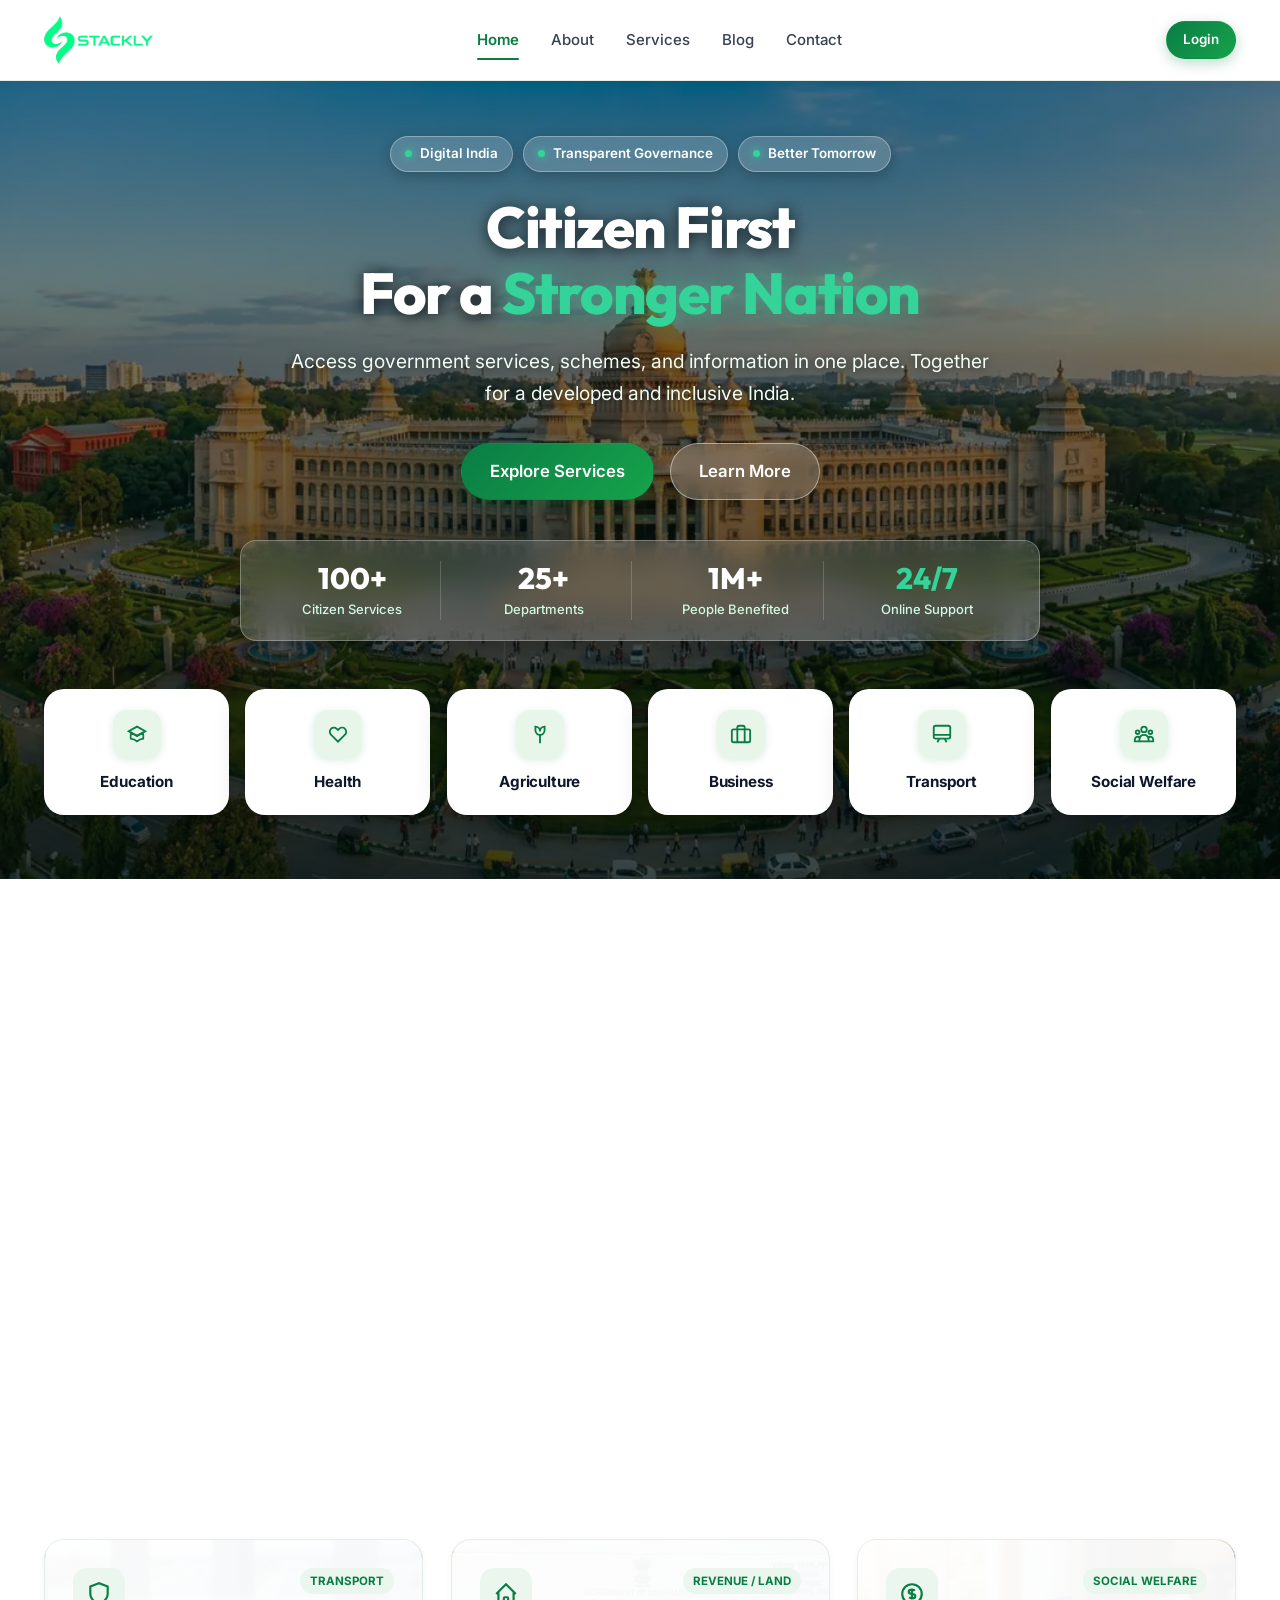
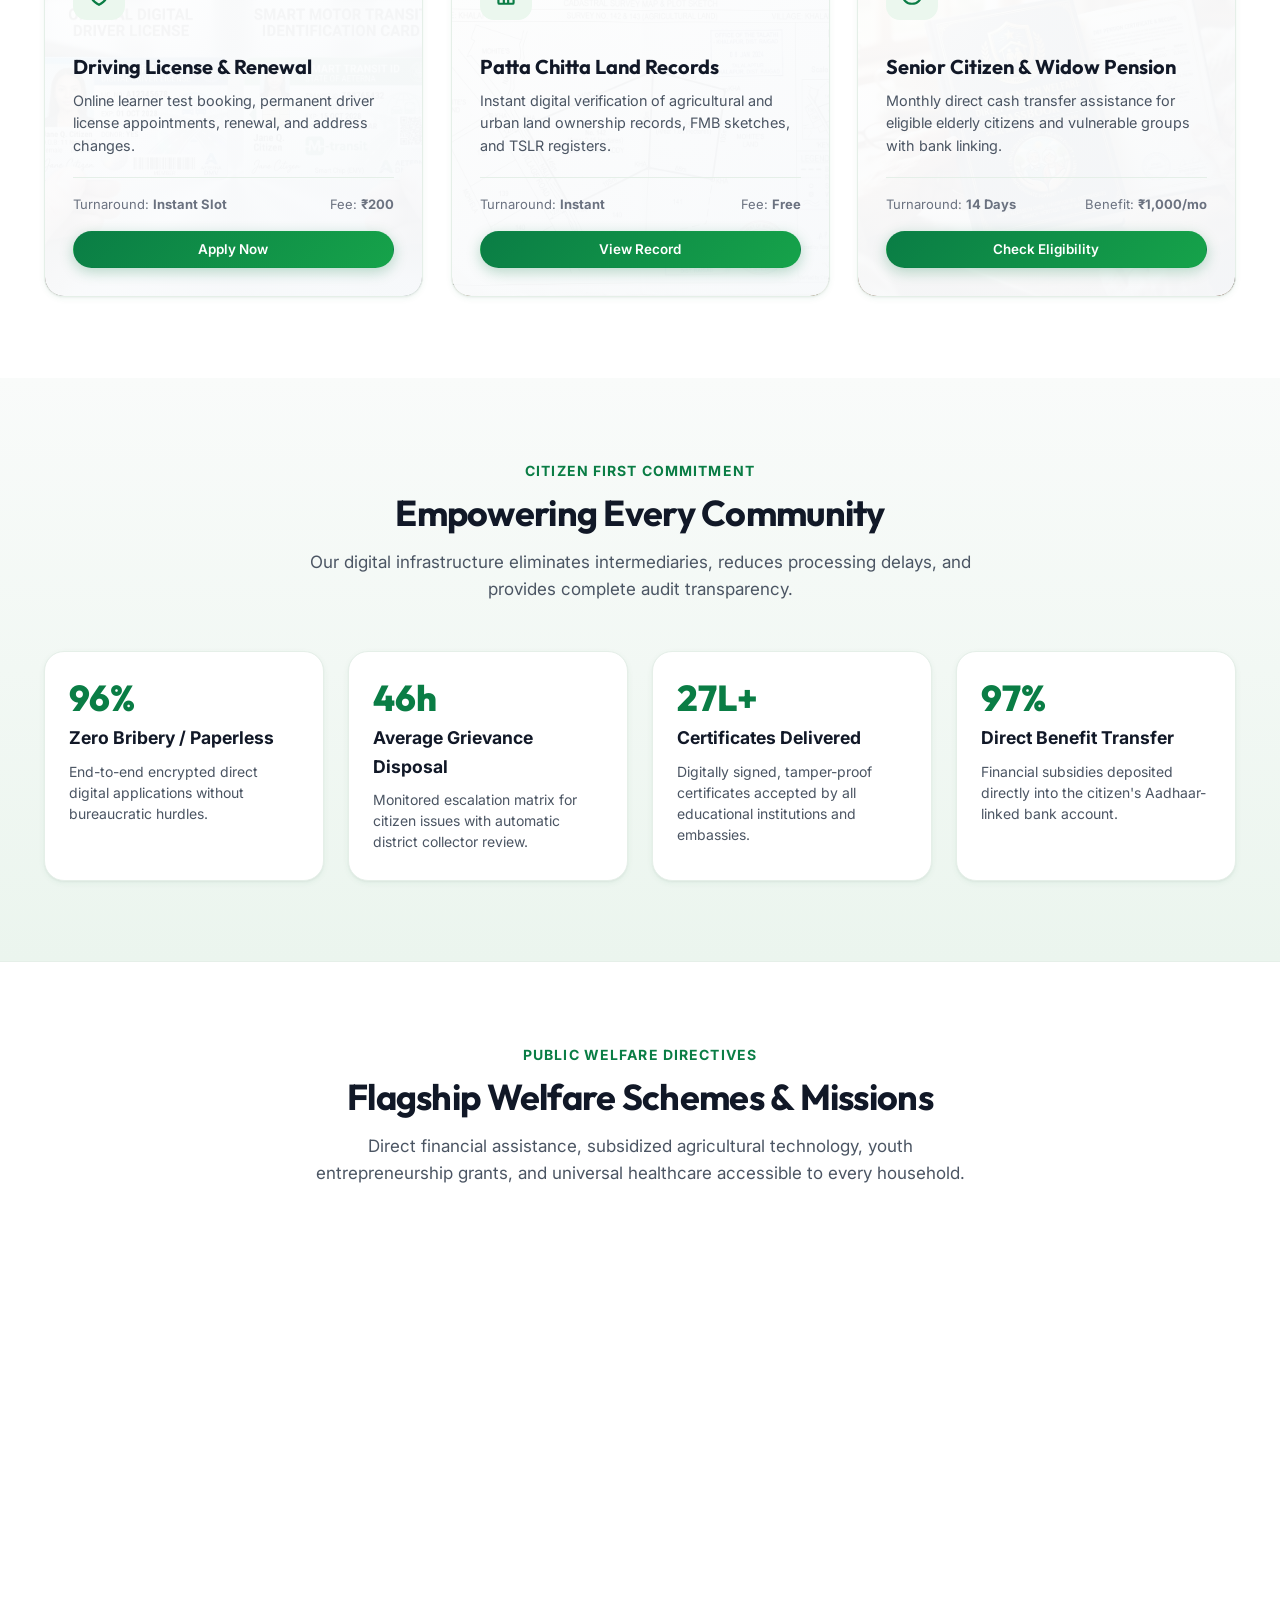
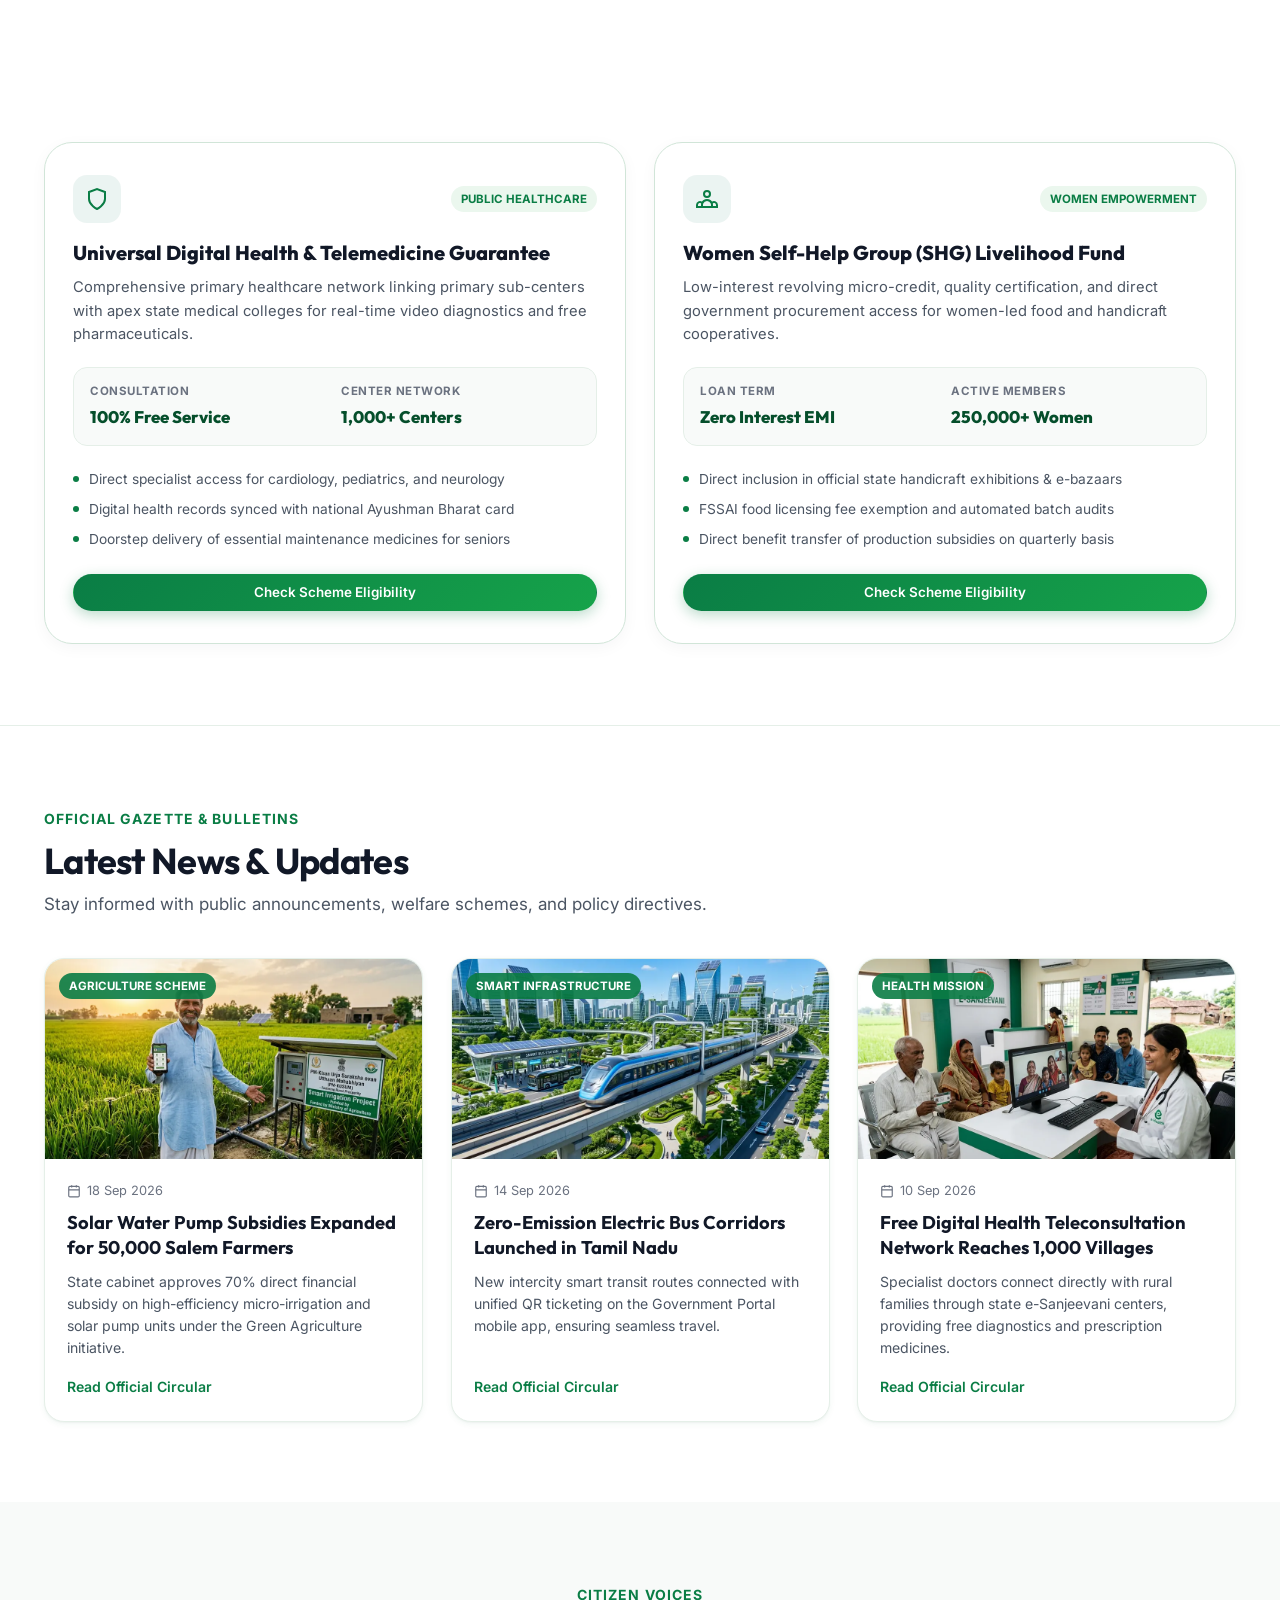
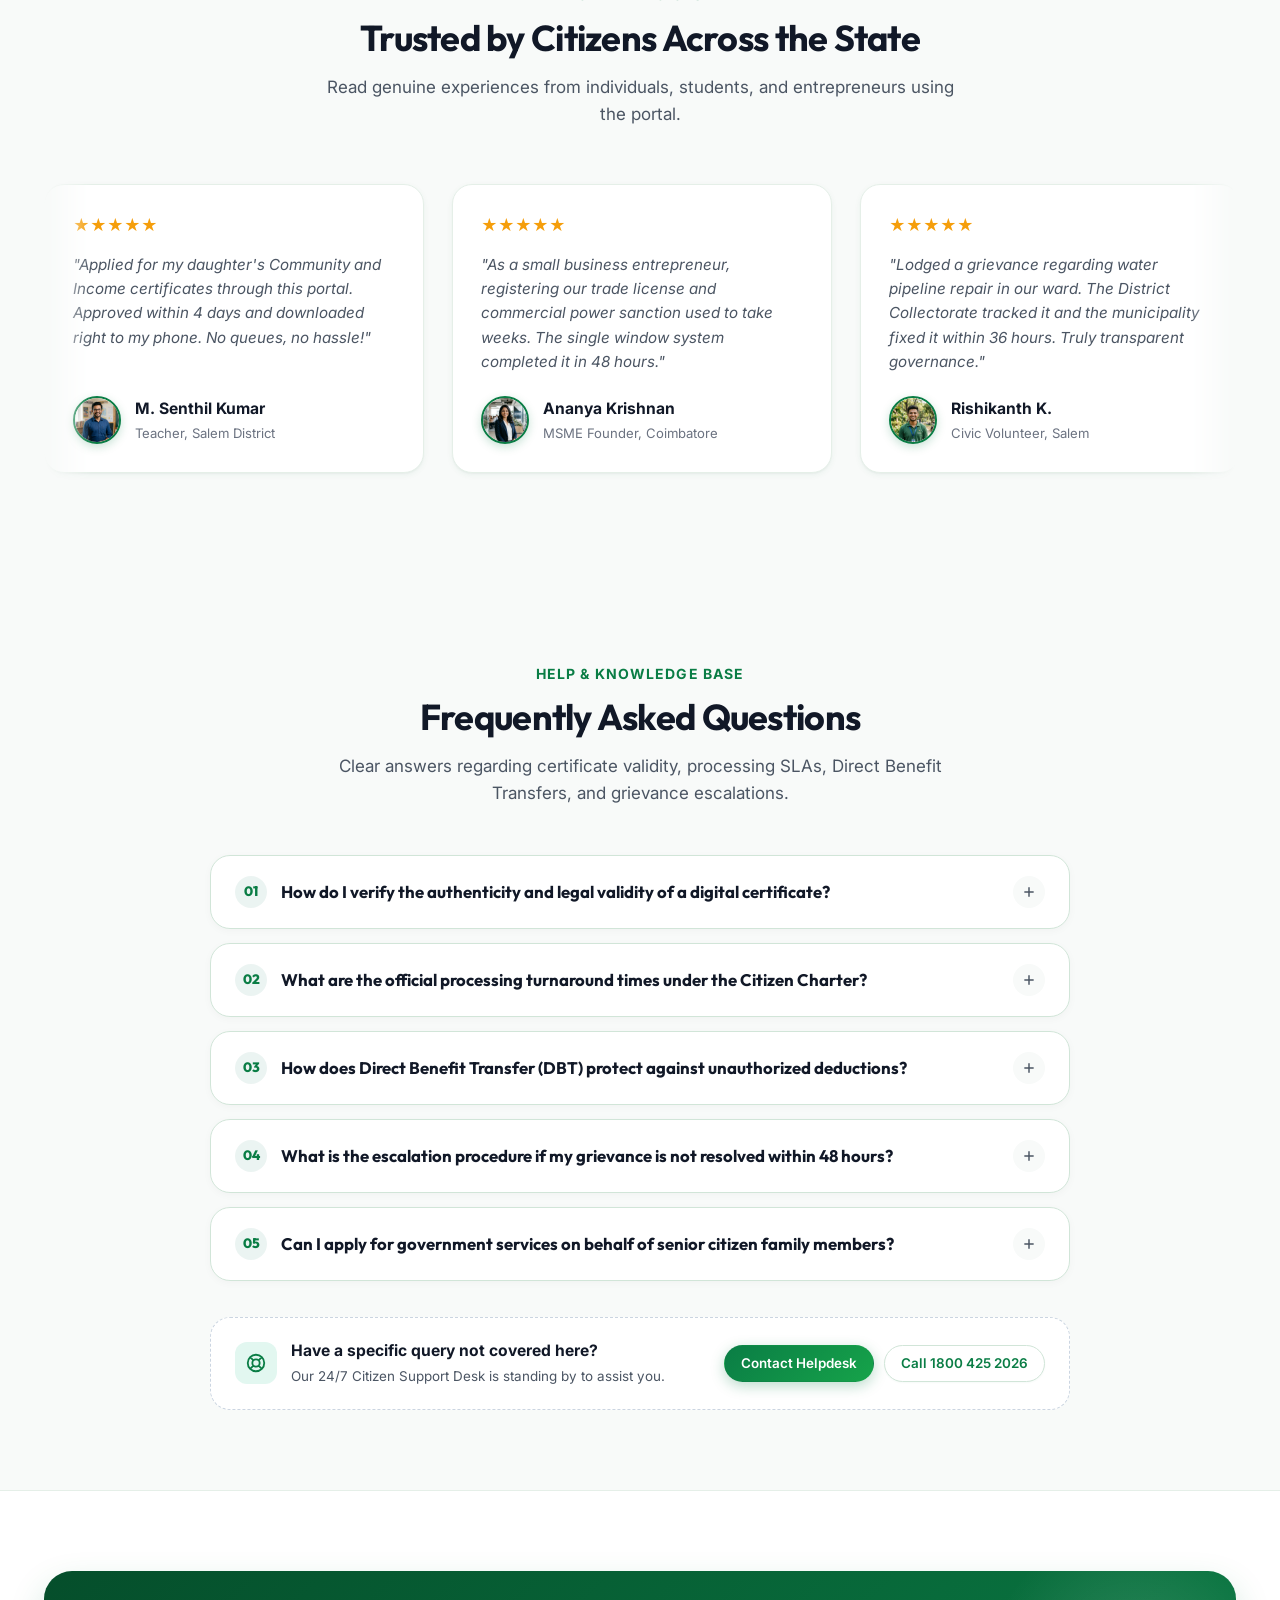
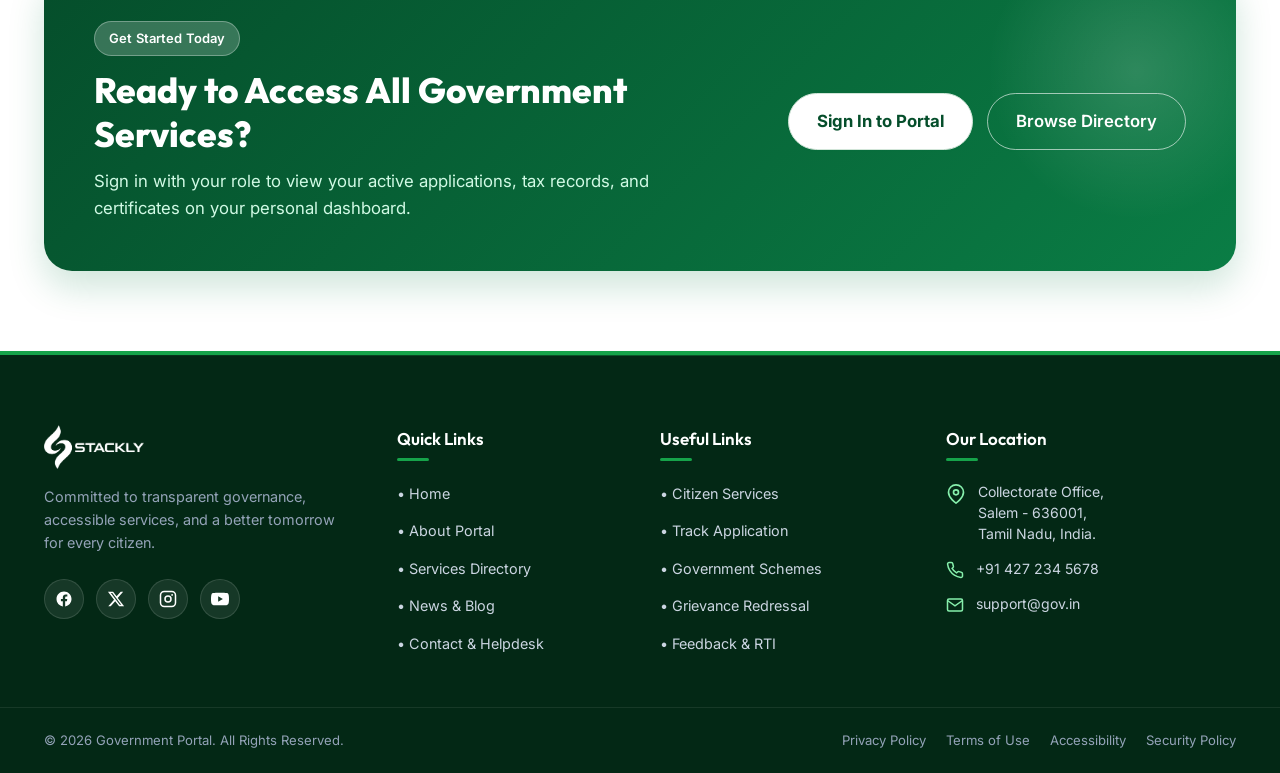
<file: index.html>
<!DOCTYPE html>
<html lang="en">
<head>
  <meta charset="UTF-8">
  <meta name="viewport" content="width=device-width, initial-scale=1.0">
  <title>Government Portal | Citizen First For a Stronger Nation</title>
  <meta name="description" content="Access government services, schemes, certificates, and information in one secure digital portal. Empowering citizens through transparent, accessible e-governance.">
  <link rel="stylesheet" href="css/main.css">
  <link rel="stylesheet" href="css/pages.css">
</head>
<body class="has-fixed-header">

  <!-- Government Portal Premium Split Preloader -->
  <div class="gov-preloader" id="gov-preloader" aria-hidden="true">
    <!-- Two Equal Halves (Split Screen Shutter) -->
    <div class="preloader-half preloader-half-left"></div>
    <div class="preloader-half preloader-half-right"></div>

    <!-- Centered Stackly Logo & Slogan Content -->
    <div class="preloader-center">
      <div class="preloader-logo-box">
        <img src="Assets/stackly_logo_clean.webp" alt="Stackly Government Portal" class="preloader-logo">
      </div>
      <p class="preloader-slogan">Citizen First For a Stronger Nation</p>
      <div class="preloader-progress-track">
        <div class="preloader-progress-fill"></div>
      </div>
    </div>
  </div>

  <!-- Main Fixed Header -->
  <header class="gov-header">
    <div class="container gov-nav-wrapper">
      <a href="index.html" class="gov-brand" aria-label="Government Portal Home">
        <div class="gov-logo-container">
          <img src="Assets/stackly_logo_clean.webp" alt="Stackly Government Portal" class="gov-logo-img">
        </div>
      </a>

      <!-- Desktop Navigation Menu -->
      <nav class="gov-nav-menu" aria-label="Primary Navigation">
        <a href="index.html" class="gov-nav-link active">Home</a>
        <a href="about.html" class="gov-nav-link">About</a>
        <a href="services.html" class="gov-nav-link">Services</a>
        <a href="blog.html" class="gov-nav-link">Blog</a>
        <a href="contact.html" class="gov-nav-link">Contact</a>
      </nav>

      <!-- Nav Actions -->
      <div class="gov-nav-actions">
        <a href="login.html" class="btn-gov-primary btn-gov-sm" id="header-login-btn">
          <span>Login</span>
        </a>
        <button type="button" class="gov-mobile-toggle" aria-label="Toggle Mobile Menu" aria-expanded="false">
          <span></span>
          <span></span>
          <span></span>
        </button>
      </div>
    </div>
  </header>

  <!-- Mobile Drawer Menu -->
  <div class="gov-mobile-drawer" id="mobile-drawer">
    <a href="index.html" class="mobile-nav-link active">Home</a>
    <a href="about.html" class="mobile-nav-link">About</a>
    <a href="services.html" class="mobile-nav-link">Services</a>
    <a href="blog.html" class="mobile-nav-link">Blog</a>
    <a href="contact.html" class="mobile-nav-link">Contact</a>
    <div class="mobile-drawer-footer">
      <a href="login.html" class="btn-gov-primary btn-mobile-login">Login</a>
    </div>
  </div>

  <main id="main-content">
    <!-- Hero Section -->
    <section class="hero-section">
      <!-- 5 Continuous Background Images Layer (2s Rotation) -->
      <div class="hero-bg-carousel">
        <div class="hero-bg-slide active" style="background-image: url('Assets/hero-parliament.webp');"></div>
        <div class="hero-bg-slide" style="background-image: url('Assets/hero-vidhana.webp');"></div>
        <div class="hero-bg-slide" style="background-image: url('Assets/hero-command.webp');"></div>
        <div class="hero-bg-slide" style="background-image: url('Assets/about-building.webp');"></div>
        <div class="hero-bg-slide" style="background-image: url('Assets/citizen-service.webp');"></div>
        <div class="hero-bg-overlay"></div>
      </div>

      <div class="container">
        <!-- Centered Hero Content -->
        <div class="hero-content hero-content-center fade-in-up">
          <div class="hero-badges-row">
            <span class="hero-pill"><span class="hero-pill-dot"></span> Digital India</span>
            <span class="hero-pill"><span class="hero-pill-dot"></span> Transparent Governance</span>
            <span class="hero-pill"><span class="hero-pill-dot"></span> Better Tomorrow</span>
          </div>

          <h1 class="hero-title">
            <span class="anim-hero-left">Citizen First</span><br>
            <span class="anim-hero-right">For a <span class="highlight-green">Stronger Nation</span></span>
          </h1>

          <p class="hero-subtitle anim-hero-up">
            Access government services, schemes, and information in one place. Together for a developed and inclusive India.
          </p>

          <div class="hero-cta-group">
            <a href="404.html" class="btn-gov-primary btn-gov-lg anim-hero-btn-left">
              <span>Explore Services</span>
            </a>
            <a href="404.html" class="btn-gov-secondary btn-gov-lg anim-hero-btn-right">
              <span>Learn More</span>
            </a>
          </div>

          <!-- Stats Row -->
          <div class="hero-stats-row">
            <div class="hero-stat-item">
              <span class="hero-stat-number counter-val" data-target="100" data-suffix="+">100+</span>
              <span class="hero-stat-label">Citizen Services</span>
            </div>
            <div class="hero-stat-item">
              <span class="hero-stat-number counter-val" data-target="25" data-suffix="+">25+</span>
              <span class="hero-stat-label">Departments</span>
            </div>
            <div class="hero-stat-item">
              <span class="hero-stat-number counter-val" data-target="1" data-suffix="M+">1M+</span>
              <span class="hero-stat-label">People Benefited</span>
            </div>
            <div class="hero-stat-item">
              <span class="hero-stat-number" style="color: #34D399;">24/7</span>
              <span class="hero-stat-label">Online Support</span>
            </div>
          </div>
        </div>

        <!-- Hero Quick Categories Strip (Sequential Arrange Animation & Hover Background Images) -->
        <div class="hero-categories-bar" id="hero-categories-bar">
          <!-- 1. Education -->
          <div class="hero-cat-card hero-cat-1" data-cat="education">
            <div class="hero-cat-bg" style="background-image: url('Assets/cat-education.webp');"></div>
            <div class="hero-cat-bg-overlay"></div>
            <div class="hero-cat-content">
              <div class="hero-cat-icon">
                <svg width="22" height="22" fill="none" stroke="currentColor" stroke-width="2" viewBox="0 0 24 24"><path d="M12 14l9-5-9-5-9 5 9 5z"/><path d="M12 14l6.16-3.422a12.083 12.083 0 01.665 6.479A11.952 11.952 0 0012 20.055a11.952 11.952 0 00-6.824-2.998 12.078 12.078 0 01.665-6.479L12 14z"/></svg>
              </div>
              <span class="hero-cat-label">Education</span>
            </div>
          </div>

          <!-- 2. Health -->
          <div class="hero-cat-card hero-cat-2" data-cat="health">
            <div class="hero-cat-bg" style="background-image: url('Assets/news-health.webp');"></div>
            <div class="hero-cat-bg-overlay"></div>
            <div class="hero-cat-content">
              <div class="hero-cat-icon">
                <svg width="22" height="22" fill="none" stroke="currentColor" stroke-width="2" viewBox="0 0 24 24"><path d="M4.318 6.318a4.5 4.5 0 000 6.364L12 20.364l7.682-7.682a4.5 4.5 0 00-6.364-6.364L12 7.636l-1.318-1.318a4.5 4.5 0 00-6.364 0z"/></svg>
              </div>
              <span class="hero-cat-label">Health</span>
            </div>
          </div>

          <!-- 3. Agriculture -->
          <div class="hero-cat-card hero-cat-3" data-cat="agriculture">
            <div class="hero-cat-bg" style="background-image: url('Assets/news-agriculture.webp');"></div>
            <div class="hero-cat-bg-overlay"></div>
            <div class="hero-cat-content">
              <div class="hero-cat-icon">
                <svg width="22" height="22" fill="none" stroke="currentColor" stroke-width="2" viewBox="0 0 24 24"><path d="M12 22v-9"/><path d="M12 13a5 5 0 0 0 5-5V4a5 5 0 0 0-5 5"/><path d="M12 13a5 5 0 0 1-5-5V4a5 5 0 0 1 5 5"/></svg>
              </div>
              <span class="hero-cat-label">Agriculture</span>
            </div>
          </div>

          <!-- 4. Business -->
          <div class="hero-cat-card hero-cat-4" data-cat="business">
            <div class="hero-cat-bg" style="background-image: url('Assets/card-bg-trade.webp');"></div>
            <div class="hero-cat-bg-overlay"></div>
            <div class="hero-cat-content">
              <div class="hero-cat-icon">
                <svg width="22" height="22" fill="none" stroke="currentColor" stroke-width="2" viewBox="0 0 24 24"><rect x="2" y="7" width="20" height="14" rx="2" ry="2"/><path d="M16 21V5a2 2 0 00-2-2h-4a2 2 0 00-2 2v16"/></svg>
              </div>
              <span class="hero-cat-label">Business</span>
            </div>
          </div>

          <!-- 5. Transport -->
          <div class="hero-cat-card hero-cat-5" data-cat="transport">
            <div class="hero-cat-bg" style="background-image: url('Assets/news-transport.webp');"></div>
            <div class="hero-cat-bg-overlay"></div>
            <div class="hero-cat-content">
              <div class="hero-cat-icon">
                <svg width="22" height="22" fill="none" stroke="currentColor" stroke-width="2" viewBox="0 0 24 24"><rect x="3" y="3" width="18" height="14" rx="2"/><path d="M3 13h18M7 21l2-4M17 21l-2-4"/></svg>
              </div>
              <span class="hero-cat-label">Transport</span>
            </div>
          </div>

          <!-- 6. Social Welfare -->
          <div class="hero-cat-card hero-cat-6" data-cat="social-welfare">
            <div class="hero-cat-bg" style="background-image: url('Assets/card-bg-community.webp');"></div>
            <div class="hero-cat-bg-overlay"></div>
            <div class="hero-cat-content">
              <div class="hero-cat-icon">
                <svg width="22" height="22" fill="none" stroke="currentColor" stroke-width="2" viewBox="0 0 24 24"><path d="M17 20h5v-2a3 3 0 00-5.356-1.857M17 20H7m10 0v-2c0-.656-.126-1.283-.356-1.857M7 20H2v-2a3 3 0 015.356-1.857M7 20v-2c0-.656.126-1.283.356-1.857m0 0a5.002 5.002 0 019.288 0M15 7a3 3 0 11-6 0 3 3 0 016 0zm6 3a2 2 0 11-4 0 2 2 0 014 0zM7 10a2 2 0 11-4 0 2 2 0 014 0z"/></svg>
              </div>
              <span class="hero-cat-label">Social Welfare</span>
            </div>
          </div>
        </div>
      </div>
    </section>

    <!-- Popular Government Services Section -->
    <section class="section-padding" style="background: #FFFFFF; overflow: hidden;">
      <div class="container">
        <div style="text-align: center; max-width: 640px; margin: 0 auto 48px;" class="fade-in-up">
          <span class="section-tag">Direct Public Access</span>
          <h2 class="section-title">Popular Citizen Services</h2>
          <p class="section-subtitle" style="margin: 0 auto;">
            Apply, track, and download digitally signed government certificates and approvals without visiting local counters.
          </p>
        </div>

        <div class="services-grid">
          <!-- Card 1: Comes from Left -->
          <div class="service-card card-bg-1 anim-card-left delay-1">
            <div>
              <div class="service-card-top">
                <div class="gov-card-icon">
                  <svg width="26" height="26" fill="none" stroke="currentColor" stroke-width="2" viewBox="0 0 24 24"><path d="M9 12h6m-6 4h6m2 5H7a2 2 0 01-2-2V5a2 2 0 012-2h5.586a1 1 0 01.707.293l5.414 5.414a1 1 0 01.293.707V19a2 2 0 01-2 2z"/></svg>
                </div>
                <span class="service-tag">Certificates</span>
              </div>
              <h3 class="service-card-title">Birth & Death Registration</h3>
              <p class="service-card-desc">
                Official digital registration and certified copy issuance with QR-code cryptographic verification.
              </p>
            </div>
            <div>
              <div class="service-card-meta">
                <span>Turnaround: <strong>3-5 Days</strong></span>
                <span>Fee: <strong>₹50</strong></span>
              </div>
              <div style="margin-top: 16px;">
                <a href="404.html" class="btn-gov-primary btn-gov-sm" style="width: 100%;">Apply Now</a>
              </div>
            </div>
          </div>

          <!-- Card 2: Comes from Down -->
          <div class="service-card card-bg-2 anim-card-down delay-2">
            <div>
              <div class="service-card-top">
                <div class="gov-card-icon">
                  <svg width="26" height="26" fill="none" stroke="currentColor" stroke-width="2" viewBox="0 0 24 24"><path d="M16 7a4 4 0 11-8 0 4 4 0 018 0zM12 14a7 7 0 00-7 7h14a7 7 0 00-7-7z"/></svg>
                </div>
                <span class="service-tag">Revenue</span>
              </div>
              <h3 class="service-card-title">Community & Caste Certificate</h3>
              <p class="service-card-desc">
                Revenue department verification for education reservations, scholarships, and public welfare schemes.
              </p>
            </div>
            <div>
              <div class="service-card-meta">
                <span>Turnaround: <strong>7 Days</strong></span>
                <span>Fee: <strong>₹60</strong></span>
              </div>
              <div style="margin-top: 16px;">
                <a href="404.html" class="btn-gov-primary btn-gov-sm" style="width: 100%;">Apply Now</a>
              </div>
            </div>
          </div>

          <!-- Card 3: Comes from Right -->
          <div class="service-card card-bg-3 anim-card-right delay-3">
            <div>
              <div class="service-card-top">
                <div class="gov-card-icon">
                  <svg width="26" height="26" fill="none" stroke="currentColor" stroke-width="2" viewBox="0 0 24 24"><rect x="3" y="4" width="18" height="16" rx="3"/><path d="M7 8h10M7 12h6M7 16h4"/></svg>
                </div>
                <span class="service-tag">Civil Supplies</span>
              </div>
              <h3 class="service-card-title">Smart Ration Card Services</h3>
              <p class="service-card-desc">
                Apply for new electronic family ration card, member additions, address corrections, and fair-price grain allocations.
              </p>
            </div>
            <div>
              <div class="service-card-meta">
                <span>Turnaround: <strong>10 Days</strong></span>
                <span>Fee: <strong>Free</strong></span>
              </div>
              <div style="margin-top: 16px;">
                <a href="404.html" class="btn-gov-primary btn-gov-sm" style="width: 100%;">Apply Now</a>
              </div>
            </div>
          </div>

          <!-- Card 4: Comes from Left -->
          <div class="service-card card-bg-4 anim-card-left delay-2">
            <div>
              <div class="service-card-top">
                <div class="gov-card-icon">
                  <svg width="26" height="26" fill="none" stroke="currentColor" stroke-width="2" viewBox="0 0 24 24"><path d="M12 22s8-4 8-10V5l-8-3-8 3v7c0 6 8 10 8 10z"/></svg>
                </div>
                <span class="service-tag">Transport</span>
              </div>
              <h3 class="service-card-title">Driving License & Renewal</h3>
              <p class="service-card-desc">
                Online learner test booking, permanent driver license appointments, renewal, and address changes.
              </p>
            </div>
            <div>
              <div class="service-card-meta">
                <span>Turnaround: <strong>Instant Slot</strong></span>
                <span>Fee: <strong>₹200</strong></span>
              </div>
              <div style="margin-top: 16px;">
                <a href="404.html" class="btn-gov-primary btn-gov-sm" style="width: 100%;">Apply Now</a>
              </div>
            </div>
          </div>

          <!-- Card 5: Comes from Down -->
          <div class="service-card card-bg-5 anim-card-down delay-3">
            <div>
              <div class="service-card-top">
                <div class="gov-card-icon">
                  <svg width="26" height="26" fill="none" stroke="currentColor" stroke-width="2" viewBox="0 0 24 24"><path d="M3 12l2-2m0 0l7-7 7 7M5 10v10a1 1 0 001 1h3m10-11l2 2m-2-2v10a1 1 0 01-1 1h-3m-6 0a1 1 0 001-1v-4a1 1 0 011-1h2a1 1 0 011 1v4a1 1 0 001 1m-6 0h6"/></svg>
                </div>
                <span class="service-tag">Revenue / Land</span>
              </div>
              <h3 class="service-card-title">Patta Chitta Land Records</h3>
              <p class="service-card-desc">
                Instant digital verification of agricultural and urban land ownership records, FMB sketches, and TSLR registers.
              </p>
            </div>
            <div>
              <div class="service-card-meta">
                <span>Turnaround: <strong>Instant</strong></span>
                <span>Fee: <strong>Free</strong></span>
              </div>
              <div style="margin-top: 16px;">
                <a href="404.html" class="btn-gov-primary btn-gov-sm" style="width: 100%;">View Record</a>
              </div>
            </div>
          </div>

          <!-- Card 6: Comes from Right -->
          <div class="service-card card-bg-6 anim-card-right delay-4">
            <div>
              <div class="service-card-top">
                <div class="gov-card-icon">
                  <svg width="26" height="26" fill="none" stroke="currentColor" stroke-width="2" viewBox="0 0 24 24"><path d="M12 8c-1.657 0-3 .895-3 2s1.343 2 3 2 3 .895 3 2-1.343 2-3 2m0-8c1.11 0 2.08.402 2.599 1M12 8V7m0 1v8m0 0v1m0-1c-1.11 0-2.08-.402-2.599-1M21 12a9 9 0 11-18 0 9 9 0 0118 0z"/></svg>
                </div>
                <span class="service-tag">Social Welfare</span>
              </div>
              <h3 class="service-card-title">Senior Citizen & Widow Pension</h3>
              <p class="service-card-desc">
                Monthly direct cash transfer assistance for eligible elderly citizens and vulnerable groups with bank linking.
              </p>
            </div>
            <div>
              <div class="service-card-meta">
                <span>Turnaround: <strong>14 Days</strong></span>
                <span>Benefit: <strong>₹1,000/mo</strong></span>
              </div>
              <div style="margin-top: 16px;">
                <a href="404.html" class="btn-gov-primary btn-gov-sm" style="width: 100%;">Check Eligibility</a>
              </div>
            </div>
          </div>
        </div>
      </div>
    </section>

    <!-- Citizen Benefits & Governance Metrics -->
    <section class="section-padding benefits-section" style="overflow: hidden;">
      <div class="container">
        <div style="text-align: center; max-width: 680px; margin: 0 auto 48px; overflow: hidden;">
          <span class="section-tag fade-in-up">Citizen First Commitment</span>
          <h2 class="section-title">Empowering Every Community</h2>
          <p class="section-subtitle" style="margin: 0 auto;">
            Our digital infrastructure eliminates intermediaries, reduces processing delays, and provides complete audit transparency.
          </p>
        </div>

        <div class="benefits-grid">
          <div class="benefit-card benefit-bg-1 fade-in-up delay-1">
            <span class="benefit-number counter-val" data-target="99" data-suffix="%">0%</span>
            <h4>Zero Bribery / Paperless</h4>
            <p>End-to-end encrypted direct digital applications without bureaucratic hurdles.</p>
          </div>

          <div class="benefit-card benefit-bg-2 fade-in-up delay-2">
            <span class="benefit-number counter-val" data-target="48" data-suffix="h">0h</span>
            <h4>Average Grievance Disposal</h4>
            <p>Monitored escalation matrix for citizen issues with automatic district collector review.</p>
          </div>

          <div class="benefit-card benefit-bg-3 fade-in-up delay-3">
            <span class="benefit-number counter-val" data-target="28" data-suffix="L+">0L+</span>
            <h4>Certificates Delivered</h4>
            <p>Digitally signed, tamper-proof certificates accepted by all educational institutions and embassies.</p>
          </div>

          <div class="benefit-card benefit-bg-4 fade-in-up delay-4">
            <span class="benefit-number counter-val" data-target="100" data-suffix="%">0%</span>
            <h4>Direct Benefit Transfer</h4>
            <p>Financial subsidies deposited directly into the citizen's Aadhaar-linked bank account.</p>
          </div>
        </div>
      </div>
    </section>

    <!-- Flagship Welfare Schemes & National Missions Section -->
    <section class="section-padding schemes-section" id="section-flagship-schemes">
      <div class="container">
        <div style="text-align: center; max-width: 680px; margin: 0 auto 48px;" class="fade-in-up">
          <span class="section-tag">Public Welfare Directives</span>
          <h2 class="section-title">Flagship Welfare Schemes & Missions</h2>
          <p class="section-subtitle" style="margin: 0 auto;">
            Direct financial assistance, subsidized agricultural technology, youth entrepreneurship grants, and universal healthcare accessible to every household.
          </p>
        </div>

        <div class="schemes-grid">
          <!-- Scheme 1: Solar Agriculture -->
          <div class="scheme-card anim-card-left delay-1">
            <div>
              <div class="scheme-card-top">
                <div class="scheme-icon-box">
                  <svg width="24" height="24" fill="none" stroke="currentColor" stroke-width="2" viewBox="0 0 24 24"><path d="M12 2a9 9 0 019 9c0 4.97-4.03 9-9 9s-9-4.03-9-9a9 9 0 019-9z"/><path d="M12 6v10M9 10l3-3 3 3"/></svg>
                </div>
                <span class="service-tag">Agriculture & Solar</span>
              </div>
              <h3 class="scheme-title">Solar Micro-Irrigation & Farmer Pump Subsidy</h3>
              <p class="scheme-desc">
                High-efficiency autonomous solar water pump installations for marginal and smallholders, replacing fossil diesel sets with zero grid dependency.
              </p>
              <div class="scheme-metrics-bar">
                <div class="scheme-metric-item">
                  <span class="scheme-metric-label">Direct Subsidy</span>
                  <span class="scheme-metric-value">70% Financial Aid</span>
                </div>
                <div class="scheme-metric-item">
                  <span class="scheme-metric-label">Allocated Fund</span>
                  <span class="scheme-metric-value">₹4,500 Crore</span>
                </div>
              </div>
              <ul class="scheme-features-list">
                <li class="scheme-feature-item">
                  <span class="scheme-feature-dot"></span>
                  <span>Direct benefit transfer into Aadhaar-linked farmer accounts</span>
                </li>
                <li class="scheme-feature-item">
                  <span class="scheme-feature-dot"></span>
                  <span>5-year comprehensive maintenance & telemetry warranty</span>
                </li>
                <li class="scheme-feature-item">
                  <span class="scheme-feature-dot"></span>
                  <span>Priority allocation for drought-prone agricultural taluks</span>
                </li>
              </ul>
            </div>
            <div>
              <a href="404.html" class="btn-gov-primary btn-gov-sm" style="width: 100%;">Check Scheme Eligibility</a>
            </div>
          </div>

          <!-- Scheme 2: Youth Skill & Startup -->
          <div class="scheme-card anim-card-right delay-2">
            <div>
              <div class="scheme-card-top">
                <div class="scheme-icon-box">
                  <svg width="24" height="24" fill="none" stroke="currentColor" stroke-width="2" viewBox="0 0 24 24"><rect x="2" y="7" width="20" height="14" rx="2" ry="2"/><path d="M16 21V5a2 2 0 00-2-2h-4a2 2 0 00-2 2v16"/></svg>
                </div>
                <span class="service-tag">Youth & Enterprise</span>
              </div>
              <h3 class="scheme-title">Chief Minister Youth Skill & Startup Grant</h3>
              <p class="scheme-desc">
                Collateral-free seed capital, specialized technical incubations, and digital marketing subsidies for innovative rural and urban youth enterprises.
              </p>
              <div class="scheme-metrics-bar">
                <div class="scheme-metric-item">
                  <span class="scheme-metric-label">Seed Capital</span>
                  <span class="scheme-metric-value">Up to ₹5 Lakh</span>
                </div>
                <div class="scheme-metric-item">
                  <span class="scheme-metric-label">Target Cohort</span>
                  <span class="scheme-metric-value">50,000 Grads</span>
                </div>
              </div>
              <ul class="scheme-features-list">
                <li class="scheme-feature-item">
                  <span class="scheme-feature-dot"></span>
                  <span>Zero-collateral bank linkage with government credit guarantee</span>
                </li>
                <li class="scheme-feature-item">
                  <span class="scheme-feature-dot"></span>
                  <span>Integrated cloud tools, GST registration, and trade mentor desk</span>
                </li>
                <li class="scheme-feature-item">
                  <span class="scheme-feature-dot"></span>
                  <span>Special 25% grant rebate for green technology solutions</span>
                </li>
              </ul>
            </div>
            <div>
              <a href="404.html" class="btn-gov-primary btn-gov-sm" style="width: 100%;">Check Scheme Eligibility</a>
            </div>
          </div>

          <!-- Scheme 3: Health Mission -->
          <div class="scheme-card anim-card-left delay-3">
            <div>
              <div class="scheme-card-top">
                <div class="scheme-icon-box">
                  <svg width="24" height="24" fill="none" stroke="currentColor" stroke-width="2" viewBox="0 0 24 24"><path d="M12 22s8-4 8-10V5l-8-3-8 3v7c0 6 8 10 8 10z"/></svg>
                </div>
                <span class="service-tag">Public Healthcare</span>
              </div>
              <h3 class="scheme-title">Universal Digital Health & Telemedicine Guarantee</h3>
              <p class="scheme-desc">
                Comprehensive primary healthcare network linking primary sub-centers with apex state medical colleges for real-time video diagnostics and free pharmaceuticals.
              </p>
              <div class="scheme-metrics-bar">
                <div class="scheme-metric-item">
                  <span class="scheme-metric-label">Consultation</span>
                  <span class="scheme-metric-value">100% Free Service</span>
                </div>
                <div class="scheme-metric-item">
                  <span class="scheme-metric-label">Center Network</span>
                  <span class="scheme-metric-value">1,000+ Centers</span>
                </div>
              </div>
              <ul class="scheme-features-list">
                <li class="scheme-feature-item">
                  <span class="scheme-feature-dot"></span>
                  <span>Direct specialist access for cardiology, pediatrics, and neurology</span>
                </li>
                <li class="scheme-feature-item">
                  <span class="scheme-feature-dot"></span>
                  <span>Digital health records synced with national Ayushman Bharat card</span>
                </li>
                <li class="scheme-feature-item">
                  <span class="scheme-feature-dot"></span>
                  <span>Doorstep delivery of essential maintenance medicines for seniors</span>
                </li>
              </ul>
            </div>
            <div>
              <a href="404.html" class="btn-gov-primary btn-gov-sm" style="width: 100%;">Check Scheme Eligibility</a>
            </div>
          </div>

          <!-- Scheme 4: Women SHG -->
          <div class="scheme-card anim-card-right delay-4">
            <div>
              <div class="scheme-card-top">
                <div class="scheme-icon-box">
                  <svg width="24" height="24" fill="none" stroke="currentColor" stroke-width="2" viewBox="0 0 24 24"><path d="M17 20h5v-2a3 3 0 00-5.356-1.857M17 20H7m10 0v-2c0-.656-.126-1.283-.356-1.857M7 20H2v-2a3 3 0 015.356-1.857M7 20v-2c0-.656.126-1.283.356-1.857m0 0a5.002 5.002 0 019.288 0M15 7a3 3 0 11-6 0 3 3 0 016 0z"/></svg>
                </div>
                <span class="service-tag">Women Empowerment</span>
              </div>
              <h3 class="scheme-title">Women Self-Help Group (SHG) Livelihood Fund</h3>
              <p class="scheme-desc">
                Low-interest revolving micro-credit, quality certification, and direct government procurement access for women-led food and handicraft cooperatives.
              </p>
              <div class="scheme-metrics-bar">
                <div class="scheme-metric-item">
                  <span class="scheme-metric-label">Loan Term</span>
                  <span class="scheme-metric-value">Zero Interest EMI</span>
                </div>
                <div class="scheme-metric-item">
                  <span class="scheme-metric-label">Active Members</span>
                  <span class="scheme-metric-value">250,000+ Women</span>
                </div>
              </div>
              <ul class="scheme-features-list">
                <li class="scheme-feature-item">
                  <span class="scheme-feature-dot"></span>
                  <span>Direct inclusion in official state handicraft exhibitions & e-bazaars</span>
                </li>
                <li class="scheme-feature-item">
                  <span class="scheme-feature-dot"></span>
                  <span>FSSAI food licensing fee exemption and automated batch audits</span>
                </li>
                <li class="scheme-feature-item">
                  <span class="scheme-feature-dot"></span>
                  <span>Direct benefit transfer of production subsidies on quarterly basis</span>
                </li>
              </ul>
            </div>
            <div>
              <a href="404.html" class="btn-gov-primary btn-gov-sm" style="width: 100%;">Check Scheme Eligibility</a>
            </div>
          </div>
        </div>
      </div>
    </section>

    <!-- Latest News & Government Announcements -->
    <section class="section-padding" style="background: #FFFFFF; overflow: hidden;">
      <div class="container">
        <div style="margin-bottom: 40px;">
          <span class="section-tag fade-in-up">Official Gazette & Bulletins</span>
          <h2 class="section-title" style="margin-bottom: 8px;">Latest News & Updates</h2>
          <p class="section-subtitle" style="margin-bottom: 0;">Stay informed with public announcements, welfare schemes, and policy directives.</p>
        </div>

        <div class="news-grid news-shuffle-grid" id="news-shuffle-grid">
          <!-- News Card 1 (Shuffles from 3rd to 1st) -->
          <article class="news-card news-card-1">
            <div class="news-card-img-wrap">
              <img src="Assets/news-agriculture.webp" alt="Farmer benefiting from solar irrigation scheme">
              <span class="news-category-badge">Agriculture Scheme</span>
            </div>
            <div class="news-card-body">
              <div class="news-card-date">
                <svg width="14" height="14" fill="none" stroke="currentColor" stroke-width="2" viewBox="0 0 24 24"><rect x="3" y="4" width="18" height="18" rx="2" ry="2"/><path d="M16 2v4M8 2v4M3 10h18"/></svg>
                <span>18 Sep 2026</span>
              </div>
              <h3 class="news-card-title">Solar Water Pump Subsidies Expanded for 50,000 Salem Farmers</h3>
              <p class="news-card-excerpt">
                State cabinet approves 70% direct financial subsidy on high-efficiency micro-irrigation and solar pump units under the Green Agriculture initiative.
              </p>
              <a href="404.html" class="news-read-btn">
                <span>Read Official Circular</span>
              </a>
            </div>
          </article>

          <!-- News Card 2 (Presents in Center) -->
          <article class="news-card news-card-2">
            <div class="news-card-img-wrap">
              <img src="Assets/news-transport.webp" alt="Electric rapid transit train and smart bus station">
              <span class="news-category-badge">Smart Infrastructure</span>
            </div>
            <div class="news-card-body">
              <div class="news-card-date">
                <svg width="14" height="14" fill="none" stroke="currentColor" stroke-width="2" viewBox="0 0 24 24"><rect x="3" y="4" width="18" height="18" rx="2" ry="2"/><path d="M16 2v4M8 2v4M3 10h18"/></svg>
                <span>14 Sep 2026</span>
              </div>
              <h3 class="news-card-title">Zero-Emission Electric Bus Corridors Launched in Tamil Nadu</h3>
              <p class="news-card-excerpt">
                New intercity smart transit routes connected with unified QR ticketing on the Government Portal mobile app, ensuring seamless travel.
              </p>
              <a href="404.html" class="news-read-btn">
                <span>Read Official Circular</span>
              </a>
            </div>
          </article>

          <!-- News Card 3 (Shuffles from 1st to 3rd) -->
          <article class="news-card news-card-3">
            <div class="news-card-img-wrap">
              <img src="Assets/news-health.webp" alt="Telemedicine healthcare center in rural district">
              <span class="news-category-badge">Health Mission</span>
            </div>
            <div class="news-card-body">
              <div class="news-card-date">
                <svg width="14" height="14" fill="none" stroke="currentColor" stroke-width="2" viewBox="0 0 24 24"><rect x="3" y="4" width="18" height="18" rx="2" ry="2"/><path d="M16 2v4M8 2v4M3 10h18"/></svg>
                <span>10 Sep 2026</span>
              </div>
              <h3 class="news-card-title">Free Digital Health Teleconsultation Network Reaches 1,000 Villages</h3>
              <p class="news-card-excerpt">
                Specialist doctors connect directly with rural families through state e-Sanjeevani centers, providing free diagnostics and prescription medicines.
              </p>
              <a href="404.html" class="news-read-btn">
                <span>Read Official Circular</span>
              </a>
            </div>
          </article>
        </div>
      </div>
    </section>

    <!-- Citizen Testimonials / Feedback -->
    <section class="section-padding" style="background: var(--bg-surface);">
      <div class="container">
        <div style="text-align: center; max-width: 640px; margin: 0 auto 44px;" class="fade-in-up">
          <span class="section-tag">Citizen Voices</span>
          <h2 class="section-title">Trusted by Citizens Across the State</h2>
          <p class="section-subtitle" style="margin: 0 auto;">Read genuine experiences from individuals, students, and entrepreneurs using the portal.</p>
        </div>

        <div class="testimonials-marquee-wrapper" id="testimonials-marquee">
          <div class="testimonials-marquee-track">
            <!-- Card 1: M. Senthil Kumar -->
            <div class="testimonial-card">
              <div>
                <div class="testimonial-stars">&#9733;&#9733;&#9733;&#9733;&#9733;</div>
                <p class="testimonial-quote">
                  "Applied for my daughter's Community and Income certificates through this portal. Approved within 4 days and downloaded right to my phone. No queues, no hassle!"
                </p>
              </div>
              <div class="testimonial-author">
                <img src="Assets/citizen-senthil.webp" alt="M. Senthil Kumar" class="author-avatar-img">
                <div class="author-info">
                  <h5>M. Senthil Kumar</h5>
                  <p>Teacher, Salem District</p>
                </div>
              </div>
            </div>

            <!-- Card 2: Ananya Krishnan -->
            <div class="testimonial-card">
              <div>
                <div class="testimonial-stars">&#9733;&#9733;&#9733;&#9733;&#9733;</div>
                <p class="testimonial-quote">
                  "As a small business entrepreneur, registering our trade license and commercial power sanction used to take weeks. The single window system completed it in 48 hours."
                </p>
              </div>
              <div class="testimonial-author">
                <img src="Assets/citizen-ananya.webp" alt="Ananya Krishnan" class="author-avatar-img">
                <div class="author-info">
                  <h5>Ananya Krishnan</h5>
                  <p>MSME Founder, Coimbatore</p>
                </div>
              </div>
            </div>

            <!-- Card 3: Rishikanth K. -->
            <div class="testimonial-card">
              <div>
                <div class="testimonial-stars">&#9733;&#9733;&#9733;&#9733;&#9733;</div>
                <p class="testimonial-quote">
                  "Lodged a grievance regarding water pipeline repair in our ward. The District Collectorate tracked it and the municipality fixed it within 36 hours. Truly transparent governance."
                </p>
              </div>
              <div class="testimonial-author">
                <img src="Assets/citizen-rishikanth.webp" alt="Rishikanth K." class="author-avatar-img">
                <div class="author-info">
                  <h5>Rishikanth K.</h5>
                  <p>Civic Volunteer, Salem</p>
                </div>
              </div>
            </div>

            <!-- Card 4: Priyadarshini S. (New 4th Card) -->
            <div class="testimonial-card">
              <div>
                <div class="testimonial-stars">&#9733;&#9733;&#9733;&#9733;&#9733;</div>
                <p class="testimonial-quote">
                  "Enrolled our women's self-help group for MSME credit subsidy and food safety FSSAI license through the digital single-window. Zero paperwork, direct DBT credit to our bank, and completed in 3 days!"
                </p>
              </div>
              <div class="testimonial-author">
                <img src="Assets/citizen-priya.webp" alt="Priyadarshini S." class="author-avatar-img">
                <div class="author-info">
                  <h5>Priyadarshini S.</h5>
                  <p>SHG Leader, Madurai</p>
                </div>
              </div>
            </div>

            <!-- Duplicate Set for Seamless Infinite Horizontal Loop -->
            <div class="testimonial-card" aria-hidden="true">
              <div>
                <div class="testimonial-stars">&#9733;&#9733;&#9733;&#9733;&#9733;</div>
                <p class="testimonial-quote">
                  "Applied for my daughter's Community and Income certificates through this portal. Approved within 4 days and downloaded right to my phone. No queues, no hassle!"
                </p>
              </div>
              <div class="testimonial-author">
                <img src="Assets/citizen-senthil.webp" alt="M. Senthil Kumar" class="author-avatar-img">
                <div class="author-info">
                  <h5>M. Senthil Kumar</h5>
                  <p>Teacher, Salem District</p>
                </div>
              </div>
            </div>

            <div class="testimonial-card" aria-hidden="true">
              <div>
                <div class="testimonial-stars">&#9733;&#9733;&#9733;&#9733;&#9733;</div>
                <p class="testimonial-quote">
                  "As a small business entrepreneur, registering our trade license and commercial power sanction used to take weeks. The single window system completed it in 48 hours."
                </p>
              </div>
              <div class="testimonial-author">
                <img src="Assets/citizen-ananya.webp" alt="Ananya Krishnan" class="author-avatar-img">
                <div class="author-info">
                  <h5>Ananya Krishnan</h5>
                  <p>MSME Founder, Coimbatore</p>
                </div>
              </div>
            </div>

            <div class="testimonial-card" aria-hidden="true">
              <div>
                <div class="testimonial-stars">&#9733;&#9733;&#9733;&#9733;&#9733;</div>
                <p class="testimonial-quote">
                  "Lodged a grievance regarding water pipeline repair in our ward. The District Collectorate tracked it and the municipality fixed it within 36 hours. Truly transparent governance."
                </p>
              </div>
              <div class="testimonial-author">
                <img src="Assets/citizen-rishikanth.webp" alt="Rishikanth K." class="author-avatar-img">
                <div class="author-info">
                  <h5>Rishikanth K.</h5>
                  <p>Civic Volunteer, Salem</p>
                </div>
              </div>
            </div>

            <div class="testimonial-card" aria-hidden="true">
              <div>
                <div class="testimonial-stars">&#9733;&#9733;&#9733;&#9733;&#9733;</div>
                <p class="testimonial-quote">
                  "Enrolled our women's self-help group for MSME credit subsidy and food safety FSSAI license through the digital single-window. Zero paperwork, direct DBT credit to our bank, and completed in 3 days!"
                </p>
              </div>
              <div class="testimonial-author">
                <img src="Assets/citizen-priya.webp" alt="Priyadarshini S." class="author-avatar-img">
                <div class="author-info">
                  <h5>Priyadarshini S.</h5>
                  <p>SHG Leader, Madurai</p>
                </div>
              </div>
            </div>
          </div>
        </div>
      </div>
    </section>

    <!-- Frequently Asked Questions & Citizen Helpdesk Section -->
    <section class="section-padding faq-section" id="section-citizen-faq">
      <div class="container">
        <div style="text-align: center; max-width: 680px; margin: 0 auto 48px;" class="fade-in-up">
          <span class="section-tag">Help & Knowledge Base</span>
          <h2 class="section-title">Frequently Asked Questions</h2>
          <p class="section-subtitle" style="margin: 0 auto;">
            Clear answers regarding certificate validity, processing SLAs, Direct Benefit Transfers, and grievance escalations.
          </p>
        </div>

        <div class="faq-container">
          <div class="faq-accordion-group">
            <!-- FAQ 1 -->
            <div class="faq-accordion-item anim-card-left delay-1">
              <button type="button" class="faq-accordion-header" aria-expanded="false">
                <div class="faq-header-left">
                  <span class="faq-q-num">01</span>
                  <h3 class="faq-question-text">How do I verify the authenticity and legal validity of a digital certificate?</h3>
                </div>
                <div class="faq-accordion-toggle">
                  <svg width="16" height="16" fill="none" stroke="currentColor" stroke-width="2.2" viewBox="0 0 24 24"><line x1="12" y1="5" x2="12" y2="19"/><line x1="5" y1="12" x2="19" y2="12"/></svg>
                </div>
              </button>
              <div class="faq-accordion-body">
                <div class="faq-answer-inner">
                  Every certificate generated through the Government Portal is embedded with a high-density 2D QR code and an official 256-bit cryptographic signature. You can verify any document instantly using the DigiCert Verification tool under the Services directory or by scanning the barcode using any camera. Certificates issued under the Information Technology Act carry equal legal standing to physical stamped documents across courts, universities, passport offices, and embassies.
                </div>
              </div>
            </div>

            <!-- FAQ 2 -->
            <div class="faq-accordion-item anim-card-right delay-2">
              <button type="button" class="faq-accordion-header" aria-expanded="false">
                <div class="faq-header-left">
                  <span class="faq-q-num">02</span>
                  <h3 class="faq-question-text">What are the official processing turnaround times under the Citizen Charter?</h3>
                </div>
                <div class="faq-accordion-toggle">
                  <svg width="16" height="16" fill="none" stroke="currentColor" stroke-width="2.2" viewBox="0 0 24 24"><line x1="12" y1="5" x2="12" y2="19"/><line x1="5" y1="12" x2="19" y2="12"/></svg>
                </div>
              </button>
              <div class="faq-accordion-body">
                <div class="faq-answer-inner">
                  Under the Right to Public Services Act, designated turnaround limits are statutory: Birth and Death Registrations require 3 to 5 business days, Community and Income Certificates require 7 business days, Smart Ration Card modifications require 10 business days, and Patta Land Record extractions are instantaneous. If any application exceeds the SLA threshold, the portal triggers an automated alert to the District Revenue Officer (DRO).
                </div>
              </div>
            </div>

            <!-- FAQ 3 -->
            <div class="faq-accordion-item anim-card-left delay-3">
              <button type="button" class="faq-accordion-header" aria-expanded="false">
                <div class="faq-header-left">
                  <span class="faq-q-num">03</span>
                  <h3 class="faq-question-text">How does Direct Benefit Transfer (DBT) protect against unauthorized deductions?</h3>
                </div>
                <div class="faq-accordion-toggle">
                  <svg width="16" height="16" fill="none" stroke="currentColor" stroke-width="2.2" viewBox="0 0 24 24"><line x1="12" y1="5" x2="12" y2="19"/><line x1="5" y1="12" x2="19" y2="12"/></svg>
                </div>
              </button>
              <div class="faq-accordion-body">
                <div class="faq-answer-inner">
                  All welfare financial assistance, pensions, scholarship allowances, and input subsidies are credited directly from the state treasury into the beneficiary's Aadhaar-seeded bank account through the Public Financial Management System (PFMS). No physical cash handling, intermediary agents, or processing deductions are permissible at any administrative level.
                </div>
              </div>
            </div>

            <!-- FAQ 4 -->
            <div class="faq-accordion-item anim-card-right delay-4">
              <button type="button" class="faq-accordion-header" aria-expanded="false">
                <div class="faq-header-left">
                  <span class="faq-q-num">04</span>
                  <h3 class="faq-question-text">What is the escalation procedure if my grievance is not resolved within 48 hours?</h3>
                </div>
                <div class="faq-accordion-toggle">
                  <svg width="16" height="16" fill="none" stroke="currentColor" stroke-width="2.2" viewBox="0 0 24 24"><line x1="12" y1="5" x2="12" y2="19"/><line x1="5" y1="12" x2="19" y2="12"/></svg>
                </div>
              </button>
              <div class="faq-accordion-body">
                <div class="faq-answer-inner">
                  If an inquiry or civic complaint is not addressed within 48 hours by the respective taluk officer, the portal automatically escalates the ticket to the District Collectorate Camp Office. You will receive an automated SMS update with the designated appellate officer's direct contact details and case review docket number.
                </div>
              </div>
            </div>

            <!-- FAQ 5 -->
            <div class="faq-accordion-item anim-card-left delay-5">
              <button type="button" class="faq-accordion-header" aria-expanded="false">
                <div class="faq-header-left">
                  <span class="faq-q-num">05</span>
                  <h3 class="faq-question-text">Can I apply for government services on behalf of senior citizen family members?</h3>
                </div>
                <div class="faq-accordion-toggle">
                  <svg width="16" height="16" fill="none" stroke="currentColor" stroke-width="2.2" viewBox="0 0 24 24"><line x1="12" y1="5" x2="12" y2="19"/><line x1="5" y1="12" x2="19" y2="12"/></svg>
                </div>
              </button>
              <div class="faq-accordion-body">
                <div class="faq-answer-inner">
                  Yes. A registered citizen user account allows you to create family member beneficiary profiles. By providing their demographic details and Aadhaar consent, you can submit pension enrollments, healthcare cards, or revenue petitions on behalf of parents, dependents, or elderly relatives without requiring them to visit local administrative counters.
                </div>
              </div>
            </div>
          </div>

          <!-- Direct Helpdesk Bottom Strip -->
          <div class="faq-helpdesk-strip fade-in-up">
            <div class="faq-helpdesk-info">
              <div class="faq-helpdesk-icon">
                <svg width="22" height="22" fill="none" stroke="currentColor" stroke-width="2" viewBox="0 0 24 24"><path d="M18.364 5.636l-3.536 3.536m0 5.656l3.536 3.536M9.172 9.172L5.636 5.636m3.536 9.192l-3.536 3.536M21 12a9 9 0 11-18 0 9 9 0 0118 0zm-5 0a4 4 0 11-8 0 4 4 0 018 0z"/></svg>
              </div>
              <div>
                <strong style="font-size: 0.98rem; color: var(--text-main); display: block;">Have a specific query not covered here?</strong>
                <span style="font-size: 0.84rem; color: var(--text-soft);">Our 24/7 Citizen Support Desk is standing by to assist you.</span>
              </div>
            </div>
            <div style="display: flex; gap: 10px; align-items: center;">
              <a href="404.html" class="btn-gov-primary btn-gov-sm">Contact Helpdesk</a>
              <a href="404.html" class="btn-gov-secondary btn-gov-sm">Call 1800 425 2026</a>
            </div>
          </div>
        </div>
      </div>
    </section>

    <!-- Call to Action Banner -->
    <section class="section-padding" style="background: #FFFFFF;">
      <div class="container">
        <div class="gov-cta-banner fade-in-up">
          <div class="cta-banner-content">
            <div>
              <span class="pill-badge" style="background: rgba(255, 255, 255, 0.2); color: #FFFFFF; border-color: rgba(255, 255, 255, 0.3); margin-bottom: 12px;">Get Started Today</span>
              <h2 style="font-family: var(--font-display); font-size: 2.2rem; font-weight: 800; line-height: 1.25; margin-bottom: 12px;">
                Ready to Access All Government Services?
              </h2>
              <p style="color: #D1FAE5; font-size: 1.05rem; max-width: 580px;">
                Sign in with your role to view your active applications, tax records, and certificates on your personal dashboard.
              </p>
            </div>
            <div style="display: flex; gap: 14px; flex-shrink: 0; flex-wrap: wrap;">
              <a href="404.html" class="btn-gov-secondary btn-gov-lg" style="background: #FFFFFF; color: var(--primary-dark); font-weight: 700;">
                <span>Sign In to Portal</span>
              </a>
              <a href="404.html" class="btn-gov-secondary btn-gov-lg" style="background: transparent; border-color: rgba(255, 255, 255, 0.6); color: #FFFFFF;">
                Browse Directory
              </a>
            </div>
          </div>
        </div>
      </div>
    </section>
  </main>

  <!-- Global Footer -->
  <footer class="gov-footer">
    <div class="container footer-top">
      <div class="footer-grid">
        <!-- Col 1: Brand & Mission -->
        <div class="footer-brand">
          <div class="footer-logo-row">
            <a href="index.html" class="footer-logo-container" aria-label="Stackly Home">
              <img src="Assets/stackly_logo_white.webp" alt="Stackly Logo" style="height: 44px; width: auto; max-width: 170px; object-fit: contain;">
            </a>
          </div>
          <p class="footer-desc">
            Committed to transparent governance, accessible services, and a better tomorrow for every citizen.
          </p>
          <!-- 4 Social Media Icons (Directing to 404.html per instructions) -->
          <div class="footer-social-links">
            <a href="404.html" class="social-icon-btn" aria-label="Facebook (Demo: 404)" title="Facebook">
              <svg width="18" height="18" fill="currentColor" viewBox="0 0 24 24"><path d="M22 12c0-5.523-4.477-10-10-10S2 6.477 2 12c0 4.991 3.657 9.128 8.438 9.878v-6.987h-2.54V12h2.54V9.797c0-2.506 1.492-3.89 3.777-3.89 1.094 0 2.238.195 2.238.195v2.46h-1.26c-1.243 0-1.63.771-1.63 1.562V12h2.773l-.443 2.89h-2.33v6.988C18.343 21.128 22 16.991 22 12z"/></svg>
            </a>
            <a href="404.html" class="social-icon-btn" aria-label="X / Twitter (Demo: 404)" title="X">
              <svg width="18" height="18" fill="currentColor" viewBox="0 0 24 24"><path d="M18.244 2.25h3.308l-7.227 8.26 8.502 11.24H16.17l-5.214-6.817L4.99 21.75H1.68l7.73-8.835L1.254 2.25H8.08l4.713 6.231zm-1.161 17.52h1.833L7.084 4.126H5.117z"/></svg>
            </a>
            <a href="404.html" class="social-icon-btn" aria-label="Instagram" title="Instagram">
              <svg width="18" height="18" viewBox="0 0 24 24" fill="none" stroke="currentColor" stroke-width="2" stroke-linecap="round" stroke-linejoin="round">
                <rect x="2" y="2" width="20" height="20" rx="5" ry="5"></rect>
                <circle cx="12" cy="12" r="4"></circle>
                <circle cx="17.5" cy="6.5" r="1.2" fill="currentColor" stroke="none"></circle>
              </svg>
            </a>
            <a href="404.html" class="social-icon-btn" aria-label="YouTube (Demo: 404)" title="YouTube">
              <svg width="18" height="18" fill="currentColor" viewBox="0 0 24 24"><path d="M23.498 6.186a3.016 3.016 0 0 0-2.122-2.136C19.505 3.545 12 3.545 12 3.545s-7.505 0-9.377.505A3.017 3.017 0 0 0 .502 6.186C0 8.07 0 12 0 12s0 3.93.502 5.814a3.016 3.016 0 0 0 2.122 2.136c1.871.505 9.376.505 9.376.505s7.505 0 9.377-.505a3.015 3.015 0 0 0 2.122-2.136C24 15.93 24 12 24 12s0-3.93-.502-5.814zM9.545 15.568V8.432L15.818 12l-6.273 3.568z"/></svg>
            </a>
          </div>
        </div>

        <!-- Col 2: Quick Links -->
        <div>
          <h4 class="footer-col-title">Quick Links</h4>
          <ul class="footer-links-list">
            <li><a href="index.html">&bull; Home</a></li>
            <li><a href="about.html">&bull; About Portal</a></li>
            <li><a href="services.html">&bull; Services Directory</a></li>
            <li><a href="blog.html">&bull; News & Blog</a></li>
            <li><a href="contact.html">&bull; Contact & Helpdesk</a></li>
          </ul>
        </div>

        <!-- Col 3: Useful Links -->
        <div>
          <h4 class="footer-col-title">Useful Links</h4>
          <ul class="footer-links-list">
            <li><a href="404.html">&bull; Citizen Services</a></li>
            <li><a href="404.html">&bull; Track Application</a></li>
            <li><a href="404.html">&bull; Government Schemes</a></li>
            <li><a href="404.html">&bull; Grievance Redressal</a></li>
            <li><a href="404.html">&bull; Feedback & RTI</a></li>
          </ul>
        </div>

        <!-- Col 4: Our Location (Salem, Tamil Nadu) -->
        <div>
          <h4 class="footer-col-title">Our Location</h4>
          <div class="footer-contact-info">
            <div class="footer-contact-item">
              <svg width="20" height="20" fill="none" stroke="currentColor" stroke-width="2" viewBox="0 0 24 24"><path d="M21 10c0 7-9 13-9 13s-9-6-9-13a9 9 0 0 1 18 0z"/><circle cx="12" cy="10" r="3"/></svg>
              <span>Collectorate Office,<br>Salem - 636001,<br>Tamil Nadu, India.</span>
            </div>
            <div class="footer-contact-item">
              <svg width="18" height="18" fill="none" stroke="currentColor" stroke-width="2" viewBox="0 0 24 24"><path d="M22 16.92v3a2 2 0 0 1-2.18 2 19.79 19.79 0 0 1-8.63-3.07 19.5 19.5 0 0 1-6-6 19.79 19.79 0 0 1-3.07-8.67A2 2 0 0 1 4.11 2h3a2 2 0 0 1 2 1.72 12.84 12.84 0 0 0 .7 2.81 2 2 0 0 1-.45 2.11L8.09 9.91a16 16 0 0 0 6 6l1.27-1.27a2 2 0 0 1 2.11-.45 12.84 12.84 0 0 0 2.81.7A2 2 0 0 1 22 16.92z"/></svg>
              <a href="404.html">+91 427 234 5678</a>
            </div>
            <div class="footer-contact-item">
              <svg width="18" height="18" fill="none" stroke="currentColor" stroke-width="2" viewBox="0 0 24 24"><path d="M4 4h16c1.1 0 2 .9 2 2v12c0 1.1-.9 2-2 2H4c-1.1 0-2-.9-2-2V6c0-1.1.9-2 2-2z"/><polyline points="22,6 12,13 2,6"/></svg>
              <a href="404.html">support@gov.in</a>
            </div>
          </div>
        </div>
      </div>
    </div>

    <!-- Copyright Bar -->
    <div class="footer-bottom">
      <div class="container footer-bottom-inner">
        <div>&copy; 2026 Government Portal. All Rights Reserved.</div>
        <div class="footer-bottom-links">
          <a href="404.html">Privacy Policy</a>
          <a href="404.html">Terms of Use</a>
          <a href="404.html">Accessibility</a>
          <a href="404.html">Security Policy</a>
        </div>
      </div>
    </div>
  </footer>

  <!-- Search Modal -->
  <div class="search-modal-backdrop" id="gov-search-modal" role="dialog" aria-modal="true" aria-label="Search Government Services">
    <div class="search-modal-card">
      <div class="search-modal-header">
        <svg width="20" height="20" fill="none" stroke="#16A34A" stroke-width="2" viewBox="0 0 24 24"><circle cx="11" cy="11" r="8"/><path d="M21 21l-4.35-4.35"/></svg>
        <input type="text" class="search-modal-input" id="gov-search-input" placeholder="Search certificates, schemes, licenses, or departments...">
        <button type="button" class="search-modal-close" aria-label="Close search">
          <svg width="20" height="20" fill="none" stroke="currentColor" stroke-width="2" viewBox="0 0 24 24"><path d="M18 6L6 18M6 6l12 12"/></svg>
        </button>
      </div>
      <div class="search-results-list" id="search-modal-results">
        <!-- Injected via JavaScript -->
      </div>
    </div>
  </div>

  <script src="js/main.js"></script>
</body>
</html>
</file>
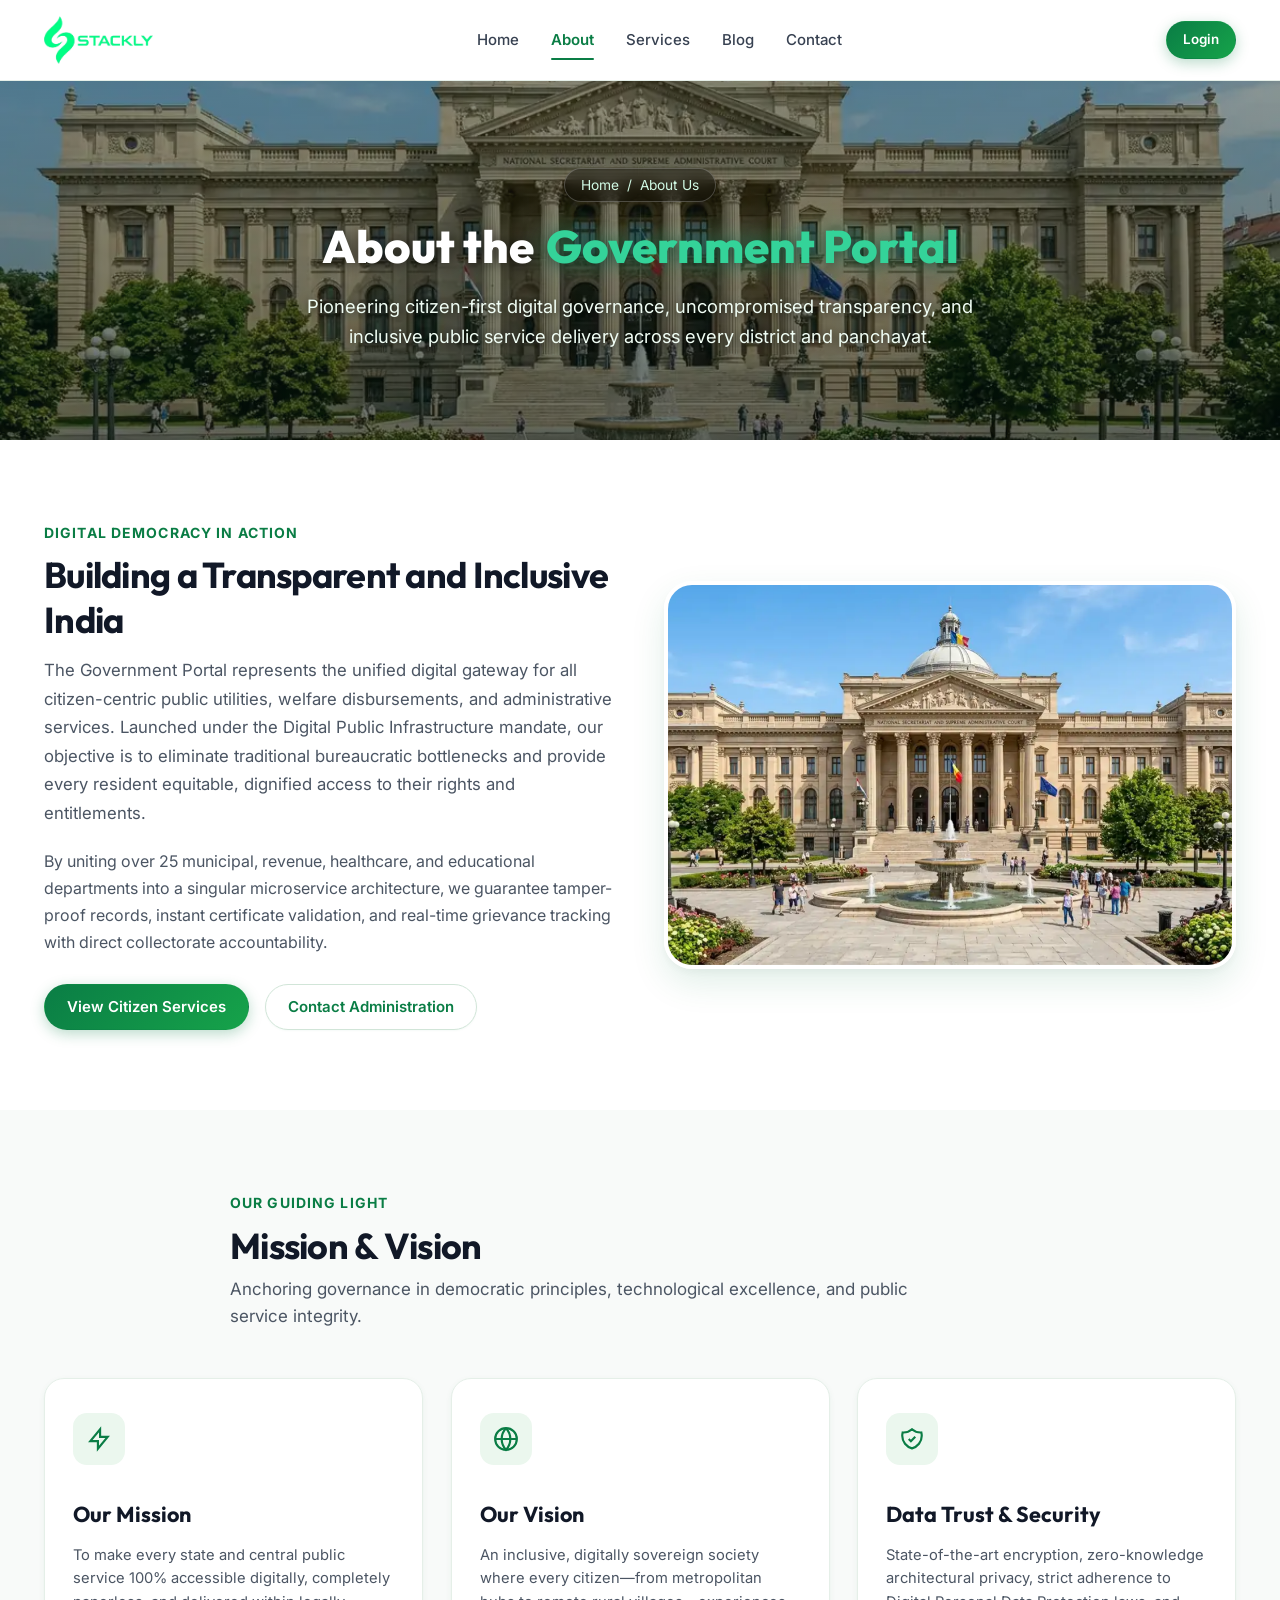
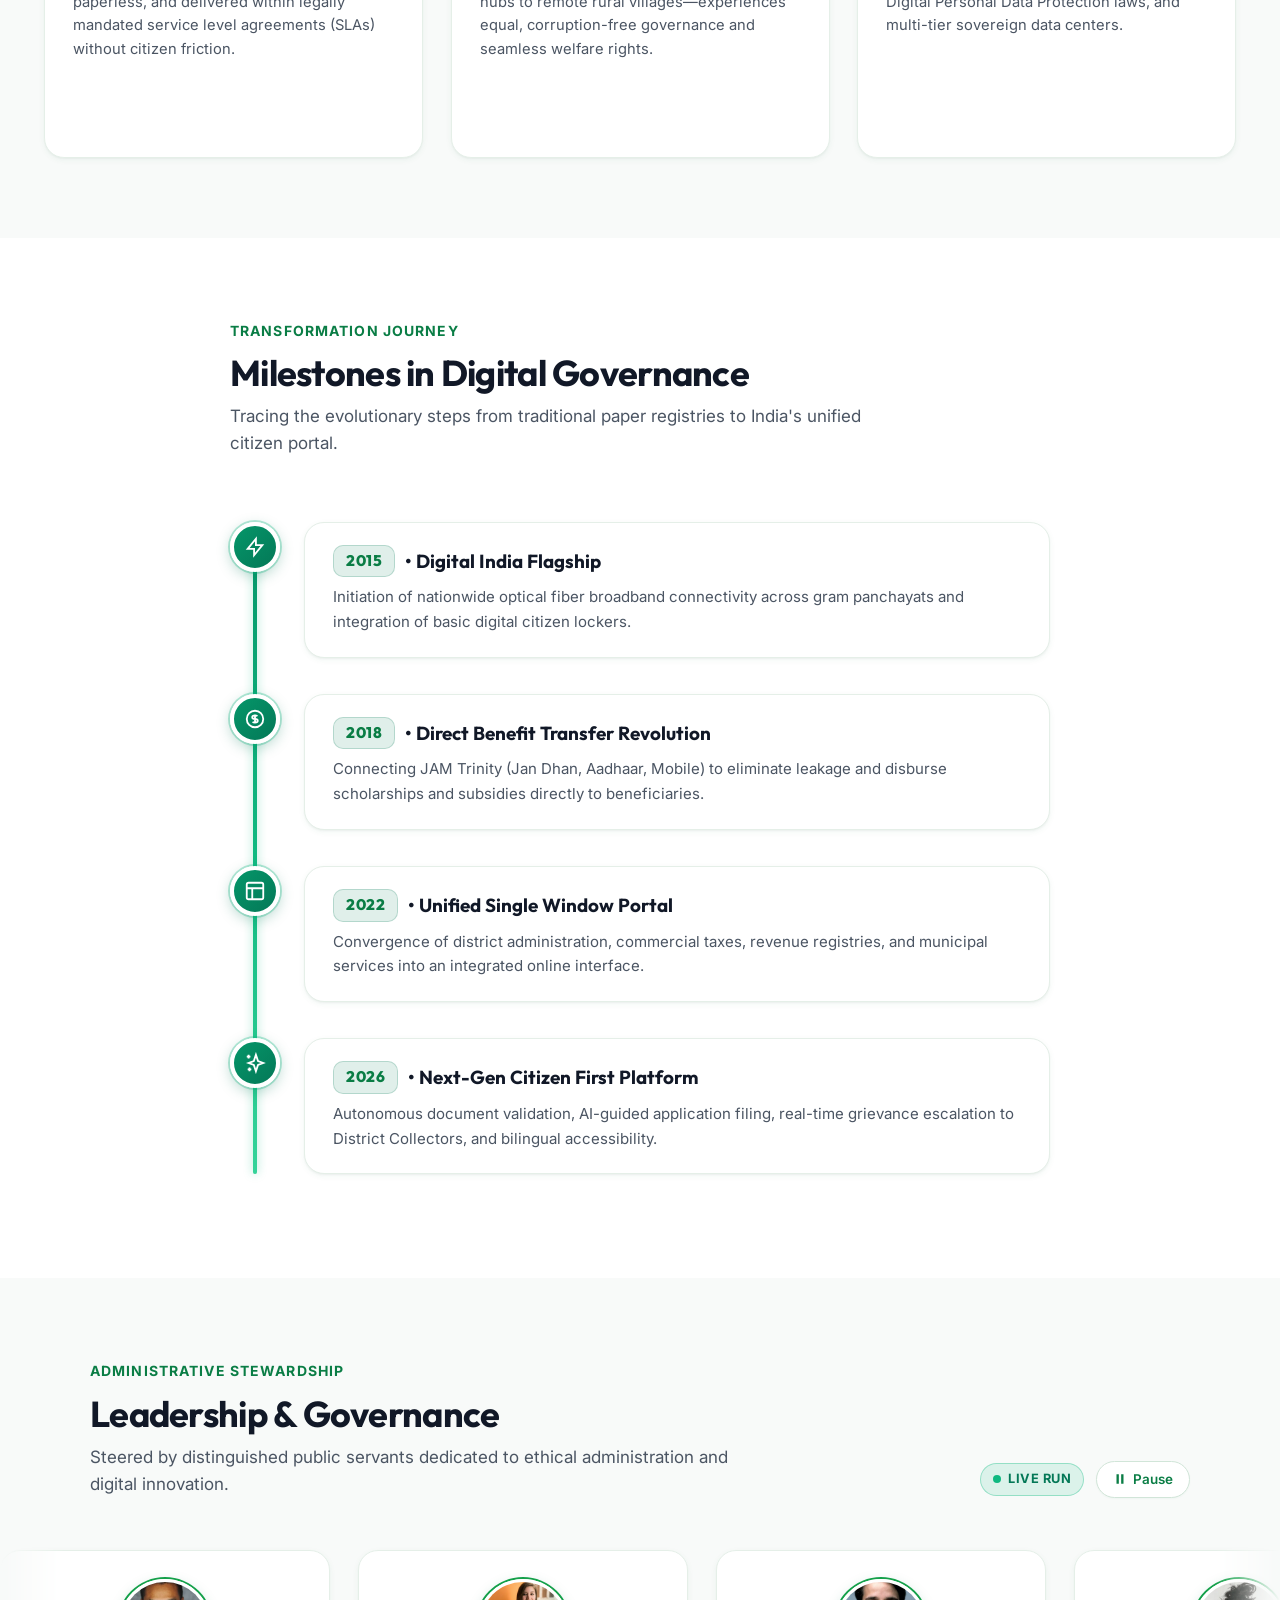
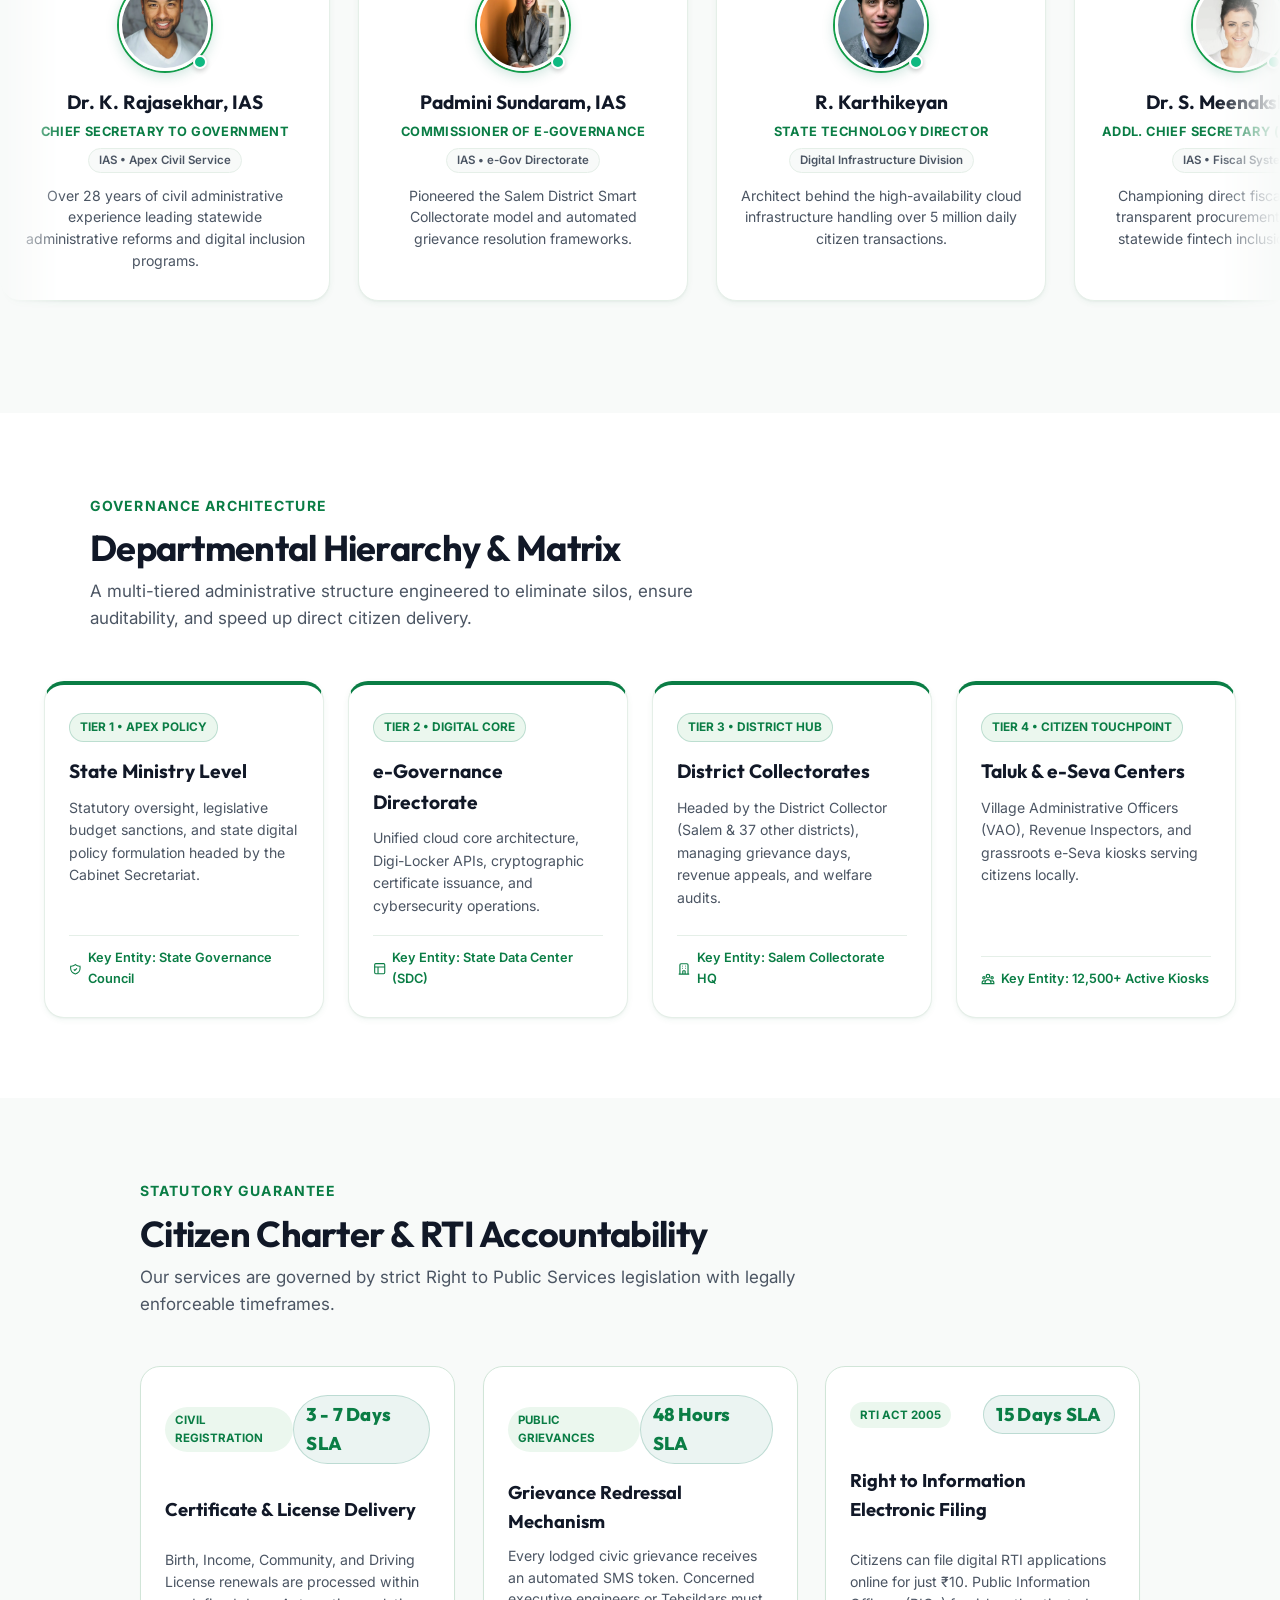
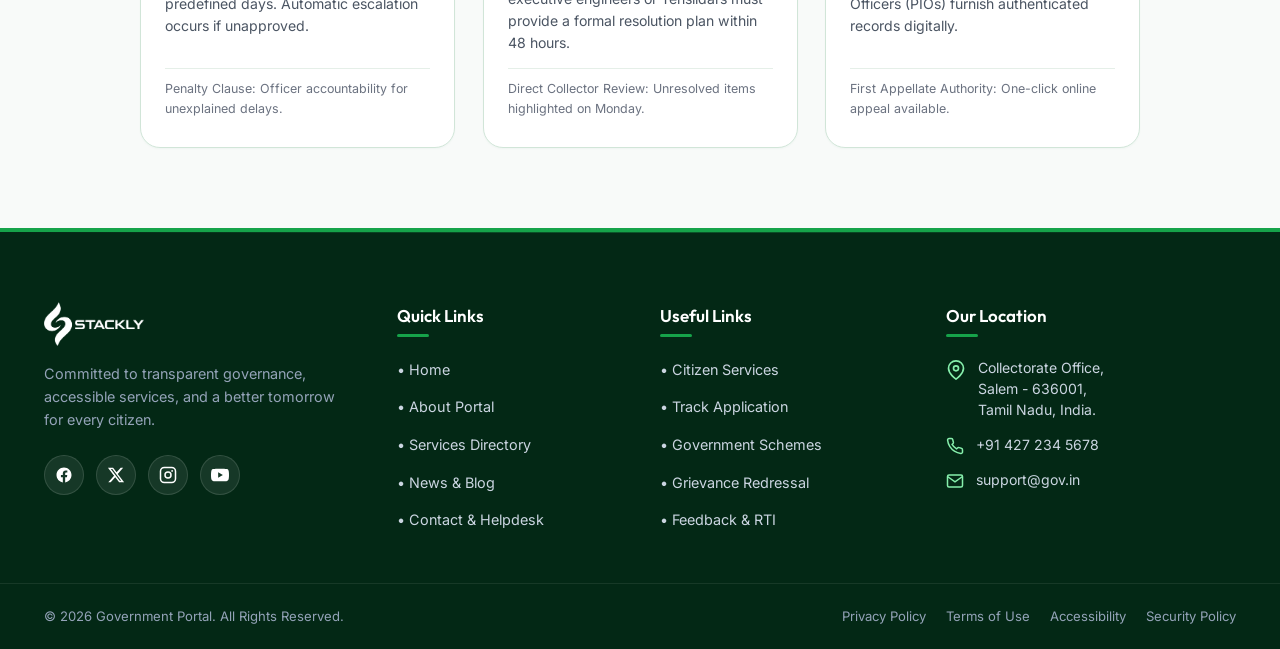
<file: about.html>
<!DOCTYPE html>
<html lang="en">
<head>
  <meta charset="UTF-8">
  <meta name="viewport" content="width=device-width, initial-scale=1.0">
  <title>About Us | Government Portal</title>
  <meta name="description" content="Learn about our mission, vision, governance values, leadership, and our citizen-first commitment toward transparent digital public infrastructure.">
  <link rel="stylesheet" href="css/main.css">
  <link rel="stylesheet" href="css/pages.css">
</head>
<body class="has-fixed-header">

  <!-- Government Portal Premium Split Preloader -->
  <div class="gov-preloader" id="gov-preloader" aria-hidden="true">
    <!-- Two Equal Halves (Split Screen Shutter) -->
    <div class="preloader-half preloader-half-left"></div>
    <div class="preloader-half preloader-half-right"></div>

    <!-- Centered Stackly Logo & Slogan Content -->
    <div class="preloader-center">
      <div class="preloader-logo-box">
        <img src="Assets/stackly_logo_clean.webp" alt="Stackly Government Portal" class="preloader-logo">
      </div>
      <p class="preloader-slogan">Citizen First For a Stronger Nation</p>
      <div class="preloader-progress-track">
        <div class="preloader-progress-fill"></div>
      </div>
    </div>
  </div>

  <!-- Fixed Header -->
  <header class="gov-header">
    <div class="container gov-nav-wrapper">
      <a href="index.html" class="gov-brand" aria-label="Government Portal Home">
        <div class="gov-logo-container">
          <img src="Assets/stackly_logo_clean.webp" alt="Stackly Government Portal" class="gov-logo-img">
        </div>
      </a>

      <nav class="gov-nav-menu">
        <a href="index.html" class="gov-nav-link">Home</a>
        <a href="about.html" class="gov-nav-link active">About</a>
        <a href="services.html" class="gov-nav-link">Services</a>
        <a href="blog.html" class="gov-nav-link">Blog</a>
        <a href="contact.html" class="gov-nav-link">Contact</a>
      </nav>

      <div class="gov-nav-actions">
        <a href="login.html" class="btn-gov-primary btn-gov-sm">
          <span>Login</span>
        </a>
        <button type="button" class="gov-mobile-toggle" aria-label="Toggle Navigation">
          <span></span><span></span><span></span>
        </button>
      </div>
    </div>
  </header>

  <!-- Mobile Drawer Menu -->
  <div class="gov-mobile-drawer" id="mobile-drawer">
    <a href="index.html" class="mobile-nav-link">Home</a>
    <a href="about.html" class="mobile-nav-link active">About</a>
    <a href="services.html" class="mobile-nav-link">Services</a>
    <a href="blog.html" class="mobile-nav-link">Blog</a>
    <a href="contact.html" class="mobile-nav-link">Contact</a>
    <div class="mobile-drawer-footer">
      <a href="login.html" class="btn-gov-primary btn-mobile-login">Login</a>
    </div>
  </div>

  <main>
    <!-- Page Hero Banner with Background Image -->
    <section class="page-hero page-hero-about">
      <div class="container">
        <div class="page-breadcrumb">
          <a href="index.html">Home</a>
          <span>/</span>
          <span>About Us</span>
        </div>
        <h1 class="page-hero-title">
          <span class="anim-hero-left">About the</span>
          <span class="anim-hero-right highlight-green">Government Portal</span>
        </h1>
        <p class="page-hero-desc anim-hero-up">
          Pioneering citizen-first digital governance, uncompromised transparency, and inclusive public service delivery across every district and panchayat.
        </p>
      </div>
    </section>

    <!-- Overview Section (Image + Content Split) -->
    <section class="section-padding" style="background: #FFFFFF; overflow: hidden;">
      <div class="container">
        <div class="about-split-grid">
          <div class="about-content-left anim-about-left">
            <span class="section-tag">Digital Democracy in Action</span>
            <h2 class="section-title">Building a Transparent and Inclusive India</h2>
            <p style="color: var(--text-soft); font-size: 1.05rem; line-height: 1.7; margin-bottom: 20px;">
              The Government Portal represents the unified digital gateway for all citizen-centric public utilities, welfare disbursements, and administrative services. Launched under the Digital Public Infrastructure mandate, our objective is to eliminate traditional bureaucratic bottlenecks and provide every resident equitable, dignified access to their rights and entitlements.
            </p>
            <p style="color: var(--text-soft); font-size: 1rem; line-height: 1.7; margin-bottom: 28px;">
              By uniting over 25 municipal, revenue, healthcare, and educational departments into a singular microservice architecture, we guarantee tamper-proof records, instant certificate validation, and real-time grievance tracking with direct collectorate accountability.
            </p>
            <div style="display: flex; gap: 16px; flex-wrap: wrap;">
              <a href="404.html" class="btn-gov-primary">View Citizen Services</a>
              <a href="404.html" class="btn-gov-secondary">Contact Administration</a>
            </div>
          </div>

          <div class="about-image-wrap anim-about-image" id="about-building-wrap">
            <div class="split-shutter shutter-left"></div>
            <div class="split-shutter shutter-right"></div>
            <div class="split-center-line"></div>
            <img src="Assets/about-building.webp" alt="National Secretariat and Supreme Administrative Court Building with fountains and citizens">
          </div>
        </div>
      </div>
    </section>

    <!-- Mission & Vision Cards -->
    <section class="section-padding" style="background: var(--bg-surface); overflow: hidden;">
      <div class="container">
        <div style="max-width: 820px; margin: 0 auto 48px;">
          <span class="section-tag fade-in-up">Our Guiding Light</span>
          <h2 class="section-title" style="margin-bottom: 8px;">Mission & Vision</h2>
          <p class="section-subtitle" style="margin-bottom: 0;">Anchoring governance in democratic principles, technological excellence, and public service integrity.</p>
        </div>

        <div class="values-grid values-shuffle-grid" id="values-shuffle-grid">
          <!-- Card 1: Our Mission (Shuffles from 3rd to 1st, Flips on Hover) -->
          <div class="flip-card values-card values-card-1" tabindex="0" role="region" aria-label="Our Mission card. Hover to view photo.">
            <div class="flip-card-inner">
              <!-- Front Face -->
              <div class="flip-card-front">
                <div class="gov-card-icon">
                  <svg width="26" height="26" fill="none" stroke="currentColor" stroke-width="2" viewBox="0 0 24 24"><path d="M13 10V3L4 14h7v7l9-11h-7z"/></svg>
                </div>
                <h3 class="values-card-title">Our Mission</h3>
                <p class="values-card-desc">
                  To make every state and central public service 100% accessible digitally, completely paperless, and delivered within legally mandated service level agreements (SLAs) without citizen friction.
                </p>
              </div>

              <!-- Back Face (Image Display) -->
              <div class="flip-card-back">
                <img src="Assets/citizen-service.webp" alt="Citizen Service Delivery Center" class="flip-back-img">
                <div class="flip-back-overlay">
                  <span class="flip-back-badge">Our Mission</span>
                  <h4>100% Digital Public Delivery</h4>
                  <p>Unified citizen service centers ensuring zero queues and end-to-end paperless access.</p>
                </div>
              </div>
            </div>
          </div>

          <!-- Card 2: Our Vision (Presents in Center, Flips on Hover) -->
          <div class="flip-card values-card values-card-2" tabindex="0" role="region" aria-label="Our Vision card. Hover to view photo.">
            <div class="flip-card-inner">
              <!-- Front Face -->
              <div class="flip-card-front">
                <div class="gov-card-icon">
                  <svg width="26" height="26" fill="none" stroke="currentColor" stroke-width="2" viewBox="0 0 24 24"><circle cx="12" cy="12" r="10"/><path d="M12 2a14.5 14.5 0 0 0 0 20 14.5 14.5 0 0 0 0-20M2 12h20"/></svg>
                </div>
                <h3 class="values-card-title">Our Vision</h3>
                <p class="values-card-desc">
                  An inclusive, digitally sovereign society where every citizen—from metropolitan hubs to remote rural villages—experiences equal, corruption-free governance and seamless welfare rights.
                </p>
              </div>

              <!-- Back Face (Image Display) -->
              <div class="flip-card-back">
                <img src="Assets/hero-command.webp" alt="Digital Infrastructure Command Hub" class="flip-back-img">
                <div class="flip-back-overlay">
                  <span class="flip-back-badge">Our Vision</span>
                  <h4>Digital Sovereign Society</h4>
                  <p>Next-generation smart governance bridging remote villages with real-time administration.</p>
                </div>
              </div>
            </div>
          </div>

          <!-- Card 3: Data Trust & Security (Shuffles from 1st to 3rd, Flips on Hover) -->
          <div class="flip-card values-card values-card-3" tabindex="0" role="region" aria-label="Data Trust & Security card. Hover to view photo.">
            <div class="flip-card-inner">
              <!-- Front Face -->
              <div class="flip-card-front">
                <div class="gov-card-icon">
                  <svg width="26" height="26" fill="none" stroke="currentColor" stroke-width="2" viewBox="0 0 24 24"><path d="M9 12l2 2 4-4m5.618-4.016A11.955 11.955 0 0112 2.944a11.955 11.955 0 01-8.618 3.04A12.02 12.02 0 003 9c0 5.591 3.824 10.29 9 11.622 5.176-1.332 9-6.03 9-11.622 0-1.042-.133-2.052-.382-3.016z"/></svg>
                </div>
                <h3 class="values-card-title">Data Trust & Security</h3>
                <p class="values-card-desc">
                  State-of-the-art encryption, zero-knowledge architectural privacy, strict adherence to Digital Personal Data Protection laws, and multi-tier sovereign data centers.
                </p>
              </div>

              <!-- Back Face (Image Display) -->
              <div class="flip-card-back">
                <img src="Assets/benefit-bg-paperless.webp" alt="Cryptographic Data Encryption Security" class="flip-back-img">
                <div class="flip-back-overlay">
                  <span class="flip-back-badge">Security Shield</span>
                  <h4>Encrypted Sovereign Trust</h4>
                  <p>Zero-knowledge cryptographic security, DPDP compliance, and state data sovereignty.</p>
                </div>
              </div>
            </div>
          </div>
        </div>
      </div>
    </section>

    <!-- Governance Milestones Timeline -->
    <section class="section-padding" style="background: #FFFFFF; overflow: hidden;" id="section-milestones">
      <div class="container">
        <div style="max-width: 820px; margin: 0 auto 48px;">
          <span class="section-tag fade-in-up">Transformation Journey</span>
          <h2 class="section-title" style="margin-bottom: 8px;">Milestones in Digital Governance</h2>
          <p class="section-subtitle" style="margin-bottom: 0;">Tracing the evolutionary steps from traditional paper registries to India's unified citizen portal.</p>
        </div>

        <div class="timeline-container" id="timeline-milestones-container" style="max-width: 820px; margin: 0 auto;">
          <div class="timeline-track-line"></div>
          <div class="timeline-progress-line" id="timeline-progress-line"></div>

          <!-- Milestone 1: 2015 -->
          <div class="timeline-item timeline-item-1" data-step="1">
            <div class="timeline-circle" title="2015 - Digital India Flagship" tabindex="0" role="button" aria-label="Milestone 2015 Digital India Flagship">
              <svg width="22" height="22" fill="none" stroke="currentColor" stroke-width="2" viewBox="0 0 24 24"><path d="M13 10V3L4 14h7v7l9-11h-7z"/></svg>
            </div>
            <div class="timeline-content-card">
              <div class="timeline-year">
                <span class="milestone-badge">2015</span>
                <span class="milestone-title-text">&bull; Digital India Flagship</span>
              </div>
              <p class="timeline-sentence">
                Initiation of nationwide optical fiber broadband connectivity across gram panchayats and integration of basic digital citizen lockers.
              </p>
            </div>
          </div>

          <!-- Milestone 2: 2018 -->
          <div class="timeline-item timeline-item-2" data-step="2">
            <div class="timeline-circle" title="2018 - Direct Benefit Transfer Revolution" tabindex="0" role="button" aria-label="Milestone 2018 Direct Benefit Transfer Revolution">
              <svg width="22" height="22" fill="none" stroke="currentColor" stroke-width="2" viewBox="0 0 24 24"><path d="M12 8c-1.657 0-3 .895-3 2s1.343 2 3 2 3 .895 3 2-1.343 2-3 2m0-8c1.11 0 2.08.402 2.599 1M12 8V7m0 1v8m0 0v1m0-1c-1.11 0-2.08-.402-2.599-1M21 12a9 9 0 11-18 0 9 9 0 0118 0z"/></svg>
            </div>
            <div class="timeline-content-card">
              <div class="timeline-year">
                <span class="milestone-badge">2018</span>
                <span class="milestone-title-text">&bull; Direct Benefit Transfer Revolution</span>
              </div>
              <p class="timeline-sentence">
                Connecting JAM Trinity (Jan Dhan, Aadhaar, Mobile) to eliminate leakage and disburse scholarships and subsidies directly to beneficiaries.
              </p>
            </div>
          </div>

          <!-- Milestone 3: 2022 -->
          <div class="timeline-item timeline-item-3" data-step="3">
            <div class="timeline-circle" title="2022 - Unified Single Window Portal" tabindex="0" role="button" aria-label="Milestone 2022 Unified Single Window Portal">
              <svg width="22" height="22" fill="none" stroke="currentColor" stroke-width="2" viewBox="0 0 24 24"><rect x="3" y="3" width="18" height="18" rx="2"/><path d="M3 9h18M9 21V9"/></svg>
            </div>
            <div class="timeline-content-card">
              <div class="timeline-year">
                <span class="milestone-badge">2022</span>
                <span class="milestone-title-text">&bull; Unified Single Window Portal</span>
              </div>
              <p class="timeline-sentence">
                Convergence of district administration, commercial taxes, revenue registries, and municipal services into an integrated online interface.
              </p>
            </div>
          </div>

          <!-- Milestone 4: 2026 -->
          <div class="timeline-item timeline-item-4" data-step="4">
            <div class="timeline-circle" title="2026 - Next-Gen Citizen First Platform" tabindex="0" role="button" aria-label="Milestone 2026 Next-Gen Citizen First Platform">
              <svg width="22" height="22" fill="none" stroke="currentColor" stroke-width="2" viewBox="0 0 24 24"><path d="M5 3v4M3 5h4M6 17v4m-2-2h4m5-16l2.286 6.857L21 12l-5.714 2.143L13 21l-2.286-6.857L5 12l5.714-2.143L13 3z"/></svg>
            </div>
            <div class="timeline-content-card">
              <div class="timeline-year">
                <span class="milestone-badge">2026</span>
                <span class="milestone-title-text">&bull; Next-Gen Citizen First Platform</span>
              </div>
              <p class="timeline-sentence">
                Autonomous document validation, AI-guided application filing, real-time grievance escalation to District Collectors, and bilingual accessibility.
              </p>
            </div>
          </div>
        </div>
      </div>
    </section>

    <!-- Leadership Council: Continuous Horizontal Live Run -->
    <section class="section-padding" style="background: var(--bg-surface); overflow: hidden;" id="section-leadership">
      <div class="container">
        <div style="display: flex; align-items: flex-end; justify-content: space-between; max-width: 1100px; margin: 0 auto 36px; flex-wrap: wrap; gap: 16px;">
          <div>
            <span class="section-tag fade-in-up">Administrative Stewardship</span>
            <h2 class="section-title" style="margin-bottom: 8px;">Leadership & Governance</h2>
            <p class="section-subtitle" style="margin-bottom: 0;">Steered by distinguished public servants dedicated to ethical administration and digital innovation.</p>
          </div>
          <div style="display: flex; align-items: center; gap: 12px; height: fit-content;">
            <span class="leadership-live-badge" title="Live Continuous Stream Active">
              <span class="leadership-live-dot"></span>
              <span>Live Run</span>
            </span>
            <button type="button" class="btn-gov-secondary btn-gov-sm" id="btn-toggle-leadership-scroll" title="Pause or Resume Live Stream" style="display: inline-flex; align-items: center; gap: 6px; cursor: pointer;">
              <svg width="14" height="14" fill="currentColor" viewBox="0 0 24 24" id="icon-leadership-pause"><path d="M6 4h4v16H6V4zm8 0h4v16h-4V4z"/></svg>
              <svg width="14" height="14" fill="currentColor" viewBox="0 0 24 24" id="icon-leadership-play" style="display: none;"><path d="M8 5v14l11-7z"/></svg>
              <span id="text-leadership-toggle">Pause</span>
            </button>
          </div>
        </div>
      </div>

      <!-- Marquee Full-Width Strip with Horizontal Continuous Live Run -->
      <div class="leadership-marquee-container" id="leadership-marquee-container">
        <div class="leadership-marquee-track" id="leadership-marquee-track">
          <!-- Leader 1: Dr. K. Rajasekhar, IAS -->
          <div class="leader-card">
            <div class="leader-avatar-wrap">
              <img src="Assets/leader-rajasekhar.webp" alt="Dr. K. Rajasekhar, IAS" class="leader-avatar-img">
              <span class="leader-status-indicator" title="Active in Service"></span>
            </div>
            <h4 class="leader-name">Dr. K. Rajasekhar, IAS</h4>
            <p class="leader-role">Chief Secretary to Government</p>
            <span class="leader-batch-tag">IAS &bull; Apex Civil Service</span>
            <p class="leader-desc">
              Over 28 years of civil administrative experience leading statewide administrative reforms and digital inclusion programs.
            </p>
          </div>

          <!-- Leader 2: Padmini Sundaram, IAS -->
          <div class="leader-card">
            <div class="leader-avatar-wrap">
              <img src="Assets/leader-padmini.webp" alt="Padmini Sundaram, IAS" class="leader-avatar-img">
              <span class="leader-status-indicator" title="Active in Service"></span>
            </div>
            <h4 class="leader-name">Padmini Sundaram, IAS</h4>
            <p class="leader-role">Commissioner of e-Governance</p>
            <span class="leader-batch-tag">IAS &bull; e-Gov Directorate</span>
            <p class="leader-desc">
              Pioneered the Salem District Smart Collectorate model and automated grievance resolution frameworks.
            </p>
          </div>

          <!-- Leader 3: R. Karthikeyan -->
          <div class="leader-card">
            <div class="leader-avatar-wrap">
              <img src="Assets/leader-karthikeyan.webp" alt="R. Karthikeyan" class="leader-avatar-img">
              <span class="leader-status-indicator" title="Active in Service"></span>
            </div>
            <h4 class="leader-name">R. Karthikeyan</h4>
            <p class="leader-role">State Technology Director</p>
            <span class="leader-batch-tag">Digital Infrastructure Division</span>
            <p class="leader-desc">
              Architect behind the high-availability cloud infrastructure handling over 5 million daily citizen transactions.
            </p>
          </div>

          <!-- Leader 4: Dr. S. Meenakshi, IAS -->
          <div class="leader-card">
            <div class="leader-avatar-wrap">
              <img src="Assets/leader-meenakshi.webp" alt="Dr. S. Meenakshi, IAS" class="leader-avatar-img">
              <span class="leader-status-indicator" title="Active in Service"></span>
            </div>
            <h4 class="leader-name">Dr. S. Meenakshi, IAS</h4>
            <p class="leader-role">Addl. Chief Secretary (Finance & IT)</p>
            <span class="leader-batch-tag">IAS &bull; Fiscal Systems</span>
            <p class="leader-desc">
              Championing direct fiscal allocations, transparent procurement portals, and statewide fintech inclusion initiatives.
            </p>
          </div>

          <!-- Leader 5: V. Sundaram, IPS -->
          <div class="leader-card">
            <div class="leader-avatar-wrap">
              <img src="Assets/leader-sundaram.webp" alt="V. Sundaram, IPS" class="leader-avatar-img">
              <span class="leader-status-indicator" title="Active in Service"></span>
            </div>
            <h4 class="leader-name">V. Sundaram, IPS</h4>
            <p class="leader-role">Director General (Cyber & Security)</p>
            <span class="leader-batch-tag">IPS &bull; Cyber Command</span>
            <p class="leader-desc">
              Directing state-level cyber crisis response, zero-trust infrastructure, and critical citizen identity safeguarding.
            </p>
          </div>

          <!-- SEAMLESS CONTINUOUS LOOP DUPLICATE SET -->
          <!-- Duplicate 1 -->
          <div class="leader-card" aria-hidden="true">
            <div class="leader-avatar-wrap">
              <img src="Assets/leader-rajasekhar.webp" alt="" class="leader-avatar-img">
              <span class="leader-status-indicator"></span>
            </div>
            <h4 class="leader-name">Dr. K. Rajasekhar, IAS</h4>
            <p class="leader-role">Chief Secretary to Government</p>
            <span class="leader-batch-tag">IAS &bull; Apex Civil Service</span>
            <p class="leader-desc">
              Over 28 years of civil administrative experience leading statewide administrative reforms and digital inclusion programs.
            </p>
          </div>

          <!-- Duplicate 2 -->
          <div class="leader-card" aria-hidden="true">
            <div class="leader-avatar-wrap">
              <img src="Assets/leader-padmini.webp" alt="" class="leader-avatar-img">
              <span class="leader-status-indicator"></span>
            </div>
            <h4 class="leader-name">Padmini Sundaram, IAS</h4>
            <p class="leader-role">Commissioner of e-Governance</p>
            <span class="leader-batch-tag">IAS &bull; e-Gov Directorate</span>
            <p class="leader-desc">
              Pioneered the Salem District Smart Collectorate model and automated grievance resolution frameworks.
            </p>
          </div>

          <!-- Duplicate 3 -->
          <div class="leader-card" aria-hidden="true">
            <div class="leader-avatar-wrap">
              <img src="Assets/leader-karthikeyan.webp" alt="" class="leader-avatar-img">
              <span class="leader-status-indicator"></span>
            </div>
            <h4 class="leader-name">R. Karthikeyan</h4>
            <p class="leader-role">State Technology Director</p>
            <span class="leader-batch-tag">Digital Infrastructure Division</span>
            <p class="leader-desc">
              Architect behind the high-availability cloud infrastructure handling over 5 million daily citizen transactions.
            </p>
          </div>

          <!-- Duplicate 4 -->
          <div class="leader-card" aria-hidden="true">
            <div class="leader-avatar-wrap">
              <img src="Assets/leader-meenakshi.webp" alt="" class="leader-avatar-img">
              <span class="leader-status-indicator"></span>
            </div>
            <h4 class="leader-name">Dr. S. Meenakshi, IAS</h4>
            <p class="leader-role">Addl. Chief Secretary (Finance & IT)</p>
            <span class="leader-batch-tag">IAS &bull; Fiscal Systems</span>
            <p class="leader-desc">
              Championing direct fiscal allocations, transparent procurement portals, and statewide fintech inclusion initiatives.
            </p>
          </div>

          <!-- Duplicate 5 -->
          <div class="leader-card" aria-hidden="true">
            <div class="leader-avatar-wrap">
              <img src="Assets/leader-sundaram.webp" alt="" class="leader-avatar-img">
              <span class="leader-status-indicator"></span>
            </div>
            <h4 class="leader-name">V. Sundaram, IPS</h4>
            <p class="leader-role">Director General (Cyber & Security)</p>
            <span class="leader-batch-tag">IPS &bull; Cyber Command</span>
            <p class="leader-desc">
              Directing state-level cyber crisis response, zero-trust infrastructure, and critical citizen identity safeguarding.
            </p>
          </div>
        </div>
      </div>
    </section>

    <!-- NEW SECTION 1: Departmental Hierarchy & Administrative Matrix -->
    <section class="section-padding" style="background: #FFFFFF; overflow: hidden;" id="section-hierarchy">
      <div class="container">
        <div style="max-width: 1100px; margin: 0 auto 48px;">
          <span class="section-tag fade-in-up">Governance Architecture</span>
          <h2 class="section-title" style="margin-bottom: 8px;">Departmental Hierarchy & Matrix</h2>
          <p class="section-subtitle" style="margin-bottom: 0;">
            A multi-tiered administrative structure engineered to eliminate silos, ensure auditability, and speed up direct citizen delivery.
          </p>
        </div>

        <div class="org-hierarchy-grid" id="org-hierarchy-grid">
          <!-- Tier 1: Apex Policy -->
          <div class="org-tier-card org-tier-1" data-tier="1" tabindex="0">
            <div class="org-tier-bg" style="background-image: url('Assets/hero-parliament.webp');"></div>
            <div class="org-tier-bg-overlay"></div>
            <div class="org-tier-content">
              <span class="org-tier-badge">Tier 1 &bull; Apex Policy</span>
              <h4 class="org-tier-title">State Ministry Level</h4>
              <p class="org-tier-desc">
                Statutory oversight, legislative budget sanctions, and state digital policy formulation headed by the Cabinet Secretariat.
              </p>
              <div class="org-tier-key">
                <svg width="14" height="14" fill="none" stroke="currentColor" stroke-width="2" viewBox="0 0 24 24"><path d="M9 12l2 2 4-4m5.618-4.016A11.955 11.955 0 0112 2.944a11.955 11.955 0 01-8.618 3.04A12.02 12.02 0 003 9c0 5.591 3.824 10.29 9 11.622 5.176-1.332 9-6.03 9-11.622 0-1.042-.133-2.052-.382-3.016z"/></svg>
                <span>Key Entity: State Governance Council</span>
              </div>
            </div>
          </div>

          <!-- Tier 2: Digital Core -->
          <div class="org-tier-card org-tier-2" data-tier="2" tabindex="0">
            <div class="org-tier-bg" style="background-image: url('Assets/hero-command.webp');"></div>
            <div class="org-tier-bg-overlay"></div>
            <div class="org-tier-content">
              <span class="org-tier-badge">Tier 2 &bull; Digital Core</span>
              <h4 class="org-tier-title">e-Governance Directorate</h4>
              <p class="org-tier-desc">
                Unified cloud core architecture, Digi-Locker APIs, cryptographic certificate issuance, and cybersecurity operations.
              </p>
              <div class="org-tier-key">
                <svg width="14" height="14" fill="none" stroke="currentColor" stroke-width="2" viewBox="0 0 24 24"><rect x="3" y="3" width="18" height="18" rx="2"/><path d="M3 9h18M9 21V9"/></svg>
                <span>Key Entity: State Data Center (SDC)</span>
              </div>
            </div>
          </div>

          <!-- Tier 3: District Hub -->
          <div class="org-tier-card org-tier-3" data-tier="3" tabindex="0">
            <div class="org-tier-bg" style="background-image: url('Assets/about-building.webp');"></div>
            <div class="org-tier-bg-overlay"></div>
            <div class="org-tier-content">
              <span class="org-tier-badge">Tier 3 &bull; District Hub</span>
              <h4 class="org-tier-title">District Collectorates</h4>
              <p class="org-tier-desc">
                Headed by the District Collector (Salem & 37 other districts), managing grievance days, revenue appeals, and welfare audits.
              </p>
              <div class="org-tier-key">
                <svg width="14" height="14" fill="none" stroke="currentColor" stroke-width="2" viewBox="0 0 24 24"><path d="M19 21V5a2 2 0 00-2-2H7a2 2 0 00-2 2v16m14 0h2m-2 0h-5m-9 0H3m2 0h5M9 7h1m-1 4h1m4-4h1m-1 4h1m-5 10v-5a1 1 0 011-1h2a1 1 0 011 1v5m-4 0h4"/></svg>
                <span>Key Entity: Salem Collectorate HQ</span>
              </div>
            </div>
          </div>

          <!-- Tier 4: Citizen Touchpoint -->
          <div class="org-tier-card org-tier-4" data-tier="4" tabindex="0">
            <div class="org-tier-bg" style="background-image: url('Assets/citizen-service.webp');"></div>
            <div class="org-tier-bg-overlay"></div>
            <div class="org-tier-content">
              <span class="org-tier-badge">Tier 4 &bull; Citizen Touchpoint</span>
              <h4 class="org-tier-title">Taluk & e-Seva Centers</h4>
              <p class="org-tier-desc">
                Village Administrative Officers (VAO), Revenue Inspectors, and grassroots e-Seva kiosks serving citizens locally.
              </p>
              <div class="org-tier-key">
                <svg width="14" height="14" fill="none" stroke="currentColor" stroke-width="2" viewBox="0 0 24 24"><path d="M17 20h5v-2a3 3 0 00-5.356-1.857M17 20H7m10 0v-2c0-.656-.126-1.283-.356-1.857M7 20H2v-2a3 3 0 015.356-1.857M7 20v-2c0-.656.126-1.283.356-1.857m0 0a5.002 5.002 0 019.288 0M15 7a3 3 0 11-6 0 3 3 0 016 0zm6 3a2 2 0 11-4 0 2 2 0 014 0zM7 10a2 2 0 11-4 0 2 2 0 014 0z"/></svg>
                <span>Key Entity: 12,500+ Active Kiosks</span>
              </div>
            </div>
          </div>
        </div>
      </div>
    </section>

    <!-- NEW SECTION 2: Citizen Charter & RTI Transparency Guarantee -->
    <section class="section-padding" style="background: var(--bg-surface); overflow: hidden;" id="section-charter">
      <div class="container">
        <div style="max-width: 1000px; margin: 0 auto 48px;">
          <span class="section-tag fade-in-up">Statutory Guarantee</span>
          <h2 class="section-title" style="margin-bottom: 8px;">Citizen Charter & RTI Accountability</h2>
          <p class="section-subtitle" style="margin-bottom: 0;">
            Our services are governed by strict Right to Public Services legislation with legally enforceable timeframes.
          </p>
        </div>

        <div class="charter-grid charter-shuffle-grid" id="charter-shuffle-grid" style="max-width: 1000px; margin: 0 auto;">
          <!-- Card 1: Civil Registration (Shuffles from 3rd to 1st) -->
          <div class="charter-sla-card charter-card-1" tabindex="0">
            <div style="display: flex; justify-content: space-between; align-items: center; margin-bottom: 14px;">
              <span class="service-tag">Civil Registration</span>
              <span class="charter-sla-highlight">3 - 7 Days SLA</span>
            </div>
            <h4 style="font-family: var(--font-display); font-size: 1.15rem; font-weight: 700; color: var(--text-main); margin-bottom: 8px;">Certificate & License Delivery</h4>
            <p style="color: var(--text-soft); font-size: 0.88rem; line-height: 1.55; margin-bottom: 14px;">
              Birth, Income, Community, and Driving License renewals are processed within predefined days. Automatic escalation occurs if unapproved.
            </p>
            <div style="font-size: 0.78rem; color: var(--text-light); border-top: 1px solid var(--border-light); padding-top: 10px;">
              Penalty Clause: Officer accountability for unexplained delays.
            </div>
          </div>

          <!-- Card 2: Public Grievances (Presents in Center) -->
          <div class="charter-sla-card charter-card-2" tabindex="0">
            <div style="display: flex; justify-content: space-between; align-items: center; margin-bottom: 14px;">
              <span class="service-tag">Public Grievances</span>
              <span class="charter-sla-highlight">48 Hours SLA</span>
            </div>
            <h4 style="font-family: var(--font-display); font-size: 1.15rem; font-weight: 700; color: var(--text-main); margin-bottom: 8px;">Grievance Redressal Mechanism</h4>
            <p style="color: var(--text-soft); font-size: 0.88rem; line-height: 1.55; margin-bottom: 14px;">
              Every lodged civic grievance receives an automated SMS token. Concerned executive engineers or Tehsildars must provide a formal resolution plan within 48 hours.
            </p>
            <div style="font-size: 0.78rem; color: var(--text-light); border-top: 1px solid var(--border-light); padding-top: 10px;">
              Direct Collector Review: Unresolved items highlighted on Monday.
            </div>
          </div>

          <!-- Card 3: RTI Act 2005 (Shuffles from 1st to 3rd) -->
          <div class="charter-sla-card charter-card-3" tabindex="0">
            <div style="display: flex; justify-content: space-between; align-items: center; margin-bottom: 14px;">
              <span class="service-tag">RTI Act 2005</span>
              <span class="charter-sla-highlight">15 Days SLA</span>
            </div>
            <h4 style="font-family: var(--font-display); font-size: 1.15rem; font-weight: 700; color: var(--text-main); margin-bottom: 8px;">Right to Information Electronic Filing</h4>
            <p style="color: var(--text-soft); font-size: 0.88rem; line-height: 1.55; margin-bottom: 14px;">
              Citizens can file digital RTI applications online for just ₹10. Public Information Officers (PIOs) furnish authenticated records digitally.
            </p>
            <div style="font-size: 0.78rem; color: var(--text-light); border-top: 1px solid var(--border-light); padding-top: 10px;">
              First Appellate Authority: One-click online appeal available.
            </div>
          </div>
        </div>
      </div>
    </section>
  </main>

  <!-- Global Footer -->
  <footer class="gov-footer">
    <div class="container footer-top">
      <div class="footer-grid">
        <div class="footer-brand">
          <div class="footer-logo-row">
            <a href="index.html" class="footer-logo-container" aria-label="Stackly Home">
              <img src="Assets/stackly_logo_white.webp" alt="Stackly Logo" style="height: 44px; width: auto; max-width: 170px; object-fit: contain;">
            </a>
          </div>
          <p class="footer-desc">
            Committed to transparent governance, accessible services, and a better tomorrow for every citizen.
          </p>
          <div class="footer-social-links">
            <a href="404.html" class="social-icon-btn"><svg width="18" height="18" fill="currentColor" viewBox="0 0 24 24"><path d="M22 12c0-5.523-4.477-10-10-10S2 6.477 2 12c0 4.991 3.657 9.128 8.438 9.878v-6.987h-2.54V12h2.54V9.797c0-2.506 1.492-3.89 3.777-3.89 1.094 0 2.238.195 2.238.195v2.46h-1.26c-1.243 0-1.63.771-1.63 1.562V12h2.773l-.443 2.89h-2.33v6.988C18.343 21.128 22 16.991 22 12z"/></svg></a>
            <a href="404.html" class="social-icon-btn"><svg width="18" height="18" fill="currentColor" viewBox="0 0 24 24"><path d="M18.244 2.25h3.308l-7.227 8.26 8.502 11.24H16.17l-5.214-6.817L4.99 21.75H1.68l7.73-8.835L1.254 2.25H8.08l4.713 6.231zm-1.161 17.52h1.833L7.084 4.126H5.117z"/></svg></a>
            <a href="404.html" class="social-icon-btn" aria-label="Instagram" title="Instagram"><svg width="18" height="18" viewBox="0 0 24 24" fill="none" stroke="currentColor" stroke-width="2" stroke-linecap="round" stroke-linejoin="round"><rect x="2" y="2" width="20" height="20" rx="5" ry="5"></rect><circle cx="12" cy="12" r="4"></circle><circle cx="17.5" cy="6.5" r="1.2" fill="currentColor" stroke="none"></circle></svg></a>
            <a href="404.html" class="social-icon-btn"><svg width="18" height="18" fill="currentColor" viewBox="0 0 24 24"><path d="M23.498 6.186a3.016 3.016 0 0 0-2.122-2.136C19.505 3.545 12 3.545 12 3.545s-7.505 0-9.377.505A3.017 3.017 0 0 0 .502 6.186C0 8.07 0 12 0 12s0 3.93.502 5.814a3.016 3.016 0 0 0 2.122 2.136c1.871.505 9.376.505 9.376.505s7.505 0 9.377-.505a3.015 3.015 0 0 0 2.122-2.136C24 15.93 24 12 24 12s0-3.93-.502-5.814zM9.545 15.568V8.432L15.818 12l-6.273 3.568z"/></svg></a>
          </div>
        </div>

        <div>
          <h4 class="footer-col-title">Quick Links</h4>
          <ul class="footer-links-list">
            <li><a href="index.html">&bull; Home</a></li>
            <li><a href="about.html">&bull; About Portal</a></li>
            <li><a href="services.html">&bull; Services Directory</a></li>
            <li><a href="blog.html">&bull; News & Blog</a></li>
            <li><a href="contact.html">&bull; Contact & Helpdesk</a></li>
          </ul>
        </div>

        <div>
          <h4 class="footer-col-title">Useful Links</h4>
          <ul class="footer-links-list">
            <li><a href="404.html">&bull; Citizen Services</a></li>
            <li><a href="404.html">&bull; Track Application</a></li>
            <li><a href="404.html">&bull; Government Schemes</a></li>
            <li><a href="404.html">&bull; Grievance Redressal</a></li>
            <li><a href="404.html">&bull; Feedback & RTI</a></li>
          </ul>
        </div>

        <div>
          <h4 class="footer-col-title">Our Location</h4>
          <div class="footer-contact-info">
            <div class="footer-contact-item">
              <svg width="20" height="20" fill="none" stroke="currentColor" stroke-width="2" viewBox="0 0 24 24"><path d="M21 10c0 7-9 13-9 13s-9-6-9-13a9 9 0 0 1 18 0z"/><circle cx="12" cy="10" r="3"/></svg>
              <span>Collectorate Office,<br>Salem - 636001,<br>Tamil Nadu, India.</span>
            </div>
            <div class="footer-contact-item">
              <svg width="18" height="18" fill="none" stroke="currentColor" stroke-width="2" viewBox="0 0 24 24"><path d="M22 16.92v3a2 2 0 0 1-2.18 2 19.79 19.79 0 0 1-8.63-3.07 19.5 19.5 0 0 1-6-6 19.79 19.79 0 0 1-3.07-8.67A2 2 0 0 1 4.11 2h3a2 2 0 0 1 2 1.72 12.84 12.84 0 0 0 .7 2.81 2 2 0 0 1-.45 2.11L8.09 9.91a16 16 0 0 0 6 6l1.27-1.27a2 2 0 0 1 2.11-.45 12.84 12.84 0 0 0 2.81.7A2 2 0 0 1 22 16.92z"/></svg>
              <a href="404.html">+91 427 234 5678</a>
            </div>
            <div class="footer-contact-item">
              <svg width="18" height="18" fill="none" stroke="currentColor" stroke-width="2" viewBox="0 0 24 24"><path d="M4 4h16c1.1 0 2 .9 2 2v12c0 1.1-.9 2-2 2H4c-1.1 0-2-.9-2-2V6c0-1.1.9-2 2-2z"/><polyline points="22,6 12,13 2,6"/></svg>
              <a href="404.html">support@gov.in</a>
            </div>
          </div>
        </div>
      </div>
    </div>

    <div class="footer-bottom">
      <div class="container footer-bottom-inner">
        <div>&copy; 2026 Government Portal. All Rights Reserved.</div>
        <div class="footer-bottom-links">
          <a href="404.html">Privacy Policy</a>
          <a href="404.html">Terms of Use</a>
          <a href="404.html">Accessibility</a>
          <a href="404.html">Security Policy</a>
        </div>
      </div>
    </div>
  </footer>

  <script src="js/main.js"></script>
</body>
</html>
</file>
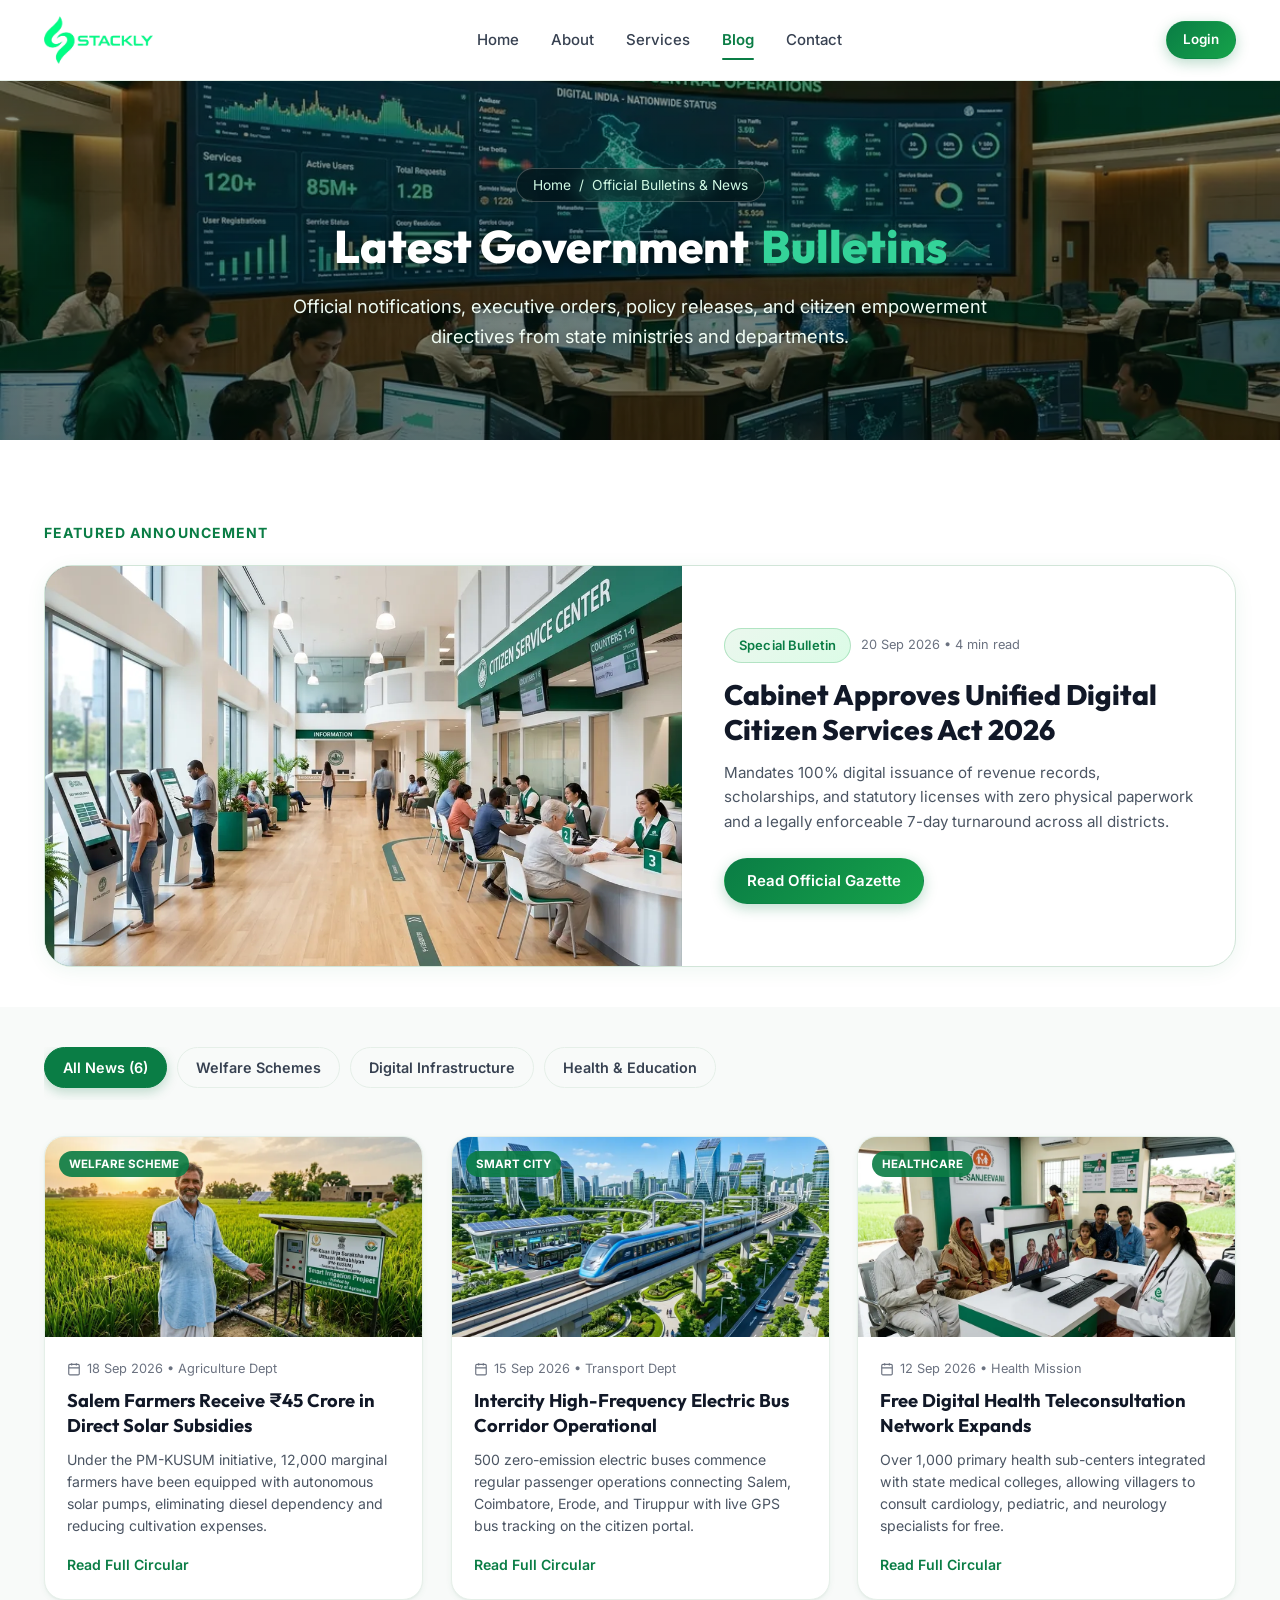
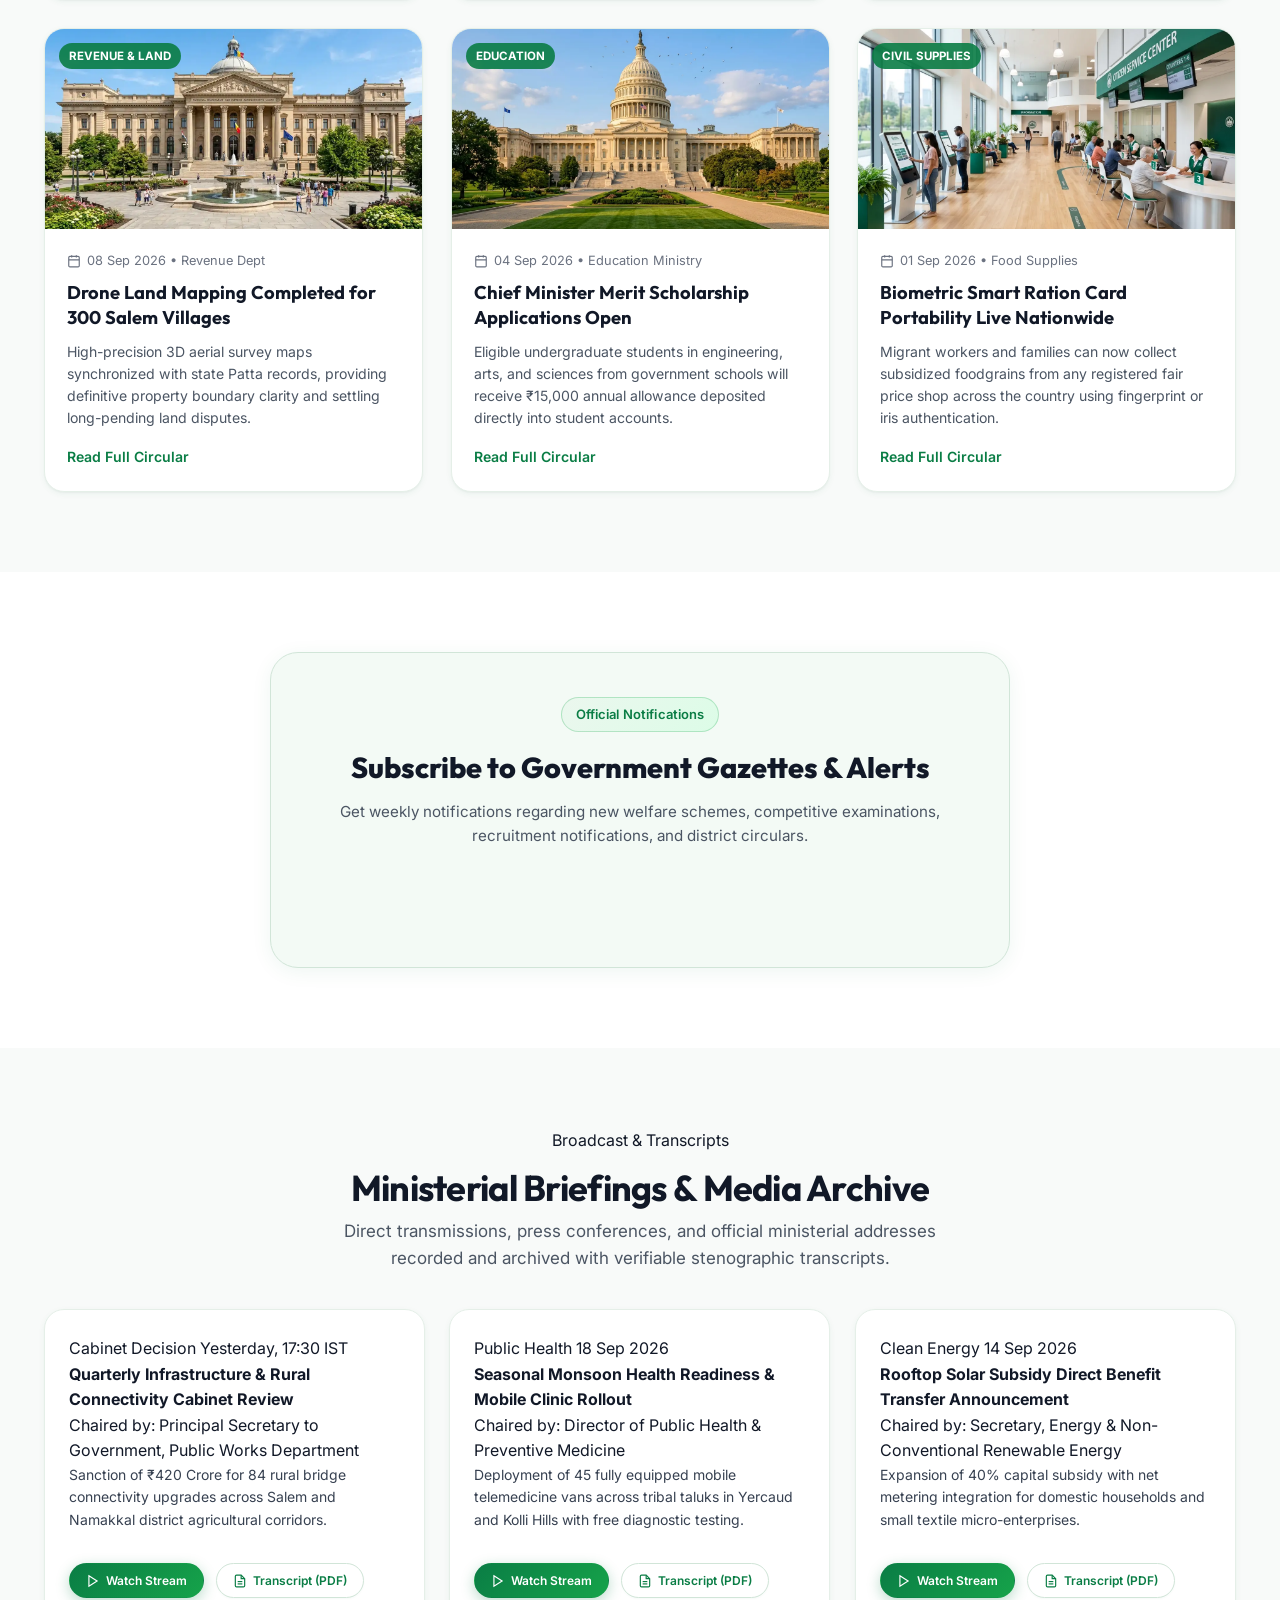
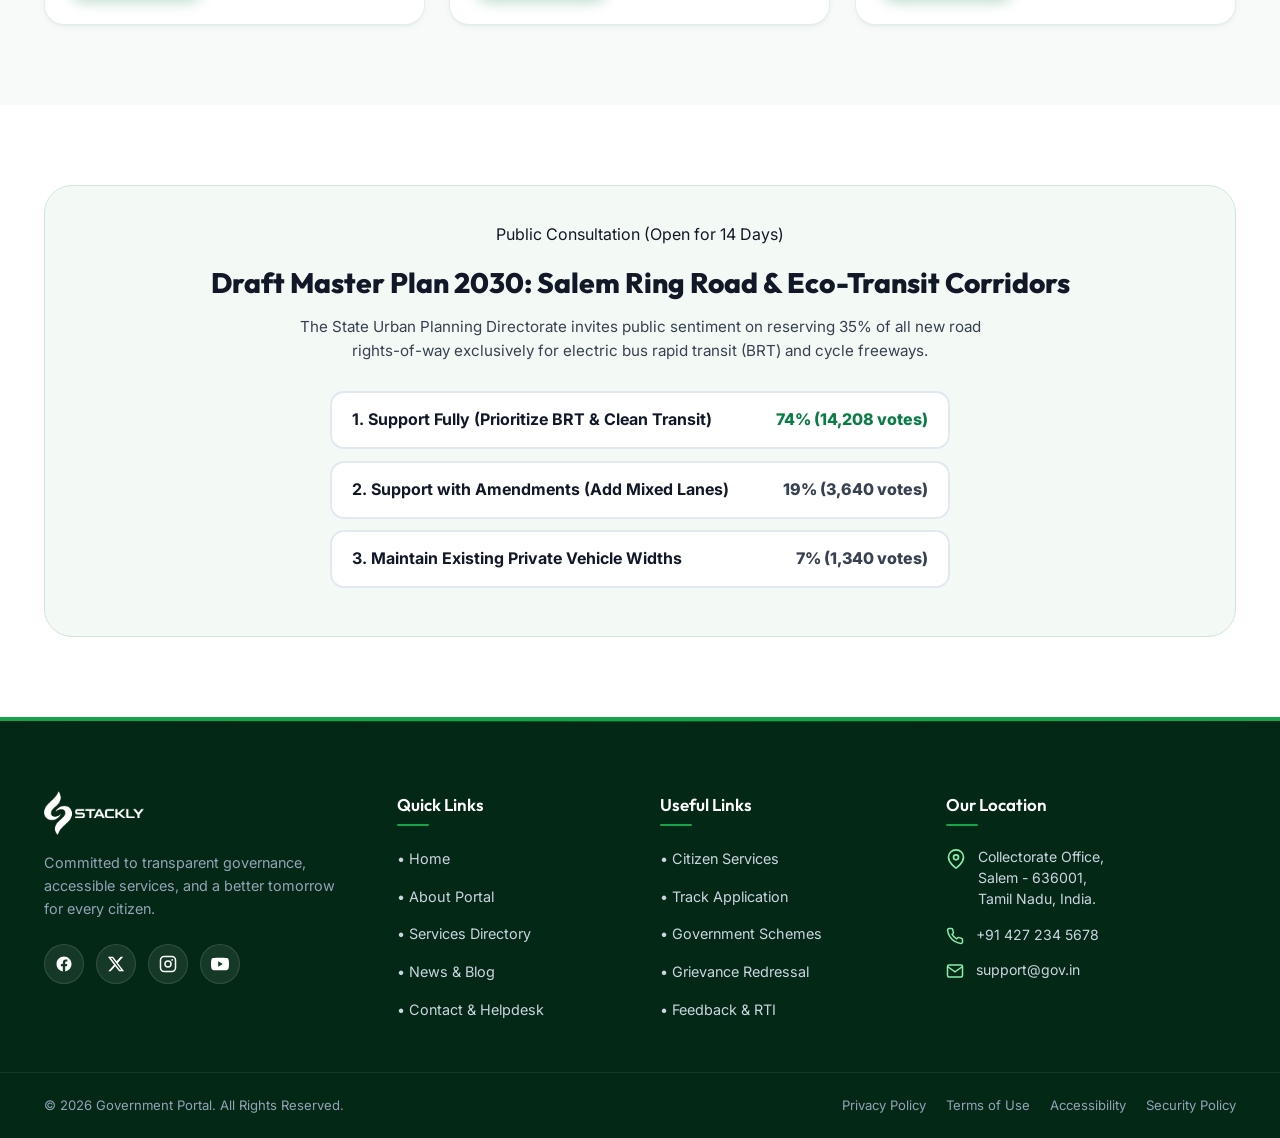
<file: blog.html>
<!DOCTYPE html>
<html lang="en">
<head>
  <meta charset="UTF-8">
  <meta name="viewport" content="width=device-width, initial-scale=1.0">
  <title>News & Official Bulletins | Government Portal</title>
  <meta name="description" content="Official government press releases, policy circulars, gazette announcements, and citizen welfare scheme updates.">
  <link rel="stylesheet" href="css/main.css">
  <link rel="stylesheet" href="css/pages.css">
</head>
<body class="has-fixed-header">

  <!-- Government Portal Premium Split Preloader -->
  <div class="gov-preloader" id="gov-preloader" aria-hidden="true">
    <!-- Two Equal Halves (Split Screen Shutter) -->
    <div class="preloader-half preloader-half-left"></div>
    <div class="preloader-half preloader-half-right"></div>

    <!-- Centered Stackly Logo & Slogan Content -->
    <div class="preloader-center">
      <div class="preloader-logo-box">
        <img src="Assets/stackly_logo_clean.webp" alt="Stackly Government Portal" class="preloader-logo">
      </div>
      <p class="preloader-slogan">Citizen First For a Stronger Nation</p>
      <div class="preloader-progress-track">
        <div class="preloader-progress-fill"></div>
      </div>
    </div>
  </div>

  <!-- Fixed Header -->
  <header class="gov-header">
    <div class="container gov-nav-wrapper">
      <a href="index.html" class="gov-brand" aria-label="Government Portal Home">
        <div class="gov-logo-container">
          <img src="Assets/stackly_logo_clean.webp" alt="Stackly Government Portal" class="gov-logo-img">
        </div>
      </a>

      <nav class="gov-nav-menu">
        <a href="index.html" class="gov-nav-link">Home</a>
        <a href="about.html" class="gov-nav-link">About</a>
        <a href="services.html" class="gov-nav-link">Services</a>
        <a href="blog.html" class="gov-nav-link active">Blog</a>
        <a href="contact.html" class="gov-nav-link">Contact</a>
      </nav>

      <div class="gov-nav-actions">
        <a href="login.html" class="btn-gov-primary btn-gov-sm">
          <span>Login</span>
        </a>
        <button type="button" class="gov-mobile-toggle" aria-label="Toggle Navigation">
          <span></span><span></span><span></span>
        </button>
      </div>
    </div>
  </header>

  <!-- Mobile Drawer Menu -->
  <div class="gov-mobile-drawer" id="mobile-drawer">
    <a href="index.html" class="mobile-nav-link">Home</a>
    <a href="about.html" class="mobile-nav-link">About</a>
    <a href="services.html" class="mobile-nav-link">Services</a>
    <a href="blog.html" class="mobile-nav-link active">Blog</a>
    <a href="contact.html" class="mobile-nav-link">Contact</a>
    <div class="mobile-drawer-footer">
      <a href="login.html" class="btn-gov-primary btn-mobile-login">Login</a>
    </div>
  </div>

  <main>
    <!-- Page Hero Banner with Background Image -->
    <section class="page-hero page-hero-blog">
      <div class="container">
        <div class="page-breadcrumb">
          <a href="index.html">Home</a>
          <span>/</span>
          <span>Official Bulletins & News</span>
        </div>
        <h1 class="page-hero-title">
          <span class="anim-hero-left">Latest Government</span>
          <span class="anim-hero-right highlight-green">Bulletins</span>
        </h1>
        <p class="page-hero-desc anim-hero-up">
          Official notifications, executive orders, policy releases, and citizen empowerment directives from state ministries and departments.
        </p>
      </div>
    </section>

    <!-- Featured News Banner -->
    <section class="section-padding" style="background: #FFFFFF; padding-bottom: 40px; overflow: hidden;" id="section-featured-banner">
      <div class="container">
        <div style="margin-bottom: 20px;">
          <span class="section-tag" style="margin-bottom: 0;">Featured Announcement</span>
        </div>

        <div class="gov-card featured-news-banner" id="featured-news-banner" style="padding: 0; overflow: hidden; border: 1.5px solid var(--border-medium); border-radius: var(--radius-xl); box-shadow: var(--shadow-card);">
          <div class="featured-banner-grid">
            <div class="featured-banner-img-col">
              <!-- Base Full Image (rendered seamlessly once arrange completes) -->
              <img src="Assets/citizen-service.webp" alt="Citizen Service Center Hall" class="featured-banner-base-img">

              <!-- Diagonal Slice 1: Top-Left Triangle -->
              <div class="featured-slice slice-diagonal-top">
                <img src="Assets/citizen-service.webp" alt="Citizen Service Center Hall">
              </div>

              <!-- Diagonal Slice 2: Bottom-Right Triangle -->
              <div class="featured-slice slice-diagonal-bottom">
                <img src="Assets/citizen-service.webp" alt="Citizen Service Center Hall">
              </div>

              <!-- Radiant Diagonal Seam Line -->
              <div class="featured-diagonal-seam"></div>
            </div>

            <!-- Right-Side Content Column (slides in from right) -->
            <div class="featured-banner-content-col" id="featured-banner-content">
              <div style="display: flex; align-items: center; gap: 10px; margin-bottom: 14px;">
                <span class="pill-badge">Special Bulletin</span>
                <span style="font-size: 0.8rem; color: var(--text-light);">20 Sep 2026 &bull; 4 min read</span>
              </div>
              <h2 style="font-family: var(--font-display); font-size: clamp(1.4rem, 2.2vw, 1.85rem); font-weight: 800; color: var(--text-main); line-height: 1.25; margin-bottom: 14px;">
                Cabinet Approves Unified Digital Citizen Services Act 2026
              </h2>
              <p style="color: var(--text-soft); font-size: 0.95rem; line-height: 1.6; margin-bottom: 24px;">
                Mandates 100% digital issuance of revenue records, scholarships, and statutory licenses with zero physical paperwork and a legally enforceable 7-day turnaround across all districts.
              </p>
              <div>
                <a href="404.html" class="btn-gov-primary">
                  <span>Read Official Gazette</span>
                </a>
              </div>
            </div>
          </div>
        </div>
      </div>
    </section>

    <!-- News Grid & Filter -->
    <section class="section-padding" style="background: var(--bg-surface); padding-top: 40px;">
      <div class="container">
        <!-- Filter Tabs Navigation -->
        <div style="display: flex; justify-content: space-between; align-items: center; margin-bottom: 36px; flex-wrap: wrap; gap: 16px;">
          <div class="filter-tabs-nav" style="margin-bottom: 0;">
            <button class="tab-btn active" data-category="all">All News (6)</button>
            <button class="tab-btn" data-category="schemes">Welfare Schemes</button>
            <button class="tab-btn" data-category="digital">Digital Infrastructure</button>
            <button class="tab-btn" data-category="health">Health & Education</button>
          </div>
        </div>

        <div class="news-grid blog-news-grid" id="blog-news-grid">
          <!-- Article 1: Left Column Top -> comes from LEFT -->
          <article class="news-card filterable-card blog-card-1" data-category="schemes" tabindex="0">
            <div class="news-card-img-wrap">
              <img src="Assets/news-agriculture.webp" alt="Farmers using solar irrigation systems">
              <span class="news-category-badge">Welfare Scheme</span>
            </div>
            <div class="news-card-body">
              <div class="news-card-date">
                <svg width="14" height="14" fill="none" stroke="currentColor" stroke-width="2" viewBox="0 0 24 24"><rect x="3" y="4" width="18" height="18" rx="2" ry="2"/><path d="M16 2v4M8 2v4M3 10h18"/></svg>
                <span>18 Sep 2026 &bull; Agriculture Dept</span>
              </div>
              <h3 class="news-card-title">Salem Farmers Receive ₹45 Crore in Direct Solar Subsidies</h3>
              <p class="news-card-excerpt">
                Under the PM-KUSUM initiative, 12,000 marginal farmers have been equipped with autonomous solar pumps, eliminating diesel dependency and reducing cultivation expenses.
              </p>
              <a href="404.html" class="news-read-btn">
                <span>Read Full Circular</span>
              </a>
            </div>
          </article>

          <!-- Article 2: Center Column Top -> comes from TOP -->
          <article class="news-card filterable-card blog-card-2" data-category="digital" tabindex="0">
            <div class="news-card-img-wrap">
              <img src="Assets/news-transport.webp" alt="Electric city transport network">
              <span class="news-category-badge">Smart City</span>
            </div>
            <div class="news-card-body">
              <div class="news-card-date">
                <svg width="14" height="14" fill="none" stroke="currentColor" stroke-width="2" viewBox="0 0 24 24"><rect x="3" y="4" width="18" height="18" rx="2" ry="2"/><path d="M16 2v4M8 2v4M3 10h18"/></svg>
                <span>15 Sep 2026 &bull; Transport Dept</span>
              </div>
              <h3 class="news-card-title">Intercity High-Frequency Electric Bus Corridor Operational</h3>
              <p class="news-card-excerpt">
                500 zero-emission electric buses commence regular passenger operations connecting Salem, Coimbatore, Erode, and Tiruppur with live GPS bus tracking on the citizen portal.
              </p>
              <a href="404.html" class="news-read-btn">
                <span>Read Full Circular</span>
              </a>
            </div>
          </article>

          <!-- Article 3: Right Column Top -> comes from RIGHT -->
          <article class="news-card filterable-card blog-card-3" data-category="health" tabindex="0">
            <div class="news-card-img-wrap">
              <img src="Assets/news-health.webp" alt="Rural telemedicine center">
              <span class="news-category-badge">Healthcare</span>
            </div>
            <div class="news-card-body">
              <div class="news-card-date">
                <svg width="14" height="14" fill="none" stroke="currentColor" stroke-width="2" viewBox="0 0 24 24"><rect x="3" y="4" width="18" height="18" rx="2" ry="2"/><path d="M16 2v4M8 2v4M3 10h18"/></svg>
                <span>12 Sep 2026 &bull; Health Mission</span>
              </div>
              <h3 class="news-card-title">Free Digital Health Teleconsultation Network Expands</h3>
              <p class="news-card-excerpt">
                Over 1,000 primary health sub-centers integrated with state medical colleges, allowing villagers to consult cardiology, pediatric, and neurology specialists for free.
              </p>
              <a href="404.html" class="news-read-btn">
                <span>Read Full Circular</span>
              </a>
            </div>
          </article>

          <!-- Article 4: Left Column Bottom -> comes from LEFT -->
          <article class="news-card filterable-card blog-card-4" data-category="digital" tabindex="0">
            <div class="news-card-img-wrap">
              <img src="Assets/about-building.webp" alt="Court and administration building">
              <span class="news-category-badge">Revenue & Land</span>
            </div>
            <div class="news-card-body">
              <div class="news-card-date">
                <svg width="14" height="14" fill="none" stroke="currentColor" stroke-width="2" viewBox="0 0 24 24"><rect x="3" y="4" width="18" height="18" rx="2" ry="2"/><path d="M16 2v4M8 2v4M3 10h18"/></svg>
                <span>08 Sep 2026 &bull; Revenue Dept</span>
              </div>
              <h3 class="news-card-title">Drone Land Mapping Completed for 300 Salem Villages</h3>
              <p class="news-card-excerpt">
                High-precision 3D aerial survey maps synchronized with state Patta records, providing definitive property boundary clarity and settling long-pending land disputes.
              </p>
              <a href="404.html" class="news-read-btn">
                <span>Read Full Circular</span>
              </a>
            </div>
          </article>

          <!-- Article 5: Center Column Bottom -> comes from DOWN -->
          <article class="news-card filterable-card blog-card-5" data-category="health" tabindex="0">
            <div class="news-card-img-wrap">
              <img src="Assets/hero-parliament.webp" alt="Assembly building session">
              <span class="news-category-badge">Education</span>
            </div>
            <div class="news-card-body">
              <div class="news-card-date">
                <svg width="14" height="14" fill="none" stroke="currentColor" stroke-width="2" viewBox="0 0 24 24"><rect x="3" y="4" width="18" height="18" rx="2" ry="2"/><path d="M16 2v4M8 2v4M3 10h18"/></svg>
                <span>04 Sep 2026 &bull; Education Ministry</span>
              </div>
              <h3 class="news-card-title">Chief Minister Merit Scholarship Applications Open</h3>
              <p class="news-card-excerpt">
                Eligible undergraduate students in engineering, arts, and sciences from government schools will receive ₹15,000 annual allowance deposited directly into student accounts.
              </p>
              <a href="404.html" class="news-read-btn">
                <span>Read Full Circular</span>
              </a>
            </div>
          </article>

          <!-- Article 6: Right Column Bottom -> comes from RIGHT -->
          <article class="news-card filterable-card blog-card-6" data-category="schemes" tabindex="0">
            <div class="news-card-img-wrap">
              <img src="Assets/citizen-service.webp" alt="Citizen service counters">
              <span class="news-category-badge">Civil Supplies</span>
            </div>
            <div class="news-card-body">
              <div class="news-card-date">
                <svg width="14" height="14" fill="none" stroke="currentColor" stroke-width="2" viewBox="0 0 24 24"><rect x="3" y="4" width="18" height="18" rx="2" ry="2"/><path d="M16 2v4M8 2v4M3 10h18"/></svg>
                <span>01 Sep 2026 &bull; Food Supplies</span>
              </div>
              <h3 class="news-card-title">Biometric Smart Ration Card Portability Live Nationwide</h3>
              <p class="news-card-excerpt">
                Migrant workers and families can now collect subsidized foodgrains from any registered fair price shop across the country using fingerprint or iris authentication.
              </p>
              <a href="404.html" class="news-read-btn">
                <span>Read Full Circular</span>
              </a>
            </div>
          </article>
        </div>
      </div>
    </section>

    <!-- Gazette Newsletter Subscription -->
    <section class="section-padding" style="background: #FFFFFF; overflow: hidden;" id="section-newsletter">
      <div class="container">
        <div class="gov-card newsletter-subscribe-card" id="newsletter-subscribe-card" style="max-width: 740px; margin: 0 auto; text-align: center; background: var(--primary-tint); border: 1.5px solid var(--border-medium); border-radius: var(--radius-xl); padding: 44px 28px;">
          <span class="pill-badge" style="margin-bottom: 12px;">Official Notifications</span>
          <h3 style="font-family: var(--font-display); font-size: 1.8rem; font-weight: 800; color: var(--text-main); margin-bottom: 10px;">
            Subscribe to Government Gazettes & Alerts
          </h3>
          <p style="color: var(--text-soft); font-size: 0.95rem; margin-bottom: 24px;">
            Get weekly notifications regarding new welfare schemes, competitive examinations, recruitment notifications, and district circulars.
          </p>
          <form id="newsletter-form" novalidate style="max-width: 500px; margin: 0 auto;">
            <div class="newsletter-form-row" style="display: flex; gap: 10px; flex-wrap: wrap; justify-content: center; align-items: stretch;">
              <div class="newsletter-input-wrap" style="flex: 1; min-width: 240px;">
                <input type="email" id="newsletter-email-input" placeholder="Enter your email address..." class="form-input newsletter-email-input" style="width: 100%; height: 100%; margin: 0;">
              </div>
              <div class="newsletter-btn-wrap">
                <button type="submit" id="btn-newsletter-subscribe" class="btn-gov-primary newsletter-submit-btn" style="padding: 12px 28px; height: 100%; white-space: nowrap;">Subscribe</button>
              </div>
            </div>
            <!-- Red Error Line Downside -->
            <div id="newsletter-error-msg" class="newsletter-error-line" style="display: none; color: #DC2626; font-size: 0.875rem; font-weight: 700; margin-top: 10px; text-align: center;">
              Please enter email
            </div>
          </form>
        </div>
      </div>
    </section>
    <!-- Section 1: Ministerial Press Briefings & Audio/Video Media Archive -->
    <section class="section-padding" style="background: #F8FAF9; overflow: hidden;" id="section-briefings">
      <div class="container">
        <div class="section-header" style="text-align: center; max-width: 760px; margin: 0 auto 36px;">
          <div class="section-badge" style="display: inline-flex; margin-bottom: 12px;">Broadcast & Transcripts</div>
          <h2 class="section-title" style="margin-bottom: 8px;">Ministerial Briefings & Media Archive</h2>
          <p class="section-desc" style="margin: 0 auto; color: var(--text-soft); max-width: 640px;">
            Direct transmissions, press conferences, and official ministerial addresses recorded and archived with verifiable stenographic transcripts.
          </p>
        </div>

        <div class="media-room-grid" id="media-room-grid">
          <!-- Briefing 1: Left Card -> comes from LEFT -->
          <div class="briefing-card briefing-card-left" tabindex="0">
            <div class="briefing-meta">
              <span class="briefing-tag">Cabinet Decision</span>
              <span class="briefing-date">Yesterday, 17:30 IST</span>
            </div>
            <h4 class="briefing-title">Quarterly Infrastructure & Rural Connectivity Cabinet Review</h4>
            <p class="briefing-speaker">Chaired by: Principal Secretary to Government, Public Works Department</p>
            <p style="font-size: 0.875rem; color: var(--text-muted); line-height: 1.6; margin-bottom: 16px;">
              Sanction of ₹420 Crore for 84 rural bridge connectivity upgrades across Salem and Namakkal district agricultural corridors.
            </p>
            <div class="briefing-actions">
              <a href="404.html" class="btn-gov-primary btn-gov-sm" style="font-size: 0.75rem;">
                <svg width="14" height="14" fill="none" stroke="currentColor" stroke-width="2" viewBox="0 0 24 24"><polygon points="5 3 19 12 5 21 5 3"/></svg>
                <span>Watch Stream</span>
              </a>
              <a href="404.html" class="btn-gov-secondary btn-gov-sm" style="font-size: 0.75rem;">
                <svg width="14" height="14" fill="none" stroke="currentColor" stroke-width="2" viewBox="0 0 24 24"><path d="M14 2H6a2 2 0 0 0-2 2v16a2 2 0 0 0 2 2h12a2 2 0 0 0 2-2V8z"/><polyline points="14 2 14 8 20 8"/><line x1="16" y1="13" x2="8" y2="13"/><line x1="16" y1="17" x2="8" y2="17"/></svg>
                <span>Transcript (PDF)</span>
              </a>
            </div>
          </div>

          <!-- Briefing 2: Center Card -> comes from DOWN -->
          <div class="briefing-card briefing-card-center" tabindex="0">
            <div class="briefing-meta">
              <span class="briefing-tag">Public Health</span>
              <span class="briefing-date">18 Sep 2026</span>
            </div>
            <h4 class="briefing-title">Seasonal Monsoon Health Readiness & Mobile Clinic Rollout</h4>
            <p class="briefing-speaker">Chaired by: Director of Public Health & Preventive Medicine</p>
            <p style="font-size: 0.875rem; color: var(--text-muted); line-height: 1.6; margin-bottom: 16px;">
              Deployment of 45 fully equipped mobile telemedicine vans across tribal taluks in Yercaud and Kolli Hills with free diagnostic testing.
            </p>
            <div class="briefing-actions">
              <a href="404.html" class="btn-gov-primary btn-gov-sm" style="font-size: 0.75rem;">
                <svg width="14" height="14" fill="none" stroke="currentColor" stroke-width="2" viewBox="0 0 24 24"><polygon points="5 3 19 12 5 21 5 3"/></svg>
                <span>Watch Stream</span>
              </a>
              <a href="404.html" class="btn-gov-secondary btn-gov-sm" style="font-size: 0.75rem;">
                <svg width="14" height="14" fill="none" stroke="currentColor" stroke-width="2" viewBox="0 0 24 24"><path d="M14 2H6a2 2 0 0 0-2 2v16a2 2 0 0 0 2 2h12a2 2 0 0 0 2-2V8z"/><polyline points="14 2 14 8 20 8"/><line x1="16" y1="13" x2="8" y2="13"/><line x1="16" y1="17" x2="8" y2="17"/></svg>
                <span>Transcript (PDF)</span>
              </a>
            </div>
          </div>

          <!-- Briefing 3: Right Card -> comes from RIGHT -->
          <div class="briefing-card briefing-card-right" tabindex="0">
            <div class="briefing-meta">
              <span class="briefing-tag">Clean Energy</span>
              <span class="briefing-date">14 Sep 2026</span>
            </div>
            <h4 class="briefing-title">Rooftop Solar Subsidy Direct Benefit Transfer Announcement</h4>
            <p class="briefing-speaker">Chaired by: Secretary, Energy & Non-Conventional Renewable Energy</p>
            <p style="font-size: 0.875rem; color: var(--text-muted); line-height: 1.6; margin-bottom: 16px;">
              Expansion of 40% capital subsidy with net metering integration for domestic households and small textile micro-enterprises.
            </p>
            <div class="briefing-actions">
              <a href="404.html" class="btn-gov-primary btn-gov-sm" style="font-size: 0.75rem;">
                <svg width="14" height="14" fill="none" stroke="currentColor" stroke-width="2" viewBox="0 0 24 24"><polygon points="5 3 19 12 5 21 5 3"/></svg>
                <span>Watch Stream</span>
              </a>
              <a href="404.html" class="btn-gov-secondary btn-gov-sm" style="font-size: 0.75rem;">
                <svg width="14" height="14" fill="none" stroke="currentColor" stroke-width="2" viewBox="0 0 24 24"><path d="M14 2H6a2 2 0 0 0-2 2v16a2 2 0 0 0 2 2h12a2 2 0 0 0 2-2V8z"/><polyline points="14 2 14 8 20 8"/><line x1="16" y1="13" x2="8" y2="13"/><line x1="16" y1="17" x2="8" y2="17"/></svg>
                <span>Transcript (PDF)</span>
              </a>
            </div>
          </div>
        </div>
      </div>
    </section>

    <!-- Section 2: Citizen Policy Consultation & Public Voting Poll -->
    <section class="section-padding" style="background: #FFFFFF;">
      <div class="container">
        <div class="policy-poll-card" id="policy-poll-card">
          <div class="policy-poll-header" style="text-align: center; margin-bottom: 28px;">
            <div class="section-badge" style="display: inline-flex; margin: 0 auto 12px;">Public Consultation (Open for 14 Days)</div>
            <h3 style="font-family: var(--font-display); font-size: clamp(1.4rem, 2.2vw, 1.85rem); font-weight: 800; color: var(--text-dark); margin-bottom: 10px; text-align: center;">
              Draft Master Plan 2030: Salem Ring Road & Eco-Transit Corridors
            </h3>
            <p style="color: var(--text-muted); font-size: 0.95rem; max-width: 720px; margin: 0 auto; line-height: 1.6; text-align: center;">
              The State Urban Planning Directorate invites public sentiment on reserving 35% of all new road rights-of-way exclusively for electric bus rapid transit (BRT) and cycle freeways.
            </p>
          </div>

          <div style="max-width: 620px; margin: 0 auto; text-align: left;" id="policy-poll-options">
            <!-- Option 1: First one comes from left side -->
            <div class="poll-option-btn poll-option-left" data-opt="1" style="display: flex; align-items: center; justify-content: space-between; padding: 14px 20px; border: 2px solid #E2E8F0; border-radius: var(--radius-md); margin-bottom: 12px; cursor: pointer; transition: all 0.2s; background: #fff;">
              <div style="font-weight: 700; color: var(--text-dark);">1. Support Fully (Prioritize BRT & Clean Transit)</div>
              <div class="poll-pct" style="font-weight: 800; color: var(--primary);">74% (14,208 votes)</div>
            </div>
            <!-- Option 2: Center one comes from downside -->
            <div class="poll-option-btn poll-option-center" data-opt="2" style="display: flex; align-items: center; justify-content: space-between; padding: 14px 20px; border: 2px solid #E2E8F0; border-radius: var(--radius-md); margin-bottom: 12px; cursor: pointer; transition: all 0.2s; background: #fff;">
              <div style="font-weight: 700; color: var(--text-dark);">2. Support with Amendments (Add Mixed Lanes)</div>
              <div class="poll-pct" style="font-weight: 800; color: var(--text-muted);">19% (3,640 votes)</div>
            </div>
            <!-- Option 3: Third one comes from right side -->
            <div class="poll-option-btn poll-option-right" data-opt="3" style="display: flex; align-items: center; justify-content: space-between; padding: 14px 20px; border: 2px solid #E2E8F0; border-radius: var(--radius-md); margin-bottom: 12px; cursor: pointer; transition: all 0.2s; background: #fff;">
              <div style="font-weight: 700; color: var(--text-dark);">3. Maintain Existing Private Vehicle Widths</div>
              <div class="poll-pct" style="font-weight: 800; color: var(--text-muted);">7% (1,340 votes)</div>
            </div>
          </div>

          <div id="poll-vote-status" style="margin-top: 20px; font-weight: 700; font-size: 0.9rem; color: #166534; display: none; text-align: center;">
            Your civic feedback has been registered and cryptographically timestamped on the public ledger. Thank you!
          </div>
        </div>
      </div>
    </section>
  </main>

  <!-- Bulletin Details Modal -->
  <div class="search-modal-backdrop" id="bulletin-modal" role="dialog" aria-modal="true">
    <div class="search-modal-card" style="max-width: 600px; padding: 28px;">
      <div style="display: flex; justify-content: space-between; align-items: flex-start; margin-bottom: 16px;">
        <span class="pill-badge">Official Press Release</span>
        <button type="button" class="search-modal-close" onclick="document.getElementById('bulletin-modal').classList.remove('open');">
          <svg width="20" height="20" fill="none" stroke="currentColor" stroke-width="2" viewBox="0 0 24 24"><path d="M18 6L6 18M6 6l12 12"/></svg>
        </button>
      </div>
      <h3 id="bulletin-modal-title" style="font-family: var(--font-display); font-size: 1.4rem; font-weight: 800; color: var(--text-main); margin-bottom: 14px;"></h3>
      <p id="bulletin-modal-body" style="color: var(--text-soft); font-size: 0.95rem; line-height: 1.7; margin-bottom: 24px;"></p>
      <div style="display: flex; justify-content: flex-end; gap: 12px;">
        <button type="button" class="btn-gov-secondary btn-gov-sm" onclick="document.getElementById('bulletin-modal').classList.remove('open');">Close</button>
        <a href="404.html" class="btn-gov-primary btn-gov-sm">Download Official Gazette (PDF)</a>
      </div>
    </div>
  </div>

  <!-- Global Footer -->
  <footer class="gov-footer">
    <div class="container footer-top">
      <div class="footer-grid">
        <div class="footer-brand">
          <div class="footer-logo-row">
            <a href="index.html" class="footer-logo-container" aria-label="Stackly Home">
              <img src="Assets/stackly_logo_white.webp" alt="Stackly Logo" style="height: 44px; width: auto; max-width: 170px; object-fit: contain;">
            </a>
          </div>
          <p class="footer-desc">
            Committed to transparent governance, accessible services, and a better tomorrow for every citizen.
          </p>
          <div class="footer-social-links">
            <a href="404.html" class="social-icon-btn"><svg width="18" height="18" fill="currentColor" viewBox="0 0 24 24"><path d="M22 12c0-5.523-4.477-10-10-10S2 6.477 2 12c0 4.991 3.657 9.128 8.438 9.878v-6.987h-2.54V12h2.54V9.797c0-2.506 1.492-3.89 3.777-3.89 1.094 0 2.238.195 2.238.195v2.46h-1.26c-1.243 0-1.63.771-1.63 1.562V12h2.773l-.443 2.89h-2.33v6.988C18.343 21.128 22 16.991 22 12z"/></svg></a>
            <a href="404.html" class="social-icon-btn"><svg width="18" height="18" fill="currentColor" viewBox="0 0 24 24"><path d="M18.244 2.25h3.308l-7.227 8.26 8.502 11.24H16.17l-5.214-6.817L4.99 21.75H1.68l7.73-8.835L1.254 2.25H8.08l4.713 6.231zm-1.161 17.52h1.833L7.084 4.126H5.117z"/></svg></a>
            <a href="404.html" class="social-icon-btn" aria-label="Instagram" title="Instagram"><svg width="18" height="18" viewBox="0 0 24 24" fill="none" stroke="currentColor" stroke-width="2" stroke-linecap="round" stroke-linejoin="round"><rect x="2" y="2" width="20" height="20" rx="5" ry="5"></rect><circle cx="12" cy="12" r="4"></circle><circle cx="17.5" cy="6.5" r="1.2" fill="currentColor" stroke="none"></circle></svg></a>
            <a href="404.html" class="social-icon-btn"><svg width="18" height="18" fill="currentColor" viewBox="0 0 24 24"><path d="M23.498 6.186a3.016 3.016 0 0 0-2.122-2.136C19.505 3.545 12 3.545 12 3.545s-7.505 0-9.377.505A3.017 3.017 0 0 0 .502 6.186C0 8.07 0 12 0 12s0 3.93.502 5.814a3.016 3.016 0 0 0 2.122 2.136c1.871.505 9.376.505 9.376.505s7.505 0 9.377-.505a3.015 3.015 0 0 0 2.122-2.136C24 15.93 24 12 24 12s0-3.93-.502-5.814zM9.545 15.568V8.432L15.818 12l-6.273 3.568z"/></svg></a>
          </div>
        </div>

        <div>
          <h4 class="footer-col-title">Quick Links</h4>
          <ul class="footer-links-list">
            <li><a href="index.html">&bull; Home</a></li>
            <li><a href="about.html">&bull; About Portal</a></li>
            <li><a href="services.html">&bull; Services Directory</a></li>
            <li><a href="blog.html">&bull; News & Blog</a></li>
            <li><a href="contact.html">&bull; Contact & Helpdesk</a></li>
          </ul>
        </div>

        <div>
          <h4 class="footer-col-title">Useful Links</h4>
          <ul class="footer-links-list">
            <li><a href="404.html">&bull; Citizen Services</a></li>
            <li><a href="404.html">&bull; Track Application</a></li>
            <li><a href="404.html">&bull; Government Schemes</a></li>
            <li><a href="404.html">&bull; Grievance Redressal</a></li>
            <li><a href="404.html">&bull; Feedback & RTI</a></li>
          </ul>
        </div>

        <div>
          <h4 class="footer-col-title">Our Location</h4>
          <div class="footer-contact-info">
            <div class="footer-contact-item">
              <svg width="20" height="20" fill="none" stroke="currentColor" stroke-width="2" viewBox="0 0 24 24"><path d="M21 10c0 7-9 13-9 13s-9-6-9-13a9 9 0 0 1 18 0z"/><circle cx="12" cy="10" r="3"/></svg>
              <span>Collectorate Office,<br>Salem - 636001,<br>Tamil Nadu, India.</span>
            </div>
            <div class="footer-contact-item">
              <svg width="18" height="18" fill="none" stroke="currentColor" stroke-width="2" viewBox="0 0 24 24"><path d="M22 16.92v3a2 2 0 0 1-2.18 2 19.79 19.79 0 0 1-8.63-3.07 19.5 19.5 0 0 1-6-6 19.79 19.79 0 0 1-3.07-8.67A2 2 0 0 1 4.11 2h3a2 2 0 0 1 2 1.72 12.84 12.84 0 0 0 .7 2.81 2 2 0 0 1-.45 2.11L8.09 9.91a16 16 0 0 0 6 6l1.27-1.27a2 2 0 0 1 2.11-.45 12.84 12.84 0 0 0 2.81.7A2 2 0 0 1 22 16.92z"/></svg>
              <a href="404.html">+91 427 234 5678</a>
            </div>
            <div class="footer-contact-item">
              <svg width="18" height="18" fill="none" stroke="currentColor" stroke-width="2" viewBox="0 0 24 24"><path d="M4 4h16c1.1 0 2 .9 2 2v12c0 1.1-.9 2-2 2H4c-1.1 0-2-.9-2-2V6c0-1.1.9-2 2-2z"/><polyline points="22,6 12,13 2,6"/></svg>
              <a href="404.html">support@gov.in</a>
            </div>
          </div>
        </div>
      </div>
    </div>

    <div class="footer-bottom">
      <div class="container footer-bottom-inner">
        <div>&copy; 2026 Government Portal. All Rights Reserved.</div>
        <div class="footer-bottom-links">
          <a href="404.html">Privacy Policy</a>
          <a href="404.html">Terms of Use</a>
          <a href="404.html">Accessibility</a>
          <a href="404.html">Security Policy</a>
        </div>
      </div>
    </div>
  </footer>

  <script src="js/main.js"></script>
  <script>
    function openBulletinModal(title, body) {
      document.getElementById('bulletin-modal-title').textContent = title;
      document.getElementById('bulletin-modal-body').textContent = body;
      document.getElementById('bulletin-modal').classList.add('open');
    }

    // Citizen Policy Consultation Poll Interactivity
    const pollOptions = document.querySelectorAll('.poll-option-btn');
    const pollStatus = document.getElementById('poll-vote-status');
    pollOptions.forEach(btn => {
      btn.addEventListener('click', () => {
        pollOptions.forEach(b => {
          b.style.borderColor = '#E2E8F0';
          b.style.background = '#FFFFFF';
        });
        btn.style.borderColor = 'var(--primary)';
        btn.style.background = 'var(--primary-tint)';
        if (pollStatus) {
          pollStatus.style.display = 'block';
        }
      });
    });
  </script>
</body>
</html>
</file>
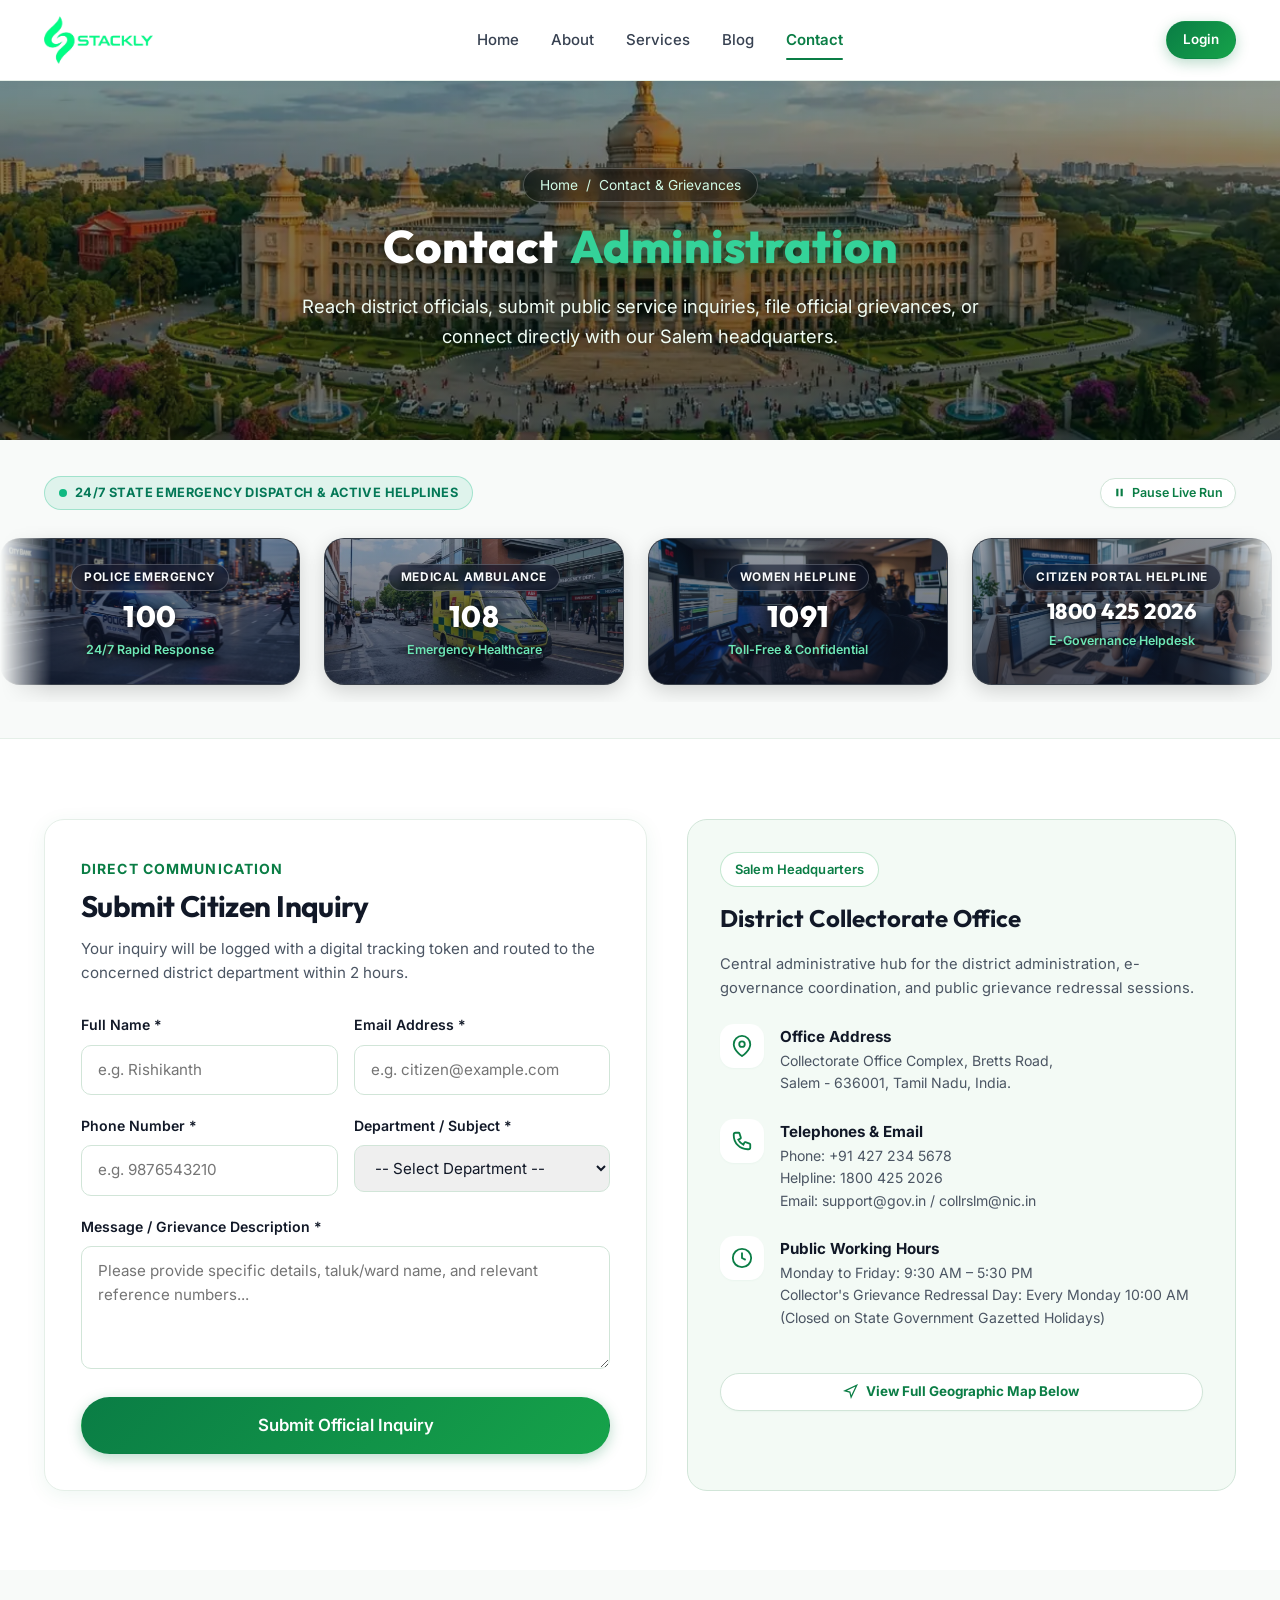
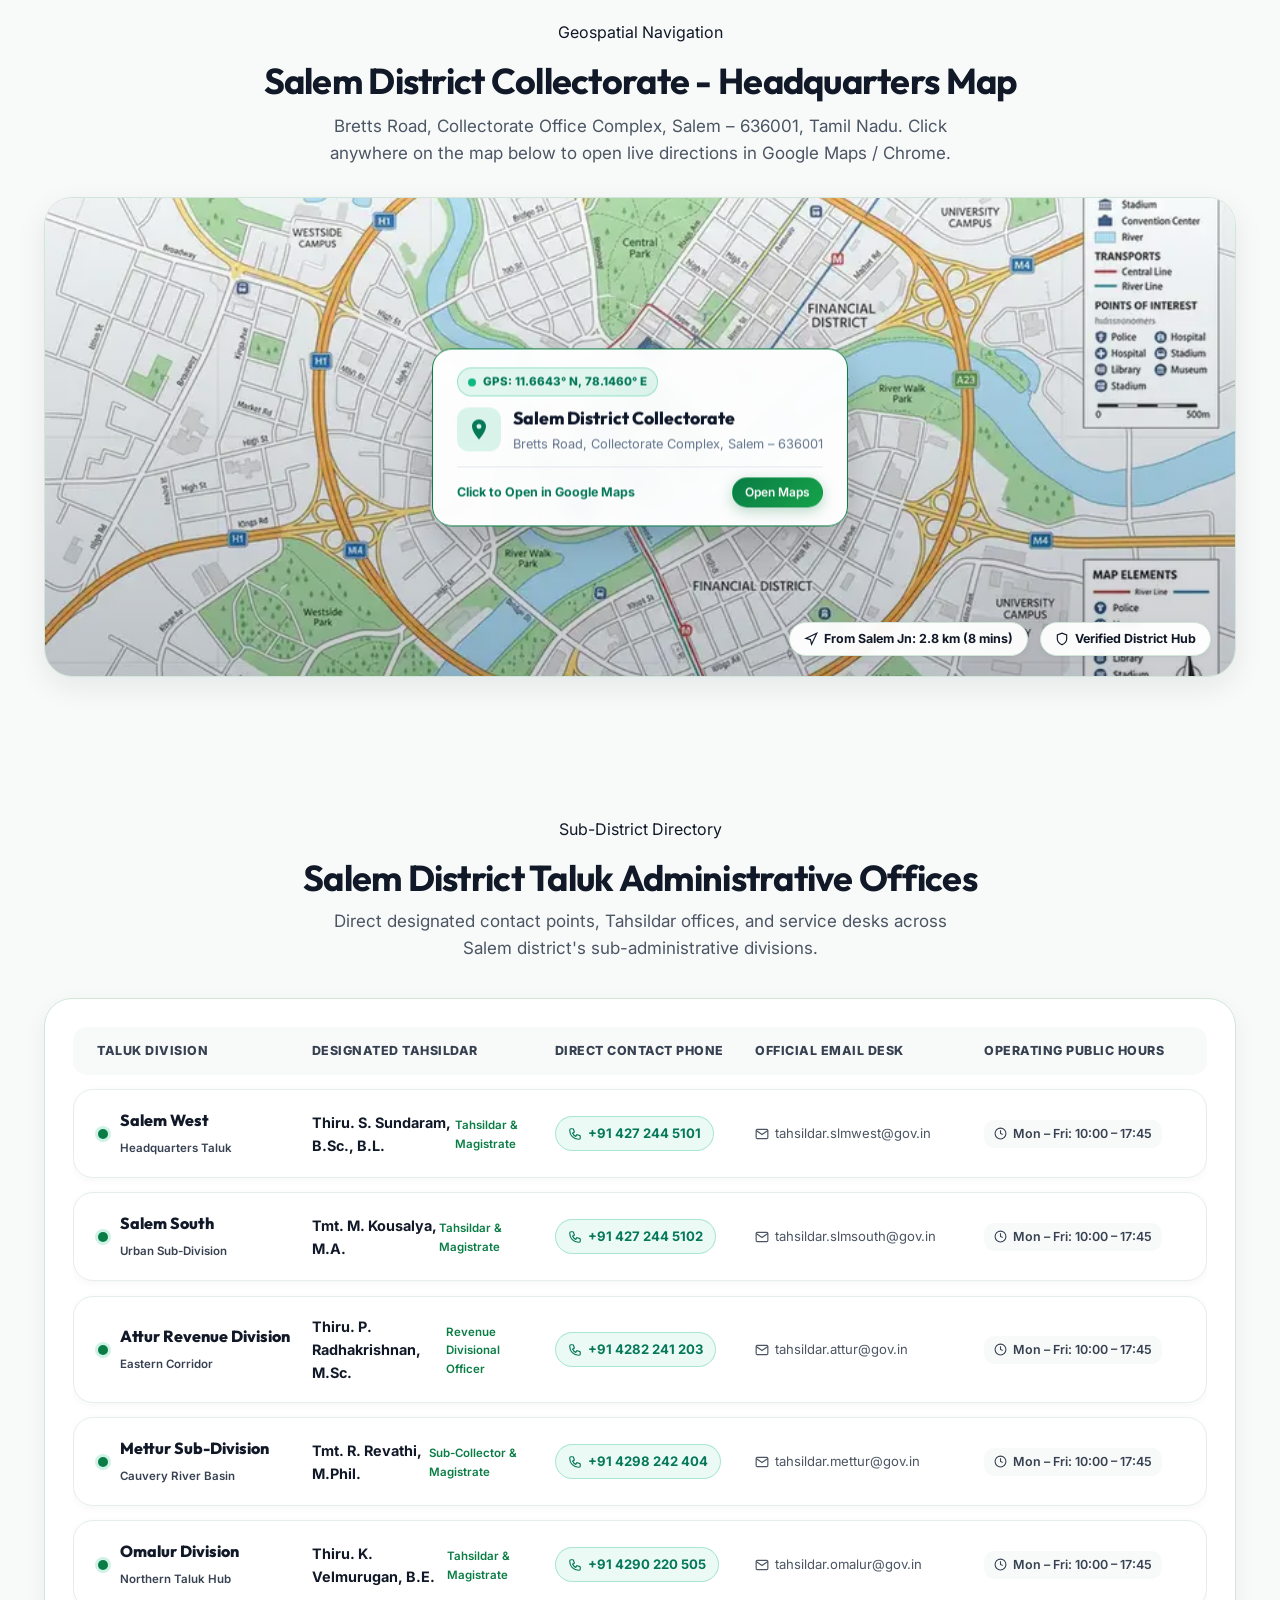
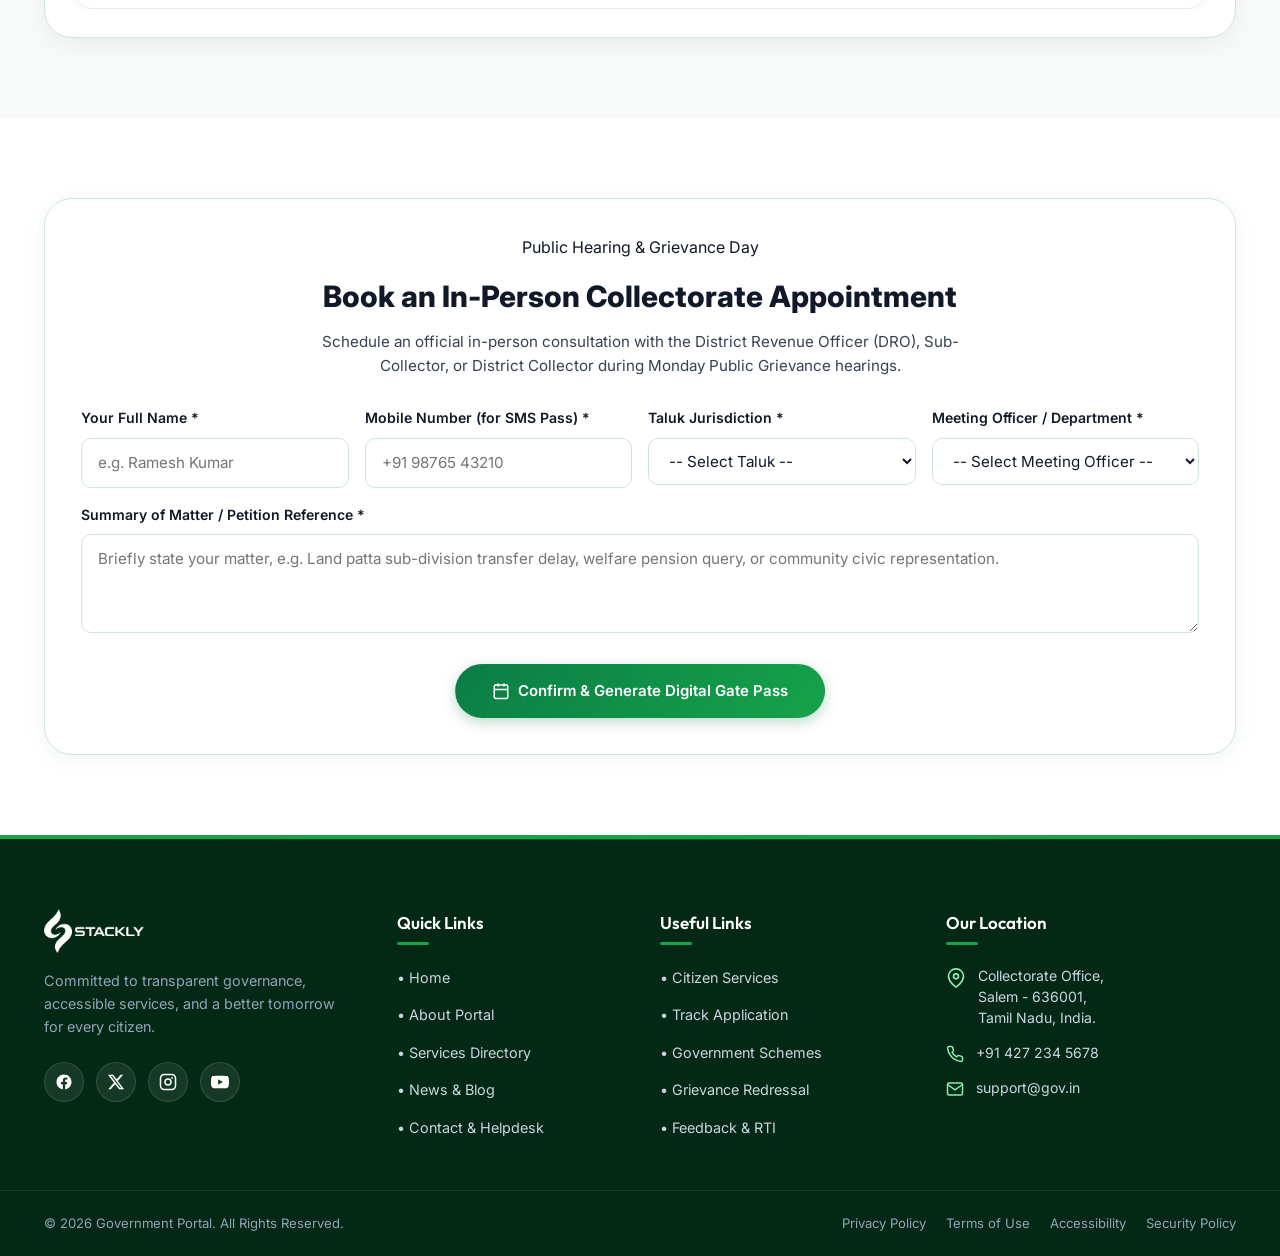
<file: contact.html>
<!DOCTYPE html>
<html lang="en">
<head>
  <meta charset="UTF-8">
  <meta name="viewport" content="width=device-width, initial-scale=1.0">
  <title>Contact & Helpdesk | Government Portal</title>
  <meta name="description" content="Contact the Government Portal administration and Salem Collectorate office. Submit citizen grievances, inquiries, and view district contact information.">
  <link rel="stylesheet" href="css/main.css">
  <link rel="stylesheet" href="css/pages.css">
</head>
<body class="has-fixed-header">

  <!-- Government Portal Premium Split Preloader -->
  <div class="gov-preloader" id="gov-preloader" aria-hidden="true">
    <!-- Two Equal Halves (Split Screen Shutter) -->
    <div class="preloader-half preloader-half-left"></div>
    <div class="preloader-half preloader-half-right"></div>

    <!-- Centered Stackly Logo & Slogan Content -->
    <div class="preloader-center">
      <div class="preloader-logo-box">
        <img src="Assets/stackly_logo_clean.webp" alt="Stackly Government Portal" class="preloader-logo">
      </div>
      <p class="preloader-slogan">Citizen First For a Stronger Nation</p>
      <div class="preloader-progress-track">
        <div class="preloader-progress-fill"></div>
      </div>
    </div>
  </div>

  <!-- Fixed Header -->
  <header class="gov-header">
    <div class="container gov-nav-wrapper">
      <a href="index.html" class="gov-brand" aria-label="Government Portal Home">
        <div class="gov-logo-container">
          <img src="Assets/stackly_logo_clean.webp" alt="Stackly Government Portal" class="gov-logo-img">
        </div>
      </a>

      <nav class="gov-nav-menu">
        <a href="index.html" class="gov-nav-link">Home</a>
        <a href="about.html" class="gov-nav-link">About</a>
        <a href="services.html" class="gov-nav-link">Services</a>
        <a href="blog.html" class="gov-nav-link">Blog</a>
        <a href="contact.html" class="gov-nav-link active">Contact</a>
      </nav>

      <div class="gov-nav-actions">
        <a href="login.html" class="btn-gov-primary btn-gov-sm">
          <span>Login</span>
        </a>
        <button type="button" class="gov-mobile-toggle" aria-label="Toggle Navigation">
          <span></span><span></span><span></span>
        </button>
      </div>
    </div>
  </header>

  <!-- Mobile Drawer Menu -->
  <div class="gov-mobile-drawer" id="mobile-drawer">
    <a href="index.html" class="mobile-nav-link">Home</a>
    <a href="about.html" class="mobile-nav-link">About</a>
    <a href="services.html" class="mobile-nav-link">Services</a>
    <a href="blog.html" class="mobile-nav-link">Blog</a>
    <a href="contact.html" class="mobile-nav-link active">Contact</a>
    <div class="mobile-drawer-footer">
      <a href="login.html" class="btn-gov-primary btn-mobile-login">Login</a>
    </div>
  </div>

  <main>
    <!-- Page Hero Banner with Background Image -->
    <section class="page-hero page-hero-contact">
      <div class="container">
        <div class="page-breadcrumb">
          <a href="index.html">Home</a>
          <span>/</span>
          <span>Contact & Grievances</span>
        </div>
        <h1 class="page-hero-title">
          <span class="anim-hero-left">Contact</span>
          <span class="anim-hero-right highlight-green">Administration</span>
        </h1>
        <p class="page-hero-desc anim-hero-up">
          Reach district officials, submit public service inquiries, file official grievances, or connect directly with our Salem headquarters.
        </p>
      </div>
    </section>

    <!-- Emergency Helplines Strip: Continuous Horizontal Live Run with Card Background Images -->
    <section class="helpline-live-section" id="section-emergency-helplines" style="background: #F8FAF9; padding: 36px 0; border-bottom: 1px solid var(--border-light); overflow: hidden;">
      <div class="container" style="margin-bottom: 16px;">
        <div class="helpline-header-row">
          <div class="helpline-live-status">
            <span class="helpline-pulse-dot"></span>
            <span class="helpline-live-text">24/7 State Emergency Dispatch & Active Helplines</span>
          </div>
          <button type="button" class="btn-gov-secondary btn-gov-sm" id="btn-helpline-marquee-toggle" title="Pause or Resume Live Run" style="display: inline-flex; align-items: center; gap: 6px; cursor: pointer; font-size: 0.78rem; padding: 4px 12px;">
            <svg id="icon-helpline-pause" width="13" height="13" fill="currentColor" viewBox="0 0 24 24"><path d="M6 19h4V5H6v14zm8-14v14h4V5h-4z"/></svg>
            <span id="text-helpline-toggle">Pause Live Run</span>
          </button>
        </div>
      </div>

      <!-- Continuous Horizontal Live Run Marquee Container -->
      <div class="helpline-marquee-wrapper" id="helpline-marquee-wrapper">
        <div class="helpline-marquee-track" id="helpline-marquee-track">
          <!-- Group 1: 4 Helpline Cards with Background Images -->
          <div class="helpline-track-group">
            <!-- Card 1: Police Emergency -->
            <div class="helpline-card" tabindex="0">
              <div class="helpline-bg" style="background-image: url('Assets/helpline-police.webp');"></div>
              <div class="helpline-overlay"></div>
              <div class="helpline-content">
                <div class="helpline-tag">Police Emergency</div>
                <div class="helpline-num">100</div>
                <div class="helpline-sub">24/7 Rapid Response</div>
              </div>
            </div>

            <!-- Card 2: Medical Ambulance -->
            <div class="helpline-card" tabindex="0">
              <div class="helpline-bg" style="background-image: url('Assets/helpline-ambulance.webp');"></div>
              <div class="helpline-overlay"></div>
              <div class="helpline-content">
                <div class="helpline-tag">Medical Ambulance</div>
                <div class="helpline-num">108</div>
                <div class="helpline-sub">Emergency Healthcare</div>
              </div>
            </div>

            <!-- Card 3: Women Helpline -->
            <div class="helpline-card" tabindex="0">
              <div class="helpline-bg" style="background-image: url('Assets/helpline-women.webp');"></div>
              <div class="helpline-overlay"></div>
              <div class="helpline-content">
                <div class="helpline-tag">Women Helpline</div>
                <div class="helpline-num">1091</div>
                <div class="helpline-sub">Toll-Free & Confidential</div>
              </div>
            </div>

            <!-- Card 4: Citizen Portal Helpline -->
            <div class="helpline-card" tabindex="0">
              <div class="helpline-bg" style="background-image: url('Assets/helpline-portal.webp');"></div>
              <div class="helpline-overlay"></div>
              <div class="helpline-content">
                <div class="helpline-tag">Citizen Portal Helpline</div>
                <div class="helpline-num" style="font-size: 1.35rem;">1800 425 2026</div>
                <div class="helpline-sub">E-Governance Helpdesk</div>
              </div>
            </div>
          </div>

          <!-- Group 2: Duplicate Set for Seamless Continuous Run -->
          <div class="helpline-track-group" aria-hidden="true">
            <!-- Card 1 Duplicate -->
            <div class="helpline-card" tabindex="-1">
              <div class="helpline-bg" style="background-image: url('Assets/helpline-police.webp');"></div>
              <div class="helpline-overlay"></div>
              <div class="helpline-content">
                <div class="helpline-tag">Police Emergency</div>
                <div class="helpline-num">100</div>
                <div class="helpline-sub">24/7 Rapid Response</div>
              </div>
            </div>

            <!-- Card 2 Duplicate -->
            <div class="helpline-card" tabindex="-1">
              <div class="helpline-bg" style="background-image: url('Assets/helpline-ambulance.webp');"></div>
              <div class="helpline-overlay"></div>
              <div class="helpline-content">
                <div class="helpline-tag">Medical Ambulance</div>
                <div class="helpline-num">108</div>
                <div class="helpline-sub">Emergency Healthcare</div>
              </div>
            </div>

            <!-- Card 3 Duplicate -->
            <div class="helpline-card" tabindex="-1">
              <div class="helpline-bg" style="background-image: url('Assets/helpline-women.webp');"></div>
              <div class="helpline-overlay"></div>
              <div class="helpline-content">
                <div class="helpline-tag">Women Helpline</div>
                <div class="helpline-num">1091</div>
                <div class="helpline-sub">Toll-Free & Confidential</div>
              </div>
            </div>

            <!-- Card 4 Duplicate -->
            <div class="helpline-card" tabindex="-1">
              <div class="helpline-bg" style="background-image: url('Assets/helpline-portal.webp');"></div>
              <div class="helpline-overlay"></div>
              <div class="helpline-content">
                <div class="helpline-tag">Citizen Portal Helpline</div>
                <div class="helpline-num" style="font-size: 1.35rem;">1800 425 2026</div>
                <div class="helpline-sub">E-Governance Helpdesk</div>
              </div>
            </div>
          </div>
        </div>
      </div>
    </section>

    <!-- Main Contact & Location Section -->
    <section class="section-padding" style="background: #FFFFFF; overflow: hidden;" id="section-contact-main">
      <div class="container">


        <div class="contact-grid" id="contact-main-grid">
          
          <!-- Contact / Grievance Form (Left Card: Slides in from LEFT) -->
          <div class="contact-form-card contact-card-left" id="contact-form-card">
            <span class="section-tag">Direct Communication</span>
            <h2 class="section-title" style="font-size: 1.85rem; margin-bottom: 12px;">Submit Citizen Inquiry</h2>
            <p style="color: var(--text-soft); font-size: 0.95rem; margin-bottom: 28px;">
              Your inquiry will be logged with a digital tracking token and routed to the concerned district department within 2 hours.
            </p>

            <form id="contact-grievance-form" novalidate>
              <div style="display: grid; grid-template-columns: 1fr 1fr; gap: 16px;">
                <div class="form-group">
                  <label class="form-label" for="contact-name">Full Name *</label>
                  <input type="text" id="contact-name" class="form-input" placeholder="e.g. Rishikanth">
                  <div class="form-error-line" id="err-contact-name">Please enter name</div>
                </div>
                <div class="form-group">
                  <label class="form-label" for="contact-email">Email Address *</label>
                  <input type="email" id="contact-email" class="form-input" placeholder="e.g. citizen@example.com">
                  <div class="form-error-line" id="err-contact-email">Please enter email</div>
                </div>
              </div>

              <div style="display: grid; grid-template-columns: 1fr 1fr; gap: 16px;">
                <div class="form-group">
                  <label class="form-label" for="contact-phone">Phone Number *</label>
                  <input type="tel" id="contact-phone" class="form-input" placeholder="e.g. 9876543210">
                  <div class="form-error-line" id="err-contact-phone">Please enter phone number</div>
                </div>
                <div class="form-group">
                  <label class="form-label" for="contact-dept">Department / Subject *</label>
                  <select id="contact-dept" class="form-select">
                    <option value="">-- Select Department --</option>
                    <option value="Revenue">Revenue & Land Administration</option>
                    <option value="Certificates">Certificates & Civil Registration</option>
                    <option value="Civil Supplies">Civil Supplies & Ration Cards</option>
                    <option value="Transport">Transport & Motor Vehicles</option>
                    <option value="Social Welfare">Social Welfare & Pensions</option>
                    <option value="Agriculture">Agriculture & Irrigation Subsidies</option>
                    <option value="Municipal">Municipal & Civic Grievances</option>
                  </select>
                  <div class="form-error-line" id="err-contact-dept">Please select department</div>
                </div>
              </div>

              <div class="form-group">
                <label class="form-label" for="contact-message">Message / Grievance Description *</label>
                <textarea id="contact-message" class="form-textarea" rows="4" placeholder="Please provide specific details, taluk/ward name, and relevant reference numbers..."></textarea>
                <div class="form-error-line" id="err-contact-message">Please enter message</div>
              </div>

              <button type="submit" class="btn-gov-primary btn-gov-lg" style="width: 100%; cursor: pointer;">
                <span>Submit Official Inquiry</span>
              </button>
            </form>
          </div>

          <!-- Contact Information (Right Card: Slides in from RIGHT) -->
          <div class="contact-info-card contact-card-right" id="contact-info-card">
            <div>
              <span class="pill-badge" style="background: #FFFFFF; margin-bottom: 12px;">Salem Headquarters</span>
              <h3 style="font-family: var(--font-display); font-size: 1.5rem; font-weight: 700; color: var(--text-main); margin-bottom: 16px;">
                District Collectorate Office
              </h3>
              <p style="color: var(--text-soft); font-size: 0.92rem; line-height: 1.6;">
                Central administrative hub for the district administration, e-governance coordination, and public grievance redressal sessions.
              </p>
            </div>

            <div class="contact-info-block">
              <div class="contact-info-icon">
                <svg width="22" height="22" fill="none" stroke="currentColor" stroke-width="2" viewBox="0 0 24 24"><path d="M21 10c0 7-9 13-9 13s-9-6-9-13a9 9 0 0 1 18 0z"/><circle cx="12" cy="10" r="3"/></svg>
              </div>
              <div>
                <strong style="font-size: 0.95rem; color: var(--text-main);">Office Address</strong>
                <p style="font-size: 0.88rem; color: var(--text-soft);">
                  Collectorate Office Complex, Bretts Road,<br>
                  Salem - 636001, Tamil Nadu, India.
                </p>
              </div>
            </div>

            <div class="contact-info-block">
              <div class="contact-info-icon">
                <svg width="22" height="22" fill="none" stroke="currentColor" stroke-width="2" viewBox="0 0 24 24"><path d="M3 5a2 2 0 012-2h3.28a1 1 0 01.948.684l1.498 4.493a1 1 0 01-.502 1.21l-2.257 1.13a11.042 11.042 0 005.516 5.516l1.13-2.257a1 1 0 011.21-.502l4.493 1.498a1 1 0 01.684.949V19a2 2 0 01-2 2h-1C9.716 21 3 14.284 3 6V5z"/></svg>
              </div>
              <div>
                <strong style="font-size: 0.95rem; color: var(--text-main);">Telephones & Email</strong>
                <p style="font-size: 0.88rem; color: var(--text-soft);">
                  Phone: +91 427 234 5678<br>
                  Helpline: 1800 425 2026<br>
                  Email: support@gov.in / collrslm@nic.in
                </p>
              </div>
            </div>

            <div class="contact-info-block">
              <div class="contact-info-icon">
                <svg width="22" height="22" fill="none" stroke="currentColor" stroke-width="2" viewBox="0 0 24 24"><circle cx="12" cy="12" r="10"/><polyline points="12 6 12 12 16 14"/></svg>
              </div>
              <div>
                <strong style="font-size: 0.95rem; color: var(--text-main);">Public Working Hours</strong>
                <p style="font-size: 0.88rem; color: var(--text-soft);">
                  Monday to Friday: 9:30 AM &ndash; 5:30 PM<br>
                  Collector's Grievance Redressal Day: Every Monday 10:00 AM<br>
                  (Closed on State Government Gazetted Holidays)
                </p>
              </div>
            </div>

            <!-- Link to Separate Map Section Below -->
            <div style="margin-top: 20px;">
              <a href="404.html" class="btn-gov-secondary btn-gov-sm" style="width: 100%; justify-content: center; font-weight: 700; display: inline-flex; align-items: center; gap: 8px;">
                <svg width="15" height="15" fill="none" stroke="currentColor" stroke-width="2" viewBox="0 0 24 24"><polygon points="3 11 22 2 13 21 11 13 3 11"/></svg>
                <span>View Full Geographic Map Below</span>
              </a>
            </div>
          </div>

        </div>
      </div>
    </section>

    <!-- Dedicated Big-Size Salem District Collectorate Map Section -->
    <section class="section-padding" style="background: #F8FAF9; padding-top: 50px; padding-bottom: 60px; overflow: hidden;" id="section-collectorate-map">
      <div class="container">
        <div class="section-header" style="text-align: center; max-width: 760px; margin: 0 auto 30px;">
          <div class="section-badge" style="display: inline-flex; margin-bottom: 12px;">Geospatial Navigation</div>
          <h2 class="section-title" style="margin-bottom: 10px;">Salem District Collectorate - Headquarters Map</h2>
          <p class="section-desc" style="margin: 0 auto; color: var(--text-soft); max-width: 640px;">
            Bretts Road, Collectorate Office Complex, Salem &ndash; 636001, Tamil Nadu. Click anywhere on the map below to open live directions in Google Maps / Chrome.
          </p>
        </div>

        <!-- Big-Size Interactive Map (Clicking navigates to Chrome / Google Maps) -->
        <a href="https://www.google.com/maps/search/District+Collectorate+Salem+Tamil+Nadu" target="_blank" rel="noopener noreferrer" class="salem-big-map-banner" id="salem-interactive-map" title="Click anywhere on map to open in Chrome & Google Maps">
          <div class="salem-big-map-bg" style="background-image: url('Assets/salem-collectorate-map.webp');"></div>
          <div class="salem-big-map-overlay"></div>

          <!-- Radar Pulse Effect at Map Center -->
          <div class="salem-map-radar"></div>

          <!-- Central Map Floating Pin Badge -->
          <div class="salem-big-map-pin">
            <div class="salem-pin-badge-top">
              <span class="helpline-pulse-dot"></span>
              <span style="font-size: 0.72rem; font-weight: 800; color: #047857; text-transform: uppercase;">GPS: 11.6643° N, 78.1460° E</span>
            </div>
            <div style="display: flex; align-items: center; gap: 12px; margin-top: 8px;">
              <div style="width: 44px; height: 44px; border-radius: 12px; background: rgba(16, 185, 129, 0.15); display: flex; align-items: center; justify-content: center; flex-shrink: 0;">
                <svg width="24" height="24" fill="#047857" viewBox="0 0 24 24"><path d="M12 2C8.13 2 5 5.13 5 9c0 5.25 7 13 7 13s7-7.75 7-13c0-3.87-3.13-7-7-7zm0 9.5a2.5 2.5 0 0 1 0-5 2.5 2.5 0 0 1 0 5z"/></svg>
              </div>
              <div style="text-align: left;">
                <h4 style="font-family: var(--font-display); font-size: 1.1rem; font-weight: 800; color: #0F172A; margin: 0 0 2px;">Salem District Collectorate</h4>
                <p style="font-size: 0.8rem; color: #64748B; margin: 0;">Bretts Road, Collectorate Complex, Salem &ndash; 636001</p>
              </div>
            </div>
            <div style="margin-top: 12px; display: flex; align-items: center; justify-content: space-between; border-top: 1px solid #E2E8F0; padding-top: 10px;">
              <span style="font-size: 0.78rem; font-weight: 700; color: #047857;">Click to Open in Google Maps</span>
              <span class="btn-gov-primary btn-gov-sm" style="font-size: 0.75rem; padding: 4px 12px; pointer-events: none;">Open Maps</span>
            </div>
          </div>

          <!-- Bottom Floating Metrics -->
          <div class="salem-map-metrics">
            <div class="salem-metric-chip">
              <svg width="14" height="14" fill="none" stroke="currentColor" stroke-width="2" viewBox="0 0 24 24"><polygon points="3 11 22 2 13 21 11 13 3 11"/></svg>
              <span>From Salem Jn: 2.8 km (8 mins)</span>
            </div>
            <div class="salem-metric-chip">
              <svg width="14" height="14" fill="none" stroke="currentColor" stroke-width="2" viewBox="0 0 24 24"><path d="M12 22s8-4 8-10V5l-8-3-8 3v7c0 6 8 10 8 10z"/></svg>
              <span>Verified District Hub</span>
            </div>
          </div>
        </a>
      </div>
    </section>

    <!-- Section 1: Salem District Taluk Administrative Directory -->
    <section class="section-padding" style="background: #F8FAF9; overflow: hidden;" id="section-taluk-directory">
      <div class="container">
        <div class="section-header" style="text-align: center; max-width: 760px; margin: 0 auto 36px;">
          <div class="section-badge" style="display: inline-flex; margin: 0 auto 12px;">Sub-District Directory</div>
          <h2 class="section-title" style="margin-bottom: 8px;">Salem District Taluk Administrative Offices</h2>
          <p class="section-desc" style="margin: 0 auto; color: var(--text-soft); max-width: 640px;">
            Direct designated contact points, Tahsildar offices, and service desks across Salem district's sub-administrative divisions.
          </p>
        </div>

        <div class="taluk-dir-card">
          <div class="taluk-dir-scroll-wrap">
            <div class="taluk-dir-head">
              <div class="col-th">Taluk Division</div>
              <div class="col-th">Designated Tahsildar</div>
              <div class="col-th">Direct Contact Phone</div>
              <div class="col-th">Official Email Desk</div>
              <div class="col-th">Operating Public Hours</div>
            </div>

            <div class="taluk-dir-list" id="taluk-dir-list">
              <!-- Item 1: Salem West (arranges 1st) -->
              <div class="taluk-division-row taluk-row-1" data-index="1">
                <div class="col-cell col-division">
                  <span class="taluk-badge-dot"></span>
                  <div>
                    <strong class="taluk-title">Salem West</strong>
                    <span class="taluk-sub-tag">Headquarters Taluk</span>
                  </div>
                </div>
                <div class="col-cell col-tahsildar">
                  <div class="tahsildar-name">Thiru. S. Sundaram, B.Sc., B.L.</div>
                  <div class="tahsildar-badge">Tahsildar &amp; Magistrate</div>
                </div>
                <div class="col-cell col-phone">
                  <a href="tel:+914272445101" class="taluk-phone-pill">
                    <svg width="14" height="14" fill="none" stroke="currentColor" stroke-width="2" viewBox="0 0 24 24"><path d="M3 5a2 2 0 012-2h3.28a1 1 0 01.948.684l1.498 4.493a1 1 0 01-.502 1.21l-2.257 1.13a11.042 11.042 0 005.516 5.516l1.13-2.257a1 1 0 011.21-.502l4.493 1.498a1 1 0 01.684.949V19a2 2 0 01-2 2h-1C9.716 21 3 14.284 3 6V5z"/></svg>
                    <span>+91 427 244 5101</span>
                  </a>
                </div>
                <div class="col-cell col-email">
                  <a href="mailto:tahsildar.slmwest@gov.in" class="taluk-email-text">
                    <svg width="14" height="14" fill="none" stroke="currentColor" stroke-width="2" viewBox="0 0 24 24"><path d="M4 4h16c1.1 0 2 .9 2 2v12c0 1.1-.9 2-2 2H4c-1.1 0-2-.9-2-2V6c0-1.1.9-2 2-2z"/><polyline points="22,6 12,13 2,6"/></svg>
                    <span>tahsildar.slmwest@gov.in</span>
                  </a>
                </div>
                <div class="col-cell col-hours">
                  <span class="taluk-hours-pill">
                    <svg width="13" height="13" fill="none" stroke="currentColor" stroke-width="2" viewBox="0 0 24 24"><circle cx="12" cy="12" r="10"/><polyline points="12 6 12 12 16 14"/></svg>
                    <span>Mon &ndash; Fri: 10:00 &ndash; 17:45</span>
                  </span>
                </div>
              </div>

              <!-- Item 2: Salem South (arranges 2nd) -->
              <div class="taluk-division-row taluk-row-2" data-index="2">
                <div class="col-cell col-division">
                  <span class="taluk-badge-dot"></span>
                  <div>
                    <strong class="taluk-title">Salem South</strong>
                    <span class="taluk-sub-tag">Urban Sub-Division</span>
                  </div>
                </div>
                <div class="col-cell col-tahsildar">
                  <div class="tahsildar-name">Tmt. M. Kousalya, M.A.</div>
                  <div class="tahsildar-badge">Tahsildar &amp; Magistrate</div>
                </div>
                <div class="col-cell col-phone">
                  <a href="tel:+914272445102" class="taluk-phone-pill">
                    <svg width="14" height="14" fill="none" stroke="currentColor" stroke-width="2" viewBox="0 0 24 24"><path d="M3 5a2 2 0 012-2h3.28a1 1 0 01.948.684l1.498 4.493a1 1 0 01-.502 1.21l-2.257 1.13a11.042 11.042 0 005.516 5.516l1.13-2.257a1 1 0 011.21-.502l4.493 1.498a1 1 0 01.684.949V19a2 2 0 01-2 2h-1C9.716 21 3 14.284 3 6V5z"/></svg>
                    <span>+91 427 244 5102</span>
                  </a>
                </div>
                <div class="col-cell col-email">
                  <a href="mailto:tahsildar.slmsouth@gov.in" class="taluk-email-text">
                    <svg width="14" height="14" fill="none" stroke="currentColor" stroke-width="2" viewBox="0 0 24 24"><path d="M4 4h16c1.1 0 2 .9 2 2v12c0 1.1-.9 2-2 2H4c-1.1 0-2-.9-2-2V6c0-1.1.9-2 2-2z"/><polyline points="22,6 12,13 2,6"/></svg>
                    <span>tahsildar.slmsouth@gov.in</span>
                  </a>
                </div>
                <div class="col-cell col-hours">
                  <span class="taluk-hours-pill">
                    <svg width="13" height="13" fill="none" stroke="currentColor" stroke-width="2" viewBox="0 0 24 24"><circle cx="12" cy="12" r="10"/><polyline points="12 6 12 12 16 14"/></svg>
                    <span>Mon &ndash; Fri: 10:00 &ndash; 17:45</span>
                  </span>
                </div>
              </div>

              <!-- Item 3: Attur Revenue Division (arranges 3rd) -->
              <div class="taluk-division-row taluk-row-3" data-index="3">
                <div class="col-cell col-division">
                  <span class="taluk-badge-dot"></span>
                  <div>
                    <strong class="taluk-title">Attur Revenue Division</strong>
                    <span class="taluk-sub-tag">Eastern Corridor</span>
                  </div>
                </div>
                <div class="col-cell col-tahsildar">
                  <div class="tahsildar-name">Thiru. P. Radhakrishnan, M.Sc.</div>
                  <div class="tahsildar-badge">Revenue Divisional Officer</div>
                </div>
                <div class="col-cell col-phone">
                  <a href="tel:+914282241203" class="taluk-phone-pill">
                    <svg width="14" height="14" fill="none" stroke="currentColor" stroke-width="2" viewBox="0 0 24 24"><path d="M3 5a2 2 0 012-2h3.28a1 1 0 01.948.684l1.498 4.493a1 1 0 01-.502 1.21l-2.257 1.13a11.042 11.042 0 005.516 5.516l1.13-2.257a1 1 0 011.21-.502l4.493 1.498a1 1 0 01.684.949V19a2 2 0 01-2 2h-1C9.716 21 3 14.284 3 6V5z"/></svg>
                    <span>+91 4282 241 203</span>
                  </a>
                </div>
                <div class="col-cell col-email">
                  <a href="mailto:tahsildar.attur@gov.in" class="taluk-email-text">
                    <svg width="14" height="14" fill="none" stroke="currentColor" stroke-width="2" viewBox="0 0 24 24"><path d="M4 4h16c1.1 0 2 .9 2 2v12c0 1.1-.9 2-2 2H4c-1.1 0-2-.9-2-2V6c0-1.1.9-2 2-2z"/><polyline points="22,6 12,13 2,6"/></svg>
                    <span>tahsildar.attur@gov.in</span>
                  </a>
                </div>
                <div class="col-cell col-hours">
                  <span class="taluk-hours-pill">
                    <svg width="13" height="13" fill="none" stroke="currentColor" stroke-width="2" viewBox="0 0 24 24"><circle cx="12" cy="12" r="10"/><polyline points="12 6 12 12 16 14"/></svg>
                    <span>Mon &ndash; Fri: 10:00 &ndash; 17:45</span>
                  </span>
                </div>
              </div>

              <!-- Item 4: Mettur Sub-Division (arranges 4th) -->
              <div class="taluk-division-row taluk-row-4" data-index="4">
                <div class="col-cell col-division">
                  <span class="taluk-badge-dot"></span>
                  <div>
                    <strong class="taluk-title">Mettur Sub-Division</strong>
                    <span class="taluk-sub-tag">Cauvery River Basin</span>
                  </div>
                </div>
                <div class="col-cell col-tahsildar">
                  <div class="tahsildar-name">Tmt. R. Revathi, M.Phil.</div>
                  <div class="tahsildar-badge">Sub-Collector &amp; Magistrate</div>
                </div>
                <div class="col-cell col-phone">
                  <a href="tel:+914298242404" class="taluk-phone-pill">
                    <svg width="14" height="14" fill="none" stroke="currentColor" stroke-width="2" viewBox="0 0 24 24"><path d="M3 5a2 2 0 012-2h3.28a1 1 0 01.948.684l1.498 4.493a1 1 0 01-.502 1.21l-2.257 1.13a11.042 11.042 0 005.516 5.516l1.13-2.257a1 1 0 011.21-.502l4.493 1.498a1 1 0 01.684.949V19a2 2 0 01-2 2h-1C9.716 21 3 14.284 3 6V5z"/></svg>
                    <span>+91 4298 242 404</span>
                  </a>
                </div>
                <div class="col-cell col-email">
                  <a href="mailto:tahsildar.mettur@gov.in" class="taluk-email-text">
                    <svg width="14" height="14" fill="none" stroke="currentColor" stroke-width="2" viewBox="0 0 24 24"><path d="M4 4h16c1.1 0 2 .9 2 2v12c0 1.1-.9 2-2 2H4c-1.1 0-2-.9-2-2V6c0-1.1.9-2 2-2z"/><polyline points="22,6 12,13 2,6"/></svg>
                    <span>tahsildar.mettur@gov.in</span>
                  </a>
                </div>
                <div class="col-cell col-hours">
                  <span class="taluk-hours-pill">
                    <svg width="13" height="13" fill="none" stroke="currentColor" stroke-width="2" viewBox="0 0 24 24"><circle cx="12" cy="12" r="10"/><polyline points="12 6 12 12 16 14"/></svg>
                    <span>Mon &ndash; Fri: 10:00 &ndash; 17:45</span>
                  </span>
                </div>
              </div>

              <!-- Item 5: Omalur Division (arranges 5th) -->
              <div class="taluk-division-row taluk-row-5" data-index="5">
                <div class="col-cell col-division">
                  <span class="taluk-badge-dot"></span>
                  <div>
                    <strong class="taluk-title">Omalur Division</strong>
                    <span class="taluk-sub-tag">Northern Taluk Hub</span>
                  </div>
                </div>
                <div class="col-cell col-tahsildar">
                  <div class="tahsildar-name">Thiru. K. Velmurugan, B.E.</div>
                  <div class="tahsildar-badge">Tahsildar &amp; Magistrate</div>
                </div>
                <div class="col-cell col-phone">
                  <a href="tel:+914290220505" class="taluk-phone-pill">
                    <svg width="14" height="14" fill="none" stroke="currentColor" stroke-width="2" viewBox="0 0 24 24"><path d="M3 5a2 2 0 012-2h3.28a1 1 0 01.948.684l1.498 4.493a1 1 0 01-.502 1.21l-2.257 1.13a11.042 11.042 0 005.516 5.516l1.13-2.257a1 1 0 011.21-.502l4.493 1.498a1 1 0 01.684.949V19a2 2 0 01-2 2h-1C9.716 21 3 14.284 3 6V5z"/></svg>
                    <span>+91 4290 220 505</span>
                  </a>
                </div>
                <div class="col-cell col-email">
                  <a href="mailto:tahsildar.omalur@gov.in" class="taluk-email-text">
                    <svg width="14" height="14" fill="none" stroke="currentColor" stroke-width="2" viewBox="0 0 24 24"><path d="M4 4h16c1.1 0 2 .9 2 2v12c0 1.1-.9 2-2 2H4c-1.1 0-2-.9-2-2V6c0-1.1.9-2 2-2z"/><polyline points="22,6 12,13 2,6"/></svg>
                    <span>tahsildar.omalur@gov.in</span>
                  </a>
                </div>
                <div class="col-cell col-hours">
                  <span class="taluk-hours-pill">
                    <svg width="13" height="13" fill="none" stroke="currentColor" stroke-width="2" viewBox="0 0 24 24"><circle cx="12" cy="12" r="10"/><polyline points="12 6 12 12 16 14"/></svg>
                    <span>Mon &ndash; Fri: 10:00 &ndash; 17:45</span>
                  </span>
                </div>
              </div>
            </div>
          </div>
        </div>
      </div>
    </section>

    <!-- Section 2: Collectorate Public Appointment Booking Widget -->
    <section class="section-padding" style="background: #FFFFFF; overflow: hidden;" id="section-appointment-booking">
      <div class="container">
        <div class="appointment-booking-wrap" id="appointment-booking-wrap">
          <div class="appointment-header" style="text-align: center; margin-bottom: 28px;">
            <div class="section-badge" style="display: inline-flex; margin: 0 auto 12px;">Public Hearing &amp; Grievance Day</div>
            <h2 style="font-size: clamp(1.5rem, 2.3vw, 2rem); font-weight: 800; color: var(--text-dark); margin-bottom: 10px; text-align: center;">
              Book an In-Person Collectorate Appointment
            </h2>
            <p style="color: var(--text-muted); font-size: 0.95rem; max-width: 680px; margin: 0 auto; line-height: 1.6; text-align: center;">
              Schedule an official in-person consultation with the District Revenue Officer (DRO), Sub-Collector, or District Collector during Monday Public Grievance hearings.
            </p>

          </div>

          <form id="appointment-booking-form" novalidate style="text-align: left;">
            <!-- Fields Wrapper: Slides in from DOWN -->
            <div id="appt-fields-wrap" style="display: grid; grid-template-columns: repeat(auto-fit, minmax(240px, 1fr)); gap: 16px;">
              <div>
                <label class="form-label" for="appt-name">Your Full Name *</label>
                <input type="text" id="appt-name" class="form-input" placeholder="e.g. Ramesh Kumar" style="width: 100%;">
                <div class="form-error-line" id="err-appt-name">Please enter name</div>
              </div>
              <div>
                <label class="form-label" for="appt-phone">Mobile Number (for SMS Pass) *</label>
                <input type="tel" id="appt-phone" class="form-input" placeholder="+91 98765 43210" style="width: 100%;">
                <div class="form-error-line" id="err-appt-phone">Please enter mobile number</div>
              </div>
              <div>
                <label class="form-label" for="appt-taluk">Taluk Jurisdiction *</label>
                <select id="appt-taluk" class="form-select" style="width: 100%; background-color: #fff;">
                  <option value="">-- Select Taluk --</option>
                  <option value="Salem West">Salem West Taluk</option>
                  <option value="Salem South">Salem South Taluk</option>
                  <option value="Attur">Attur Taluk</option>
                  <option value="Mettur">Mettur Taluk</option>
                  <option value="Omalur">Omalur Taluk</option>
                  <option value="Yercaud">Yercaud Hill Taluk</option>
                </select>
                <div class="form-error-line" id="err-appt-taluk">Please select taluk</div>
              </div>
              <div>
                <label class="form-label" for="appt-officer">Meeting Officer / Department *</label>
                <select id="appt-officer" class="form-select" style="width: 100%; background-color: #fff;">
                  <option value="">-- Select Meeting Officer --</option>
                  <option value="District Collector">District Collector (Mondays)</option>
                  <option value="District Revenue Officer">District Revenue Officer (DRO)</option>
                  <option value="Sub-Collector Revenue">Sub-Collector (Land &amp; Revenue)</option>
                  <option value="District Welfare Officer">District Social Welfare Officer</option>
                </select>
                <div class="form-error-line" id="err-appt-officer">Please select meeting officer</div>
              </div>
              <div style="grid-column: 1 / -1;">
                <label class="form-label" for="appt-summary">Summary of Matter / Petition Reference *</label>
                <textarea id="appt-summary" class="form-textarea" rows="3" placeholder="Briefly state your matter, e.g. Land patta sub-division transfer delay, welfare pension query, or community civic representation." style="width: 100%; resize: vertical;"></textarea>
                <div class="form-error-line" id="err-appt-summary">Please enter petition summary</div>
              </div>
            </div>

            <!-- Button Wrapper: Slides in from RIGHT -->
            <div id="appt-btn-wrap" style="text-align: center; margin-top: 24px;">
              <button type="submit" class="btn-gov-primary" style="padding: 14px 36px; cursor: pointer; display: inline-flex; align-items: center; gap: 8px;">
                <svg width="18" height="18" fill="none" stroke="currentColor" stroke-width="2" viewBox="0 0 24 24"><rect x="3" y="4" width="18" height="18" rx="2" ry="2"/><line x1="16" y1="2" x2="16" y2="6"/><line x1="8" y1="2" x2="8" y2="6"/><line x1="3" y1="10" x2="21" y2="10"/></svg>
                <span>Confirm &amp; Generate Digital Gate Pass</span>
              </button>
            </div>
          </form>
        </div>
      </div>
    </section>
  </main>

  <!-- Submission Confirmation Modal -->
  <div class="search-modal-backdrop" id="grievance-success-modal" role="dialog" aria-modal="true">
    <div class="search-modal-card" style="max-width: 520px; padding: 32px; text-align: center;">
      <div style="width: 56px; height: 56px; background: #DCFCE7; color: #16A34A; border-radius: 50%; display: flex; align-items: center; justify-content: center; margin: 0 auto 16px;">
        <svg width="28" height="28" fill="none" stroke="currentColor" stroke-width="2.5" viewBox="0 0 24 24"><polyline points="20 6 9 17 4 12"/></svg>
      </div>
      <h3 style="font-family: var(--font-display); font-size: 1.5rem; font-weight: 800; color: var(--text-main); margin-bottom: 8px;">
        Grievance / Inquiry Lodged Successfully
      </h3>
      <p style="color: var(--text-soft); font-size: 0.92rem; line-height: 1.6; margin-bottom: 20px;">
        Your inquiry has been assigned tracking token <strong id="assigned-token" style="color: var(--primary-dark);">#SLM-2026-9812</strong>. An SMS confirmation with officer contact details has been dispatched.
      </p>
      <div style="display: flex; justify-content: center; gap: 12px;">
        <button type="button" class="btn-gov-secondary btn-gov-sm" onclick="document.getElementById('grievance-success-modal').classList.remove('open');">Dismiss</button>
        <a href="services.html#track" class="btn-gov-primary btn-gov-sm">Track Progress</a>
      </div>
    </div>
  </div>

  <!-- Global Footer -->
  <footer class="gov-footer">
    <div class="container footer-top">
      <div class="footer-grid">
        <div class="footer-brand">
          <div class="footer-logo-row">
            <a href="index.html" class="footer-logo-container" aria-label="Stackly Home">
              <img src="Assets/stackly_logo_white.webp" alt="Stackly Logo" style="height: 44px; width: auto; max-width: 170px; object-fit: contain;">
            </a>
          </div>
          <p class="footer-desc">
            Committed to transparent governance, accessible services, and a better tomorrow for every citizen.
          </p>
          <div class="footer-social-links">
            <a href="404.html" class="social-icon-btn"><svg width="18" height="18" fill="currentColor" viewBox="0 0 24 24"><path d="M22 12c0-5.523-4.477-10-10-10S2 6.477 2 12c0 4.991 3.657 9.128 8.438 9.878v-6.987h-2.54V12h2.54V9.797c0-2.506 1.492-3.89 3.777-3.89 1.094 0 2.238.195 2.238.195v2.46h-1.26c-1.243 0-1.63.771-1.63 1.562V12h2.773l-.443 2.89h-2.33v6.988C18.343 21.128 22 16.991 22 12z"/></svg></a>
            <a href="404.html" class="social-icon-btn"><svg width="18" height="18" fill="currentColor" viewBox="0 0 24 24"><path d="M18.244 2.25h3.308l-7.227 8.26 8.502 11.24H16.17l-5.214-6.817L4.99 21.75H1.68l7.73-8.835L1.254 2.25H8.08l4.713 6.231zm-1.161 17.52h1.833L7.084 4.126H5.117z"/></svg></a>
            <a href="404.html" class="social-icon-btn" aria-label="Instagram" title="Instagram"><svg width="18" height="18" viewBox="0 0 24 24" fill="none" stroke="currentColor" stroke-width="2" stroke-linecap="round" stroke-linejoin="round"><rect x="2" y="2" width="20" height="20" rx="5" ry="5"></rect><circle cx="12" cy="12" r="4"></circle><circle cx="17.5" cy="6.5" r="1.2" fill="currentColor" stroke="none"></circle></svg></a>
            <a href="404.html" class="social-icon-btn"><svg width="18" height="18" fill="currentColor" viewBox="0 0 24 24"><path d="M23.498 6.186a3.016 3.016 0 0 0-2.122-2.136C19.505 3.545 12 3.545 12 3.545s-7.505 0-9.377.505A3.017 3.017 0 0 0 .502 6.186C0 8.07 0 12 0 12s0 3.93.502 5.814a3.016 3.016 0 0 0 2.122 2.136c1.871.505 9.376.505 9.376.505s7.505 0 9.377-.505a3.015 3.015 0 0 0 2.122-2.136C24 15.93 24 12 24 12s0-3.93-.502-5.814zM9.545 15.568V8.432L15.818 12l-6.273 3.568z"/></svg></a>
          </div>
        </div>

        <div>
          <h4 class="footer-col-title">Quick Links</h4>
          <ul class="footer-links-list">
            <li><a href="index.html">&bull; Home</a></li>
            <li><a href="about.html">&bull; About Portal</a></li>
            <li><a href="services.html">&bull; Services Directory</a></li>
            <li><a href="blog.html">&bull; News & Blog</a></li>
            <li><a href="contact.html">&bull; Contact & Helpdesk</a></li>
          </ul>
        </div>

        <div>
          <h4 class="footer-col-title">Useful Links</h4>
          <ul class="footer-links-list">
            <li><a href="404.html">&bull; Citizen Services</a></li>
            <li><a href="404.html">&bull; Track Application</a></li>
            <li><a href="404.html">&bull; Government Schemes</a></li>
            <li><a href="404.html">&bull; Grievance Redressal</a></li>
            <li><a href="404.html">&bull; Feedback & RTI</a></li>
          </ul>
        </div>

        <div>
          <h4 class="footer-col-title">Our Location</h4>
          <div class="footer-contact-info">
            <div class="footer-contact-item">
              <svg width="20" height="20" fill="none" stroke="currentColor" stroke-width="2" viewBox="0 0 24 24"><path d="M21 10c0 7-9 13-9 13s-9-6-9-13a9 9 0 0 1 18 0z"/><circle cx="12" cy="10" r="3"/></svg>
              <span>Collectorate Office,<br>Salem - 636001,<br>Tamil Nadu, India.</span>
            </div>
            <div class="footer-contact-item">
              <svg width="18" height="18" fill="none" stroke="currentColor" stroke-width="2" viewBox="0 0 24 24"><path d="M22 16.92v3a2 2 0 0 1-2.18 2 19.79 19.79 0 0 1-8.63-3.07 19.5 19.5 0 0 1-6-6 19.79 19.79 0 0 1-3.07-8.67A2 2 0 0 1 4.11 2h3a2 2 0 0 1 2 1.72 12.84 12.84 0 0 0 .7 2.81 2 2 0 0 1-.45 2.11L8.09 9.91a16 16 0 0 0 6 6l1.27-1.27a2 2 0 0 1 2.11-.45 12.84 12.84 0 0 0 2.81.7A2 2 0 0 1 22 16.92z"/></svg>
              <a href="404.html">+91 427 234 5678</a>
            </div>
            <div class="footer-contact-item">
              <svg width="18" height="18" fill="none" stroke="currentColor" stroke-width="2" viewBox="0 0 24 24"><path d="M4 4h16c1.1 0 2 .9 2 2v12c0 1.1-.9 2-2 2H4c-1.1 0-2-.9-2-2V6c0-1.1.9-2 2-2z"/><polyline points="22,6 12,13 2,6"/></svg>
              <a href="404.html">support@gov.in</a>
            </div>
          </div>
        </div>
      </div>
    </div>

    <div class="footer-bottom">
      <div class="container footer-bottom-inner">
        <div>&copy; 2026 Government Portal. All Rights Reserved.</div>
        <div class="footer-bottom-links">
          <a href="404.html">Privacy Policy</a>
          <a href="404.html">Terms of Use</a>
          <a href="404.html">Accessibility</a>
          <a href="404.html">Security Policy</a>
        </div>
      </div>
    </div>
  </footer>

  <script src="js/main.js"></script>
</body>
</html>
</file>
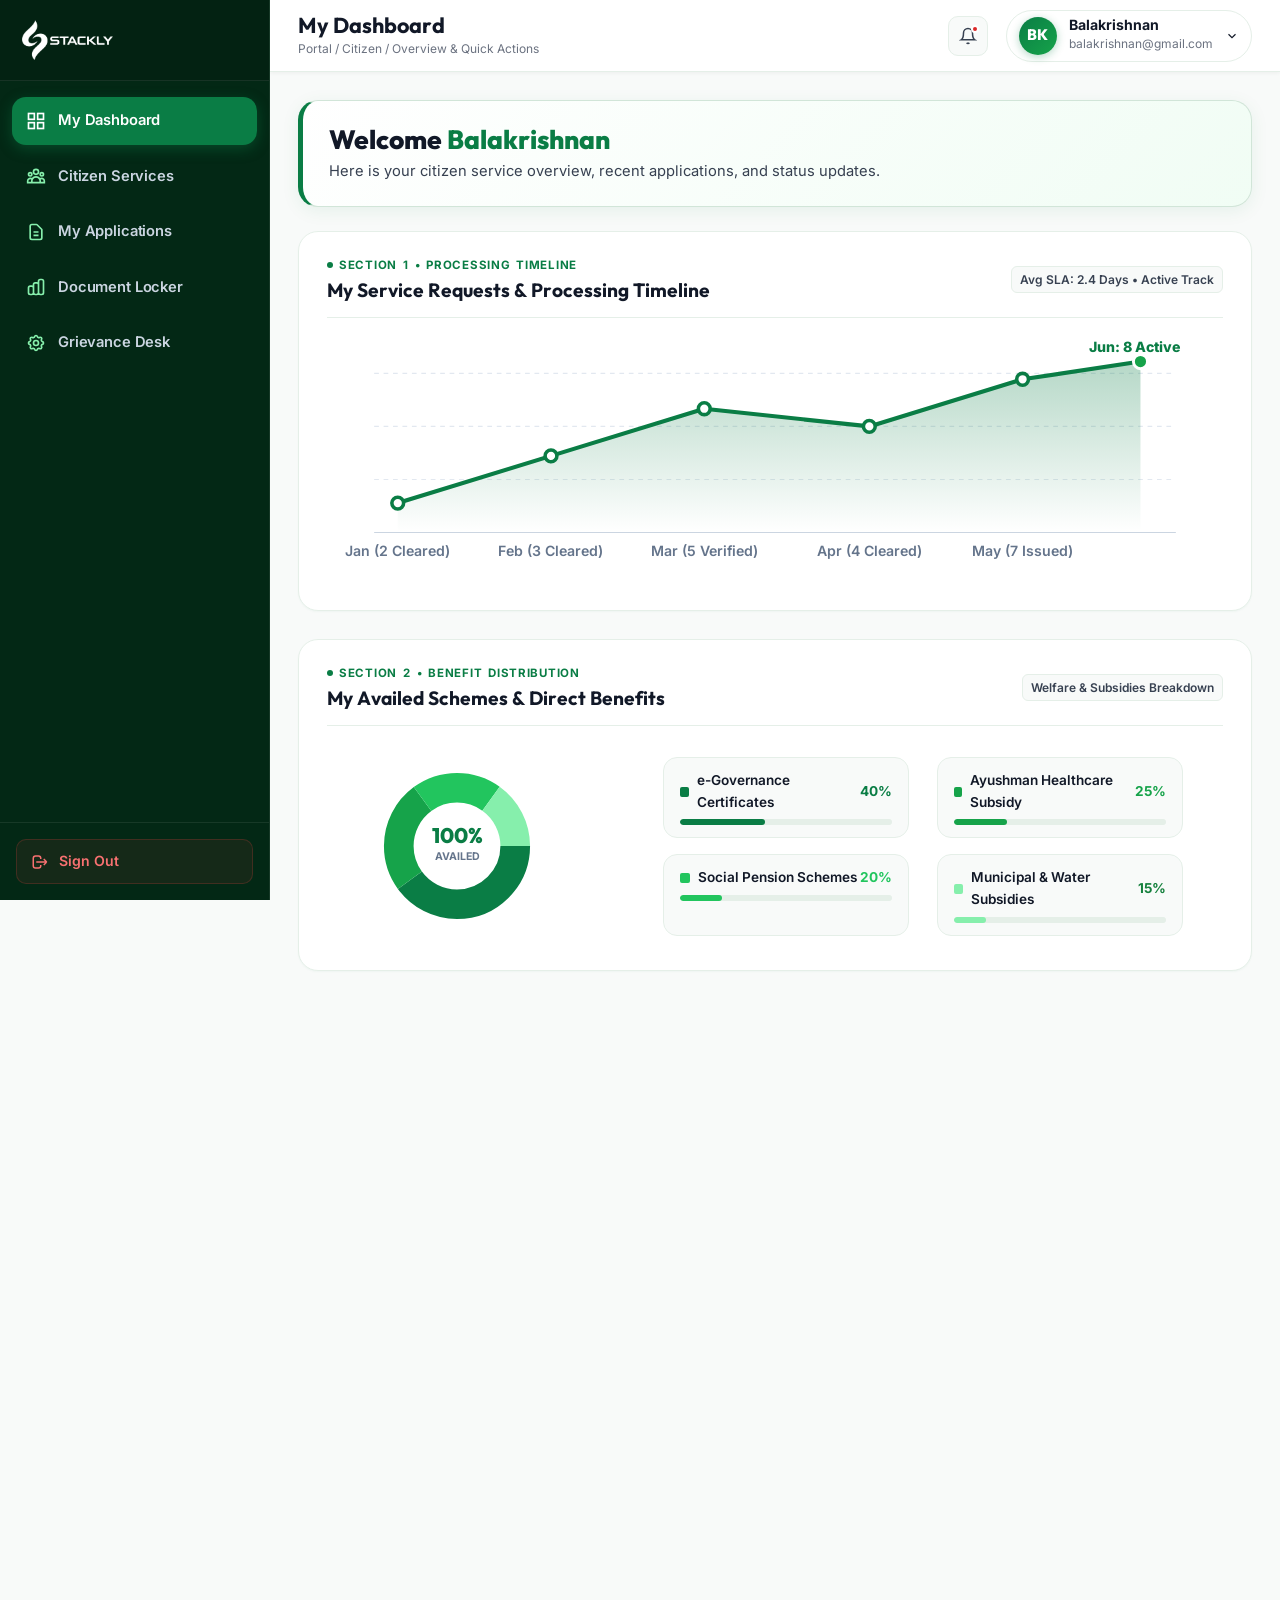
<file: dashboard.html>
<!DOCTYPE html>
<html lang="en">
<head>
  <meta charset="UTF-8">
  <meta name="viewport" content="width=device-width, initial-scale=1.0">
  <title>Dashboard | Government Portal</title>
  <meta name="description" content="Official Government Administration and Citizen Management Dashboard. Real-time metrics, applications, and department performance.">
  <link rel="stylesheet" href="css/main.css">
  <link rel="stylesheet" href="css/pages.css">
  <link rel="stylesheet" href="css/dashboard.css">
</head>
<body>

  <!-- Government Portal Premium Split Preloader -->
  <div class="gov-preloader" id="gov-preloader" aria-hidden="true">
    <!-- Two Equal Halves (Split Screen Shutter) -->
    <div class="preloader-half preloader-half-left"></div>
    <div class="preloader-half preloader-half-right"></div>

    <!-- Centered Stackly Logo & Slogan Content -->
    <div class="preloader-center">
      <div class="preloader-logo-box">
        <img src="Assets/stackly_logo_clean.webp" alt="Stackly Government Portal" class="preloader-logo">
      </div>
      <p class="preloader-slogan">Citizen First For a Stronger Nation</p>
      <div class="preloader-progress-track">
        <div class="preloader-progress-fill"></div>
      </div>
    </div>
  </div>

  <div class="gov-dashboard-wrapper">
    <!-- Mobile Sidebar Backdrop Overlay -->
    <div class="dash-sidebar-backdrop" id="dash-sidebar-backdrop" aria-hidden="true"></div>

    <!-- Collapsible / Expandable Sidebar -->
    <aside class="dash-sidebar" id="dash-sidebar">
      <!-- Sidebar Brand Header (Stackly Logo & Cross Mark Close Button) -->
      <div class="sidebar-header">
        <a href="dashboard.html" class="sidebar-logo-box" title="Refresh Dashboard" style="text-decoration: none; display: flex; align-items: center; cursor: pointer;">
          <img src="Assets/stackly_logo_white.webp" alt="Stackly Government Crest">
        </a>
        <!-- Mobile Cross Mark Close Button (Cross mark symbol near Stackly) -->
        <button type="button" class="sidebar-close-btn" id="sidebar-close-btn" aria-label="Close Sidebar" title="Close Menu">
          <svg width="22" height="22" fill="none" stroke="currentColor" stroke-width="2.5" viewBox="0 0 24 24">
            <path stroke-linecap="round" stroke-linejoin="round" d="M6 18L18 6M6 6l12 12"/>
          </svg>
        </button>
      </div>

      <!-- Navigation Modules (Direct Flat Tabs, Dynamic for Citizen vs Official) -->
      <nav class="sidebar-nav" aria-label="Dashboard Sidebar Navigation">
        
        <!-- Tab 1 -->
        <button type="button" class="sidebar-nav-btn active" data-tab="1" id="tab-btn-1">
          <span class="module-icon" id="tab-icon-1">
            <svg width="20" height="20" fill="none" stroke="currentColor" stroke-width="2" viewBox="0 0 24 24"><rect x="3" y="3" width="7" height="7"/><rect x="14" y="3" width="7" height="7"/><rect x="14" y="14" width="7" height="7"/><rect x="3" y="14" width="7" height="7"/></svg>
          </span>
          <span class="nav-title" id="tab-title-1">Dashboard</span>
        </button>

        <!-- Tab 2 -->
        <button type="button" class="sidebar-nav-btn" data-tab="2" id="tab-btn-2">
          <span class="module-icon" id="tab-icon-2">
            <svg width="20" height="20" fill="none" stroke="currentColor" stroke-width="2" viewBox="0 0 24 24"><path d="M17 20h5v-2a3 3 0 00-5.356-1.857M17 20H7m10 0v-2c0-.656-.126-1.283-.356-1.857M7 20H2v-2a3 3 0 015.356-1.857M7 20v-2c0-.656.126-1.283.356-1.857m0 0a5.002 5.002 0 019.288 0M15 7a3 3 0 11-6 0 3 3 0 016 0zm6 3a2 2 0 11-4 0 2 2 0 014 0zM7 10a2 2 0 11-4 0 2 2 0 014 0z"/></svg>
          </span>
          <span class="nav-title" id="tab-title-2">Citizen Services</span>
        </button>

        <!-- Tab 3 -->
        <button type="button" class="sidebar-nav-btn" data-tab="3" id="tab-btn-3">
          <span class="module-icon" id="tab-icon-3">
            <svg width="20" height="20" fill="none" stroke="currentColor" stroke-width="2" viewBox="0 0 24 24"><path d="M9 12h6m-6 4h6m2 5H7a2 2 0 01-2-2V5a2 2 0 012-2h5.586a1 1 0 01.707.293l5.414 5.414a1 1 0 01.293.707V19a2 2 0 01-2 2z"/></svg>
          </span>
          <span class="nav-title" id="tab-title-3">Applications</span>
        </button>

        <!-- Tab 4 -->
        <button type="button" class="sidebar-nav-btn" data-tab="4" id="tab-btn-4">
          <span class="module-icon" id="tab-icon-4">
            <svg width="20" height="20" fill="none" stroke="currentColor" stroke-width="2" viewBox="0 0 24 24"><path d="M9 19v-6a2 2 0 00-2-2H5a2 2 0 00-2 2v6a2 2 0 002 2h2a2 2 0 002-2zm0 0V9a2 2 0 012-2h2a2 2 0 012 2v10m-6 0a2 2 0 002 2h2a2 2 0 002-2m0 0V5a2 2 0 012-2h2a2 2 0 012 2v14a2 2 0 01-2 2h-2a2 2 0 01-2-2z"/></svg>
          </span>
          <span class="nav-title" id="tab-title-4">Reports</span>
        </button>

        <!-- Tab 5 -->
        <button type="button" class="sidebar-nav-btn" data-tab="5" id="tab-btn-5">
          <span class="module-icon" id="tab-icon-5">
            <svg width="20" height="20" fill="none" stroke="currentColor" stroke-width="2" viewBox="0 0 24 24"><path d="M10.325 4.317c.426-1.756 2.924-1.756 3.35 0a1.724 1.724 0 002.573 1.066c1.543-.94 3.31.826 2.37 2.37a1.724 1.724 0 001.065 2.572c1.756.426 1.756 2.924 0 3.35a1.724 1.724 0 00-1.066 2.573c.94 1.543-.826 3.31-2.37 2.37a1.724 1.724 0 00-2.572 1.065c-.426 1.756-2.924 1.756-3.35 0a1.724 1.724 0 00-2.573-1.066c-1.543.94-3.31-.826-2.37-2.37a1.724 1.724 0 00-1.065-2.572c-1.756-.426-1.756-2.924 0-3.35a1.724 1.724 0 001.066-2.573c-.94-1.543.826-3.31 2.37-2.37.996.608 2.296.07 2.572-1.065z"/><circle cx="12" cy="12" r="3"/></svg>
          </span>
          <span class="nav-title" id="tab-title-5">Management</span>
        </button>

      </nav>

      <!-- Sidebar Footer (Sign Out button replacing Public Portal Home) -->
      <div class="sidebar-footer">
        <a href="login.html" class="sidebar-signout-link action-logout" title="Sign Out">
          <svg width="18" height="18" fill="none" stroke="currentColor" stroke-width="2" viewBox="0 0 24 24"><path d="M17 16l4-4m0 0l-4-4m4 4H7m6 4v1a3 3 0 01-3 3H6a3 3 0 01-3-3V7a3 3 0 013-3h4a3 3 0 013 3v1"/></svg>
          <span class="sidebar-footer-text">Sign Out</span>
        </a>
      </div>
    </aside>

    <!-- Main Dashboard Area -->
    <div class="dash-main-area">
      <!-- Fixed Dashboard Top Navbar -->
      <header class="dash-topbar">
        <div class="dash-topbar-left">
          <!-- Mobile Hamburger Toggle (Left side of Stackly) -->
          <button type="button" class="dash-sidebar-toggle" id="dash-sidebar-toggle" aria-label="Toggle Sidebar" title="Open Menu">
            <svg width="22" height="22" fill="none" stroke="currentColor" stroke-width="2.2" viewBox="0 0 24 24">
              <path stroke-linecap="round" stroke-linejoin="round" d="M4 6h16M4 12h16M4 18h16"/>
            </svg>
          </button>
          <!-- Stackly Logo in Topbar (Hamburger symbol is on its left) -->
          <a href="dashboard.html" class="dash-topbar-brand" id="dash-topbar-brand" title="Refresh Dashboard" style="text-decoration: none; display: flex; align-items: center; cursor: pointer;">
            <img src="Assets/stackly_logo_clean.webp" alt="Stackly" class="dash-topbar-logo">
          </a>
          <div class="dash-page-title-wrap">
            <h1 id="dash-current-title">Dashboard</h1>
            <p id="dash-current-crumb">Portal / Dashboard / Overview</p>
          </div>
        </div>

        <div class="dash-topbar-right">

          <!-- Notification Icon (Navigates to 404 page) -->
          <a href="404.html" class="dash-notif-btn" id="dash-notif-btn" title="View Notifications" aria-label="Notifications">
            <svg width="18" height="18" fill="none" stroke="currentColor" stroke-width="2" viewBox="0 0 24 24"><path d="M18 8A6 6 0 0 0 6 8c0 7-3 9-3 9h18s-3-2-3-9"/><path d="M13.73 21a2 2 0 0 1-3.46 0"/></svg>
            <span class="notif-dot"></span>
          </a>

          <!-- DYNAMIC USER PROFILE WIDGET -->
          <div class="user-profile-widget" id="dash-user-profile-menu">
            <div class="user-initials-circle" id="user-avatar-initials">MS</div>
            <div class="user-profile-details">
              <span class="user-display-name" id="user-display-name">Makendrasabari02</span>
              <span class="user-display-email" id="user-display-email">makendrasabari02@gmail.com</span>
            </div>
            <svg width="14" height="14" fill="none" stroke="currentColor" stroke-width="2" viewBox="0 0 24 24"><path d="M6 9l6 6 6-6"/></svg>

            <!-- Profile Dropdown Menu: Displays ONLY Name, Email, and Role -->
            <div class="profile-dropdown-menu">
              <div class="profile-dropdown-content">
                <div class="profile-meta-row">
                  <span class="profile-meta-label">Name</span>
                  <span class="profile-meta-value" id="dropdown-user-name">Makendrasabari02</span>
                </div>
                <div class="profile-meta-divider"></div>
                <div class="profile-meta-row">
                  <span class="profile-meta-label">Email</span>
                  <span class="profile-meta-value" id="dropdown-user-email">makendrasabari02@gmail.com</span>
                </div>
                <div class="profile-meta-divider"></div>
                <div class="profile-meta-row">
                  <span class="profile-meta-label">Role</span>
                  <span class="profile-role-badge" id="dropdown-user-role">Administrator</span>
                </div>

              </div>
            </div>
          </div>
        </div>
      </header>

      <!-- Dashboard Main Content Container -->
      <main class="dash-content-container">
        
        <!-- ================================================================= -->
        <!-- OFFICIAL ROLE VIEWS (Administrative Portal Hub)                  -->
        <!-- ================================================================= -->
        <div id="panel-group-official" class="dash-role-panel-group">

          <!-- =============================================================== -->
          <!-- OFFICIAL VIEW 1: ADMIN OVERVIEW                                 -->
          <!-- =============================================================== -->
          <div class="dash-view-panel active" id="view-official-1">
            <!-- Welcome Note (First Page / Main Dashboard) -->
            <div class="dash-welcome-card anim-slide-left">
              <div class="welcome-text-wrap">
                <h2 class="welcome-title">Welcome <span class="user-welcome-name">Balakrishnan</span></h2>
                <p class="welcome-subtitle">Here is your official administration overview and real-time operational metrics.</p>
              </div>
            </div>

            <div class="dash-four-sections-grid">
            
            <!-- 1st: Line Graph (Animates from Left) -->
            <div class="dash-section-card anim-slide-left">
              <div class="dash-card-header">
                <div class="dash-card-title-group">
                  <span class="dash-section-tag">Section 1 &bull; Line Graph</span>
                  <h3 class="dash-card-title">Application Clearance Trajectory</h3>
                </div>
                <span class="service-meta-badge">Jan - Jun 2026 &bull; Real-Time</span>
              </div>
              <div class="dash-card-body">
                <svg viewBox="0 0 760 210" width="100%" height="100%" style="overflow: visible;">
                  <defs>
                    <linearGradient id="dbLineGradWide" x1="0" y1="0" x2="0" y2="1">
                      <stop offset="0%" stop-color="#16A34A" stop-opacity="0.32"/>
                      <stop offset="100%" stop-color="#16A34A" stop-opacity="0.0"/>
                    </linearGradient>
                  </defs>
                  <!-- Grid lines -->
                  <line x1="40" y1="30" x2="720" y2="30" stroke="#E2E8F0" stroke-dasharray="4 4"/>
                  <line x1="40" y1="75" x2="720" y2="75" stroke="#E2E8F0" stroke-dasharray="4 4"/>
                  <line x1="40" y1="120" x2="720" y2="120" stroke="#E2E8F0" stroke-dasharray="4 4"/>
                  <line x1="40" y1="165" x2="720" y2="165" stroke="#CBD5E1"/>

                  <!-- Area fill -->
                  <path d="M 60 145 L 180 120 L 300 85 L 430 100 L 560 50 L 690 28 L 690 165 L 60 165 Z" fill="url(#dbLineGradWide)"/>
                  <!-- Main Curve -->
                  <path d="M 60 145 L 180 120 L 300 85 L 430 100 L 560 50 L 690 28" fill="none" stroke="#0A7D45" stroke-width="3.5" stroke-linecap="round" stroke-linejoin="round"/>

                  <!-- Points -->
                  <circle cx="60" cy="145" r="5" fill="#FFFFFF" stroke="#0A7D45" stroke-width="3"><title>Jan: 8,200</title></circle>
                  <text x="60" y="190" font-size="12" fill="#64748B" font-weight="600" text-anchor="middle">Jan (8.2k)</text>

                  <circle cx="180" cy="120" r="5" fill="#FFFFFF" stroke="#0A7D45" stroke-width="3"><title>Feb: 9,450</title></circle>
                  <text x="180" y="190" font-size="12" fill="#64748B" font-weight="600" text-anchor="middle">Feb (9.4k)</text>

                  <circle cx="300" cy="85" r="5" fill="#FFFFFF" stroke="#0A7D45" stroke-width="3"><title>Mar: 10,920</title></circle>
                  <text x="300" y="190" font-size="12" fill="#64748B" font-weight="600" text-anchor="middle">Mar (10.9k)</text>

                  <circle cx="430" cy="100" r="5" fill="#FFFFFF" stroke="#0A7D45" stroke-width="3"><title>Apr: 10,150</title></circle>
                  <text x="430" y="190" font-size="12" fill="#64748B" font-weight="600" text-anchor="middle">Apr (10.1k)</text>

                  <circle cx="560" cy="50" r="5" fill="#FFFFFF" stroke="#0A7D45" stroke-width="3"><title>May: 11,800</title></circle>
                  <text x="560" y="190" font-size="12" fill="#64748B" font-weight="600" text-anchor="middle">May (11.8k)</text>

                  <circle cx="690" cy="28" r="5" fill="#FFFFFF" stroke="#0A7D45" stroke-width="3"><title>Jun: 12,450</title></circle>
                  <text x="690" y="190" font-size="12" fill="#64748B" font-weight="600" text-anchor="middle">Jun (12.4k)</text>

                  <!-- Peak Indicator -->
                  <rect x="640" y="5" width="90" height="22" rx="4" fill="#0A7D45"/>
                  <text x="685" y="20" fill="#FFFFFF" font-size="11" font-weight="700" text-anchor="middle">12,450 Peak</text>
                </svg>
              </div>
            </div>

            <!-- 2nd: Pie Chart (Animates from Right) -->
            <div class="dash-section-card anim-slide-right">
              <div class="dash-card-header">
                <div class="dash-card-title-group">
                  <span class="dash-section-tag">Section 2 &bull; Pie Chart</span>
                  <h3 class="dash-card-title">Citizen Requests Distribution</h3>
                </div>
                <span class="service-meta-badge">Category Ratio Breakdown</span>
              </div>
              <div class="dash-card-body">
                <div class="dash-pie-full-wrap">
                  <svg viewBox="0 0 170 170" width="180" height="180">
                    <!-- Certificates 35% -->
                    <circle cx="85" cy="85" r="55" fill="none" stroke="#0A7D45" stroke-width="28" stroke-dasharray="121 345" stroke-dashoffset="0"/>
                    <!-- Licenses 25% -->
                    <circle cx="85" cy="85" r="55" fill="none" stroke="#16A34A" stroke-width="28" stroke-dasharray="86 345" stroke-dashoffset="-121"/>
                    <!-- Welfare 20% -->
                    <circle cx="85" cy="85" r="55" fill="none" stroke="#22C55E" stroke-width="28" stroke-dasharray="69 345" stroke-dashoffset="-207"/>
                    <!-- Public Works 20% -->
                    <circle cx="85" cy="85" r="55" fill="none" stroke="#86EFAC" stroke-width="28" stroke-dasharray="69 345" stroke-dashoffset="-276"/>
                    <text x="85" y="82" text-anchor="middle" font-family="'Outfit', sans-serif" font-weight="800" font-size="20" fill="#0A7D45">100%</text>
                    <text x="85" y="98" text-anchor="middle" font-size="10" font-weight="700" fill="#64748B">SERVICES</text>
                  </svg>

                  <div class="dash-pie-legend-grid">
                    <div class="dash-pie-legend-card">
                      <div class="dash-pie-legend-header">
                        <span style="display: flex; align-items: center; gap: 8px;"><span style="width: 10px; height: 10px; border-radius: 2px; background: #0A7D45;"></span> Certificates & Records</span>
                        <strong style="color: #0A7D45;">35%</strong>
                      </div>
                      <div class="dash-pie-progress-bar"><div class="dash-pie-progress-fill" style="width: 35%; background: #0A7D45;"></div></div>
                    </div>

                    <div class="dash-pie-legend-card">
                      <div class="dash-pie-legend-header">
                        <span style="display: flex; align-items: center; gap: 8px;"><span style="width: 10px; height: 10px; border-radius: 2px; background: #16A34A;"></span> Licenses & Permits</span>
                        <strong style="color: #16A34A;">25%</strong>
                      </div>
                      <div class="dash-pie-progress-bar"><div class="dash-pie-progress-fill" style="width: 25%; background: #16A34A;"></div></div>
                    </div>

                    <div class="dash-pie-legend-card">
                      <div class="dash-pie-legend-header">
                        <span style="display: flex; align-items: center; gap: 8px;"><span style="width: 10px; height: 10px; border-radius: 2px; background: #22C55E;"></span> Social Welfare</span>
                        <strong style="color: #22C55E;">20%</strong>
                      </div>
                      <div class="dash-pie-progress-bar"><div class="dash-pie-progress-fill" style="width: 20%; background: #22C55E;"></div></div>
                    </div>

                    <div class="dash-pie-legend-card">
                      <div class="dash-pie-legend-header">
                        <span style="display: flex; align-items: center; gap: 8px;"><span style="width: 10px; height: 10px; border-radius: 2px; background: #86EFAC;"></span> Public Works Desk</span>
                        <strong style="color: #15803D;">20%</strong>
                      </div>
                      <div class="dash-pie-progress-bar"><div class="dash-pie-progress-fill" style="width: 20%; background: #86EFAC;"></div></div>
                    </div>
                  </div>
                </div>
              </div>
            </div>

            <!-- 3rd: Bar Chart (Animates from Left) -->
            <div class="dash-section-card anim-slide-left">
              <div class="dash-card-header">
                <div class="dash-card-title-group">
                  <span class="dash-section-tag">Section 3 &bull; Bar Chart</span>
                  <h3 class="dash-card-title">Department-wise Application Volume</h3>
                </div>
                <span class="service-meta-badge">Monthly Tally</span>
              </div>
              <div class="dash-card-body">
                <svg viewBox="0 0 760 210" width="100%" height="100%">
                  <!-- Baseline -->
                  <line x1="40" y1="165" x2="720" y2="165" stroke="#CBD5E1" stroke-width="1.5"/>
                  
                  <!-- Bar 1: Revenue -->
                  <rect x="75" y="55" width="70" height="110" rx="6" fill="#0A7D45"><title>Revenue: 4,200</title></rect>
                  <text x="110" y="45" font-size="12" fill="#0A7D45" font-weight="700" text-anchor="middle">4,200</text>
                  <text x="110" y="185" font-size="12" fill="#64748B" font-weight="600" text-anchor="middle">Revenue</text>

                  <!-- Bar 2: Health -->
                  <rect x="205" y="30" width="70" height="135" rx="6" fill="#16A34A"><title>Health: 5,600</title></rect>
                  <text x="240" y="20" font-size="12" fill="#16A34A" font-weight="700" text-anchor="middle">5,600</text>
                  <text x="240" y="185" font-size="12" fill="#64748B" font-weight="600" text-anchor="middle">Health</text>

                  <!-- Bar 3: Education -->
                  <rect x="335" y="75" width="70" height="90" rx="6" fill="#0A7D45"><title>Education: 3,400</title></rect>
                  <text x="370" y="65" font-size="12" fill="#0A7D45" font-weight="700" text-anchor="middle">3,400</text>
                  <text x="370" y="185" font-size="12" fill="#64748B" font-weight="600" text-anchor="middle">Education</text>

                  <!-- Bar 4: Transport -->
                  <rect x="465" y="20" width="70" height="145" rx="6" fill="#10B981"><title>Transport: 6,800</title></rect>
                  <text x="500" y="10" font-size="12" fill="#10B981" font-weight="700" text-anchor="middle">6,800</text>
                  <text x="500" y="185" font-size="12" fill="#64748B" font-weight="600" text-anchor="middle">Transport</text>

                  <!-- Bar 5: Welfare -->
                  <rect x="595" y="45" width="70" height="120" rx="6" fill="#0A7D45"><title>Welfare: 4,900</title></rect>
                  <text x="630" y="35" font-size="12" fill="#0A7D45" font-weight="700" text-anchor="middle">4,900</text>
                  <text x="630" y="185" font-size="12" fill="#64748B" font-weight="600" text-anchor="middle">Welfare</text>
                </svg>
              </div>
            </div>

            <!-- 4th: Diagram (Animates from Right) -->
            <div class="dash-section-card anim-slide-right">
              <div class="dash-card-header">
                <div class="dash-card-title-group">
                  <span class="dash-section-tag">Section 4 &bull; Diagram</span>
                  <h3 class="dash-card-title">E-Governance Processing Pipeline</h3>
                </div>
                <span class="service-meta-badge">Workflow Architecture</span>
              </div>
              <div class="dash-card-body">
                <div class="diagram-container">
                  <div class="pipeline-flow-container">
                    
                    <!-- Stage 1 -->
                    <div class="pipeline-step-node node-theme-green">
                      <div class="pipeline-node-top">
                        <div class="pipeline-node-icon">01</div>
                        <span class="pipeline-step-badge">Stage 1</span>
                      </div>
                      <div class="pipeline-node-body">
                        <h4 class="pipeline-node-title">Citizen Submission</h4>
                        <p class="pipeline-node-desc">Online Web & Mobile Forms</p>
                      </div>
                      <span class="pipeline-status-pill">&bull; Ingested (98.2%)</span>
                    </div>

                    <div class="pipeline-connector">
                      <span class="pipeline-connector-bar"></span>
                    </div>

                    <!-- Stage 2 -->
                    <div class="pipeline-step-node node-theme-green">
                      <div class="pipeline-node-top">
                        <div class="pipeline-node-icon">02</div>
                        <span class="pipeline-step-badge">Stage 2</span>
                      </div>
                      <div class="pipeline-node-body">
                        <h4 class="pipeline-node-title">Automated e-KYC</h4>
                        <p class="pipeline-node-desc">Aadhaar & DigiLocker Check</p>
                      </div>
                      <span class="pipeline-status-pill">&bull; Instant Validation</span>
                    </div>

                    <div class="pipeline-connector">
                      <span class="pipeline-connector-bar"></span>
                    </div>

                    <!-- Stage 3 -->
                    <div class="pipeline-step-node node-theme-green">
                      <div class="pipeline-node-top">
                        <div class="pipeline-node-icon">03</div>
                        <span class="pipeline-step-badge">Stage 3</span>
                      </div>
                      <div class="pipeline-node-body">
                        <h4 class="pipeline-node-title">Officer Scrutiny</h4>
                        <p class="pipeline-node-desc">Department Review & Audit</p>
                      </div>
                      <span class="pipeline-status-pill">&bull; Verification Queue</span>
                    </div>

                    <div class="pipeline-connector">
                      <span class="pipeline-connector-bar"></span>
                    </div>

                    <!-- Stage 4 -->
                    <div class="pipeline-step-node node-theme-green node-highlight">
                      <div class="pipeline-node-top">
                        <div class="pipeline-node-icon">&check;</div>
                        <span class="pipeline-step-badge">Stage 4</span>
                      </div>
                      <div class="pipeline-node-body">
                        <h4 class="pipeline-node-title">Digital Dispatch</h4>
                        <p class="pipeline-node-desc">QR Stamped & e-Signed</p>
                      </div>
                      <span class="pipeline-status-pill">&check; Dispatched (24h)</span>
                    </div>

                  </div>

                  <div class="diagram-legend-row">
                    <span class="diagram-legend-item"><span class="diagram-legend-dot" style="background: #16A34A;"></span> Instant Processing: 98.2%</span>
                    <span class="diagram-legend-item"><span class="diagram-legend-dot" style="background: #0A7D45;"></span> End-to-End Cryptographic Security</span>
                  </div>
                </div>
              </div>
            </div>

          </div>
        </div>

          <!-- =============================================================== -->
          <!-- OFFICIAL VIEW 2: DEPARTMENT OPERATIONS                          -->
          <!-- =============================================================== -->
          <div class="dash-view-panel" id="view-official-2">
          <div class="dash-four-sections-grid">
            
            <!-- 1st: Line Graph -->
            <div class="dash-section-card anim-slide-left">
              <div class="dash-card-header">
                <div class="dash-card-title-group">
                  <span class="dash-section-tag">Section 1 &bull; Line Graph</span>
                  <h3 class="dash-card-title">Daily Citizen Portal Inquiries & Traffic</h3>
                </div>
                <span class="service-meta-badge">7-Day Run Rate</span>
              </div>
              <div class="dash-card-body">
                <svg viewBox="0 0 760 210" width="100%" height="100%">
                  <defs>
                    <linearGradient id="csGradWide" x1="0" y1="0" x2="0" y2="1">
                      <stop offset="0%" stop-color="#2563EB" stop-opacity="0.32"/>
                      <stop offset="100%" stop-color="#2563EB" stop-opacity="0.0"/>
                    </linearGradient>
                  </defs>
                  <line x1="40" y1="30" x2="720" y2="30" stroke="#E2E8F0" stroke-dasharray="4 4"/>
                  <line x1="40" y1="75" x2="720" y2="75" stroke="#E2E8F0" stroke-dasharray="4 4"/>
                  <line x1="40" y1="120" x2="720" y2="120" stroke="#E2E8F0" stroke-dasharray="4 4"/>
                  <line x1="40" y1="165" x2="720" y2="165" stroke="#CBD5E1"/>

                  <path d="M 60 135 L 170 115 L 280 75 L 390 90 L 500 45 L 610 60 L 690 30 L 690 165 L 60 165 Z" fill="url(#csGradWide)"/>
                  <path d="M 60 135 L 170 115 L 280 75 L 390 90 L 500 45 L 610 60 L 690 30" fill="none" stroke="#2563EB" stroke-width="3.5" stroke-linecap="round"/>

                  <circle cx="60" cy="135" r="5" fill="#FFFFFF" stroke="#2563EB" stroke-width="3"><title>Mon: 11,200</title></circle>
                  <text x="60" y="190" font-size="12" fill="#64748B" font-weight="600" text-anchor="middle">Mon (11.2k)</text>

                  <circle cx="170" cy="115" r="5" fill="#FFFFFF" stroke="#2563EB" stroke-width="3"><title>Tue: 13,400</title></circle>
                  <text x="170" y="190" font-size="12" fill="#64748B" font-weight="600" text-anchor="middle">Tue (13.4k)</text>

                  <circle cx="280" cy="75" r="5" fill="#FFFFFF" stroke="#2563EB" stroke-width="3"><title>Wed: 16,800</title></circle>
                  <text x="280" y="190" font-size="12" fill="#64748B" font-weight="600" text-anchor="middle">Wed (16.8k)</text>

                  <circle cx="390" cy="90" r="5" fill="#FFFFFF" stroke="#2563EB" stroke-width="3"><title>Thu: 15,200</title></circle>
                  <text x="390" y="190" font-size="12" fill="#64748B" font-weight="600" text-anchor="middle">Thu (15.2k)</text>

                  <circle cx="500" cy="45" r="5" fill="#FFFFFF" stroke="#2563EB" stroke-width="3"><title>Fri: 18,900</title></circle>
                  <text x="500" y="190" font-size="12" fill="#64748B" font-weight="600" text-anchor="middle">Fri (18.9k)</text>

                  <circle cx="610" cy="60" r="5" fill="#FFFFFF" stroke="#2563EB" stroke-width="3"><title>Sat: 17,300</title></circle>
                  <text x="610" y="190" font-size="12" fill="#64748B" font-weight="600" text-anchor="middle">Sat (17.3k)</text>

                  <circle cx="690" cy="30" r="5" fill="#FFFFFF" stroke="#2563EB" stroke-width="3"><title>Sun: 19,400</title></circle>
                  <text x="690" y="190" font-size="12" fill="#64748B" font-weight="600" text-anchor="middle">Sun (19.4k)</text>
                </svg>
              </div>
            </div>

            <!-- 2nd: Pie Chart -->
            <div class="dash-section-card anim-slide-right">
              <div class="dash-card-header">
                <div class="dash-card-title-group">
                  <span class="dash-section-tag">Section 2 &bull; Pie Chart</span>
                  <h3 class="dash-card-title">Service Type Utilization Share</h3>
                </div>
                <span class="service-meta-badge">Citizen Demands</span>
              </div>
              <div class="dash-card-body">
                <div class="dash-pie-full-wrap">
                  <svg viewBox="0 0 170 170" width="180" height="180">
                    <!-- Revenue 42% -->
                    <circle cx="85" cy="85" r="55" fill="none" stroke="#2563EB" stroke-width="28" stroke-dasharray="145 345" stroke-dashoffset="0"/>
                    <!-- Welfare 26% -->
                    <circle cx="85" cy="85" r="55" fill="none" stroke="#3B82F6" stroke-width="28" stroke-dasharray="90 345" stroke-dashoffset="-145"/>
                    <!-- Permits 18% -->
                    <circle cx="85" cy="85" r="55" fill="none" stroke="#60A5FA" stroke-width="28" stroke-dasharray="62 345" stroke-dashoffset="-235"/>
                    <!-- Others 14% -->
                    <circle cx="85" cy="85" r="55" fill="none" stroke="#93C5FD" stroke-width="28" stroke-dasharray="48 345" stroke-dashoffset="-297"/>
                    <text x="85" y="82" text-anchor="middle" font-family="'Outfit', sans-serif" font-weight="800" font-size="20" fill="#1E40AF">42%</text>
                    <text x="85" y="98" text-anchor="middle" font-size="9" font-weight="700" fill="#64748B">REVENUE</text>
                  </svg>

                  <div class="dash-pie-legend-grid">
                    <div class="dash-pie-legend-card">
                      <div class="dash-pie-legend-header">
                        <span style="display: flex; align-items: center; gap: 8px;"><span style="width: 10px; height: 10px; border-radius: 2px; background: #2563EB;"></span> Revenue & Land Administration</span>
                        <strong style="color: #2563EB;">42%</strong>
                      </div>
                      <div class="dash-pie-progress-bar"><div class="dash-pie-progress-fill" style="width: 42%; background: #2563EB;"></div></div>
                    </div>

                    <div class="dash-pie-legend-card">
                      <div class="dash-pie-legend-header">
                        <span style="display: flex; align-items: center; gap: 8px;"><span style="width: 10px; height: 10px; border-radius: 2px; background: #3B82F6;"></span> Social Welfare Schemes</span>
                        <strong style="color: #3B82F6;">26%</strong>
                      </div>
                      <div class="dash-pie-progress-bar"><div class="dash-pie-progress-fill" style="width: 26%; background: #3B82F6;"></div></div>
                    </div>

                    <div class="dash-pie-legend-card">
                      <div class="dash-pie-legend-header">
                        <span style="display: flex; align-items: center; gap: 8px;"><span style="width: 10px; height: 10px; border-radius: 2px; background: #60A5FA;"></span> Municipal & Trade Permits</span>
                        <strong style="color: #2563EB;">18%</strong>
                      </div>
                      <div class="dash-pie-progress-bar"><div class="dash-pie-progress-fill" style="width: 18%; background: #60A5FA;"></div></div>
                    </div>

                    <div class="dash-pie-legend-card">
                      <div class="dash-pie-legend-header">
                        <span style="display: flex; align-items: center; gap: 8px;"><span style="width: 10px; height: 10px; border-radius: 2px; background: #93C5FD;"></span> Miscellaneous Direct Desks</span>
                        <strong style="color: #1E40AF;">14%</strong>
                      </div>
                      <div class="dash-pie-progress-bar"><div class="dash-pie-progress-fill" style="width: 14%; background: #93C5FD;"></div></div>
                    </div>
                  </div>
                </div>
              </div>
            </div>

            <!-- 3rd: Bar Chart -->
            <div class="dash-section-card anim-slide-left">
              <div class="dash-card-header">
                <div class="dash-card-title-group">
                  <span class="dash-section-tag">Section 3 &bull; Bar Chart</span>
                  <h3 class="dash-card-title">Top Availed Citizen Services</h3>
                </div>
                <span class="service-meta-badge">Monthly Count</span>
              </div>
              <div class="dash-card-body">
                <svg viewBox="0 0 760 210" width="100%" height="100%">
                  <line x1="40" y1="165" x2="720" y2="165" stroke="#CBD5E1" stroke-width="1.5"/>
                  
                  <rect x="70" y="30" width="70" height="135" rx="6" fill="#2563EB"><title>Birth/Death: 8,420</title></rect>
                  <text x="105" y="20" font-size="12" fill="#2563EB" font-weight="700" text-anchor="middle">8,420</text>
                  <text x="105" y="185" font-size="12" fill="#64748B" font-weight="600" text-anchor="middle">Birth / Death</text>

                  <rect x="200" y="55" width="70" height="110" rx="6" fill="#3B82F6"><title>Patta Chitta: 6,150</title></rect>
                  <text x="235" y="45" font-size="12" fill="#3B82F6" font-weight="700" text-anchor="middle">6,150</text>
                  <text x="235" y="185" font-size="12" fill="#64748B" font-weight="600" text-anchor="middle">Patta Chitta</text>

                  <rect x="330" y="65" width="70" height="100" rx="6" fill="#2563EB"><title>Income Cert: 5,900</title></rect>
                  <text x="365" y="55" font-size="12" fill="#2563EB" font-weight="700" text-anchor="middle">5,900</text>
                  <text x="365" y="185" font-size="12" fill="#64748B" font-weight="600" text-anchor="middle">Income Cert</text>

                  <rect x="460" y="80" width="70" height="85" rx="6" fill="#60A5FA"><title>Community: 4,800</title></rect>
                  <text x="495" y="70" font-size="12" fill="#60A5FA" font-weight="700" text-anchor="middle">4,800</text>
                  <text x="495" y="185" font-size="12" fill="#64748B" font-weight="600" text-anchor="middle">Community</text>

                  <rect x="590" y="105" width="70" height="60" rx="6" fill="#2563EB"><title>Trade Lic: 3,210</title></rect>
                  <text x="625" y="95" font-size="12" fill="#2563EB" font-weight="700" text-anchor="middle">3,210</text>
                  <text x="625" y="185" font-size="12" fill="#64748B" font-weight="600" text-anchor="middle">Trade License</text>
                </svg>
              </div>
            </div>

            <!-- 4th: Diagram -->
            <div class="dash-section-card anim-slide-right">
              <div class="dash-card-header">
                <div class="dash-card-title-group">
                  <span class="dash-section-tag">Section 4 &bull; Diagram</span>
                  <h3 class="dash-card-title">Citizen Service Delivery Architecture</h3>
                </div>
                <span class="service-meta-badge">Direct Gateway Flow</span>
              </div>
              <div class="dash-card-body">
                <div class="diagram-container">
                  <div class="pipeline-flow-container">
                    
                    <!-- Stage 1 -->
                    <div class="pipeline-step-node node-theme-blue">
                      <div class="pipeline-node-top">
                        <div class="pipeline-node-icon">01</div>
                        <span class="pipeline-step-badge">Stage 1</span>
                      </div>
                      <div class="pipeline-node-body">
                        <h4 class="pipeline-node-title">Citizen Portal</h4>
                        <p class="pipeline-node-desc">Direct Web & Mobile Access</p>
                      </div>
                      <span class="pipeline-status-pill">&bull; Active Portal</span>
                    </div>

                    <div class="pipeline-connector">
                      <span class="pipeline-connector-bar"></span>
                    </div>

                    <!-- Stage 2 -->
                    <div class="pipeline-step-node node-theme-blue">
                      <div class="pipeline-node-top">
                        <div class="pipeline-node-icon">SSO</div>
                        <span class="pipeline-step-badge">Stage 2</span>
                      </div>
                      <div class="pipeline-node-body">
                        <h4 class="pipeline-node-title">Single Sign-On</h4>
                        <p class="pipeline-node-desc">Aadhaar e-KYC & OTP Auth</p>
                      </div>
                      <span class="pipeline-status-pill">&bull; Verified</span>
                    </div>

                    <div class="pipeline-connector">
                      <span class="pipeline-connector-bar"></span>
                    </div>

                    <!-- Stage 3 -->
                    <div class="pipeline-step-node node-theme-blue">
                      <div class="pipeline-node-top">
                        <div class="pipeline-node-icon">API</div>
                        <span class="pipeline-step-badge">Stage 3</span>
                      </div>
                      <div class="pipeline-node-body">
                        <h4 class="pipeline-node-title">State Gateway</h4>
                        <p class="pipeline-node-desc">Real-time Sync Engine</p>
                      </div>
                      <span class="pipeline-status-pill">&bull; Synced</span>
                    </div>

                    <div class="pipeline-connector">
                      <span class="pipeline-connector-bar"></span>
                    </div>

                    <!-- Stage 4 -->
                    <div class="pipeline-step-node node-theme-blue node-highlight">
                      <div class="pipeline-node-top">
                        <div class="pipeline-node-icon">&starf;</div>
                        <span class="pipeline-step-badge">Stage 4</span>
                      </div>
                      <div class="pipeline-node-body">
                        <h4 class="pipeline-node-title">Digital Vault</h4>
                        <p class="pipeline-node-desc">DigiLocker QR Stored</p>
                      </div>
                      <span class="pipeline-status-pill">&check; Delivered</span>
                    </div>

                  </div>

                  <div class="diagram-legend-row">
                    <span class="diagram-legend-item"><span class="diagram-legend-dot" style="background: #2563EB;"></span> 100% Digital Execution</span>
                    <span class="diagram-legend-item"><span class="diagram-legend-dot" style="background: #1D4ED8;"></span> Zero Physical Counter Visit Required</span>
                  </div>
                </div>
              </div>
            </div>

          </div>
        </div>

          <!-- =============================================================== -->
          <!-- OFFICIAL VIEW 3: OFFICER SCRUTINY                               -->
          <!-- =============================================================== -->
          <div class="dash-view-panel" id="view-official-3">
          <div class="dash-four-sections-grid">
            
            <!-- 1st: Line Graph -->
            <div class="dash-section-card anim-slide-left">
              <div class="dash-card-header">
                <div class="dash-card-title-group">
                  <span class="dash-section-tag">Section 1 &bull; Line Graph</span>
                  <h3 class="dash-card-title">Inflow vs Clearance Velocity</h3>
                </div>
                <span class="service-meta-badge">Weekly Performance</span>
              </div>
              <div class="dash-card-body">
                <svg viewBox="0 0 760 210" width="100%" height="100%">
                  <defs>
                    <linearGradient id="appGradWide" x1="0" y1="0" x2="0" y2="1">
                      <stop offset="0%" stop-color="#D97706" stop-opacity="0.3"/>
                      <stop offset="100%" stop-color="#D97706" stop-opacity="0.0"/>
                    </linearGradient>
                  </defs>
                  <line x1="40" y1="30" x2="720" y2="30" stroke="#E2E8F0" stroke-dasharray="4 4"/>
                  <line x1="40" y1="75" x2="720" y2="75" stroke="#E2E8F0" stroke-dasharray="4 4"/>
                  <line x1="40" y1="120" x2="720" y2="120" stroke="#E2E8F0" stroke-dasharray="4 4"/>
                  <line x1="40" y1="165" x2="720" y2="165" stroke="#CBD5E1"/>

                  <path d="M 60 135 L 210 110 L 370 75 L 530 55 L 690 25 L 690 165 L 60 165 Z" fill="url(#appGradWide)"/>
                  <path d="M 60 135 L 210 110 L 370 75 L 530 55 L 690 25" fill="none" stroke="#D97706" stroke-width="3.5" stroke-linecap="round"/>
                  <path d="M 60 155 L 210 130 L 370 95 L 530 75 L 690 45" fill="none" stroke="#059669" stroke-width="2.5" stroke-dasharray="5 4"/>

                  <circle cx="60" cy="135" r="5" fill="#FFFFFF" stroke="#D97706" stroke-width="3"><title>Wk 1: 3,100</title></circle>
                  <text x="60" y="190" font-size="12" fill="#64748B" font-weight="600" text-anchor="middle">Wk 1 (3.1k)</text>

                  <circle cx="210" cy="110" r="5" fill="#FFFFFF" stroke="#D97706" stroke-width="3"><title>Wk 2: 4,200</title></circle>
                  <text x="210" y="190" font-size="12" fill="#64748B" font-weight="600" text-anchor="middle">Wk 2 (4.2k)</text>

                  <circle cx="370" cy="75" r="5" fill="#FFFFFF" stroke="#D97706" stroke-width="3"><title>Wk 3: 5,600</title></circle>
                  <text x="370" y="190" font-size="12" fill="#64748B" font-weight="600" text-anchor="middle">Wk 3 (5.6k)</text>

                  <circle cx="530" cy="55" r="5" fill="#FFFFFF" stroke="#D97706" stroke-width="3"><title>Wk 4: 6,800</title></circle>
                  <text x="530" y="190" font-size="12" fill="#64748B" font-weight="600" text-anchor="middle">Wk 4 (6.8k)</text>

                  <circle cx="690" cy="25" r="5" fill="#FFFFFF" stroke="#D97706" stroke-width="3"><title>Wk 5: 8,100</title></circle>
                  <text x="690" y="190" font-size="12" fill="#64748B" font-weight="600" text-anchor="middle">Wk 5 (8.1k)</text>
                </svg>
              </div>
            </div>

            <!-- 2nd: Pie Chart -->
            <div class="dash-section-card anim-slide-right">
              <div class="dash-card-header">
                <div class="dash-card-title-group">
                  <span class="dash-section-tag">Section 2 &bull; Pie Chart</span>
                  <h3 class="dash-card-title">Application Status Ratio</h3>
                </div>
                <span class="service-meta-badge">Real-Time State</span>
              </div>
              <div class="dash-card-body">
                <div class="dash-pie-full-wrap">
                  <svg viewBox="0 0 170 170" width="180" height="180">
                    <!-- Approved 68% -->
                    <circle cx="85" cy="85" r="55" fill="none" stroke="#16A34A" stroke-width="28" stroke-dasharray="235 345" stroke-dashoffset="0"/>
                    <!-- Pending 22% -->
                    <circle cx="85" cy="85" r="55" fill="none" stroke="#D97706" stroke-width="28" stroke-dasharray="76 345" stroke-dashoffset="-235"/>
                    <!-- Action Required 10% -->
                    <circle cx="85" cy="85" r="55" fill="none" stroke="#DC2626" stroke-width="28" stroke-dasharray="34 345" stroke-dashoffset="-311"/>
                    <text x="85" y="82" text-anchor="middle" font-family="'Outfit', sans-serif" font-weight="800" font-size="20" fill="#15803D">68%</text>
                    <text x="85" y="98" text-anchor="middle" font-size="9" font-weight="700" fill="#64748B">APPROVED</text>
                  </svg>

                  <div class="dash-pie-legend-grid">
                    <div class="dash-pie-legend-card">
                      <div class="dash-pie-legend-header">
                        <span style="display: flex; align-items: center; gap: 8px;"><span style="width: 10px; height: 10px; border-radius: 2px; background: #16A34A;"></span> Approved & Clear</span>
                        <strong style="color: #16A34A;">68%</strong>
                      </div>
                      <div class="dash-pie-progress-bar"><div class="dash-pie-progress-fill" style="width: 68%; background: #16A34A;"></div></div>
                    </div>

                    <div class="dash-pie-legend-card">
                      <div class="dash-pie-legend-header">
                        <span style="display: flex; align-items: center; gap: 8px;"><span style="width: 10px; height: 10px; border-radius: 2px; background: #D97706;"></span> Pending Scrutiny</span>
                        <strong style="color: #D97706;">22%</strong>
                      </div>
                      <div class="dash-pie-progress-bar"><div class="dash-pie-progress-fill" style="width: 22%; background: #D97706;"></div></div>
                    </div>

                    <div class="dash-pie-legend-card">
                      <div class="dash-pie-legend-header">
                        <span style="display: flex; align-items: center; gap: 8px;"><span style="width: 10px; height: 10px; border-radius: 2px; background: #DC2626;"></span> Action / Re-upload Required</span>
                        <strong style="color: #DC2626;">10%</strong>
                      </div>
                      <div class="dash-pie-progress-bar"><div class="dash-pie-progress-fill" style="width: 10%; background: #DC2626;"></div></div>
                    </div>

                    <div class="dash-pie-legend-card">
                      <div class="dash-pie-legend-header">
                        <span style="display: flex; align-items: center; gap: 8px;"><span style="width: 10px; height: 10px; border-radius: 2px; background: #059669;"></span> Average Resolution Rate</span>
                        <strong style="color: #059669;">94.8%</strong>
                      </div>
                      <div class="dash-pie-progress-bar"><div class="dash-pie-progress-fill" style="width: 95%; background: #059669;"></div></div>
                    </div>
                  </div>
                </div>
              </div>
            </div>

            <!-- 3rd: Bar Chart -->
            <div class="dash-section-card anim-slide-left">
              <div class="dash-card-header">
                <div class="dash-card-title-group">
                  <span class="dash-section-tag">Section 3 &bull; Bar Chart</span>
                  <h3 class="dash-card-title">District-wise Applications Handled</h3>
                </div>
                <span class="service-meta-badge">Zonal Tally</span>
              </div>
              <div class="dash-card-body">
                <svg viewBox="0 0 760 210" width="100%" height="100%">
                  <line x1="40" y1="165" x2="720" y2="165" stroke="#CBD5E1" stroke-width="1.5"/>
                  
                  <rect x="70" y="20" width="70" height="145" rx="6" fill="#0A7D45"><title>Chennai: 14,200</title></rect>
                  <text x="105" y="10" font-size="12" fill="#0A7D45" font-weight="700" text-anchor="middle">14.2k</text>
                  <text x="105" y="185" font-size="12" fill="#64748B" font-weight="600" text-anchor="middle">Chennai</text>

                  <rect x="200" y="45" width="70" height="120" rx="6" fill="#16A34A"><title>Coimbatore: 9,800</title></rect>
                  <text x="235" y="35" font-size="12" fill="#16A34A" font-weight="700" text-anchor="middle">9.8k</text>
                  <text x="235" y="185" font-size="12" fill="#64748B" font-weight="600" text-anchor="middle">Coimbatore</text>

                  <rect x="330" y="70" width="70" height="95" rx="6" fill="#0A7D45"><title>Madurai: 7,400</title></rect>
                  <text x="365" y="60" font-size="12" fill="#0A7D45" font-weight="700" text-anchor="middle">7.4k</text>
                  <text x="365" y="185" font-size="12" fill="#64748B" font-weight="600" text-anchor="middle">Madurai</text>

                  <rect x="460" y="90" width="70" height="75" rx="6" fill="#22C55E"><title>Salem: 5,600</title></rect>
                  <text x="495" y="80" font-size="12" fill="#22C55E" font-weight="700" text-anchor="middle">5.6k</text>
                  <text x="495" y="185" font-size="12" fill="#64748B" font-weight="600" text-anchor="middle">Salem</text>

                  <rect x="590" y="100" width="70" height="65" rx="6" fill="#0A7D45"><title>Trichy: 4,900</title></rect>
                  <text x="625" y="90" font-size="12" fill="#0A7D45" font-weight="700" text-anchor="middle">4.9k</text>
                  <text x="625" y="185" font-size="12" fill="#64748B" font-weight="600" text-anchor="middle">Trichy</text>
                </svg>
              </div>
            </div>

            <!-- 4th: Diagram -->
            <div class="dash-section-card anim-slide-right">
              <div class="dash-card-header">
                <div class="dash-card-title-group">
                  <span class="dash-section-tag">Section 4 &bull; Diagram</span>
                  <h3 class="dash-card-title">Multi-tier Application Scrutiny Pipeline</h3>
                </div>
                <span class="service-meta-badge">Approval Lifecycle</span>
              </div>
              <div class="dash-card-body">
                <div class="diagram-container">
                  <div class="pipeline-flow-container">
                    
                    <!-- Stage 1 -->
                    <div class="pipeline-step-node node-theme-amber">
                      <div class="pipeline-node-top">
                        <div class="pipeline-node-icon">IN</div>
                        <span class="pipeline-step-badge">Stage 1</span>
                      </div>
                      <div class="pipeline-node-body">
                        <h4 class="pipeline-node-title">Intake Desk</h4>
                        <p class="pipeline-node-desc">Form & Eligibility Check</p>
                      </div>
                      <span class="pipeline-status-pill">&bull; Registered</span>
                    </div>

                    <div class="pipeline-connector">
                      <span class="pipeline-connector-bar"></span>
                    </div>

                    <!-- Stage 2 -->
                    <div class="pipeline-step-node node-theme-amber">
                      <div class="pipeline-node-top">
                        <div class="pipeline-node-icon">DOC</div>
                        <span class="pipeline-step-badge">Stage 2</span>
                      </div>
                      <div class="pipeline-node-body">
                        <h4 class="pipeline-node-title">Secure Vault</h4>
                        <p class="pipeline-node-desc">Tamper-Proof Encryption</p>
                      </div>
                      <span class="pipeline-status-pill">&bull; Verified</span>
                    </div>

                    <div class="pipeline-connector">
                      <span class="pipeline-connector-bar"></span>
                    </div>

                    <!-- Stage 3 -->
                    <div class="pipeline-step-node node-theme-amber">
                      <div class="pipeline-node-top">
                        <div class="pipeline-node-icon">REV</div>
                        <span class="pipeline-step-badge">Stage 3</span>
                      </div>
                      <div class="pipeline-node-body">
                        <h4 class="pipeline-node-title">Officer Review</h4>
                        <p class="pipeline-node-desc">Zonal Attestation Desk</p>
                      </div>
                      <span class="pipeline-status-pill">&bull; Under Clearance</span>
                    </div>

                    <div class="pipeline-connector">
                      <span class="pipeline-connector-bar"></span>
                    </div>

                    <!-- Stage 4 -->
                    <div class="pipeline-step-node node-theme-amber node-highlight">
                      <div class="pipeline-node-top">
                        <div class="pipeline-node-icon">&check;</div>
                        <span class="pipeline-step-badge">Stage 4</span>
                      </div>
                      <div class="pipeline-node-body">
                        <h4 class="pipeline-node-title">SMS & Dispatch</h4>
                        <p class="pipeline-node-desc">Direct Citizen Delivery</p>
                      </div>
                      <span class="pipeline-status-pill">&check; Complete</span>
                    </div>

                  </div>

                  <div class="diagram-legend-row">
                    <span class="diagram-legend-item"><span class="diagram-legend-dot" style="background: #16A34A;"></span> Average Turnaround: 24 Hours</span>
                    <span class="diagram-legend-item"><span class="diagram-legend-dot" style="background: #D97706;"></span> Instant SMS Notifications</span>
                  </div>
                </div>
              </div>
            </div>

          </div>
        </div>

          <!-- =============================================================== -->
          <!-- OFFICIAL VIEW 4: REPORTS & SLA                                  -->
          <!-- =============================================================== -->
          <div class="dash-view-panel" id="view-official-4">
          <div class="dash-four-sections-grid">
            
            <!-- 1st: Line Graph -->
            <div class="dash-section-card anim-slide-left">
              <div class="dash-card-header">
                <div class="dash-card-title-group">
                  <span class="dash-section-tag">Section 1 &bull; Line Graph</span>
                  <h3 class="dash-card-title">Fiscal Revenue & Disbursement Trend</h3>
                </div>
                <span class="service-meta-badge">FY 2025 - 2026</span>
              </div>
              <div class="dash-card-body">
                <svg viewBox="0 0 760 210" width="100%" height="100%">
                  <defs>
                    <linearGradient id="repGradWide" x1="0" y1="0" x2="0" y2="1">
                      <stop offset="0%" stop-color="#7C3AED" stop-opacity="0.3"/>
                      <stop offset="100%" stop-color="#7C3AED" stop-opacity="0.0"/>
                    </linearGradient>
                  </defs>
                  <line x1="40" y1="30" x2="720" y2="30" stroke="#E2E8F0" stroke-dasharray="4 4"/>
                  <line x1="40" y1="75" x2="720" y2="75" stroke="#E2E8F0" stroke-dasharray="4 4"/>
                  <line x1="40" y1="120" x2="720" y2="120" stroke="#E2E8F0" stroke-dasharray="4 4"/>
                  <line x1="40" y1="165" x2="720" y2="165" stroke="#CBD5E1"/>

                  <path d="M 60 145 L 210 110 L 370 80 L 530 45 L 690 20 L 690 165 L 60 165 Z" fill="url(#repGradWide)"/>
                  <path d="M 60 145 L 210 110 L 370 80 L 530 45 L 690 20" fill="none" stroke="#7C3AED" stroke-width="3.5" stroke-linecap="round"/>

                  <circle cx="60" cy="145" r="5" fill="#FFFFFF" stroke="#7C3AED" stroke-width="3"><title>Q1: ₹120 Cr</title></circle>
                  <text x="60" y="190" font-size="12" fill="#64748B" font-weight="600" text-anchor="middle">Q1 (₹120 Cr)</text>

                  <circle cx="210" cy="110" r="5" fill="#FFFFFF" stroke="#7C3AED" stroke-width="3"><title>Q2: ₹185 Cr</title></circle>
                  <text x="210" y="190" font-size="12" fill="#64748B" font-weight="600" text-anchor="middle">Q2 (₹185 Cr)</text>

                  <circle cx="370" cy="80" r="5" fill="#FFFFFF" stroke="#7C3AED" stroke-width="3"><title>Q3: ₹240 Cr</title></circle>
                  <text x="370" y="190" font-size="12" fill="#64748B" font-weight="600" text-anchor="middle">Q3 (₹240 Cr)</text>

                  <circle cx="530" cy="45" r="5" fill="#FFFFFF" stroke="#7C3AED" stroke-width="3"><title>Q4: ₹310 Cr</title></circle>
                  <text x="530" y="190" font-size="12" fill="#64748B" font-weight="600" text-anchor="middle">Q4 (₹310 Cr)</text>

                  <circle cx="690" cy="20" r="5" fill="#FFFFFF" stroke="#7C3AED" stroke-width="3"><title>Projection: ₹380 Cr</title></circle>
                  <text x="690" y="190" font-size="12" fill="#64748B" font-weight="600" text-anchor="middle">Proj (₹380 Cr)</text>
                </svg>
              </div>
            </div>

            <!-- 2nd: Pie Chart -->
            <div class="dash-section-card anim-slide-right">
              <div class="dash-card-header">
                <div class="dash-card-title-group">
                  <span class="dash-section-tag">Section 2 &bull; Pie Chart</span>
                  <h3 class="dash-card-title">Department Budget Allocations</h3>
                </div>
                <span class="service-meta-badge">Fund Share</span>
              </div>
              <div class="dash-card-body">
                <div class="dash-pie-full-wrap">
                  <svg viewBox="0 0 170 170" width="180" height="180">
                    <!-- Infra 34% -->
                    <circle cx="85" cy="85" r="55" fill="none" stroke="#7C3AED" stroke-width="28" stroke-dasharray="117 345" stroke-dashoffset="0"/>
                    <!-- Health 28% -->
                    <circle cx="85" cy="85" r="55" fill="none" stroke="#8B5CF6" stroke-width="28" stroke-dasharray="97 345" stroke-dashoffset="-117"/>
                    <!-- Education 22% -->
                    <circle cx="85" cy="85" r="55" fill="none" stroke="#A78BFA" stroke-width="28" stroke-dasharray="76 345" stroke-dashoffset="-214"/>
                    <!-- Tech 16% -->
                    <circle cx="85" cy="85" r="55" fill="none" stroke="#C4B5FD" stroke-width="28" stroke-dasharray="55 345" stroke-dashoffset="-290"/>
                    <text x="85" y="82" text-anchor="middle" font-family="'Outfit', sans-serif" font-weight="800" font-size="19" fill="#5B21B6">₹380Cr</text>
                    <text x="85" y="98" text-anchor="middle" font-size="9" font-weight="700" fill="#64748B">ANNUAL</text>
                  </svg>

                  <div class="dash-pie-legend-grid">
                    <div class="dash-pie-legend-card">
                      <div class="dash-pie-legend-header">
                        <span style="display: flex; align-items: center; gap: 8px;"><span style="width: 10px; height: 10px; border-radius: 2px; background: #7C3AED;"></span> Public Infrastructure</span>
                        <strong style="color: #7C3AED;">34%</strong>
                      </div>
                      <div class="dash-pie-progress-bar"><div class="dash-pie-progress-fill" style="width: 34%; background: #7C3AED;"></div></div>
                    </div>

                    <div class="dash-pie-legend-card">
                      <div class="dash-pie-legend-header">
                        <span style="display: flex; align-items: center; gap: 8px;"><span style="width: 10px; height: 10px; border-radius: 2px; background: #8B5CF6;"></span> Public Healthcare</span>
                        <strong style="color: #8B5CF6;">28%</strong>
                      </div>
                      <div class="dash-pie-progress-bar"><div class="dash-pie-progress-fill" style="width: 28%; background: #8B5CF6;"></div></div>
                    </div>

                    <div class="dash-pie-legend-card">
                      <div class="dash-pie-legend-header">
                        <span style="display: flex; align-items: center; gap: 8px;"><span style="width: 10px; height: 10px; border-radius: 2px; background: #A78BFA;"></span> Education & Skilling</span>
                        <strong style="color: #7C3AED;">22%</strong>
                      </div>
                      <div class="dash-pie-progress-bar"><div class="dash-pie-progress-fill" style="width: 22%; background: #A78BFA;"></div></div>
                    </div>

                    <div class="dash-pie-legend-card">
                      <div class="dash-pie-legend-header">
                        <span style="display: flex; align-items: center; gap: 8px;"><span style="width: 10px; height: 10px; border-radius: 2px; background: #C4B5FD;"></span> Smart e-Governance</span>
                        <strong style="color: #5B21B6;">16%</strong>
                      </div>
                      <div class="dash-pie-progress-bar"><div class="dash-pie-progress-fill" style="width: 16%; background: #C4B5FD;"></div></div>
                    </div>
                  </div>
                </div>
              </div>
            </div>

            <!-- 3rd: Bar Chart -->
            <div class="dash-section-card anim-slide-left">
              <div class="dash-card-header">
                <div class="dash-card-title-group">
                  <span class="dash-section-tag">Section 3 &bull; Bar Chart</span>
                  <h3 class="dash-card-title">Quarterly SLA Compliance Rates</h3>
                </div>
                <span class="service-meta-badge">Target: 95%</span>
              </div>
              <div class="dash-card-body">
                <svg viewBox="0 0 760 210" width="100%" height="100%">
                  <line x1="40" y1="165" x2="720" y2="165" stroke="#CBD5E1" stroke-width="1.5"/>
                  <line x1="40" y1="45" x2="720" y2="45" stroke="#EF4444" stroke-width="1.5" stroke-dasharray="4 3"/>
                  <text x="680" y="38" font-size="10" fill="#EF4444" font-weight="700">95% Target</text>
                  
                  <rect x="90" y="60" width="80" height="105" rx="6" fill="#7C3AED"><title>Q1: 91.5%</title></rect>
                  <text x="130" y="50" font-size="12" fill="#7C3AED" font-weight="700" text-anchor="middle">91.5%</text>
                  <text x="130" y="185" font-size="12" fill="#64748B" font-weight="600" text-anchor="middle">Q1 2025</text>

                  <rect x="250" y="40" width="80" height="125" rx="6" fill="#8B5CF6"><title>Q2: 94.2%</title></rect>
                  <text x="290" y="30" font-size="12" fill="#8B5CF6" font-weight="700" text-anchor="middle">94.2%</text>
                  <text x="290" y="185" font-size="12" fill="#64748B" font-weight="600" text-anchor="middle">Q2 2025</text>

                  <rect x="410" y="30" width="80" height="135" rx="6" fill="#7C3AED"><title>Q3: 96.8%</title></rect>
                  <text x="450" y="20" font-size="12" fill="#7C3AED" font-weight="700" text-anchor="middle">96.8%</text>
                  <text x="450" y="185" font-size="12" fill="#64748B" font-weight="600" text-anchor="middle">Q3 2025</text>

                  <rect x="570" y="18" width="80" height="147" rx="6" fill="#0A7D45"><title>Q4: 98.4%</title></rect>
                  <text x="610" y="8" font-size="12" fill="#0A7D45" font-weight="700" text-anchor="middle">98.4%</text>
                  <text x="610" y="185" font-size="12" fill="#64748B" font-weight="600" text-anchor="middle">Q4 2025</text>
                </svg>
              </div>
            </div>

            <!-- 4th: Diagram -->
            <div class="dash-section-card anim-slide-right">
              <div class="dash-card-header">
                <div class="dash-card-title-group">
                  <span class="dash-section-tag">Section 4 &bull; Diagram</span>
                  <h3 class="dash-card-title">Automated Audit & Analytics Pipeline</h3>
                </div>
                <span class="service-meta-badge">Intelligence Engine</span>
              </div>
              <div class="dash-card-body">
                <div class="diagram-container">
                  <div class="pipeline-flow-container">
                    
                    <!-- Stage 1 -->
                    <div class="pipeline-step-node node-theme-purple">
                      <div class="pipeline-node-top">
                        <div class="pipeline-node-icon">LOG</div>
                        <span class="pipeline-step-badge">Stage 1</span>
                      </div>
                      <div class="pipeline-node-body">
                        <h4 class="pipeline-node-title">Feeds Intake</h4>
                        <p class="pipeline-node-desc">Transaction Data Lake</p>
                      </div>
                      <span class="pipeline-status-pill">&bull; Ingesting</span>
                    </div>

                    <div class="pipeline-connector">
                      <span class="pipeline-connector-bar"></span>
                    </div>

                    <!-- Stage 2 -->
                    <div class="pipeline-step-node node-theme-purple">
                      <div class="pipeline-node-top">
                        <div class="pipeline-node-icon">ETL</div>
                        <span class="pipeline-step-badge">Stage 2</span>
                      </div>
                      <div class="pipeline-node-body">
                        <h4 class="pipeline-node-title">Aggregation</h4>
                        <p class="pipeline-node-desc">Real-time SLA Calculation</p>
                      </div>
                      <span class="pipeline-status-pill">&bull; Processed</span>
                    </div>

                    <div class="pipeline-connector">
                      <span class="pipeline-connector-bar"></span>
                    </div>

                    <!-- Stage 3 -->
                    <div class="pipeline-step-node node-theme-purple">
                      <div class="pipeline-node-top">
                        <div class="pipeline-node-icon">AUD</div>
                        <span class="pipeline-step-badge">Stage 3</span>
                      </div>
                      <div class="pipeline-node-body">
                        <h4 class="pipeline-node-title">Audit Check</h4>
                        <p class="pipeline-node-desc">CAG Rule Validation</p>
                      </div>
                      <span class="pipeline-status-pill">&bull; Compliant</span>
                    </div>

                    <div class="pipeline-connector">
                      <span class="pipeline-connector-bar"></span>
                    </div>

                    <!-- Stage 4 -->
                    <div class="pipeline-step-node node-theme-purple node-highlight">
                      <div class="pipeline-node-top">
                        <div class="pipeline-node-icon">REP</div>
                        <span class="pipeline-step-badge">Stage 4</span>
                      </div>
                      <div class="pipeline-node-body">
                        <h4 class="pipeline-node-title">Executive BI</h4>
                        <p class="pipeline-node-desc">PDF & BI Generation</p>
                      </div>
                      <span class="pipeline-status-pill">&check; Published</span>
                    </div>

                  </div>

                  <div class="diagram-legend-row">
                    <span class="diagram-legend-item"><span class="diagram-legend-dot" style="background: #7C3AED;"></span> Automated CAG Compliance</span>
                    <span class="diagram-legend-item"><span class="diagram-legend-dot" style="background: #0A7D45;"></span> Zero Discrepancy Audits</span>
                  </div>
                </div>
              </div>
            </div>

          </div>
        </div>

          <!-- =============================================================== -->
          <!-- OFFICIAL VIEW 5: SYSTEM CONTROL                                 -->
          <!-- =============================================================== -->
          <div class="dash-view-panel" id="view-official-5">
          <div class="dash-four-sections-grid">
            
            <!-- 1st: Line Graph -->
            <div class="dash-section-card anim-slide-left">
              <div class="dash-card-header">
                <div class="dash-card-title-group">
                  <span class="dash-section-tag">Section 1 &bull; Line Graph</span>
                  <h3 class="dash-card-title">Server Infrastructure & Latency Metrics</h3>
                </div>
                <span class="service-meta-badge">24h System Health</span>
              </div>
              <div class="dash-card-body">
                <svg viewBox="0 0 760 210" width="100%" height="100%">
                  <defs>
                    <linearGradient id="mgmtGradWide" x1="0" y1="0" x2="0" y2="1">
                      <stop offset="0%" stop-color="#059669" stop-opacity="0.3"/>
                      <stop offset="100%" stop-color="#059669" stop-opacity="0.0"/>
                    </linearGradient>
                  </defs>
                  <line x1="40" y1="30" x2="720" y2="30" stroke="#E2E8F0" stroke-dasharray="4 4"/>
                  <line x1="40" y1="75" x2="720" y2="75" stroke="#E2E8F0" stroke-dasharray="4 4"/>
                  <line x1="40" y1="120" x2="720" y2="120" stroke="#E2E8F0" stroke-dasharray="4 4"/>
                  <line x1="40" y1="165" x2="720" y2="165" stroke="#CBD5E1"/>

                  <path d="M 60 145 L 170 130 L 280 135 L 390 115 L 500 125 L 610 110 L 690 105 L 690 165 L 60 165 Z" fill="url(#mgmtGradWide)"/>
                  <path d="M 60 145 L 170 130 L 280 135 L 390 115 L 500 125 L 610 110 L 690 105" fill="none" stroke="#059669" stroke-width="3" stroke-linecap="round"/>

                  <circle cx="60" cy="145" r="4.5" fill="#FFFFFF" stroke="#059669" stroke-width="2.5"><title>00:00 - 18ms</title></circle>
                  <text x="60" y="190" font-size="12" fill="#64748B" font-weight="600" text-anchor="middle">00h (18ms)</text>

                  <circle cx="170" cy="130" r="4.5" fill="#FFFFFF" stroke="#059669" stroke-width="2.5"><title>04:00 - 22ms</title></circle>
                  <text x="170" y="190" font-size="12" fill="#64748B" font-weight="600" text-anchor="middle">04h (22ms)</text>

                  <circle cx="280" cy="135" r="4.5" fill="#FFFFFF" stroke="#059669" stroke-width="2.5"><title>08:00 - 21ms</title></circle>
                  <text x="280" y="190" font-size="12" fill="#64748B" font-weight="600" text-anchor="middle">08h (21ms)</text>

                  <circle cx="390" cy="115" r="4.5" fill="#FFFFFF" stroke="#059669" stroke-width="2.5"><title>12:00 - 26ms</title></circle>
                  <text x="390" y="190" font-size="12" fill="#64748B" font-weight="600" text-anchor="middle">12h (26ms)</text>

                  <circle cx="500" cy="125" r="4.5" fill="#FFFFFF" stroke="#059669" stroke-width="2.5"><title>16:00 - 23ms</title></circle>
                  <text x="500" y="190" font-size="12" fill="#64748B" font-weight="600" text-anchor="middle">16h (23ms)</text>

                  <circle cx="610" cy="110" r="4.5" fill="#FFFFFF" stroke="#059669" stroke-width="2.5"><title>20:00 - 28ms</title></circle>
                  <text x="610" y="190" font-size="12" fill="#64748B" font-weight="600" text-anchor="middle">20h (28ms)</text>

                  <circle cx="690" cy="105" r="4.5" fill="#FFFFFF" stroke="#059669" stroke-width="2.5"><title>Now - 24ms</title></circle>
                  <text x="690" y="190" font-size="12" fill="#64748B" font-weight="600" text-anchor="middle">Now (24ms)</text>
                </svg>
              </div>
            </div>

            <!-- 2nd: Pie Chart -->
            <div class="dash-section-card anim-slide-right">
              <div class="dash-card-header">
                <div class="dash-card-title-group">
                  <span class="dash-section-tag">Section 2 &bull; Pie Chart</span>
                  <h3 class="dash-card-title">Administrative Role Breakdown</h3>
                </div>
                <span class="service-meta-badge">Staff Allocation</span>
              </div>
              <div class="dash-card-body">
                <div class="dash-pie-full-wrap">
                  <svg viewBox="0 0 170 170" width="180" height="180">
                    <!-- Verifiers 40% -->
                    <circle cx="85" cy="85" r="55" fill="none" stroke="#047857" stroke-width="28" stroke-dasharray="138 345" stroke-dashoffset="0"/>
                    <!-- Nodal Officers 30% -->
                    <circle cx="85" cy="85" r="55" fill="none" stroke="#059669" stroke-width="28" stroke-dasharray="103 345" stroke-dashoffset="-138"/>
                    <!-- Field Inspectors 20% -->
                    <circle cx="85" cy="85" r="55" fill="none" stroke="#10B981" stroke-width="28" stroke-dasharray="69 345" stroke-dashoffset="-241"/>
                    <!-- Super Admins 10% -->
                    <circle cx="85" cy="85" r="55" fill="none" stroke="#34D399" stroke-width="28" stroke-dasharray="35 345" stroke-dashoffset="-310"/>
                    <text x="85" y="82" text-anchor="middle" font-family="'Outfit', sans-serif" font-weight="800" font-size="18" fill="#064E3B">1,450</text>
                    <text x="85" y="98" text-anchor="middle" font-size="9" font-weight="700" fill="#64748B">OFFICERS</text>
                  </svg>

                  <div class="dash-pie-legend-grid">
                    <div class="dash-pie-legend-card">
                      <div class="dash-pie-legend-header">
                        <span style="display: flex; align-items: center; gap: 8px;"><span style="width: 10px; height: 10px; border-radius: 2px; background: #047857;"></span> Verification Staff</span>
                        <strong style="color: #047857;">40%</strong>
                      </div>
                      <div class="dash-pie-progress-bar"><div class="dash-pie-progress-fill" style="width: 40%; background: #047857;"></div></div>
                    </div>

                    <div class="dash-pie-legend-card">
                      <div class="dash-pie-legend-header">
                        <span style="display: flex; align-items: center; gap: 8px;"><span style="width: 10px; height: 10px; border-radius: 2px; background: #059669;"></span> District Nodal Officers</span>
                        <strong style="color: #059669;">30%</strong>
                      </div>
                      <div class="dash-pie-progress-bar"><div class="dash-pie-progress-fill" style="width: 30%; background: #059669;"></div></div>
                    </div>

                    <div class="dash-pie-legend-card">
                      <div class="dash-pie-legend-header">
                        <span style="display: flex; align-items: center; gap: 8px;"><span style="width: 10px; height: 10px; border-radius: 2px; background: #10B981;"></span> Taluk Field Inspectors</span>
                        <strong style="color: #047857;">20%</strong>
                      </div>
                      <div class="dash-pie-progress-bar"><div class="dash-pie-progress-fill" style="width: 20%; background: #10B981;"></div></div>
                    </div>

                    <div class="dash-pie-legend-card">
                      <div class="dash-pie-legend-header">
                        <span style="display: flex; align-items: center; gap: 8px;"><span style="width: 10px; height: 10px; border-radius: 2px; background: #34D399;"></span> Apex System Admins</span>
                        <strong style="color: #064E3B;">10%</strong>
                      </div>
                      <div class="dash-pie-progress-bar"><div class="dash-pie-progress-fill" style="width: 10%; background: #34D399;"></div></div>
                    </div>
                  </div>
                </div>
              </div>
            </div>

            <!-- 3rd: Bar Chart -->
            <div class="dash-section-card anim-slide-left">
              <div class="dash-card-header">
                <div class="dash-card-title-group">
                  <span class="dash-section-tag">Section 3 &bull; Bar Chart</span>
                  <h3 class="dash-card-title">Department Clearance Efficiency</h3>
                </div>
                <span class="service-meta-badge">Resolution Index</span>
              </div>
              <div class="dash-card-body">
                <svg viewBox="0 0 760 210" width="100%" height="100%">
                  <line x1="40" y1="165" x2="720" y2="165" stroke="#CBD5E1" stroke-width="1.5"/>
                  
                  <rect x="75" y="30" width="70" height="135" rx="6" fill="#047857"><title>Revenue: 98%</title></rect>
                  <text x="110" y="20" font-size="12" fill="#047857" font-weight="700" text-anchor="middle">98%</text>
                  <text x="110" y="185" font-size="12" fill="#64748B" font-weight="600" text-anchor="middle">Revenue</text>

                  <rect x="205" y="45" width="70" height="120" rx="6" fill="#059669"><title>Transport: 94%</title></rect>
                  <text x="240" y="35" font-size="12" fill="#059669" font-weight="700" text-anchor="middle">94%</text>
                  <text x="240" y="185" font-size="12" fill="#64748B" font-weight="600" text-anchor="middle">Transport</text>

                  <rect x="335" y="35" width="70" height="130" rx="6" fill="#047857"><title>Health: 96%</title></rect>
                  <text x="370" y="25" font-size="12" fill="#047857" font-weight="700" text-anchor="middle">96%</text>
                  <text x="370" y="185" font-size="12" fill="#64748B" font-weight="600" text-anchor="middle">Health</text>

                  <rect x="465" y="60" width="70" height="105" rx="6" fill="#10B981"><title>Education: 91%</title></rect>
                  <text x="500" y="50" font-size="12" fill="#10B981" font-weight="700" text-anchor="middle">91%</text>
                  <text x="500" y="185" font-size="12" fill="#64748B" font-weight="600" text-anchor="middle">Education</text>

                  <rect x="595" y="40" width="70" height="125" rx="6" fill="#047857"><title>Welfare: 95%</title></rect>
                  <text x="630" y="30" font-size="12" fill="#047857" font-weight="700" text-anchor="middle">95%</text>
                  <text x="630" y="185" font-size="12" fill="#64748B" font-weight="600" text-anchor="middle">Welfare</text>
                </svg>
              </div>
            </div>

            <!-- 4th: Diagram -->
            <div class="dash-section-card anim-slide-right">
              <div class="dash-card-header">
                <div class="dash-card-title-group">
                  <span class="dash-section-tag">Section 4 &bull; Diagram</span>
                  <h3 class="dash-card-title">Governance & Access Control Matrix</h3>
                </div>
                <span class="service-meta-badge">Hierarchy Structure</span>
              </div>
              <div class="dash-card-body">
                <div class="diagram-container">
                  <div class="pipeline-flow-container">
                    
                    <!-- Stage 1 -->
                    <div class="pipeline-step-node node-theme-emerald">
                      <div class="pipeline-node-top">
                        <div class="pipeline-node-icon">APEX</div>
                        <span class="pipeline-step-badge">Stage 1</span>
                      </div>
                      <div class="pipeline-node-body">
                        <h4 class="pipeline-node-title">State Ministry</h4>
                        <p class="pipeline-node-desc">Apex Policies & Direction</p>
                      </div>
                      <span class="pipeline-status-pill">&bull; Tier-1 Apex</span>
                    </div>

                    <div class="pipeline-connector">
                      <span class="pipeline-connector-bar"></span>
                    </div>

                    <!-- Stage 2 -->
                    <div class="pipeline-step-node node-theme-emerald">
                      <div class="pipeline-node-top">
                        <div class="pipeline-node-icon">DIR</div>
                        <span class="pipeline-step-badge">Stage 2</span>
                      </div>
                      <div class="pipeline-node-body">
                        <h4 class="pipeline-node-title">Directorate</h4>
                        <p class="pipeline-node-desc">e-Governance Commission</p>
                      </div>
                      <span class="pipeline-status-pill">&bull; Operational</span>
                    </div>

                    <div class="pipeline-connector">
                      <span class="pipeline-connector-bar"></span>
                    </div>

                    <!-- Stage 3 -->
                    <div class="pipeline-step-node node-theme-emerald">
                      <div class="pipeline-node-top">
                        <div class="pipeline-node-icon">DIST</div>
                        <span class="pipeline-step-badge">Stage 3</span>
                      </div>
                      <div class="pipeline-node-body">
                        <h4 class="pipeline-node-title">District Nodal</h4>
                        <p class="pipeline-node-desc">Collector Office Desks</p>
                      </div>
                      <span class="pipeline-status-pill">&bull; Nodal Admin</span>
                    </div>

                    <div class="pipeline-connector">
                      <span class="pipeline-connector-bar"></span>
                    </div>

                    <!-- Stage 4 -->
                    <div class="pipeline-step-node node-theme-emerald node-highlight">
                      <div class="pipeline-node-top">
                        <div class="pipeline-node-icon">&check;</div>
                        <span class="pipeline-step-badge">Stage 4</span>
                      </div>
                      <div class="pipeline-node-body">
                        <h4 class="pipeline-node-title">Field Inspector</h4>
                        <p class="pipeline-node-desc">Taluk Desks & Verification</p>
                      </div>
                      <span class="pipeline-status-pill">&check; Active Desks</span>
                    </div>

                  </div>

                  <div class="diagram-legend-row">
                    <span class="diagram-legend-item"><span class="diagram-legend-dot" style="background: #047857;"></span> RBAC Tier-4 Certified</span>
                    <span class="diagram-legend-item"><span class="diagram-legend-dot" style="background: #10B981;"></span> Automated Audit Logged</span>
                  </div>
                </div>
              </div>
            </div>

          </div>
        </div>

        </div> <!-- ==================== END OFFICIAL ROLE VIEWS ==================== -->

        <!-- ================================================================= -->
        <!-- CITIZEN ROLE VIEWS (Personal Citizen Portal Hub)                 -->
        <!-- ================================================================= -->
        <div id="panel-group-citizen" class="dash-role-panel-group" style="display: none;">
          
          <!-- =============================================================== -->
          <!-- CITIZEN VIEW 1: MY DASHBOARD (Personal Citizen Overview)        -->
          <!-- =============================================================== -->
          <div class="dash-view-panel" id="view-citizen-1">
            <!-- Welcome Note (First Page / Main Dashboard) -->
            <div class="dash-welcome-card anim-slide-left">
              <div class="welcome-text-wrap">
                <h2 class="welcome-title">Welcome <span class="user-welcome-name">Balakrishnan</span></h2>
                <p class="welcome-subtitle">Here is your citizen service overview, recent applications, and status updates.</p>
              </div>
            </div>

            <div class="dash-four-sections-grid">
              
              <!-- 1st: Line Graph (Animates from Left) -->
              <div class="dash-section-card anim-slide-left">
                <div class="dash-card-header">
                  <div class="dash-card-title-group">
                    <span class="dash-section-tag">Section 1 &bull; Processing Timeline</span>
                    <h3 class="dash-card-title">My Service Requests & Processing Timeline</h3>
                  </div>
                  <span class="service-meta-badge">Avg SLA: 2.4 Days &bull; Active Track</span>
                </div>
                <div class="dash-card-body">
                  <svg viewBox="0 0 760 210" width="100%" height="100%" style="overflow: visible;">
                    <defs>
                      <linearGradient id="citLineGrad" x1="0" y1="0" x2="0" y2="1">
                        <stop offset="0%" stop-color="#0A7D45" stop-opacity="0.3"/>
                        <stop offset="100%" stop-color="#0A7D45" stop-opacity="0.0"/>
                      </linearGradient>
                    </defs>
                    <line x1="40" y1="30" x2="720" y2="30" stroke="#E2E8F0" stroke-dasharray="4 4"/>
                    <line x1="40" y1="75" x2="720" y2="75" stroke="#E2E8F0" stroke-dasharray="4 4"/>
                    <line x1="40" y1="120" x2="720" y2="120" stroke="#E2E8F0" stroke-dasharray="4 4"/>
                    <line x1="40" y1="165" x2="720" y2="165" stroke="#CBD5E1"/>

                    <path d="M 60 140 L 190 100 L 320 60 L 460 75 L 590 35 L 690 20 L 690 165 L 60 165 Z" fill="url(#citLineGrad)"/>
                    <path d="M 60 140 L 190 100 L 320 60 L 460 75 L 590 35 L 690 20" fill="none" stroke="#0A7D45" stroke-width="3.5" stroke-linecap="round" stroke-linejoin="round"/>

                    <circle cx="60" cy="140" r="5" fill="#FFFFFF" stroke="#0A7D45" stroke-width="3"><title>Jan: 2 Requests (Cleared)</title></circle>
                    <text x="60" y="185" font-size="12" fill="#64748B" font-weight="600" text-anchor="middle">Jan (2 Cleared)</text>

                    <circle cx="190" cy="100" r="5" fill="#FFFFFF" stroke="#0A7D45" stroke-width="3"><title>Feb: 3 Requests (Cleared)</title></circle>
                    <text x="190" y="185" font-size="12" fill="#64748B" font-weight="600" text-anchor="middle">Feb (3 Cleared)</text>

                    <circle cx="320" cy="60" r="5" fill="#FFFFFF" stroke="#0A7D45" stroke-width="3"><title>Mar: 5 Requests (Verified)</title></circle>
                    <text x="320" y="185" font-size="12" fill="#64748B" font-weight="600" text-anchor="middle">Mar (5 Verified)</text>

                    <circle cx="460" cy="75" r="5" fill="#FFFFFF" stroke="#0A7D45" stroke-width="3"><title>Apr: 4 Requests (Cleared)</title></circle>
                    <text x="460" y="185" font-size="12" fill="#64748B" font-weight="600" text-anchor="middle">Apr (4 Cleared)</text>

                    <circle cx="590" cy="35" r="5" fill="#FFFFFF" stroke="#0A7D45" stroke-width="3"><title>May: 7 Requests (Issued)</title></circle>
                    <text x="590" y="185" font-size="12" fill="#64748B" font-weight="600" text-anchor="middle">May (7 Issued)</text>

                    <circle cx="690" cy="20" r="6" fill="#16A34A" stroke="#FFFFFF" stroke-width="2.5"><title>Jun: 8 Requests (Active)</title></circle>
                    <text x="685" y="12" fill="#0A7D45" font-size="12" font-weight="800" text-anchor="middle">Jun: 8 Active</text>
                  </svg>
                </div>
              </div>

              <!-- 2nd: Pie / Donut Chart (Animates from Right) -->
              <div class="dash-section-card anim-slide-right">
                <div class="dash-card-header">
                  <div class="dash-card-title-group">
                    <span class="dash-section-tag">Section 2 &bull; Benefit Distribution</span>
                    <h3 class="dash-card-title">My Availed Schemes & Direct Benefits</h3>
                  </div>
                  <span class="service-meta-badge">Welfare & Subsidies Breakdown</span>
                </div>
                <div class="dash-card-body">
                  <div class="dash-pie-full-wrap">
                    <svg viewBox="0 0 170 170" width="180" height="180">
                      <circle cx="85" cy="85" r="55" fill="none" stroke="#0A7D45" stroke-width="28" stroke-dasharray="138 345" stroke-dashoffset="0"/>
                      <circle cx="85" cy="85" r="55" fill="none" stroke="#16A34A" stroke-width="28" stroke-dasharray="86 345" stroke-dashoffset="-138"/>
                      <circle cx="85" cy="85" r="55" fill="none" stroke="#22C55E" stroke-width="28" stroke-dasharray="69 345" stroke-dashoffset="-224"/>
                      <circle cx="85" cy="85" r="55" fill="none" stroke="#86EFAC" stroke-width="28" stroke-dasharray="52 345" stroke-dashoffset="-293"/>
                      <text x="85" y="82" text-anchor="middle" font-family="'Outfit', sans-serif" font-weight="800" font-size="20" fill="#0A7D45">100%</text>
                      <text x="85" y="98" text-anchor="middle" font-size="10" font-weight="700" fill="#64748B">AVAILED</text>
                    </svg>
                    <div class="dash-pie-legend-grid">
                      <div class="dash-pie-legend-card">
                        <div class="dash-pie-legend-header">
                          <span style="display: flex; align-items: center; gap: 8px;"><span style="width: 10px; height: 10px; border-radius: 2px; background: #0A7D45;"></span> e-Governance Certificates</span>
                          <strong style="color: #0A7D45;">40%</strong>
                        </div>
                        <div class="dash-pie-progress-bar"><div class="dash-pie-progress-fill" style="width: 40%; background: #0A7D45;"></div></div>
                      </div>
                      <div class="dash-pie-legend-card">
                        <div class="dash-pie-legend-header">
                          <span style="display: flex; align-items: center; gap: 8px;"><span style="width: 10px; height: 10px; border-radius: 2px; background: #16A34A;"></span> Ayushman Healthcare Subsidy</span>
                          <strong style="color: #16A34A;">25%</strong>
                        </div>
                        <div class="dash-pie-progress-bar"><div class="dash-pie-progress-fill" style="width: 25%; background: #16A34A;"></div></div>
                      </div>
                      <div class="dash-pie-legend-card">
                        <div class="dash-pie-legend-header">
                          <span style="display: flex; align-items: center; gap: 8px;"><span style="width: 10px; height: 10px; border-radius: 2px; background: #22C55E;"></span> Social Pension Schemes</span>
                          <strong style="color: #22C55E;">20%</strong>
                        </div>
                        <div class="dash-pie-progress-bar"><div class="dash-pie-progress-fill" style="width: 20%; background: #22C55E;"></div></div>
                      </div>
                      <div class="dash-pie-legend-card">
                        <div class="dash-pie-legend-header">
                          <span style="display: flex; align-items: center; gap: 8px;"><span style="width: 10px; height: 10px; border-radius: 2px; background: #86EFAC;"></span> Municipal & Water Subsidies</span>
                          <strong style="color: #15803D;">15%</strong>
                        </div>
                        <div class="dash-pie-progress-bar"><div class="dash-pie-progress-fill" style="width: 15%; background: #86EFAC;"></div></div>
                      </div>
                    </div>
                  </div>
                </div>
              </div>

              <!-- 3rd: Bar Chart (Animates from Left) -->
              <div class="dash-section-card anim-slide-left">
                <div class="dash-card-header">
                  <div class="dash-card-title-group">
                    <span class="dash-section-tag">Section 3 &bull; Civic Filings</span>
                    <h3 class="dash-card-title">Annual Civic Payments & Filings (₹)</h3>
                  </div>
                  <span class="service-meta-badge">Verified Digital Receipts</span>
                </div>
                <div class="dash-card-body">
                  <svg viewBox="0 0 760 210" width="100%" height="100%">
                    <line x1="40" y1="165" x2="720" y2="165" stroke="#CBD5E1" stroke-width="1.5"/>
                    <rect x="75" y="45" width="70" height="120" rx="6" fill="#0A7D45"><title>Property Tax: ₹4,200</title></rect>
                    <text x="110" y="35" font-size="12" fill="#0A7D45" font-weight="700" text-anchor="middle">₹4,200</text>
                    <text x="110" y="185" font-size="12" fill="#64748B" font-weight="600" text-anchor="middle">Property Tax</text>

                    <rect x="205" y="105" width="70" height="60" rx="6" fill="#16A34A"><title>Water Board: ₹1,250</title></rect>
                    <text x="240" y="95" font-size="12" fill="#16A34A" font-weight="700" text-anchor="middle">₹1,250</text>
                    <text x="240" y="185" font-size="12" fill="#64748B" font-weight="600" text-anchor="middle">Water Tax</text>

                    <rect x="335" y="70" width="70" height="95" rx="6" fill="#0A7D45"><title>Electricity: ₹2,800</title></rect>
                    <text x="370" y="60" font-size="12" fill="#0A7D45" font-weight="700" text-anchor="middle">₹2,800</text>
                    <text x="370" y="185" font-size="12" fill="#64748B" font-weight="600" text-anchor="middle">Electricity</text>

                    <rect x="465" y="95" width="70" height="70" rx="6" fill="#10B981"><title>Trade License: ₹1,500</title></rect>
                    <text x="500" y="85" font-size="12" fill="#10B981" font-weight="700" text-anchor="middle">₹1,500</text>
                    <text x="500" y="185" font-size="12" fill="#64748B" font-weight="600" text-anchor="middle">Trade Lic</text>

                    <rect x="595" y="120" width="70" height="45" rx="6" fill="#0A7D45"><title>Road Cess: ₹950</title></rect>
                    <text x="630" y="110" font-size="12" fill="#0A7D45" font-weight="700" text-anchor="middle">₹950</text>
                    <text x="630" y="185" font-size="12" fill="#64748B" font-weight="600" text-anchor="middle">Waste Cess</text>
                  </svg>
                </div>
              </div>

              <!-- 4th: Diagram (Animates from Right) -->
              <div class="dash-section-card anim-slide-right">
                <div class="dash-card-header">
                  <div class="dash-card-title-group">
                    <span class="dash-section-tag">Section 4 &bull; Transparent Journey</span>
                    <h3 class="dash-card-title">Citizen Direct Service Delivery Pathway</h3>
                  </div>
                  <span class="service-meta-badge">4-Step Transparent SLA</span>
                </div>
                <div class="dash-card-body">
                  <div class="diagram-container">
                    <div class="pipeline-flow-container">
                      <div class="pipeline-step-node node-theme-green">
                        <div class="pipeline-node-top">
                          <div class="pipeline-node-icon">01</div>
                          <span class="pipeline-step-badge">Step 1</span>
                        </div>
                        <div class="pipeline-node-body">
                          <h4 class="pipeline-node-title">Online Application</h4>
                          <p class="pipeline-node-desc">Single Click Form Fill</p>
                        </div>
                        <span class="pipeline-status-pill">&bull; Instant Submission</span>
                      </div>
                      <div class="pipeline-connector">
                        <span class="pipeline-connector-bar"></span>
                      </div>
                      <div class="pipeline-step-node node-theme-green">
                        <div class="pipeline-node-top">
                          <div class="pipeline-node-icon">02</div>
                          <span class="pipeline-step-badge">Step 2</span>
                        </div>
                        <div class="pipeline-node-body">
                          <h4 class="pipeline-node-title">DigiLocker e-KYC</h4>
                          <p class="pipeline-node-desc">Instant Aadhaar Verification</p>
                        </div>
                        <span class="pipeline-status-pill">&bull; 100% Verified</span>
                      </div>
                      <div class="pipeline-connector">
                        <span class="pipeline-connector-bar"></span>
                      </div>
                      <div class="pipeline-step-node node-theme-green">
                        <div class="pipeline-node-top">
                          <div class="pipeline-node-icon">03</div>
                          <span class="pipeline-step-badge">Step 3</span>
                        </div>
                        <div class="pipeline-node-body">
                          <h4 class="pipeline-node-title">Officer Clearance</h4>
                          <p class="pipeline-node-desc">Department Scrutiny</p>
                        </div>
                        <span class="pipeline-status-pill">&bull; Fast-Track SLA</span>
                      </div>
                      <div class="pipeline-connector">
                        <span class="pipeline-connector-bar"></span>
                      </div>
                      <div class="pipeline-step-node node-theme-green node-highlight">
                        <div class="pipeline-node-top">
                          <div class="pipeline-node-icon">&check;</div>
                          <span class="pipeline-step-badge">Step 4</span>
                        </div>
                        <div class="pipeline-node-body">
                          <h4 class="pipeline-node-title">Download Certificate</h4>
                          <p class="pipeline-node-desc">QR Stamped & e-Signed</p>
                        </div>
                        <span class="pipeline-status-pill">&check; Ready in 24h</span>
                      </div>
                    </div>
                    <div class="diagram-legend-row">
                      <span class="diagram-legend-item"><span class="diagram-legend-dot" style="background: #16A34A;"></span> Zero In-Person Visit</span>
                      <span class="diagram-legend-item"><span class="diagram-legend-dot" style="background: #0A7D45;"></span> End-to-End Cryptographic Security</span>
                    </div>
                  </div>
                </div>
              </div>

            </div>
          </div>

          <!-- =============================================================== -->
          <!-- CITIZEN VIEW 2: CITIZEN SERVICES (Apply Services Catalog)       -->
          <!-- =============================================================== -->
          <div class="dash-view-panel" id="view-citizen-2">
            <div class="dash-four-sections-grid">
              
              <!-- 1st: Line Graph -->
              <div class="dash-section-card anim-slide-left">
                <div class="dash-card-header">
                  <div class="dash-card-title-group">
                    <span class="dash-section-tag">Section 1 &bull; Service Traffic</span>
                    <h3 class="dash-card-title">Daily Public Service Inquiries & Gateway Traffic</h3>
                  </div>
                  <span class="service-meta-badge">7-Day Real-Time Pulse</span>
                </div>
                <div class="dash-card-body">
                  <svg viewBox="0 0 760 210" width="100%" height="100%">
                    <defs>
                      <linearGradient id="citServGrad" x1="0" y1="0" x2="0" y2="1">
                        <stop offset="0%" stop-color="#2563EB" stop-opacity="0.3"/>
                        <stop offset="100%" stop-color="#2563EB" stop-opacity="0.0"/>
                      </linearGradient>
                    </defs>
                    <line x1="40" y1="30" x2="720" y2="30" stroke="#E2E8F0" stroke-dasharray="4 4"/>
                    <line x1="40" y1="75" x2="720" y2="75" stroke="#E2E8F0" stroke-dasharray="4 4"/>
                    <line x1="40" y1="120" x2="720" y2="120" stroke="#E2E8F0" stroke-dasharray="4 4"/>
                    <line x1="40" y1="165" x2="720" y2="165" stroke="#CBD5E1"/>

                    <path d="M 60 135 L 170 115 L 280 75 L 390 90 L 500 45 L 610 60 L 690 30 L 690 165 L 60 165 Z" fill="url(#citServGrad)"/>
                    <path d="M 60 135 L 170 115 L 280 75 L 390 90 L 500 45 L 610 60 L 690 30" fill="none" stroke="#2563EB" stroke-width="3.5" stroke-linecap="round"/>

                    <circle cx="60" cy="135" r="5" fill="#FFFFFF" stroke="#2563EB" stroke-width="3"></circle>
                    <text x="60" y="190" font-size="12" fill="#64748B" font-weight="600" text-anchor="middle">Mon (11.2k)</text>
                    <circle cx="170" cy="115" r="5" fill="#FFFFFF" stroke="#2563EB" stroke-width="3"></circle>
                    <text x="170" y="190" font-size="12" fill="#64748B" font-weight="600" text-anchor="middle">Tue (13.4k)</text>
                    <circle cx="280" cy="75" r="5" fill="#FFFFFF" stroke="#2563EB" stroke-width="3"></circle>
                    <text x="280" y="190" font-size="12" fill="#64748B" font-weight="600" text-anchor="middle">Wed (16.8k)</text>
                    <circle cx="390" cy="90" r="5" fill="#FFFFFF" stroke="#2563EB" stroke-width="3"></circle>
                    <text x="390" y="190" font-size="12" fill="#64748B" font-weight="600" text-anchor="middle">Thu (15.2k)</text>
                    <circle cx="500" cy="45" r="5" fill="#FFFFFF" stroke="#2563EB" stroke-width="3"></circle>
                    <text x="500" y="190" font-size="12" fill="#64748B" font-weight="600" text-anchor="middle">Fri (18.9k)</text>
                    <circle cx="610" cy="60" r="5" fill="#FFFFFF" stroke="#2563EB" stroke-width="3"></circle>
                    <text x="610" y="190" font-size="12" fill="#64748B" font-weight="600" text-anchor="middle">Sat (17.3k)</text>
                  </svg>
                </div>
              </div>

              <!-- 2nd: Pie Chart -->
              <div class="dash-section-card anim-slide-right">
                <div class="dash-card-header">
                  <div class="dash-card-title-group">
                    <span class="dash-section-tag">Section 2 &bull; Service Breakdown</span>
                    <h3 class="dash-card-title">Available Public Services Category Ratio</h3>
                  </div>
                  <span class="service-meta-badge">Direct Access Catalog</span>
                </div>
                <div class="dash-card-body">
                  <div class="dash-pie-full-wrap">
                    <svg viewBox="0 0 170 170" width="180" height="180">
                      <circle cx="85" cy="85" r="55" fill="none" stroke="#2563EB" stroke-width="28" stroke-dasharray="121 345" stroke-dashoffset="0"/>
                      <circle cx="85" cy="85" r="55" fill="none" stroke="#3B82F6" stroke-width="28" stroke-dasharray="86 345" stroke-dashoffset="-121"/>
                      <circle cx="85" cy="85" r="55" fill="none" stroke="#60A5FA" stroke-width="28" stroke-dasharray="69 345" stroke-dashoffset="-207"/>
                      <circle cx="85" cy="85" r="55" fill="none" stroke="#93C5FD" stroke-width="28" stroke-dasharray="69 345" stroke-dashoffset="-276"/>
                      <text x="85" y="82" text-anchor="middle" font-family="'Outfit', sans-serif" font-weight="800" font-size="20" fill="#2563EB">240+</text>
                      <text x="85" y="98" text-anchor="middle" font-size="10" font-weight="700" fill="#64748B">SERVICES</text>
                    </svg>
                    <div class="dash-pie-legend-grid">
                      <div class="dash-pie-legend-card">
                        <div class="dash-pie-legend-header">
                          <span style="display: flex; align-items: center; gap: 8px;"><span style="width: 10px; height: 10px; border-radius: 2px; background: #2563EB;"></span> Civil Registry Desk</span>
                          <strong style="color: #2563EB;">35%</strong>
                        </div>
                        <div class="dash-pie-progress-bar"><div class="dash-pie-progress-fill" style="width: 35%; background: #2563EB;"></div></div>
                      </div>
                      <div class="dash-pie-legend-card">
                        <div class="dash-pie-legend-header">
                          <span style="display: flex; align-items: center; gap: 8px;"><span style="width: 10px; height: 10px; border-radius: 2px; background: #3B82F6;"></span> Revenue & Patta Chitta</span>
                          <strong style="color: #3B82F6;">25%</strong>
                        </div>
                        <div class="dash-pie-progress-bar"><div class="dash-pie-progress-fill" style="width: 25%; background: #3B82F6;"></div></div>
                      </div>
                      <div class="dash-pie-legend-card">
                        <div class="dash-pie-legend-header">
                          <span style="display: flex; align-items: center; gap: 8px;"><span style="width: 10px; height: 10px; border-radius: 2px; background: #60A5FA;"></span> Transport & Licenses</span>
                          <strong style="color: #2563EB;">20%</strong>
                        </div>
                        <div class="dash-pie-progress-bar"><div class="dash-pie-progress-fill" style="width: 20%; background: #60A5FA;"></div></div>
                      </div>
                      <div class="dash-pie-legend-card">
                        <div class="dash-pie-legend-header">
                          <span style="display: flex; align-items: center; gap: 8px;"><span style="width: 10px; height: 10px; border-radius: 2px; background: #93C5FD;"></span> Social Welfare Schemes</span>
                          <strong style="color: #1D4ED8;">20%</strong>
                        </div>
                        <div class="dash-pie-progress-bar"><div class="dash-pie-progress-fill" style="width: 20%; background: #93C5FD;"></div></div>
                      </div>
                    </div>
                  </div>
                </div>
              </div>

              <!-- 3rd: Bar Chart -->
              <div class="dash-section-card anim-slide-left">
                <div class="dash-card-header">
                  <div class="dash-card-title-group">
                    <span class="dash-section-tag">Section 3 &bull; Popular Services</span>
                    <h3 class="dash-card-title">Top Availed Citizen Services</h3>
                  </div>
                  <span class="service-meta-badge">Monthly Count</span>
                </div>
                <div class="dash-card-body">
                  <svg viewBox="0 0 760 210" width="100%" height="100%">
                    <line x1="40" y1="165" x2="720" y2="165" stroke="#CBD5E1" stroke-width="1.5"/>
                    <rect x="70" y="30" width="70" height="135" rx="6" fill="#2563EB"><title>Birth/Death: 8,420</title></rect>
                    <text x="105" y="20" font-size="12" fill="#2563EB" font-weight="700" text-anchor="middle">8,420</text>
                    <text x="105" y="185" font-size="12" fill="#64748B" font-weight="600" text-anchor="middle">Birth / Death</text>

                    <rect x="200" y="55" width="70" height="110" rx="6" fill="#3B82F6"><title>Patta Chitta: 6,150</title></rect>
                    <text x="235" y="45" font-size="12" fill="#3B82F6" font-weight="700" text-anchor="middle">6,150</text>
                    <text x="235" y="185" font-size="12" fill="#64748B" font-weight="600" text-anchor="middle">Patta Chitta</text>

                    <rect x="330" y="65" width="70" height="100" rx="6" fill="#2563EB"><title>Income Cert: 5,900</title></rect>
                    <text x="365" y="55" font-size="12" fill="#2563EB" font-weight="700" text-anchor="middle">5,900</text>
                    <text x="365" y="185" font-size="12" fill="#64748B" font-weight="600" text-anchor="middle">Income Cert</text>

                    <rect x="460" y="80" width="70" height="85" rx="6" fill="#60A5FA"><title>Community: 4,800</title></rect>
                    <text x="495" y="70" font-size="12" fill="#60A5FA" font-weight="700" text-anchor="middle">4,800</text>
                    <text x="495" y="185" font-size="12" fill="#64748B" font-weight="600" text-anchor="middle">Community</text>

                    <rect x="590" y="105" width="70" height="60" rx="6" fill="#2563EB"><title>Trade Lic: 3,210</title></rect>
                    <text x="625" y="95" font-size="12" fill="#2563EB" font-weight="700" text-anchor="middle">3,210</text>
                    <text x="625" y="185" font-size="12" fill="#64748B" font-weight="600" text-anchor="middle">Trade License</text>
                  </svg>
                </div>
              </div>

              <!-- 4th: Diagram -->
              <div class="dash-section-card anim-slide-right">
                <div class="dash-card-header">
                  <div class="dash-card-title-group">
                    <span class="dash-section-tag">Section 4 &bull; Architecture</span>
                    <h3 class="dash-card-title">Citizen Service Delivery Architecture</h3>
                  </div>
                  <span class="service-meta-badge">Direct Gateway Flow</span>
                </div>
                <div class="dash-card-body">
                  <div class="diagram-container">
                    <div class="pipeline-flow-container">
                      <div class="pipeline-step-node node-theme-blue">
                        <div class="pipeline-node-top">
                          <div class="pipeline-node-icon">01</div>
                          <span class="pipeline-step-badge">Stage 1</span>
                        </div>
                        <div class="pipeline-node-body">
                          <h4 class="pipeline-node-title">Citizen Portal</h4>
                          <p class="pipeline-node-desc">Direct Web & Mobile Access</p>
                        </div>
                        <span class="pipeline-status-pill">&bull; Active Portal</span>
                      </div>
                      <div class="pipeline-connector">
                        <span class="pipeline-connector-bar"></span>
                      </div>
                      <div class="pipeline-step-node node-theme-blue">
                        <div class="pipeline-node-top">
                          <div class="pipeline-node-icon">SSO</div>
                          <span class="pipeline-step-badge">Stage 2</span>
                        </div>
                        <div class="pipeline-node-body">
                          <h4 class="pipeline-node-title">Single Sign-On</h4>
                          <p class="pipeline-node-desc">Aadhaar e-KYC & OTP Auth</p>
                        </div>
                        <span class="pipeline-status-pill">&bull; Verified</span>
                      </div>
                      <div class="pipeline-connector">
                        <span class="pipeline-connector-bar"></span>
                      </div>
                      <div class="pipeline-step-node node-theme-blue">
                        <div class="pipeline-node-top">
                          <div class="pipeline-node-icon">API</div>
                          <span class="pipeline-step-badge">Stage 3</span>
                        </div>
                        <div class="pipeline-node-body">
                          <h4 class="pipeline-node-title">State Gateway</h4>
                          <p class="pipeline-node-desc">Real-time Sync Engine</p>
                        </div>
                        <span class="pipeline-status-pill">&bull; Synced</span>
                      </div>
                      <div class="pipeline-connector">
                        <span class="pipeline-connector-bar"></span>
                      </div>
                      <div class="pipeline-step-node node-theme-blue node-highlight">
                        <div class="pipeline-node-top">
                          <div class="pipeline-node-icon">&check;</div>
                          <span class="pipeline-step-badge">Stage 4</span>
                        </div>
                        <div class="pipeline-node-body">
                          <h4 class="pipeline-node-title">Dispatched Delivery</h4>
                          <p class="pipeline-node-desc">Direct Citizen Download</p>
                        </div>
                        <span class="pipeline-status-pill">&check; Delivered</span>
                      </div>
                    </div>
                    <div class="diagram-legend-row">
                      <span class="diagram-legend-item"><span class="diagram-legend-dot" style="background: #2563EB;"></span> 100% Digital Execution</span>
                      <span class="diagram-legend-item"><span class="diagram-legend-dot" style="background: #1D4ED8;"></span> Zero Physical Counter Visit Required</span>
                    </div>
                  </div>
                </div>
              </div>

            </div>
          </div>

          <!-- =============================================================== -->
          <!-- CITIZEN VIEW 3: MY APPLICATIONS (Application Tracker)           -->
          <!-- =============================================================== -->
          <div class="dash-view-panel" id="view-citizen-3">
            <div class="dash-four-sections-grid">
              
              <!-- 1st: Line Graph -->
              <div class="dash-section-card anim-slide-left">
                <div class="dash-card-header">
                  <div class="dash-card-title-group">
                    <span class="dash-section-tag">Section 1 &bull; Clearance Speed</span>
                    <h3 class="dash-card-title">My Application Status Tracker & Clearance History</h3>
                  </div>
                  <span class="service-meta-badge">Personal Performance Track</span>
                </div>
                <div class="dash-card-body">
                  <svg viewBox="0 0 760 210" width="100%" height="100%">
                    <defs>
                      <linearGradient id="citAppGrad" x1="0" y1="0" x2="0" y2="1">
                        <stop offset="0%" stop-color="#D97706" stop-opacity="0.3"/>
                        <stop offset="100%" stop-color="#D97706" stop-opacity="0.0"/>
                      </linearGradient>
                    </defs>
                    <line x1="40" y1="30" x2="720" y2="30" stroke="#E2E8F0" stroke-dasharray="4 4"/>
                    <line x1="40" y1="75" x2="720" y2="75" stroke="#E2E8F0" stroke-dasharray="4 4"/>
                    <line x1="40" y1="120" x2="720" y2="120" stroke="#E2E8F0" stroke-dasharray="4 4"/>
                    <line x1="40" y1="165" x2="720" y2="165" stroke="#CBD5E1"/>

                    <path d="M 60 130 L 170 120 L 280 80 L 390 65 L 500 50 L 610 35 L 690 20 L 690 165 L 60 165 Z" fill="url(#citAppGrad)"/>
                    <path d="M 60 130 L 170 120 L 280 80 L 390 65 L 500 50 L 610 35 L 690 20" fill="none" stroke="#D97706" stroke-width="3.5" stroke-linecap="round"/>

                    <circle cx="60" cy="130" r="5" fill="#FFFFFF" stroke="#D97706" stroke-width="3"></circle>
                    <text x="60" y="190" font-size="12" fill="#64748B" font-weight="600" text-anchor="middle">Week 1</text>
                    <circle cx="170" cy="120" r="5" fill="#FFFFFF" stroke="#D97706" stroke-width="3"></circle>
                    <text x="170" y="190" font-size="12" fill="#64748B" font-weight="600" text-anchor="middle">Week 2</text>
                    <circle cx="280" cy="80" r="5" fill="#FFFFFF" stroke="#D97706" stroke-width="3"></circle>
                    <text x="280" y="190" font-size="12" fill="#64748B" font-weight="600" text-anchor="middle">Week 3</text>
                    <circle cx="390" cy="65" r="5" fill="#FFFFFF" stroke="#D97706" stroke-width="3"></circle>
                    <text x="390" y="190" font-size="12" fill="#64748B" font-weight="600" text-anchor="middle">Week 4</text>
                    <circle cx="500" cy="50" r="5" fill="#FFFFFF" stroke="#D97706" stroke-width="3"></circle>
                    <text x="500" y="190" font-size="12" fill="#64748B" font-weight="600" text-anchor="middle">Week 5</text>
                    <circle cx="610" cy="35" r="5" fill="#FFFFFF" stroke="#D97706" stroke-width="3"></circle>
                    <text x="610" y="190" font-size="12" fill="#64748B" font-weight="600" text-anchor="middle">Week 6</text>
                  </svg>
                </div>
              </div>

              <!-- 2nd: Pie Chart -->
              <div class="dash-section-card anim-slide-right">
                <div class="dash-card-header">
                  <div class="dash-card-title-group">
                    <span class="dash-section-tag">Section 2 &bull; Status Ratio</span>
                    <h3 class="dash-card-title">My Applications Resolution Ratio</h3>
                  </div>
                  <span class="service-meta-badge">Real-Time Ledger</span>
                </div>
                <div class="dash-card-body">
                  <div class="dash-pie-full-wrap">
                    <svg viewBox="0 0 170 170" width="180" height="180">
                      <circle cx="85" cy="85" r="55" fill="none" stroke="#D97706" stroke-width="28" stroke-dasharray="241 345" stroke-dashoffset="0"/>
                      <circle cx="85" cy="85" r="55" fill="none" stroke="#F59E0B" stroke-width="28" stroke-dasharray="69 345" stroke-dashoffset="-241"/>
                      <circle cx="85" cy="85" r="55" fill="none" stroke="#FCD34D" stroke-width="28" stroke-dasharray="35 345" stroke-dashoffset="-310"/>
                      <text x="85" y="82" text-anchor="middle" font-family="'Outfit', sans-serif" font-weight="800" font-size="20" fill="#D97706">70%</text>
                      <text x="85" y="98" text-anchor="middle" font-size="10" font-weight="700" fill="#64748B">ISSUED</text>
                    </svg>
                    <div class="dash-pie-legend-grid">
                      <div class="dash-pie-legend-card">
                        <div class="dash-pie-legend-header">
                          <span style="display: flex; align-items: center; gap: 8px;"><span style="width: 10px; height: 10px; border-radius: 2px; background: #D97706;"></span> Approved & Issued</span>
                          <strong style="color: #D97706;">70%</strong>
                        </div>
                        <div class="dash-pie-progress-bar"><div class="dash-pie-progress-fill" style="width: 70%; background: #D97706;"></div></div>
                      </div>
                      <div class="dash-pie-legend-card">
                        <div class="dash-pie-legend-header">
                          <span style="display: flex; align-items: center; gap: 8px;"><span style="width: 10px; height: 10px; border-radius: 2px; background: #F59E0B;"></span> Under Field Verification</span>
                          <strong style="color: #D97706;">20%</strong>
                        </div>
                        <div class="dash-pie-progress-bar"><div class="dash-pie-progress-fill" style="width: 20%; background: #F59E0B;"></div></div>
                      </div>
                      <div class="dash-pie-legend-card">
                        <div class="dash-pie-legend-header">
                          <span style="display: flex; align-items: center; gap: 8px;"><span style="width: 10px; height: 10px; border-radius: 2px; background: #FCD34D;"></span> Dispatched & In Transit</span>
                          <strong style="color: #B45309;">10%</strong>
                        </div>
                        <div class="dash-pie-progress-bar"><div class="dash-pie-progress-fill" style="width: 10%; background: #FCD34D;"></div></div>
                      </div>
                    </div>
                  </div>
                </div>
              </div>

              <!-- 3rd: Interactive Data Table (Animates from Left) -->
              <div class="dash-section-card anim-slide-left">
                <div class="dash-card-header">
                  <div class="dash-card-title-group">
                    <span class="dash-section-tag">Section 3 &bull; Application Ledger</span>
                    <h3 class="dash-card-title">Filed Applications & Status Records</h3>
                  </div>
                  <span class="service-meta-badge">4 Active Submissions</span>
                </div>
                <div class="dash-card-body">
                  <div class="dash-table-wrap">
                    <table class="dash-data-table">
                      <thead>
                        <tr>
                          <th>Application No</th>
                          <th>Service Requested</th>
                          <th>Submission Date</th>
                          <th>Current Status</th>
                          <th>Action</th>
                        </tr>
                      </thead>
                      <tbody>
                        <tr>
                          <td><strong>TN-2026-APP-8841</strong></td>
                          <td>Birth Certificate (e-Sevai)</td>
                          <td>12 Mar 2026</td>
                          <td><span class="status-badge-approved">&check; Approved</span></td>
                          <td><a href="404.html" class="btn-table-action">Download PDF</a></td>
                        </tr>
                        <tr>
                          <td><strong>TN-2026-APP-9204</strong></td>
                          <td>Income Certificate (Revenue)</td>
                          <td>18 Mar 2026</td>
                          <td><span class="status-badge-pending">&bull; Under Scrutiny</span></td>
                          <td><a href="404.html" class="btn-table-action">Track SLA</a></td>
                        </tr>
                        <tr>
                          <td><strong>TN-2026-APP-7731</strong></td>
                          <td>Patta Chitta Transfer (Land)</td>
                          <td>22 Feb 2026</td>
                          <td><span class="status-badge-dispatched">&check; Dispatched</span></td>
                          <td><a href="404.html" class="btn-table-action">Download PDF</a></td>
                        </tr>
                        <tr>
                          <td><strong>TN-2026-APP-6112</strong></td>
                          <td>Community Certificate</td>
                          <td>05 Jan 2026</td>
                          <td><span class="status-badge-approved">&check; Approved</span></td>
                          <td><a href="404.html" class="btn-table-action">Download PDF</a></td>
                        </tr>
                      </tbody>
                    </table>
                  </div>
                </div>
              </div>

              <!-- 4th: Diagram -->
              <div class="dash-section-card anim-slide-right">
                <div class="dash-card-header">
                  <div class="dash-card-title-group">
                    <span class="dash-section-tag">Section 4 &bull; Scrutiny Pathway</span>
                    <h3 class="dash-card-title">Multi-tier Application Clearance Pipeline</h3>
                  </div>
                  <span class="service-meta-badge">Approval Lifecycle</span>
                </div>
                <div class="dash-card-body">
                  <div class="diagram-container">
                    <div class="pipeline-flow-container">
                      <div class="pipeline-step-node node-theme-amber">
                        <div class="pipeline-node-top">
                          <div class="pipeline-node-icon">IN</div>
                          <span class="pipeline-step-badge">Stage 1</span>
                        </div>
                        <div class="pipeline-node-body">
                          <h4 class="pipeline-node-title">Intake Desk</h4>
                          <p class="pipeline-node-desc">Form & Eligibility Check</p>
                        </div>
                        <span class="pipeline-status-pill">&bull; Registered</span>
                      </div>
                      <div class="pipeline-connector">
                        <span class="pipeline-connector-bar"></span>
                      </div>
                      <div class="pipeline-step-node node-theme-amber">
                        <div class="pipeline-node-top">
                          <div class="pipeline-node-icon">DOC</div>
                          <span class="pipeline-step-badge">Stage 2</span>
                        </div>
                        <div class="pipeline-node-body">
                          <h4 class="pipeline-node-title">Secure Vault</h4>
                          <p class="pipeline-node-desc">Tamper-Proof Encryption</p>
                        </div>
                        <span class="pipeline-status-pill">&bull; Verified</span>
                      </div>
                      <div class="pipeline-connector">
                        <span class="pipeline-connector-bar"></span>
                      </div>
                      <div class="pipeline-step-node node-theme-amber">
                        <div class="pipeline-node-top">
                          <div class="pipeline-node-icon">CHK</div>
                          <span class="pipeline-step-badge">Stage 3</span>
                        </div>
                        <div class="pipeline-node-body">
                          <h4 class="pipeline-node-title">Officer Scrutiny</h4>
                          <p class="pipeline-node-desc">Zonal Validation Desk</p>
                        </div>
                        <span class="pipeline-status-pill">&bull; Cleared (96%)</span>
                      </div>
                      <div class="pipeline-connector">
                        <span class="pipeline-connector-bar"></span>
                      </div>
                      <div class="pipeline-step-node node-theme-amber node-highlight">
                        <div class="pipeline-node-top">
                          <div class="pipeline-node-icon">&check;</div>
                          <span class="pipeline-step-badge">Stage 4</span>
                        </div>
                        <div class="pipeline-node-body">
                          <h4 class="pipeline-node-title">Digital Seal</h4>
                          <p class="pipeline-node-desc">QR Code Certified</p>
                        </div>
                        <span class="pipeline-status-pill">&check; Complete</span>
                      </div>
                    </div>
                    <div class="diagram-legend-row">
                      <span class="diagram-legend-item"><span class="diagram-legend-dot" style="background: #16A34A;"></span> Average Turnaround: 24 Hours</span>
                      <span class="diagram-legend-item"><span class="diagram-legend-dot" style="background: #D97706;"></span> Instant SMS Notifications</span>
                    </div>
                  </div>
                </div>
              </div>

            </div>
          </div>

          <!-- =============================================================== -->
          <!-- CITIZEN VIEW 4: DOCUMENT LOCKER (DigiLocker Vault)              -->
          <!-- =============================================================== -->
          <div class="dash-view-panel" id="view-citizen-4">
            <div class="dash-four-sections-grid">
              
              <!-- 1st: Line Graph -->
              <div class="dash-section-card anim-slide-left">
                <div class="dash-card-header">
                  <div class="dash-card-title-group">
                    <span class="dash-section-tag">Section 1 &bull; Vault Health</span>
                    <h3 class="dash-card-title">DigiLocker Vault Sync Activity</h3>
                  </div>
                  <span class="service-meta-badge">100% Cloud Uptime</span>
                </div>
                <div class="dash-card-body">
                  <svg viewBox="0 0 760 210" width="100%" height="100%">
                    <defs>
                      <linearGradient id="citDocGrad" x1="0" y1="0" x2="0" y2="1">
                        <stop offset="0%" stop-color="#7C3AED" stop-opacity="0.3"/>
                        <stop offset="100%" stop-color="#7C3AED" stop-opacity="0.0"/>
                      </linearGradient>
                    </defs>
                    <line x1="40" y1="30" x2="720" y2="30" stroke="#E2E8F0" stroke-dasharray="4 4"/>
                    <line x1="40" y1="75" x2="720" y2="75" stroke="#E2E8F0" stroke-dasharray="4 4"/>
                    <line x1="40" y1="120" x2="720" y2="120" stroke="#E2E8F0" stroke-dasharray="4 4"/>
                    <line x1="40" y1="165" x2="720" y2="165" stroke="#CBD5E1"/>

                    <path d="M 60 130 L 170 95 L 280 60 L 390 80 L 500 40 L 610 50 L 690 20 L 690 165 L 60 165 Z" fill="url(#citDocGrad)"/>
                    <path d="M 60 130 L 170 95 L 280 60 L 390 80 L 500 40 L 610 50 L 690 20" fill="none" stroke="#7C3AED" stroke-width="3.5" stroke-linecap="round"/>

                    <circle cx="60" cy="130" r="5" fill="#FFFFFF" stroke="#7C3AED" stroke-width="3"></circle>
                    <text x="60" y="190" font-size="12" fill="#64748B" font-weight="600" text-anchor="middle">Synced Q1</text>
                    <circle cx="280" cy="60" r="5" fill="#FFFFFF" stroke="#7C3AED" stroke-width="3"></circle>
                    <text x="280" y="190" font-size="12" fill="#64748B" font-weight="600" text-anchor="middle">Synced Q2</text>
                    <circle cx="500" cy="40" r="5" fill="#FFFFFF" stroke="#7C3AED" stroke-width="3"></circle>
                    <text x="500" y="190" font-size="12" fill="#64748B" font-weight="600" text-anchor="middle">Synced Q3</text>
                    <circle cx="690" cy="20" r="5" fill="#FFFFFF" stroke="#7C3AED" stroke-width="3"></circle>
                    <text x="690" y="190" font-size="12" fill="#64748B" font-weight="600" text-anchor="middle">Synced Q4</text>
                  </svg>
                </div>
              </div>

              <!-- 2nd: Pie Chart -->
              <div class="dash-section-card anim-slide-right">
                <div class="dash-card-header">
                  <div class="dash-card-title-group">
                    <span class="dash-section-tag">Section 2 &bull; Credential Mix</span>
                    <h3 class="dash-card-title">Stored Digital Certificates & Credentials</h3>
                  </div>
                  <span class="service-meta-badge">Verified Vault</span>
                </div>
                <div class="dash-card-body">
                  <div class="dash-pie-full-wrap">
                    <svg viewBox="0 0 170 170" width="180" height="180">
                      <circle cx="85" cy="85" r="55" fill="none" stroke="#7C3AED" stroke-width="28" stroke-dasharray="138 345" stroke-dashoffset="0"/>
                      <circle cx="85" cy="85" r="55" fill="none" stroke="#A855F7" stroke-width="28" stroke-dasharray="103 345" stroke-dashoffset="-138"/>
                      <circle cx="85" cy="85" r="55" fill="none" stroke="#C084FC" stroke-width="28" stroke-dasharray="69 345" stroke-dashoffset="-241"/>
                      <circle cx="85" cy="85" r="55" fill="none" stroke="#E9D5FF" stroke-width="28" stroke-dasharray="35 345" stroke-dashoffset="-310"/>
                      <text x="85" y="82" text-anchor="middle" font-family="'Outfit', sans-serif" font-weight="800" font-size="20" fill="#7C3AED">6 DOCS</text>
                      <text x="85" y="98" text-anchor="middle" font-size="10" font-weight="700" fill="#64748B">VAULT</text>
                    </svg>
                    <div class="dash-pie-legend-grid">
                      <div class="dash-pie-legend-card">
                        <div class="dash-pie-legend-header">
                          <span style="display: flex; align-items: center; gap: 8px;"><span style="width: 10px; height: 10px; border-radius: 2px; background: #7C3AED;"></span> Identity (Aadhaar / Voter)</span>
                          <strong style="color: #7C3AED;">40%</strong>
                        </div>
                        <div class="dash-pie-progress-bar"><div class="dash-pie-progress-fill" style="width: 40%; background: #7C3AED;"></div></div>
                      </div>
                      <div class="dash-pie-legend-card">
                        <div class="dash-pie-legend-header">
                          <span style="display: flex; align-items: center; gap: 8px;"><span style="width: 10px; height: 10px; border-radius: 2px; background: #A855F7;"></span> Educational Degrees</span>
                          <strong style="color: #A855F7;">30%</strong>
                        </div>
                        <div class="dash-pie-progress-bar"><div class="dash-pie-progress-fill" style="width: 30%; background: #A855F7;"></div></div>
                      </div>
                      <div class="dash-pie-legend-card">
                        <div class="dash-pie-legend-header">
                          <span style="display: flex; align-items: center; gap: 8px;"><span style="width: 10px; height: 10px; border-radius: 2px; background: #C084FC;"></span> Revenue & Land Titles</span>
                          <strong style="color: #7C3AED;">20%</strong>
                        </div>
                        <div class="dash-pie-progress-bar"><div class="dash-pie-progress-fill" style="width: 20%; background: #C084FC;"></div></div>
                      </div>
                      <div class="dash-pie-legend-card">
                        <div class="dash-pie-legend-header">
                          <span style="display: flex; align-items: center; gap: 8px;"><span style="width: 10px; height: 10px; border-radius: 2px; background: #E9D5FF;"></span> Driving License & Vehicle</span>
                          <strong style="color: #6D28D9;">10%</strong>
                        </div>
                        <div class="dash-pie-progress-bar"><div class="dash-pie-progress-fill" style="width: 10%; background: #E9D5FF;"></div></div>
                      </div>
                    </div>
                  </div>
                </div>
              </div>

              <!-- 3rd: Interactive Data Table -->
              <div class="dash-section-card anim-slide-left">
                <div class="dash-card-header">
                  <div class="dash-card-title-group">
                    <span class="dash-section-tag">Section 3 &bull; Verified Documents</span>
                    <h3 class="dash-card-title">My Government-Issued Digital Documents</h3>
                  </div>
                  <span class="service-meta-badge">SHA-256 Validated</span>
                </div>
                <div class="dash-card-body">
                  <div class="dash-table-wrap">
                    <table class="dash-data-table">
                      <thead>
                        <tr>
                          <th>Document Title</th>
                          <th>Issuing Department</th>
                          <th>DigiLocker Status</th>
                          <th>Verification Hash</th>
                          <th>Action</th>
                        </tr>
                      </thead>
                      <tbody>
                        <tr>
                          <td><strong>Aadhaar e-KYC Card</strong></td>
                          <td>UIDAI Government of India</td>
                          <td><span class="status-badge-approved">&check; Verified</span></td>
                          <td><code>7f8a...9c12</code></td>
                          <td><a href="404.html" class="btn-table-action">View Doc</a></td>
                        </tr>
                        <tr>
                          <td><strong>Community Certificate</strong></td>
                          <td>Revenue Administration</td>
                          <td><span class="status-badge-approved">&check; Verified</span></td>
                          <td><code>4b12...ee89</code></td>
                          <td><a href="404.html" class="btn-table-action">View Doc</a></td>
                        </tr>
                        <tr>
                          <td><strong>Land Title Patta (No: 418)</strong></td>
                          <td>Survey & Settlement Dept</td>
                          <td><span class="status-badge-approved">&check; Verified</span></td>
                          <td><code>91d0...fa41</code></td>
                          <td><a href="404.html" class="btn-table-action">View Doc</a></td>
                        </tr>
                        <tr>
                          <td><strong>Smart Driving License</strong></td>
                          <td>Transport Authority</td>
                          <td><span class="status-badge-approved">&check; Verified</span></td>
                          <td><code>120c...33ba</code></td>
                          <td><a href="404.html" class="btn-table-action">View Doc</a></td>
                        </tr>
                      </tbody>
                    </table>
                  </div>
                </div>
              </div>

              <!-- 4th: Diagram -->
              <div class="dash-section-card anim-slide-right">
                <div class="dash-card-header">
                  <div class="dash-card-title-group">
                    <span class="dash-section-tag">Section 4 &bull; Security Architecture</span>
                    <h3 class="dash-card-title">Cryptographic Document Security Architecture</h3>
                  </div>
                  <span class="service-meta-badge">Tamper-Proof Encryption</span>
                </div>
                <div class="dash-card-body">
                  <div class="diagram-container">
                    <div class="pipeline-flow-container">
                      <div class="pipeline-step-node node-theme-purple">
                        <div class="pipeline-node-top">
                          <div class="pipeline-node-icon">KEY</div>
                          <span class="pipeline-step-badge">Stage 1</span>
                        </div>
                        <div class="pipeline-node-body">
                          <h4 class="pipeline-node-title">DigiLocker Pull</h4>
                          <p class="pipeline-node-desc">Citizen Consent e-KYC</p>
                        </div>
                        <span class="pipeline-status-pill">&bull; Encrypted Token</span>
                      </div>
                      <div class="pipeline-connector">
                        <span class="pipeline-connector-bar"></span>
                      </div>
                      <div class="pipeline-step-node node-theme-purple">
                        <div class="pipeline-node-top">
                          <div class="pipeline-node-icon">HASH</div>
                          <span class="pipeline-step-badge">Stage 2</span>
                        </div>
                        <div class="pipeline-node-body">
                          <h4 class="pipeline-node-title">SHA-256 Digest</h4>
                          <p class="pipeline-node-desc">Tamper-Proof Fingerprint</p>
                        </div>
                        <span class="pipeline-status-pill">&bull; Immutable</span>
                      </div>
                      <div class="pipeline-connector">
                        <span class="pipeline-connector-bar"></span>
                      </div>
                      <div class="pipeline-step-node node-theme-purple">
                        <div class="pipeline-node-top">
                          <div class="pipeline-node-icon">SEAL</div>
                          <span class="pipeline-step-badge">Stage 3</span>
                        </div>
                        <div class="pipeline-node-body">
                          <h4 class="pipeline-node-title">QR Seal Generation</h4>
                          <p class="pipeline-node-desc">Cryptographic Watermark</p>
                        </div>
                        <span class="pipeline-status-pill">&bull; Verified</span>
                      </div>
                      <div class="pipeline-connector">
                        <span class="pipeline-connector-bar"></span>
                      </div>
                      <div class="pipeline-step-node node-theme-purple node-highlight">
                        <div class="pipeline-node-top">
                          <div class="pipeline-node-icon">&check;</div>
                          <span class="pipeline-step-badge">Stage 4</span>
                        </div>
                        <div class="pipeline-node-body">
                          <h4 class="pipeline-node-title">Permanent Storage</h4>
                          <p class="pipeline-node-desc">ISO 27001 Certified Vault</p>
                        </div>
                        <span class="pipeline-status-pill">&check; Protected</span>
                      </div>
                    </div>
                    <div class="diagram-legend-row">
                      <span class="diagram-legend-item"><span class="diagram-legend-dot" style="background: #7C3AED;"></span> Government Cloud HSM Protected</span>
                      <span class="diagram-legend-item"><span class="diagram-legend-dot" style="background: #A855F7;"></span> Zero-Knowledge Verification</span>
                    </div>
                  </div>
                </div>
              </div>

            </div>
          </div>

          <!-- =============================================================== -->
          <!-- CITIZEN VIEW 5: GRIEVANCE DESK (Public Redressal)               -->
          <!-- =============================================================== -->
          <div class="dash-view-panel" id="view-citizen-5">
            <div class="dash-four-sections-grid">
              
              <!-- 1st: Line Graph -->
              <div class="dash-section-card anim-slide-left">
                <div class="dash-card-header">
                  <div class="dash-card-title-group">
                    <span class="dash-section-tag">Section 1 &bull; Resolution Velocity</span>
                    <h3 class="dash-card-title">Public Grievance Resolution Run Rate (48h SLA)</h3>
                  </div>
                  <span class="service-meta-badge">Redressal Intelligence</span>
                </div>
                <div class="dash-card-body">
                  <svg viewBox="0 0 760 210" width="100%" height="100%">
                    <defs>
                      <linearGradient id="citGrvGrad" x1="0" y1="0" x2="0" y2="1">
                        <stop offset="0%" stop-color="#047857" stop-opacity="0.32"/>
                        <stop offset="100%" stop-color="#047857" stop-opacity="0.0"/>
                      </linearGradient>
                    </defs>
                    <line x1="40" y1="30" x2="720" y2="30" stroke="#E2E8F0" stroke-dasharray="4 4"/>
                    <line x1="40" y1="75" x2="720" y2="75" stroke="#E2E8F0" stroke-dasharray="4 4"/>
                    <line x1="40" y1="120" x2="720" y2="120" stroke="#E2E8F0" stroke-dasharray="4 4"/>
                    <line x1="40" y1="165" x2="720" y2="165" stroke="#CBD5E1"/>

                    <path d="M 60 120 L 170 100 L 280 85 L 390 55 L 500 40 L 610 30 L 690 15 L 690 165 L 60 165 Z" fill="url(#citGrvGrad)"/>
                    <path d="M 60 120 L 170 100 L 280 85 L 390 55 L 500 40 L 610 30 L 690 15" fill="none" stroke="#047857" stroke-width="3.5" stroke-linecap="round"/>

                    <circle cx="60" cy="120" r="5" fill="#FFFFFF" stroke="#047857" stroke-width="3"></circle>
                    <text x="60" y="190" font-size="12" fill="#64748B" font-weight="600" text-anchor="middle">Day 1</text>
                    <circle cx="280" cy="85" r="5" fill="#FFFFFF" stroke="#047857" stroke-width="3"></circle>
                    <text x="280" y="190" font-size="12" fill="#64748B" font-weight="600" text-anchor="middle">Day 2</text>
                    <circle cx="500" cy="40" r="5" fill="#FFFFFF" stroke="#047857" stroke-width="3"></circle>
                    <text x="500" y="190" font-size="12" fill="#64748B" font-weight="600" text-anchor="middle">Day 3</text>
                    <circle cx="690" cy="15" r="5" fill="#FFFFFF" stroke="#047857" stroke-width="3"></circle>
                    <text x="690" y="190" font-size="12" fill="#64748B" font-weight="600" text-anchor="middle">Day 4 (Resolved)</text>
                  </svg>
                </div>
              </div>

              <!-- 2nd: Pie Chart -->
              <div class="dash-section-card anim-slide-right">
                <div class="dash-card-header">
                  <div class="dash-card-title-group">
                    <span class="dash-section-tag">Section 2 &bull; Grievance Categories</span>
                    <h3 class="dash-card-title">Grievance Distribution by Department</h3>
                  </div>
                  <span class="service-meta-badge">Civic Feedback Tally</span>
                </div>
                <div class="dash-card-body">
                  <div class="dash-pie-full-wrap">
                    <svg viewBox="0 0 170 170" width="180" height="180">
                      <circle cx="85" cy="85" r="55" fill="none" stroke="#047857" stroke-width="28" stroke-dasharray="138 345" stroke-dashoffset="0"/>
                      <circle cx="85" cy="85" r="55" fill="none" stroke="#059669" stroke-width="28" stroke-dasharray="103 345" stroke-dashoffset="-138"/>
                      <circle cx="85" cy="85" r="55" fill="none" stroke="#10B981" stroke-width="28" stroke-dasharray="69 345" stroke-dashoffset="-241"/>
                      <circle cx="85" cy="85" r="55" fill="none" stroke="#6EE7B7" stroke-width="28" stroke-dasharray="35 345" stroke-dashoffset="-310"/>
                      <text x="85" y="82" text-anchor="middle" font-family="'Outfit', sans-serif" font-weight="800" font-size="20" fill="#047857">96.4%</text>
                      <text x="85" y="98" text-anchor="middle" font-size="10" font-weight="700" fill="#64748B">SLA MET</text>
                    </svg>
                    <div class="dash-pie-legend-grid">
                      <div class="dash-pie-legend-card">
                        <div class="dash-pie-legend-header">
                          <span style="display: flex; align-items: center; gap: 8px;"><span style="width: 10px; height: 10px; border-radius: 2px; background: #047857;"></span> Municipal Corporation</span>
                          <strong style="color: #047857;">40%</strong>
                        </div>
                        <div class="dash-pie-progress-bar"><div class="dash-pie-progress-fill" style="width: 40%; background: #047857;"></div></div>
                      </div>
                      <div class="dash-pie-legend-card">
                        <div class="dash-pie-legend-header">
                          <span style="display: flex; align-items: center; gap: 8px;"><span style="width: 10px; height: 10px; border-radius: 2px; background: #059669;"></span> Revenue Administration</span>
                          <strong style="color: #059669;">30%</strong>
                        </div>
                        <div class="dash-pie-progress-bar"><div class="dash-pie-progress-fill" style="width: 30%; background: #059669;"></div></div>
                      </div>
                      <div class="dash-pie-legend-card">
                        <div class="dash-pie-legend-header">
                          <span style="display: flex; align-items: center; gap: 8px;"><span style="width: 10px; height: 10px; border-radius: 2px; background: #10B981;"></span> Roads & Street Infrastructure</span>
                          <strong style="color: #047857;">20%</strong>
                        </div>
                        <div class="dash-pie-progress-bar"><div class="dash-pie-progress-fill" style="width: 20%; background: #10B981;"></div></div>
                      </div>
                      <div class="dash-pie-legend-card">
                        <div class="dash-pie-legend-header">
                          <span style="display: flex; align-items: center; gap: 8px;"><span style="width: 10px; height: 10px; border-radius: 2px; background: #6EE7B7;"></span> Electricity Board Support</span>
                          <strong style="color: #047857;">10%</strong>
                        </div>
                        <div class="dash-pie-progress-bar"><div class="dash-pie-progress-fill" style="width: 10%; background: #6EE7B7;"></div></div>
                      </div>
                    </div>
                  </div>
                </div>
              </div>

              <!-- 3rd: Interactive Data Table -->
              <div class="dash-section-card anim-slide-left">
                <div class="dash-card-header">
                  <div class="dash-card-title-group">
                    <span class="dash-section-tag">Section 3 &bull; Active Grievances</span>
                    <h3 class="dash-card-title">My Registered Grievance Tickets & Actions</h3>
                  </div>
                  <span class="service-meta-badge">CPGRAMS Integrated</span>
                </div>
                <div class="dash-card-body">
                  <div class="dash-table-wrap">
                    <table class="dash-data-table">
                      <thead>
                        <tr>
                          <th>Ticket ID</th>
                          <th>Department</th>
                          <th>Subject / Complaint</th>
                          <th>Filing Date</th>
                          <th>Resolution Status</th>
                        </tr>
                      </thead>
                      <tbody>
                        <tr>
                          <td><strong>GRV-2026-9842</strong></td>
                          <td>Municipal Corporation</td>
                          <td>Pothole Repair & Drainage Clearing</td>
                          <td>14 Mar 2026</td>
                          <td><span class="status-badge-approved">&check; Resolved & Closed</span></td>
                        </tr>
                        <tr>
                          <td><strong>GRV-2026-9915</strong></td>
                          <td>Electricity Board</td>
                          <td>Street Light Failure on 4th Cross Road</td>
                          <td>19 Mar 2026</td>
                          <td><span class="status-badge-pending">&bull; Field Inspection</span></td>
                        </tr>
                        <tr>
                          <td><strong>GRV-2026-10023</strong></td>
                          <td>Water Supply Board</td>
                          <td>Low Pipe Pressure in Sector B</td>
                          <td>20 Mar 2026</td>
                          <td><span class="status-badge-dispatched">Assigned to Officer</span></td>
                        </tr>
                      </tbody>
                    </table>
                  </div>
                </div>
              </div>

              <!-- 4th: Diagram -->
              <div class="dash-section-card anim-slide-right">
                <div class="dash-card-header">
                  <div class="dash-card-title-group">
                    <span class="dash-section-tag">Section 4 &bull; Escalation Workflow</span>
                    <h3 class="dash-card-title">Citizen Grievance Redressal & Escalation Workflow</h3>
                  </div>
                  <span class="service-meta-badge">Nodal SLA Protocol</span>
                </div>
                <div class="dash-card-body">
                  <div class="diagram-container">
                    <div class="pipeline-flow-container">
                      <div class="pipeline-step-node node-theme-emerald">
                        <div class="pipeline-node-top">
                          <div class="pipeline-node-icon">01</div>
                          <span class="pipeline-step-badge">Stage 1</span>
                        </div>
                        <div class="pipeline-node-body">
                          <h4 class="pipeline-node-title">Complaint Ingest</h4>
                          <p class="pipeline-node-desc">Citizen Portal or Mobile</p>
                        </div>
                        <span class="pipeline-status-pill">&bull; Ticket Issued</span>
                      </div>
                      <div class="pipeline-connector">
                        <span class="pipeline-connector-bar"></span>
                      </div>
                      <div class="pipeline-step-node node-theme-emerald">
                        <div class="pipeline-node-top">
                          <div class="pipeline-node-icon">02</div>
                          <span class="pipeline-step-badge">Stage 2</span>
                        </div>
                        <div class="pipeline-node-body">
                          <h4 class="pipeline-node-title">Nodal Assignment</h4>
                          <p class="pipeline-node-desc">Zonal Officer Routing</p>
                        </div>
                        <span class="pipeline-status-pill">&bull; SLA: 12 Hours</span>
                      </div>
                      <div class="pipeline-connector">
                        <span class="pipeline-connector-bar"></span>
                      </div>
                      <div class="pipeline-step-node node-theme-emerald">
                        <div class="pipeline-node-top">
                          <div class="pipeline-node-icon">03</div>
                          <span class="pipeline-step-badge">Stage 3</span>
                        </div>
                        <div class="pipeline-node-body">
                          <h4 class="pipeline-node-title">Field Inspection</h4>
                          <p class="pipeline-node-desc">On-Site Remediation</p>
                        </div>
                        <span class="pipeline-status-pill">&bull; Verification</span>
                      </div>
                      <div class="pipeline-connector">
                        <span class="pipeline-connector-bar"></span>
                      </div>
                      <div class="pipeline-step-node node-theme-emerald node-highlight">
                        <div class="pipeline-node-top">
                          <div class="pipeline-node-icon">&check;</div>
                          <span class="pipeline-step-badge">Stage 4</span>
                        </div>
                        <div class="pipeline-node-body">
                          <h4 class="pipeline-node-title">Citizen Feedback</h4>
                          <p class="pipeline-node-desc">Resolution Verified</p>
                        </div>
                        <span class="pipeline-status-pill">&check; Closed (48h)</span>
                      </div>
                    </div>
                    <div class="diagram-legend-row">
                      <span class="diagram-legend-item"><span class="diagram-legend-dot" style="background: #047857;"></span> Direct Escalation to District Collector</span>
                      <span class="diagram-legend-item"><span class="diagram-legend-dot" style="background: #10B981;"></span> Citizen Satisfaction Tracked</span>
                    </div>
                  </div>
                </div>
              </div>

            </div>
          </div>

        </div> <!-- ==================== END CITIZEN ROLE VIEWS ==================== -->


      </main>
    </div>
  </div>

  <script src="js/dashboard.js"></script>
</body>
</html>
</file>
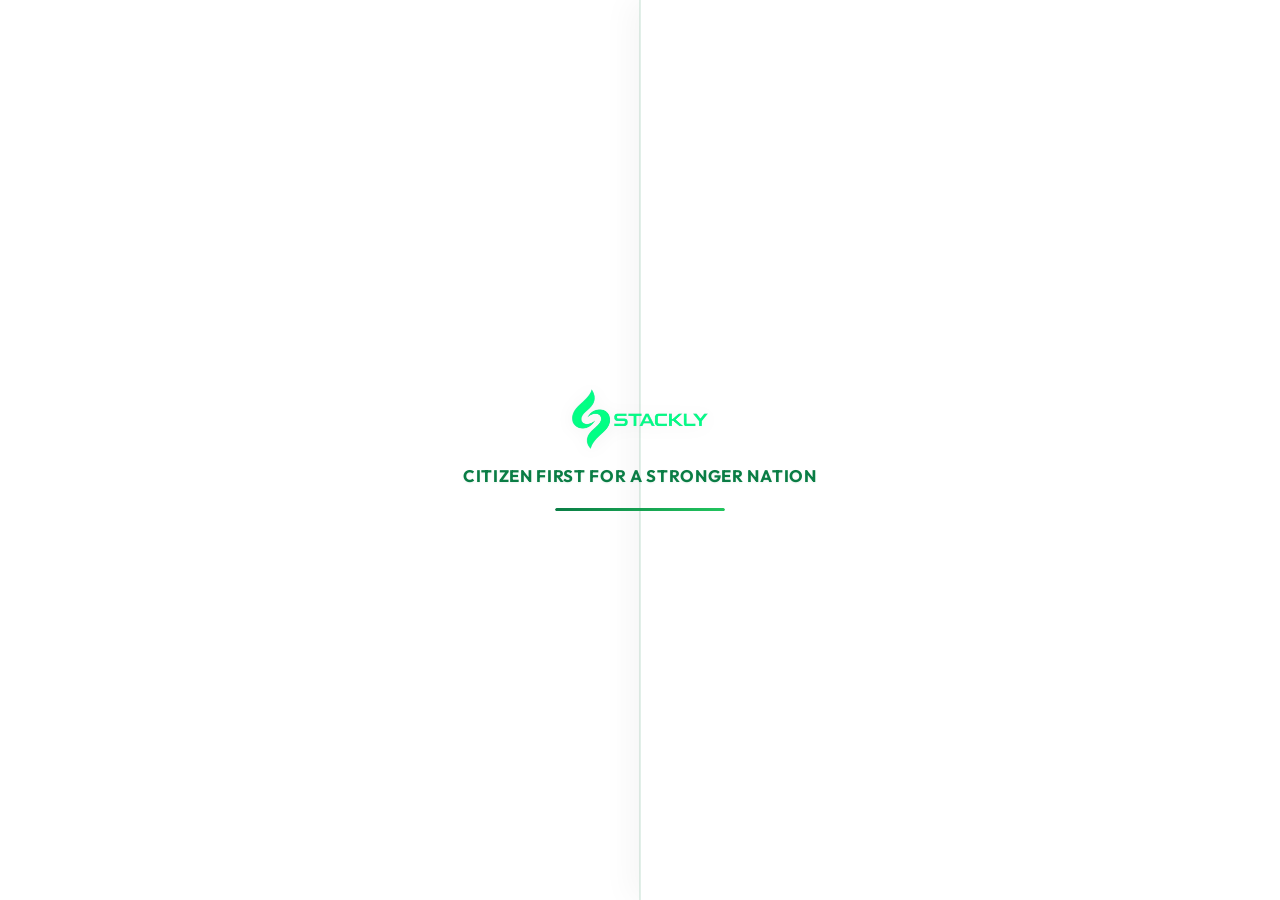
<file: login.html>
<!DOCTYPE html>
<html lang="en">
<head>
  <meta charset="UTF-8">
  <meta name="viewport" content="width=device-width, initial-scale=1.0">
  <title>Login | Government Portal</title>
  <meta name="description" content="Secure role-based login to the Government Administration and Citizen Services Portal.">
  <link rel="stylesheet" href="css/main.css">
  <link rel="stylesheet" href="css/auth.css">
</head>
<body class="auth-page-body">

  <!-- Government Portal Premium Split Preloader -->
  <div class="gov-preloader" id="gov-preloader" aria-hidden="true">
    <!-- Two Equal Halves (Split Screen Shutter) -->
    <div class="preloader-half preloader-half-left"></div>
    <div class="preloader-half preloader-half-right"></div>

    <!-- Centered Stackly Logo & Slogan Content -->
    <div class="preloader-center">
      <div class="preloader-logo-box">
        <img src="Assets/stackly_logo_clean.webp" alt="Stackly Government Portal" class="preloader-logo">
      </div>
      <p class="preloader-slogan">Citizen First For a Stronger Nation</p>
      <div class="preloader-progress-track">
        <div class="preloader-progress-fill"></div>
      </div>
    </div>
  </div>

  <!-- Full-Screen Edge-to-Edge Split Layout (No Navbar) -->
  <main class="auth-split-screen">
    
    <!-- LEFT SIDE: Full-height Real Image (No Green Tint / Overlay) -->
    <div class="auth-visual-side">
      <img src="Assets/citizen-service.webp" alt="Citizen Service Center Hall" class="auth-visual-img">
    </div>

    <!-- RIGHT SIDE: Form & Details -->
    <div class="auth-form-side">
      <div class="auth-form-inner">

        <!-- Back to Home Button (Positioned directly above Stackly Logo) -->
        <div class="auth-back-nav">
          <a href="index.html" class="auth-back-btn">
            <span>Back to Home</span>
          </a>
        </div>

        <!-- Stackly Official Brand Logo -->
        <div class="auth-brand-logo">
          <a href="index.html" class="auth-brand-link" title="Government Portal Home" style="display: inline-block;">
            <img src="Assets/stackly_logo_clean.webp" alt="Stackly Government Logo" style="height: 48px; width: auto; max-width: 175px; object-fit: contain; cursor: pointer;">
          </a>
        </div>

        <!-- Header -->
        <div class="auth-form-header">
          <h1>Welcome Back</h1>
          <p>Select your government portal role and sign in with your credentials.</p>
        </div>

        <!-- Alert Notification (Error / Success) -->
        <div id="auth-alert-box" class="auth-alert"></div>

        <!-- Login Form -->
        <form id="gov-login-form" novalidate>
          
          <!-- TWO ROLE SELECTORS RELEVANT TO THE GOVERNMENT PORTAL -->
          <div class="role-selector-wrap">
            <label class="role-selector-label">Select Access Role *</label>
            <div class="role-cards-grid" id="login-role-group">
              <!-- Role 1: Citizen -->
              <div class="role-card-btn active" data-role-val="Citizen" tabindex="0" role="button" aria-pressed="true">
                <div class="role-icon-box">
                  <svg width="19" height="19" fill="none" stroke="currentColor" stroke-width="2" viewBox="0 0 24 24">
                    <path d="M20 21v-2a4 4 0 0 0-4-4H8a4 4 0 0 0-4 4v2"/><circle cx="12" cy="7" r="4"/>
                  </svg>
                </div>
                <div class="role-card-text">
                  <span class="role-card-name">Citizen</span>
                  <span class="role-card-desc">Public Services & Welfare</span>
                </div>
                <div class="role-check-indicator">
                  <svg width="12" height="12" fill="none" stroke="currentColor" stroke-width="3" viewBox="0 0 24 24"><path d="M20 6L9 17l-5-5"/></svg>
                </div>
              </div>

              <!-- Role 2: Government Official -->
              <div class="role-card-btn" data-role-val="Government Official" tabindex="0" role="button" aria-pressed="false">
                <div class="role-icon-box">
                  <svg width="19" height="19" fill="none" stroke="currentColor" stroke-width="2" viewBox="0 0 24 24">
                    <path d="M12 22s8-4 8-10V5l-8-3-8 3v7c0 6 8 10 8 10z"/>
                  </svg>
                </div>
                <div class="role-card-text">
                  <span class="role-card-name">Official</span>
                  <span class="role-card-desc">Department & Admin Portal</span>
                </div>
                <div class="role-check-indicator">
                  <svg width="12" height="12" fill="none" stroke="currentColor" stroke-width="3" viewBox="0 0 24 24"><path d="M20 6L9 17l-5-5"/></svg>
                </div>
              </div>
            </div>
            <!-- Hidden Input for Form Submission -->
            <input type="hidden" id="login-role" name="role" value="Citizen">
          </div>

          <!-- Email Address Input (Empty by Default) -->
          <div class="auth-form-group">
            <label class="form-label" for="login-email">Email Address *</label>
            <div class="auth-input-wrapper">
              <svg class="auth-input-icon" width="18" height="18" fill="none" stroke="currentColor" stroke-width="2" viewBox="0 0 24 24"><path d="M4 4h16c1.1 0 2 .9 2 2v12c0 1.1-.9 2-2 2H4c-1.1 0-2-.9-2-2V6c0-1.1.9-2 2-2z"/><polyline points="22,6 12,13 2,6"/></svg>
              <input type="text" id="login-email" class="auth-input" required placeholder="Enter email address" value="" autocomplete="username">
            </div>
            <div id="login-email-error" class="input-inline-error"></div>
          </div>

          <!-- Password Input (Empty by Default) -->
          <div class="auth-form-group">
            <label class="form-label" for="login-password">Password *</label>
            <div class="auth-input-wrapper">
              <svg class="auth-input-icon" width="18" height="18" fill="none" stroke="currentColor" stroke-width="2" viewBox="0 0 24 24"><rect x="3" y="11" width="18" height="11" rx="2" ry="2"/><path d="M7 11V7a5 5 0 0 1 10 0v4"/></svg>
              <input type="password" id="login-password" class="auth-input" required placeholder="Enter password" value="" autocomplete="current-password">
              <button type="button" class="auth-toggle-password" data-target="login-password" aria-label="Toggle password visibility">
                <svg width="18" height="18" fill="none" stroke="currentColor" stroke-width="2" viewBox="0 0 24 24"><path d="M1 12s4-8 11-8 11 8 11 8-4 8-11 8-11-8-11-8z"/><circle cx="12" cy="12" r="3"/></svg>
              </button>
            </div>
            <div id="login-password-error" class="input-inline-error"></div>
          </div>

          <!-- Options Row -->
          <div style="display: flex; justify-content: space-between; align-items: center; margin-bottom: 22px; font-size: 0.84rem;">
            <label style="display: flex; align-items: center; gap: 6px; cursor: pointer; color: var(--text-soft);">
              <input type="checkbox" checked style="accent-color: var(--primary);"> Remember Me
            </label>
            <a href="404.html" style="color: var(--primary); font-weight: 600; text-decoration: none;">Forgot Password?</a>
          </div>

          <!-- Submit Button -->
          <button type="submit" class="btn-gov-primary btn-gov-lg" style="width: 100%;">
            <span>Login to Dashboard</span>
          </button>
        </form>

        <!-- Down Side: Create An Account Navigation -->
        <div class="auth-bottom-switch">
          <span>Don't have an account?</span>
          <a href="signup.html" class="auth-bottom-link">Create an account</a>
        </div>

        <div class="auth-security-badge">
          <svg width="14" height="14" fill="none" stroke="#16A34A" stroke-width="2" viewBox="0 0 24 24"><path d="M12 22s8-4 8-10V5l-8-3-8 3v7c0 6 8 10 8 10z"/></svg>
          <span>Official 256-Bit SSL Encrypted Government Services Gateway</span>
        </div>

      </div>
    </div>

  </main>

  <script src="js/main.js"></script>
  <script src="js/auth.js"></script>
</body>
</html>
</file>
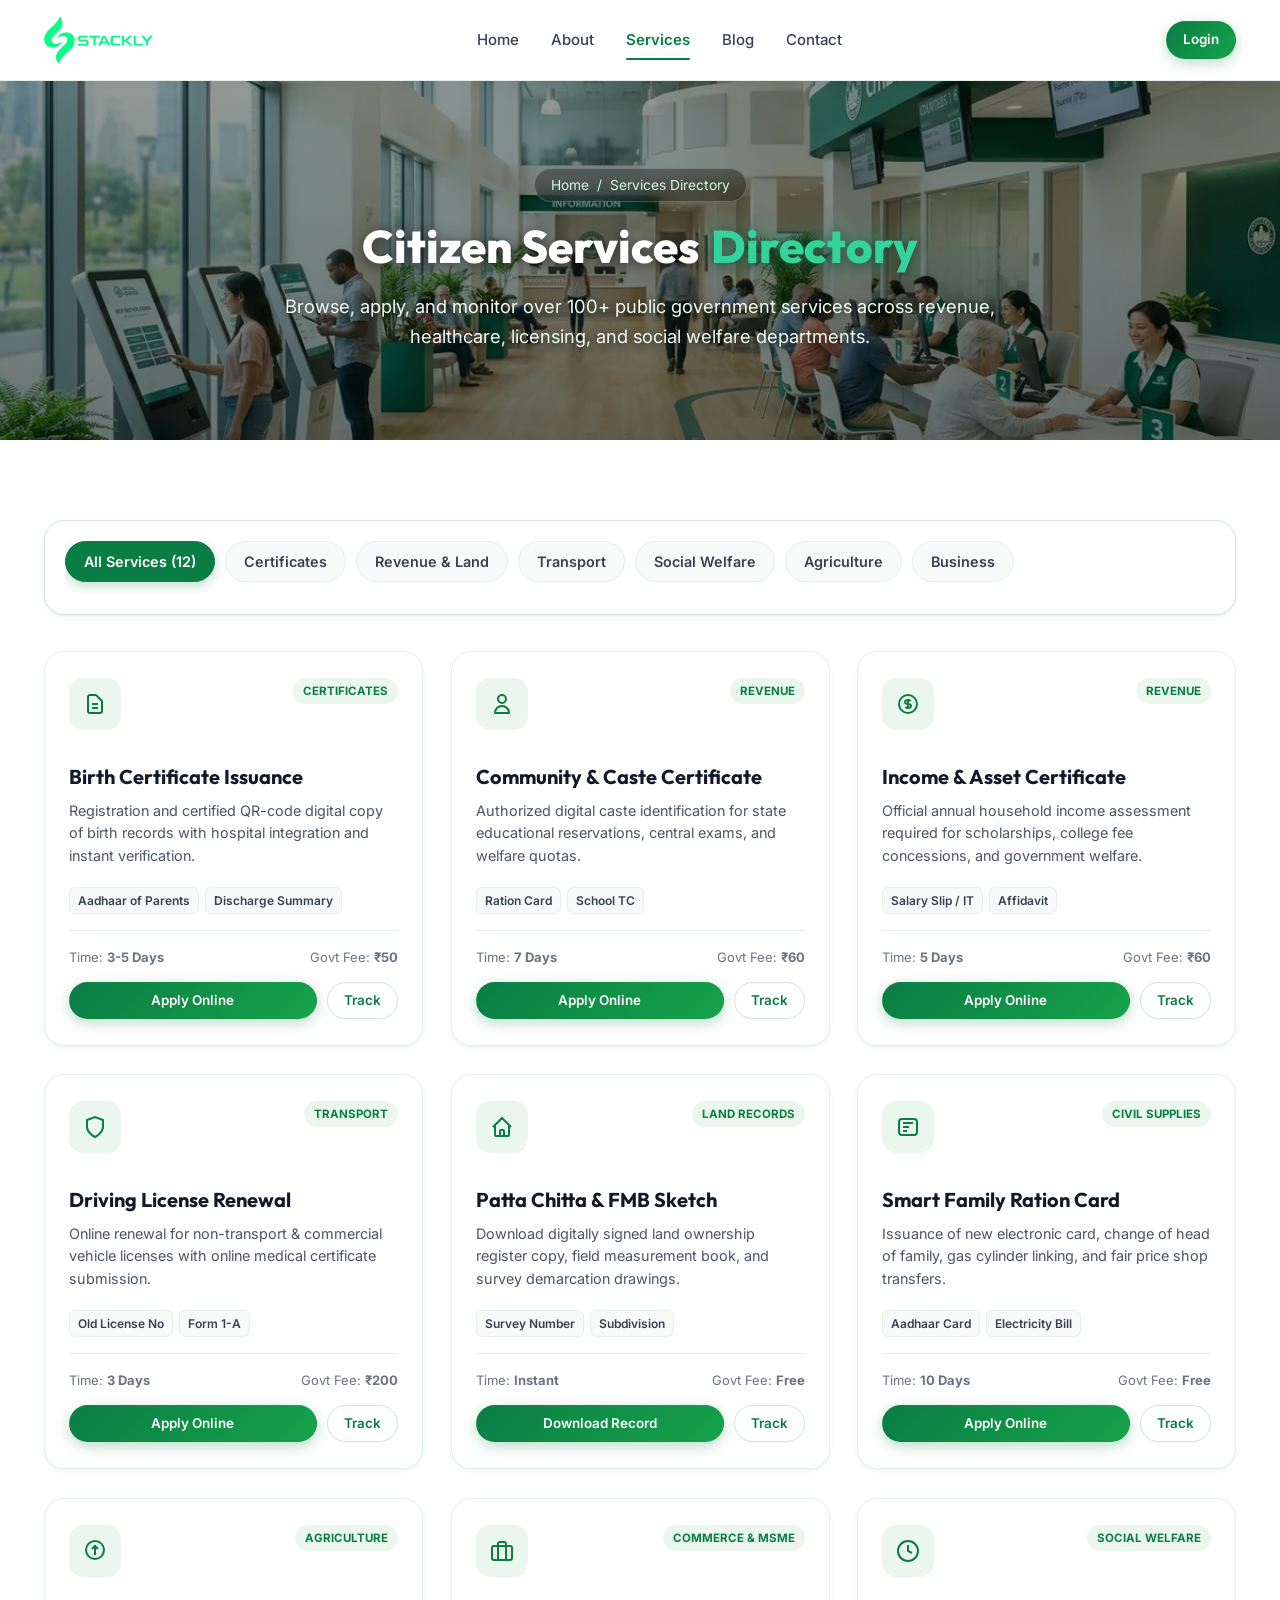
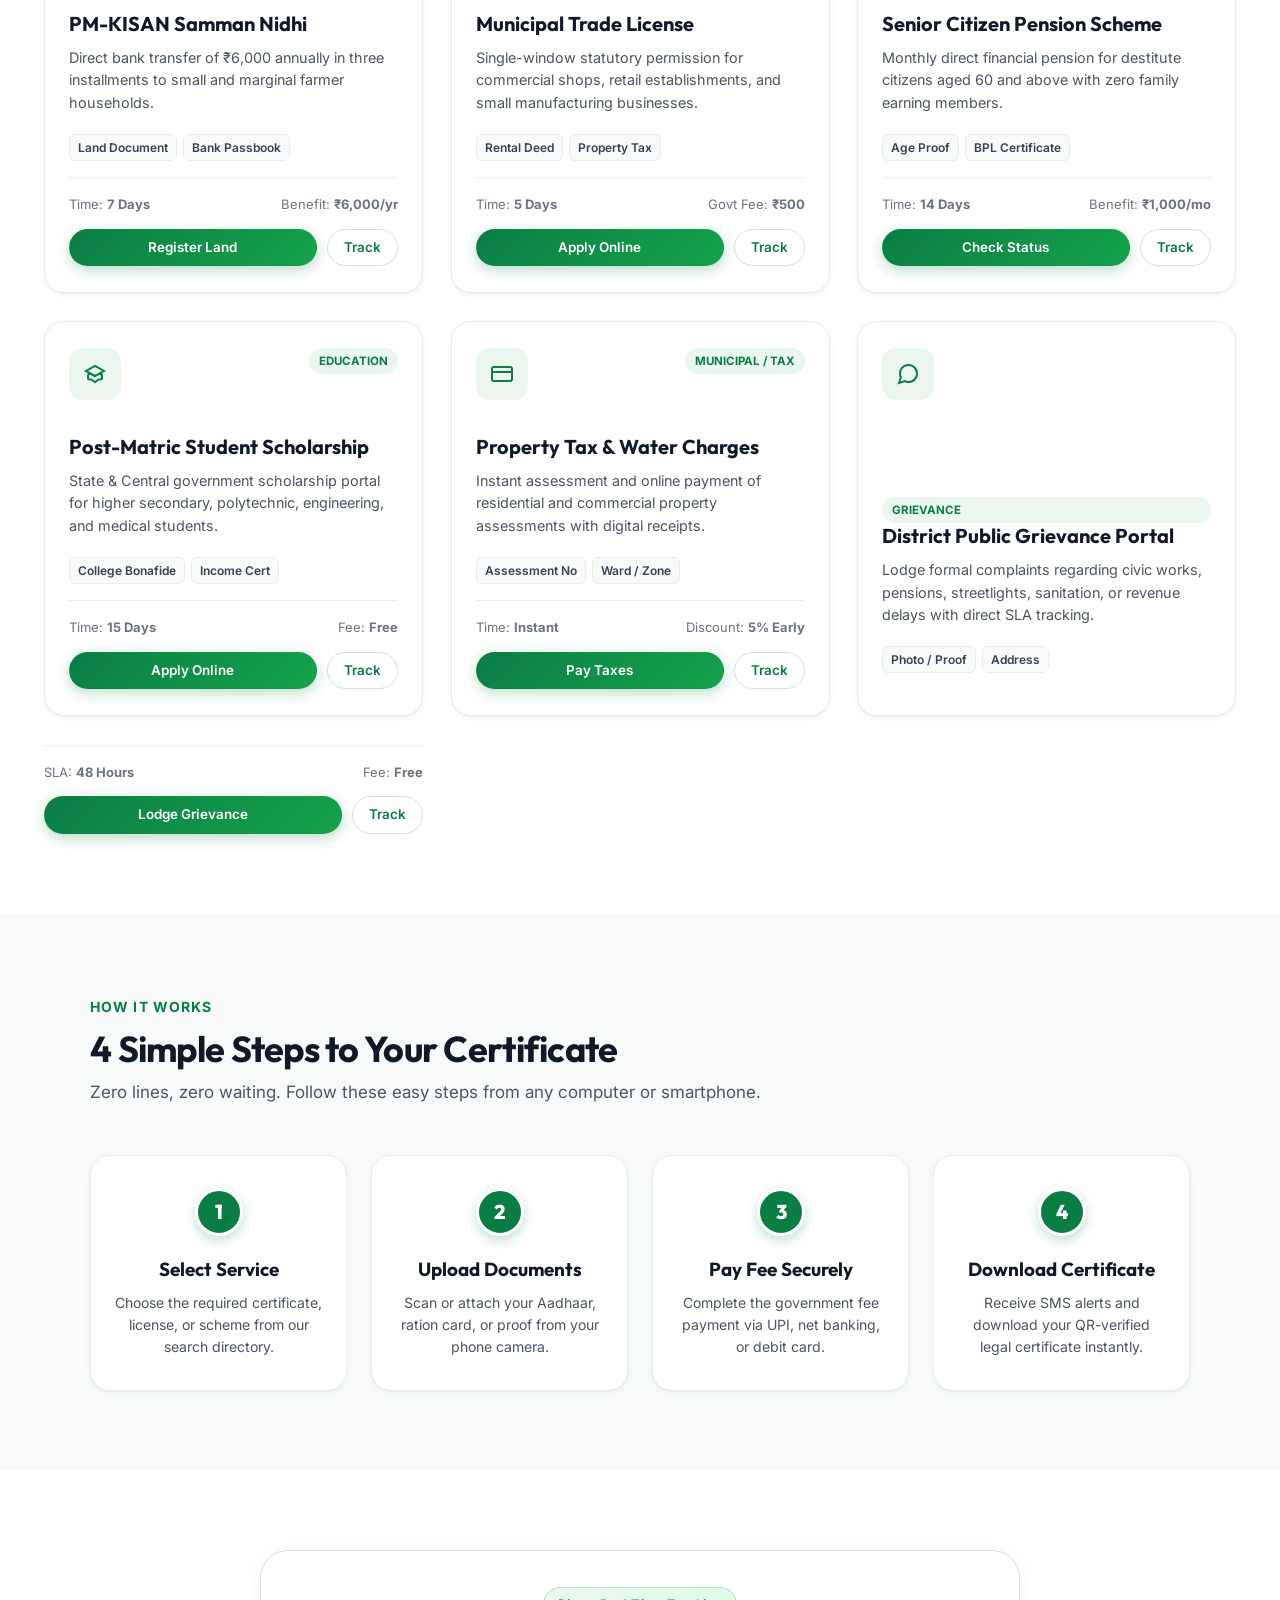
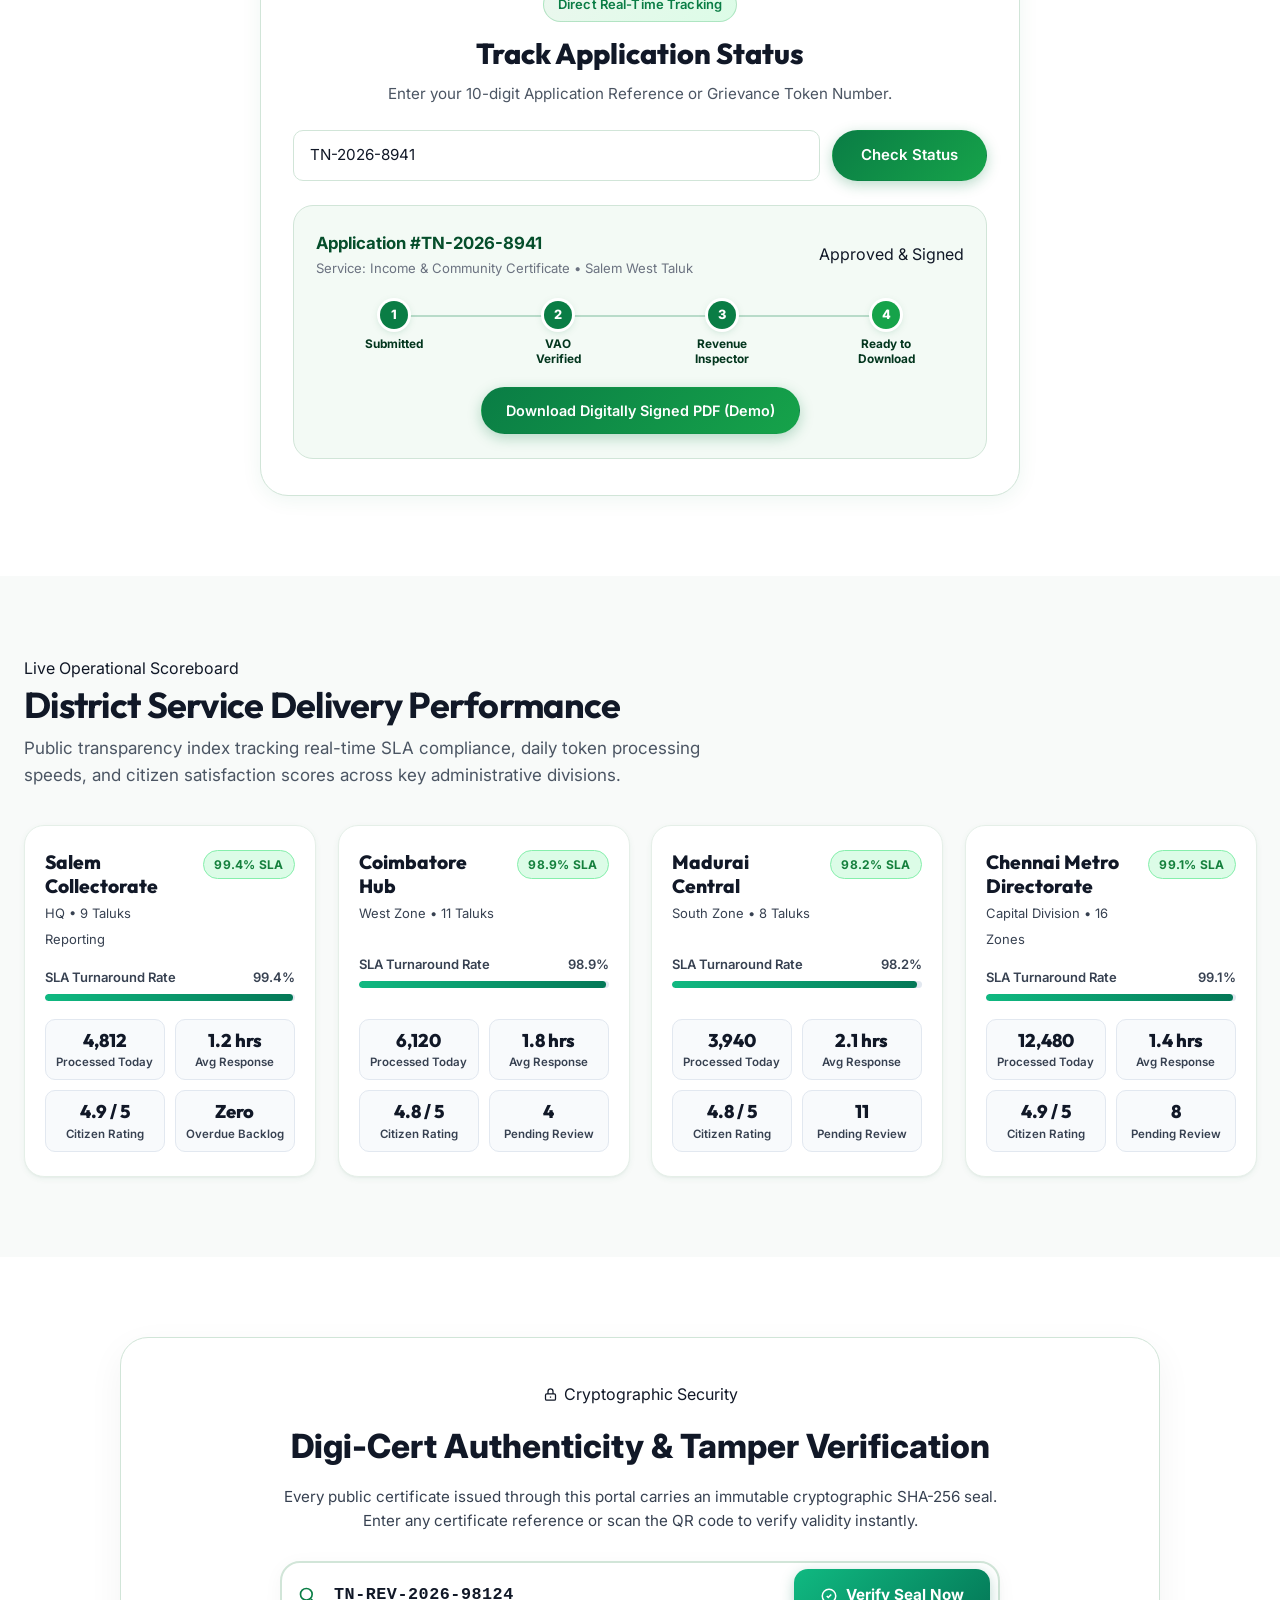
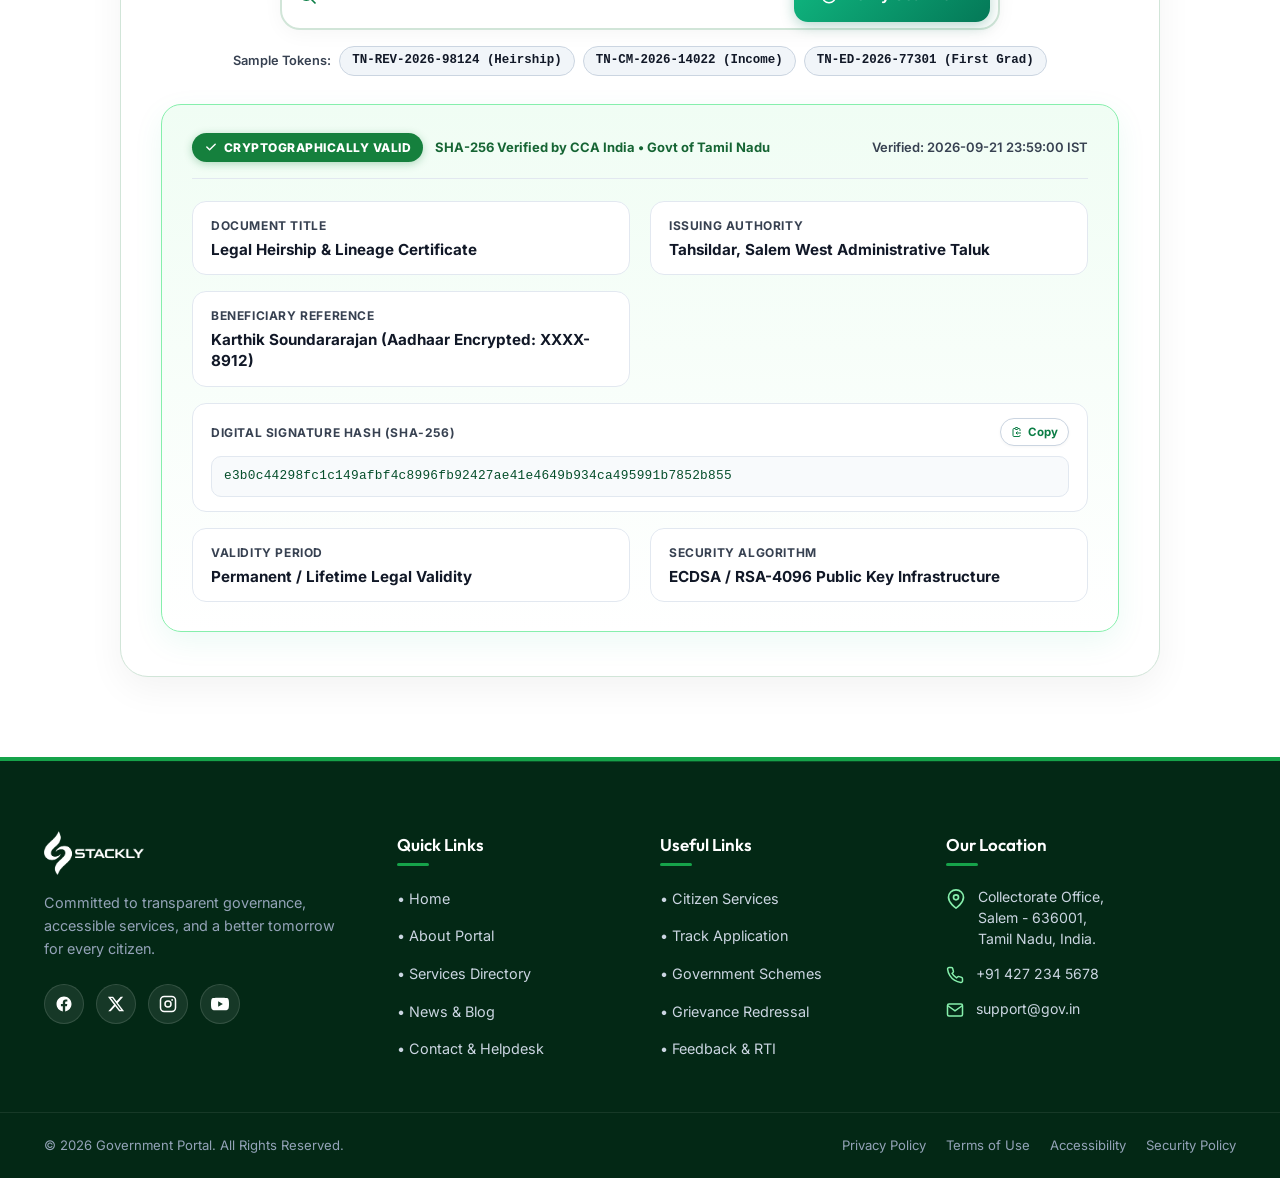
<file: services.html>
<!DOCTYPE html>
<html lang="en">
<head>
  <meta charset="UTF-8">
  <meta name="viewport" content="width=device-width, initial-scale=1.0">
  <title>Services Directory | Government Portal</title>
  <meta name="description" content="Official directory of online public services, certificates, licenses, welfare schemes, and land records. Fast, transparent, and direct citizen delivery.">
  <link rel="stylesheet" href="css/main.css">
  <link rel="stylesheet" href="css/pages.css">
</head>
<body class="has-fixed-header">

  <!-- Government Portal Premium Split Preloader -->
  <div class="gov-preloader" id="gov-preloader" aria-hidden="true">
    <!-- Two Equal Halves (Split Screen Shutter) -->
    <div class="preloader-half preloader-half-left"></div>
    <div class="preloader-half preloader-half-right"></div>

    <!-- Centered Stackly Logo & Slogan Content -->
    <div class="preloader-center">
      <div class="preloader-logo-box">
        <img src="Assets/stackly_logo_clean.webp" alt="Stackly Government Portal" class="preloader-logo">
      </div>
      <p class="preloader-slogan">Citizen First For a Stronger Nation</p>
      <div class="preloader-progress-track">
        <div class="preloader-progress-fill"></div>
      </div>
    </div>
  </div>

  <!-- Fixed Header -->
  <header class="gov-header">
    <div class="container gov-nav-wrapper">
      <a href="index.html" class="gov-brand" aria-label="Government Portal Home">
        <div class="gov-logo-container">
          <img src="Assets/stackly_logo_clean.webp" alt="Stackly Government Portal" class="gov-logo-img">
        </div>
      </a>

      <nav class="gov-nav-menu">
        <a href="index.html" class="gov-nav-link">Home</a>
        <a href="about.html" class="gov-nav-link">About</a>
        <a href="services.html" class="gov-nav-link active">Services</a>
        <a href="blog.html" class="gov-nav-link">Blog</a>
        <a href="contact.html" class="gov-nav-link">Contact</a>
      </nav>

      <div class="gov-nav-actions">
        <a href="login.html" class="btn-gov-primary btn-gov-sm">
          <span>Login</span>
        </a>
        <button type="button" class="gov-mobile-toggle" aria-label="Toggle Navigation">
          <span></span><span></span><span></span>
        </button>
      </div>
    </div>
  </header>

  <!-- Mobile Drawer Menu -->
  <div class="gov-mobile-drawer" id="mobile-drawer">
    <a href="index.html" class="mobile-nav-link">Home</a>
    <a href="about.html" class="mobile-nav-link">About</a>
    <a href="services.html" class="mobile-nav-link active">Services</a>
    <a href="blog.html" class="mobile-nav-link">Blog</a>
    <a href="contact.html" class="mobile-nav-link">Contact</a>
    <div class="mobile-drawer-footer">
      <a href="login.html" class="btn-gov-primary btn-mobile-login">Login</a>
    </div>
  </div>

  <main>
    <!-- Page Hero Banner with Background Image -->
    <section class="page-hero page-hero-services">
      <div class="container">
        <div class="page-breadcrumb">
          <a href="index.html">Home</a>
          <span>/</span>
          <span>Services Directory</span>
        </div>
        <h1 class="page-hero-title">
          <span class="anim-hero-left">Citizen Services</span>
          <span class="anim-hero-right highlight-green">Directory</span>
        </h1>
        <p class="page-hero-desc anim-hero-up">
          Browse, apply, and monitor over 100+ public government services across revenue, healthcare, licensing, and social welfare departments.
        </p>
      </div>
    </section>

    <!-- Services Directory & Interactive Filter -->
    <section class="section-padding" style="background: #FFFFFF;">
      <div class="container">
        
        <!-- Search & Filter Controls -->
        <div class="services-filter-box fade-in-up">
          <div class="filter-tabs-nav" style="margin-bottom: 0;">
            <button class="tab-btn active" data-category="all">All Services (12)</button>
            <button class="tab-btn" data-category="certificates">Certificates</button>
            <button class="tab-btn" data-category="revenue">Revenue & Land</button>
            <button class="tab-btn" data-category="transport">Transport</button>
            <button class="tab-btn" data-category="welfare">Social Welfare</button>
            <button class="tab-btn" data-category="agriculture">Agriculture</button>
            <button class="tab-btn" data-category="business">Business</button>
          </div>
        </div>

        <!-- 12 Detailed Service Cards Grid -->
        <div class="services-grid" id="services-grid-container">
          
          <!-- Service 1 -->
          <div class="service-dir-card filterable-card" data-category="certificates" data-row="1" style="--card-delay: 0.05s;" tabindex="0">
            <div class="service-card-bg" style="background-image: url('Assets/card-bg-birth.webp');"></div>
            <div class="service-card-bg-overlay"></div>
            <div class="service-card-content">
              <div>
              <div class="service-card-top">
                <div class="gov-card-icon">
                  <svg width="24" height="24" fill="none" stroke="currentColor" stroke-width="2" viewBox="0 0 24 24"><path d="M9 12h6m-6 4h6m2 5H7a2 2 0 01-2-2V5a2 2 0 012-2h5.586a1 1 0 01.707.293l5.414 5.414a1 1 0 01.293.707V19a2 2 0 01-2 2z"/></svg>
                </div>
                <span class="service-tag">Certificates</span>
              </div>
              <h3 class="service-card-title">Birth Certificate Issuance</h3>
              <p class="service-card-desc">
                Registration and certified QR-code digital copy of birth records with hospital integration and instant verification.
              </p>
              <div style="display: flex; gap: 6px; flex-wrap: wrap; margin-bottom: 16px;">
                <span class="service-meta-badge">Aadhaar of Parents</span>
                <span class="service-meta-badge">Discharge Summary</span>
              </div>
            </div>
            <div>
              <div class="service-card-meta">
                <span>Time: <strong>3-5 Days</strong></span>
                <span>Govt Fee: <strong>₹50</strong></span>
              </div>
              <div style="display: flex; gap: 10px; margin-top: 14px;">
                <a href="404.html" class="btn-gov-primary btn-gov-sm" style="flex: 1;">Apply Online</a>
                <a href="404.html" class="btn-gov-secondary btn-gov-sm">Track</a>
              </div>
            </div>
            </div>
          </div>

          <!-- Service 2 -->
          <div class="service-dir-card filterable-card" data-category="certificates revenue" data-row="1" style="--card-delay: 0.20s;" tabindex="0">
            <div class="service-card-bg" style="background-image: url('Assets/card-bg-community.webp');"></div>
            <div class="service-card-bg-overlay"></div>
            <div class="service-card-content">
              <div>
              <div class="service-card-top">
                <div class="gov-card-icon">
                  <svg width="24" height="24" fill="none" stroke="currentColor" stroke-width="2" viewBox="0 0 24 24"><path d="M16 7a4 4 0 11-8 0 4 4 0 018 0zM12 14a7 7 0 00-7 7h14a7 7 0 00-7-7z"/></svg>
                </div>
                <span class="service-tag">Revenue</span>
              </div>
              <h3 class="service-card-title">Community & Caste Certificate</h3>
              <p class="service-card-desc">
                Authorized digital caste identification for state educational reservations, central exams, and welfare quotas.
              </p>
              <div style="display: flex; gap: 6px; flex-wrap: wrap; margin-bottom: 16px;">
                <span class="service-meta-badge">Ration Card</span>
                <span class="service-meta-badge">School TC</span>
              </div>
            </div>
            <div>
              <div class="service-card-meta">
                <span>Time: <strong>7 Days</strong></span>
                <span>Govt Fee: <strong>₹60</strong></span>
              </div>
              <div style="display: flex; gap: 10px; margin-top: 14px;">
                <a href="404.html" class="btn-gov-primary btn-gov-sm" style="flex: 1;">Apply Online</a>
                <a href="404.html" class="btn-gov-secondary btn-gov-sm">Track</a>
              </div>
            </div>
            </div>
          </div>

          <!-- Service 3 -->
          <div class="service-dir-card filterable-card" data-category="certificates revenue" data-row="1" style="--card-delay: 0.35s;" tabindex="0">
            <div class="service-card-bg" style="background-image: url('Assets/benefit-bg-certificates.webp');"></div>
            <div class="service-card-bg-overlay"></div>
            <div class="service-card-content">
              <div>
              <div class="service-card-top">
                <div class="gov-card-icon">
                  <svg width="24" height="24" fill="none" stroke="currentColor" stroke-width="2" viewBox="0 0 24 24"><path d="M12 8c-1.657 0-3 .895-3 2s1.343 2 3 2 3 .895 3 2-1.343 2-3 2m0-8c1.11 0 2.08.402 2.599 1M12 8V7m0 1v8m0 0v1m0-1c-1.11 0-2.08-.402-2.599-1M21 12a9 9 0 11-18 0 9 9 0 0118 0z"/></svg>
                </div>
                <span class="service-tag">Revenue</span>
              </div>
              <h3 class="service-card-title">Income & Asset Certificate</h3>
              <p class="service-card-desc">
                Official annual household income assessment required for scholarships, college fee concessions, and government welfare.
              </p>
              <div style="display: flex; gap: 6px; flex-wrap: wrap; margin-bottom: 16px;">
                <span class="service-meta-badge">Salary Slip / IT</span>
                <span class="service-meta-badge">Affidavit</span>
              </div>
            </div>
            <div>
              <div class="service-card-meta">
                <span>Time: <strong>5 Days</strong></span>
                <span>Govt Fee: <strong>₹60</strong></span>
              </div>
              <div style="display: flex; gap: 10px; margin-top: 14px;">
                <a href="404.html" class="btn-gov-primary btn-gov-sm" style="flex: 1;">Apply Online</a>
                <a href="404.html" class="btn-gov-secondary btn-gov-sm">Track</a>
              </div>
            </div>
            </div>
          </div>

          <!-- Service 4 -->
          <div class="service-dir-card filterable-card" data-category="transport" data-row="2" style="--card-delay: 0.05s;" tabindex="0">
            <div class="service-card-bg" style="background-image: url('Assets/card-bg-license.webp');"></div>
            <div class="service-card-bg-overlay"></div>
            <div class="service-card-content">
              <div>
              <div class="service-card-top">
                <div class="gov-card-icon">
                  <svg width="24" height="24" fill="none" stroke="currentColor" stroke-width="2" viewBox="0 0 24 24"><path d="M12 22s8-4 8-10V5l-8-3-8 3v7c0 6 8 10 8 10z"/></svg>
                </div>
                <span class="service-tag">Transport</span>
              </div>
              <h3 class="service-card-title">Driving License Renewal</h3>
              <p class="service-card-desc">
                Online renewal for non-transport & commercial vehicle licenses with online medical certificate submission.
              </p>
              <div style="display: flex; gap: 6px; flex-wrap: wrap; margin-bottom: 16px;">
                <span class="service-meta-badge">Old License No</span>
                <span class="service-meta-badge">Form 1-A</span>
              </div>
            </div>
            <div>
              <div class="service-card-meta">
                <span>Time: <strong>3 Days</strong></span>
                <span>Govt Fee: <strong>₹200</strong></span>
              </div>
              <div style="display: flex; gap: 10px; margin-top: 14px;">
                <a href="404.html" class="btn-gov-primary btn-gov-sm" style="flex: 1;">Apply Online</a>
                <a href="404.html" class="btn-gov-secondary btn-gov-sm">Track</a>
              </div>
            </div>
            </div>
          </div>

          <!-- Service 5 -->
          <div class="service-dir-card filterable-card" data-category="revenue" data-row="2" style="--card-delay: 0.20s;" tabindex="0">
            <div class="service-card-bg" style="background-image: url('Assets/card-bg-patta.webp');"></div>
            <div class="service-card-bg-overlay"></div>
            <div class="service-card-content">
              <div>
              <div class="service-card-top">
                <div class="gov-card-icon">
                  <svg width="24" height="24" fill="none" stroke="currentColor" stroke-width="2" viewBox="0 0 24 24"><path d="M3 12l2-2m0 0l7-7 7 7M5 10v10a1 1 0 001 1h3m10-11l2 2m-2-2v10a1 1 0 01-1 1h-3m-6 0a1 1 0 001-1v-4a1 1 0 011-1h2a1 1 0 011 1v4a1 1 0 001 1m-6 0h6"/></svg>
                </div>
                <span class="service-tag">Land Records</span>
              </div>
              <h3 class="service-card-title">Patta Chitta & FMB Sketch</h3>
              <p class="service-card-desc">
                Download digitally signed land ownership register copy, field measurement book, and survey demarcation drawings.
              </p>
              <div style="display: flex; gap: 6px; flex-wrap: wrap; margin-bottom: 16px;">
                <span class="service-meta-badge">Survey Number</span>
                <span class="service-meta-badge">Subdivision</span>
              </div>
            </div>
            <div>
              <div class="service-card-meta">
                <span>Time: <strong>Instant</strong></span>
                <span>Govt Fee: <strong>Free</strong></span>
              </div>
              <div style="display: flex; gap: 10px; margin-top: 14px;">
                <a href="404.html" class="btn-gov-primary btn-gov-sm" style="flex: 1;">Download Record</a>
                <a href="404.html" class="btn-gov-secondary btn-gov-sm">Track</a>
              </div>
            </div>
            </div>
          </div>

          <!-- Service 6 -->
          <div class="service-dir-card filterable-card" data-category="welfare" data-row="2" style="--card-delay: 0.35s;" tabindex="0">
            <div class="service-card-bg" style="background-image: url('Assets/card-bg-ration.webp');"></div>
            <div class="service-card-bg-overlay"></div>
            <div class="service-card-content">
              <div>
              <div class="service-card-top">
                <div class="gov-card-icon">
                  <svg width="24" height="24" fill="none" stroke="currentColor" stroke-width="2" viewBox="0 0 24 24"><rect x="3" y="4" width="18" height="16" rx="3"/><path d="M7 8h10M7 12h6M7 16h4"/></svg>
                </div>
                <span class="service-tag">Civil Supplies</span>
              </div>
              <h3 class="service-card-title">Smart Family Ration Card</h3>
              <p class="service-card-desc">
                Issuance of new electronic card, change of head of family, gas cylinder linking, and fair price shop transfers.
              </p>
              <div style="display: flex; gap: 6px; flex-wrap: wrap; margin-bottom: 16px;">
                <span class="service-meta-badge">Aadhaar Card</span>
                <span class="service-meta-badge">Electricity Bill</span>
              </div>
            </div>
            <div>
              <div class="service-card-meta">
                <span>Time: <strong>10 Days</strong></span>
                <span>Govt Fee: <strong>Free</strong></span>
              </div>
              <div style="display: flex; gap: 10px; margin-top: 14px;">
                <a href="404.html" class="btn-gov-primary btn-gov-sm" style="flex: 1;">Apply Online</a>
                <a href="404.html" class="btn-gov-secondary btn-gov-sm">Track</a>
              </div>
            </div>
            </div>
          </div>

          <!-- Service 7 -->
          <div class="service-dir-card filterable-card" data-category="agriculture" data-row="3" style="--card-delay: 0.05s;" tabindex="0">
            <div class="service-card-bg" style="background-image: url('Assets/news-agriculture.webp');"></div>
            <div class="service-card-bg-overlay"></div>
            <div class="service-card-content">
              <div>
              <div class="service-card-top">
                <div class="gov-card-icon">
                  <svg width="24" height="24" fill="none" stroke="currentColor" stroke-width="2" viewBox="0 0 24 24"><path d="M12 2a9 9 0 019 9c0 4.97-4.03 9-9 9s-9-4.03-9-9a9 9 0 019-9z"/><path d="M12 6v10M9 10l3-3 3 3"/></svg>
                </div>
                <span class="service-tag">Agriculture</span>
              </div>
              <h3 class="service-card-title">PM-KISAN Samman Nidhi</h3>
              <p class="service-card-desc">
                Direct bank transfer of ₹6,000 annually in three installments to small and marginal farmer households.
              </p>
              <div style="display: flex; gap: 6px; flex-wrap: wrap; margin-bottom: 16px;">
                <span class="service-meta-badge">Land Document</span>
                <span class="service-meta-badge">Bank Passbook</span>
              </div>
            </div>
            <div>
              <div class="service-card-meta">
                <span>Time: <strong>7 Days</strong></span>
                <span>Benefit: <strong>₹6,000/yr</strong></span>
              </div>
              <div style="display: flex; gap: 10px; margin-top: 14px;">
                <a href="404.html" class="btn-gov-primary btn-gov-sm" style="flex: 1;">Register Land</a>
                <a href="404.html" class="btn-gov-secondary btn-gov-sm">Track</a>
              </div>
            </div>
            </div>
          </div>

          <!-- Service 8 -->
          <div class="service-dir-card filterable-card" data-category="business" data-row="3" style="--card-delay: 0.20s;" tabindex="0">
            <div class="service-card-bg" style="background-image: url('Assets/card-bg-trade.webp');"></div>
            <div class="service-card-bg-overlay"></div>
            <div class="service-card-content">
              <div>
              <div class="service-card-top">
                <div class="gov-card-icon">
                  <svg width="24" height="24" fill="none" stroke="currentColor" stroke-width="2" viewBox="0 0 24 24"><rect x="2" y="7" width="20" height="14" rx="2" ry="2"/><path d="M16 21V5a2 2 0 00-2-2h-4a2 2 0 00-2 2v16"/></svg>
                </div>
                <span class="service-tag">Commerce & MSME</span>
              </div>
              <h3 class="service-card-title">Municipal Trade License</h3>
              <p class="service-card-desc">
                Single-window statutory permission for commercial shops, retail establishments, and small manufacturing businesses.
              </p>
              <div style="display: flex; gap: 6px; flex-wrap: wrap; margin-bottom: 16px;">
                <span class="service-meta-badge">Rental Deed</span>
                <span class="service-meta-badge">Property Tax</span>
              </div>
            </div>
            <div>
              <div class="service-card-meta">
                <span>Time: <strong>5 Days</strong></span>
                <span>Govt Fee: <strong>₹500</strong></span>
              </div>
              <div style="display: flex; gap: 10px; margin-top: 14px;">
                <a href="404.html" class="btn-gov-primary btn-gov-sm" style="flex: 1;">Apply Online</a>
                <a href="404.html" class="btn-gov-secondary btn-gov-sm">Track</a>
              </div>
            </div>
            </div>
          </div>

          <!-- Service 9 -->
          <div class="service-dir-card filterable-card" data-category="welfare" data-row="3" style="--card-delay: 0.35s;" tabindex="0">
            <div class="service-card-bg" style="background-image: url('Assets/card-bg-pension.webp');"></div>
            <div class="service-card-bg-overlay"></div>
            <div class="service-card-content">
              <div>
              <div class="service-card-top">
                <div class="gov-card-icon">
                  <svg width="24" height="24" fill="none" stroke="currentColor" stroke-width="2" viewBox="0 0 24 24"><circle cx="12" cy="12" r="10"/><path d="M12 6v6l4 2"/></svg>
                </div>
                <span class="service-tag">Social Welfare</span>
              </div>
              <h3 class="service-card-title">Senior Citizen Pension Scheme</h3>
              <p class="service-card-desc">
                Monthly direct financial pension for destitute citizens aged 60 and above with zero family earning members.
              </p>
              <div style="display: flex; gap: 6px; flex-wrap: wrap; margin-bottom: 16px;">
                <span class="service-meta-badge">Age Proof</span>
                <span class="service-meta-badge">BPL Certificate</span>
              </div>
            </div>
            <div>
              <div class="service-card-meta">
                <span>Time: <strong>14 Days</strong></span>
                <span>Benefit: <strong>₹1,000/mo</strong></span>
              </div>
              <div style="display: flex; gap: 10px; margin-top: 14px;">
                <a href="404.html" class="btn-gov-primary btn-gov-sm" style="flex: 1;">Check Status</a>
                <a href="404.html" class="btn-gov-secondary btn-gov-sm">Track</a>
              </div>
            </div>
            </div>
          </div>

          <!-- Service 10 -->
          <div class="service-dir-card filterable-card" data-category="welfare certificates" data-row="4" style="--card-delay: 0.05s;" tabindex="0">
            <div class="service-card-bg" style="background-image: url('Assets/benefit-bg-dbt.webp');"></div>
            <div class="service-card-bg-overlay"></div>
            <div class="service-card-content">
              <div>
              <div class="service-card-top">
                <div class="gov-card-icon">
                  <svg width="24" height="24" fill="none" stroke="currentColor" stroke-width="2" viewBox="0 0 24 24"><path d="M12 14l9-5-9-5-9 5 9 5z"/><path d="M12 14l6.16-3.422a12.083 12.083 0 01.665 6.479A11.952 11.952 0 0012 20.055a11.952 11.952 0 00-6.824-2.998 12.078 12.078 0 01.665-6.479L12 14z"/></svg>
                </div>
                <span class="service-tag">Education</span>
              </div>
              <h3 class="service-card-title">Post-Matric Student Scholarship</h3>
              <p class="service-card-desc">
                State & Central government scholarship portal for higher secondary, polytechnic, engineering, and medical students.
              </p>
              <div style="display: flex; gap: 6px; flex-wrap: wrap; margin-bottom: 16px;">
                <span class="service-meta-badge">College Bonafide</span>
                <span class="service-meta-badge">Income Cert</span>
              </div>
            </div>
            <div>
              <div class="service-card-meta">
                <span>Time: <strong>15 Days</strong></span>
                <span>Fee: <strong>Free</strong></span>
              </div>
              <div style="display: flex; gap: 10px; margin-top: 14px;">
                <a href="404.html" class="btn-gov-primary btn-gov-sm" style="flex: 1;">Apply Online</a>
                <a href="404.html" class="btn-gov-secondary btn-gov-sm">Track</a>
              </div>
            </div>
            </div>
          </div>

          <!-- Service 11 -->
          <div class="service-dir-card filterable-card" data-category="revenue business" data-row="4" style="--card-delay: 0.20s;" tabindex="0">
            <div class="service-card-bg" style="background-image: url('Assets/card-bg-property.webp');"></div>
            <div class="service-card-bg-overlay"></div>
            <div class="service-card-content">
              <div>
              <div class="service-card-top">
                <div class="gov-card-icon">
                  <svg width="24" height="24" fill="none" stroke="currentColor" stroke-width="2" viewBox="0 0 24 24"><rect x="2" y="5" width="20" height="14" rx="2"/><line x1="2" y1="10" x2="22" y2="10"/></svg>
                </div>
                <span class="service-tag">Municipal / Tax</span>
              </div>
              <h3 class="service-card-title">Property Tax & Water Charges</h3>
              <p class="service-card-desc">
                Instant assessment and online payment of residential and commercial property assessments with digital receipts.
              </p>
              <div style="display: flex; gap: 6px; flex-wrap: wrap; margin-bottom: 16px;">
                <span class="service-meta-badge">Assessment No</span>
                <span class="service-meta-badge">Ward / Zone</span>
              </div>
            </div>
            <div>
              <div class="service-card-meta">
                <span>Time: <strong>Instant</strong></span>
                <span>Discount: <strong>5% Early</strong></span>
              </div>
              <div style="display: flex; gap: 10px; margin-top: 14px;">
                <a href="404.html" class="btn-gov-primary btn-gov-sm" style="flex: 1;">Pay Taxes</a>
                <a href="404.html" class="btn-gov-secondary btn-gov-sm">Track</a>
              </div>
            </div>
            </div>
          </div>

          <!-- Service 12 -->
          <div class="service-dir-card filterable-card" data-category="welfare" data-row="4" style="--card-delay: 0.35s;" tabindex="0">
            <div class="service-card-bg" style="background-image: url('Assets/benefit-bg-grievance.webp');"></div>
            <div class="service-card-bg-overlay"></div>
            <div class="service-card-content">
              <div>
              <div class="service-card-top">
                <div class="gov-card-icon">
                  <svg width="24" height="24" fill="none" stroke="currentColor" stroke-width="2" viewBox="0 0 24 24"><path d="M21 11.5a8.38 8.38 0 0 1-.9 3.8 8.5 8.5 0 0 1-7.6 4.7 8.38 8.38 0 0 1-3.8-.9L3 21l1.9-5.7a8.38 8.38 0 0 1-.9-3.8 8.5 8.5 0 0 1 4.7-7.6 8.38 8.38 0 0 1 3.8-.9h.5a8.48 8.48 0 0 1 8 8v.5z"/></svg>
            </div>
          </div>

          </div>
                <span class="service-tag">Grievance</span>
              </div>
              <h3 class="service-card-title">District Public Grievance Portal</h3>
              <p class="service-card-desc">
                Lodge formal complaints regarding civic works, pensions, streetlights, sanitation, or revenue delays with direct SLA tracking.
              </p>
              <div style="display: flex; gap: 6px; flex-wrap: wrap; margin-bottom: 16px;">
                <span class="service-meta-badge">Photo / Proof</span>
                <span class="service-meta-badge">Address</span>
              </div>
            </div>
            <div>
              <div class="service-card-meta">
                <span>SLA: <strong>48 Hours</strong></span>
                <span>Fee: <strong>Free</strong></span>
              </div>
              <div style="display: flex; gap: 10px; margin-top: 14px;">
                <a href="404.html" class="btn-gov-primary btn-gov-sm" style="flex: 1;">Lodge Grievance</a>
                <a href="404.html" class="btn-gov-secondary btn-gov-sm">Track</a>
              </div>
            </div>
          </div>

        </div>
      </div>
    </section>

    <!-- Step-by-Step Citizen Guide -->
    <section class="section-padding" style="background: var(--bg-surface); overflow: hidden;" id="section-workflow">
      <div class="container">
        <div style="max-width: 1100px; margin: 0 auto 48px;">
          <span class="section-tag fade-in-up">How It Works</span>
          <h2 class="section-title" style="margin-bottom: 8px;">4 Simple Steps to Your Certificate</h2>
          <p class="section-subtitle" style="margin-bottom: 0;">Zero lines, zero waiting. Follow these easy steps from any computer or smartphone.</p>
        </div>

        <div class="workflow-grid" id="workflow-grid-container" style="max-width: 1100px; margin: 0 auto;">
          <!-- Card 1: Select Service (Comes from Left) -->
          <div class="workflow-card workflow-card-1" tabindex="0">
            <div class="workflow-step-num">1</div>
            <h4 class="workflow-card-title">Select Service</h4>
            <p class="workflow-card-desc">
              Choose the required certificate, license, or scheme from our search directory.
            </p>
          </div>

          <!-- Card 2: Upload Documents (Center Card - Arranges 1st) -->
          <div class="workflow-card workflow-card-2" tabindex="0">
            <div class="workflow-step-num">2</div>
            <h4 class="workflow-card-title">Upload Documents</h4>
            <p class="workflow-card-desc">
              Scan or attach your Aadhaar, ration card, or proof from your phone camera.
            </p>
          </div>

          <!-- Card 3: Pay Fee Securely (Center Card - Arranges 1st) -->
          <div class="workflow-card workflow-card-3" tabindex="0">
            <div class="workflow-step-num">3</div>
            <h4 class="workflow-card-title">Pay Fee Securely</h4>
            <p class="workflow-card-desc">
              Complete the government fee payment via UPI, net banking, or debit card.
            </p>
          </div>

          <!-- Card 4: Download Certificate (Comes from Right) -->
          <div class="workflow-card workflow-card-4" tabindex="0">
            <div class="workflow-step-num">4</div>
            <h4 class="workflow-card-title">Download Certificate</h4>
            <p class="workflow-card-desc">
              Receive SMS alerts and download your QR-verified legal certificate instantly.
            </p>
          </div>
        </div>
      </div>
    </section>

    <!-- Live Application Tracking Widget -->
    <section class="section-padding" id="track" style="background: #FFFFFF;">
      <div class="container">
        <div class="track-widget-wrapper fade-in-up">
          <div class="track-widget-header">
            <span class="pill-badge">Direct Real-Time Tracking</span>
            <h3>Track Application Status</h3>
            <p>Enter your 10-digit Application Reference or Grievance Token Number.</p>
          </div>

          <div class="track-input-row">
            <input type="text" id="track-app-input" class="form-input" placeholder="e.g. TN-2026-8941" value="TN-2026-8941">
            <button type="button" id="btn-track-app" class="btn-gov-primary">
              <span>Check Status</span>
            </button>
          </div>

          <!-- Simulated Live Tracking Result Box -->
          <div id="track-result-box" class="track-result-box">
            <div class="track-result-header">
              <div>
                <strong class="track-app-id">Application <span style="white-space: nowrap;">#TN-2026-8941</span></strong>
                <div class="track-app-service">Service: Income &amp; Community Certificate &bull; Salem West Taluk</div>
              </div>
              <span class="status-badge status-approved">Approved &amp; Signed</span>
            </div>

            <!-- Progress step dots (Grid-isolated to prevent text collisions) -->
            <div class="track-steps-bar">
              <div class="track-step-item">
                <div class="track-step-dot">1</div>
                <div class="track-step-label">Submitted</div>
              </div>
              <div class="track-step-item">
                <div class="track-step-dot">2</div>
                <div class="track-step-label">VAO<br>Verified</div>
              </div>
              <div class="track-step-item">
                <div class="track-step-dot">3</div>
                <div class="track-step-label">Revenue<br>Inspector</div>
              </div>
              <div class="track-step-item">
                <div class="track-step-dot">4</div>
                <div class="track-step-label">Ready to<br>Download</div>
              </div>
            </div>

            <div class="track-btn-box">
              <a href="404.html" class="btn-gov-primary btn-gov-sm">Download Digitally Signed PDF (Demo)</a>
            </div>
          </div>
        </div>
      </div>
    </section>

    <!-- Section 1: Real-Time District Service Delivery Performance Tracker -->
    <section class="section-padding" id="district-scoreboard-section" style="background: #F8FAF9; overflow: hidden;">
      <div class="container" style="max-width: 1280px;">
        <div class="section-header" style="max-width: 780px; margin-bottom: 36px;">
          <div class="section-badge">Live Operational Scoreboard</div>
          <h2 class="section-title" style="margin-bottom: 8px;">District Service Delivery Performance</h2>
          <p class="section-desc" style="margin-bottom: 0;">
            Public transparency index tracking real-time SLA compliance, daily token processing speeds, and citizen satisfaction scores across key administrative divisions.
          </p>
        </div>

        <div class="district-scoreboard-grid" id="district-scoreboard-grid">
          <!-- Salem District (Card 1) -->
          <div class="district-score-card district-card-1" tabindex="0">
            <div class="district-card-header">
              <div>
                <h4 style="font-size: 1.2rem; font-weight: 800; color: var(--text-dark); margin-bottom: 2px;">Salem Collectorate</h4>
                <span style="font-size: 0.8125rem; color: var(--text-muted);">HQ &bull; 9 Taluks Reporting</span>
              </div>
              <span class="status-pill status-pill-active">99.4% SLA</span>
            </div>
            <div class="sla-progress-wrap">
              <div class="sla-progress-labels">
                <span>SLA Turnaround Rate</span>
                <span>99.4%</span>
              </div>
              <div class="sla-bar-bg">
                <div class="sla-bar-fill" style="width: 99.4%;"></div>
              </div>
            </div>
            <div class="score-stats-grid">
              <div class="score-stat-box">
                <span class="score-stat-val">4,812</span>
                <span class="score-stat-lbl">Processed Today</span>
              </div>
              <div class="score-stat-box">
                <span class="score-stat-val">1.2 hrs</span>
                <span class="score-stat-lbl">Avg Response</span>
              </div>
              <div class="score-stat-box">
                <span class="score-stat-val">4.9 / 5</span>
                <span class="score-stat-lbl">Citizen Rating</span>
              </div>
              <div class="score-stat-box">
                <span class="score-stat-val">Zero</span>
                <span class="score-stat-lbl">Overdue Backlog</span>
              </div>
            </div>
          </div>

          <!-- Coimbatore District (Card 2) -->
          <div class="district-score-card district-card-2" tabindex="0">
            <div class="district-card-header">
              <div>
                <h4 style="font-size: 1.2rem; font-weight: 800; color: var(--text-dark); margin-bottom: 2px;">Coimbatore Hub</h4>
                <span style="font-size: 0.8125rem; color: var(--text-muted);">West Zone &bull; 11 Taluks</span>
              </div>
              <span class="status-pill status-pill-active">98.9% SLA</span>
            </div>
            <div class="sla-progress-wrap">
              <div class="sla-progress-labels">
                <span>SLA Turnaround Rate</span>
                <span>98.9%</span>
              </div>
              <div class="sla-bar-bg">
                <div class="sla-bar-fill" style="width: 98.9%;"></div>
              </div>
            </div>
            <div class="score-stats-grid">
              <div class="score-stat-box">
                <span class="score-stat-val">6,120</span>
                <span class="score-stat-lbl">Processed Today</span>
              </div>
              <div class="score-stat-box">
                <span class="score-stat-val">1.8 hrs</span>
                <span class="score-stat-lbl">Avg Response</span>
              </div>
              <div class="score-stat-box">
                <span class="score-stat-val">4.8 / 5</span>
                <span class="score-stat-lbl">Citizen Rating</span>
              </div>
              <div class="score-stat-box">
                <span class="score-stat-val">4</span>
                <span class="score-stat-lbl">Pending Review</span>
              </div>
            </div>
          </div>

          <!-- Madurai District (Card 3) -->
          <div class="district-score-card district-card-3" tabindex="0">
            <div class="district-card-header">
              <div>
                <h4 style="font-size: 1.2rem; font-weight: 800; color: var(--text-dark); margin-bottom: 2px;">Madurai Central</h4>
                <span style="font-size: 0.8125rem; color: var(--text-muted);">South Zone &bull; 8 Taluks</span>
              </div>
              <span class="status-pill status-pill-active">98.2% SLA</span>
            </div>
            <div class="sla-progress-wrap">
              <div class="sla-progress-labels">
                <span>SLA Turnaround Rate</span>
                <span>98.2%</span>
              </div>
              <div class="sla-bar-bg">
                <div class="sla-bar-fill" style="width: 98.2%;"></div>
              </div>
            </div>
            <div class="score-stats-grid">
              <div class="score-stat-box">
                <span class="score-stat-val">3,940</span>
                <span class="score-stat-lbl">Processed Today</span>
              </div>
              <div class="score-stat-box">
                <span class="score-stat-val">2.1 hrs</span>
                <span class="score-stat-lbl">Avg Response</span>
              </div>
              <div class="score-stat-box">
                <span class="score-stat-val">4.8 / 5</span>
                <span class="score-stat-lbl">Citizen Rating</span>
              </div>
              <div class="score-stat-box">
                <span class="score-stat-val">11</span>
                <span class="score-stat-lbl">Pending Review</span>
              </div>
            </div>
          </div>

          <!-- Chennai Metro (Card 4) -->
          <div class="district-score-card district-card-4" tabindex="0">
            <div class="district-card-header">
              <div>
                <h4 style="font-size: 1.2rem; font-weight: 800; color: var(--text-dark); margin-bottom: 2px;">Chennai Metro Directorate</h4>
                <span style="font-size: 0.8125rem; color: var(--text-muted);">Capital Division &bull; 16 Zones</span>
              </div>
              <span class="status-pill status-pill-active">99.1% SLA</span>
            </div>
            <div class="sla-progress-wrap">
              <div class="sla-progress-labels">
                <span>SLA Turnaround Rate</span>
                <span>99.1%</span>
              </div>
              <div class="sla-bar-bg">
                <div class="sla-bar-fill" style="width: 99.1%;"></div>
              </div>
            </div>
            <div class="score-stats-grid">
              <div class="score-stat-box">
                <span class="score-stat-val">12,480</span>
                <span class="score-stat-lbl">Processed Today</span>
              </div>
              <div class="score-stat-box">
                <span class="score-stat-val">1.4 hrs</span>
                <span class="score-stat-lbl">Avg Response</span>
              </div>
              <div class="score-stat-box">
                <span class="score-stat-val">4.9 / 5</span>
                <span class="score-stat-lbl">Citizen Rating</span>
              </div>
              <div class="score-stat-box">
                <span class="score-stat-val">8</span>
                <span class="score-stat-lbl">Pending Review</span>
              </div>
            </div>
          </div>
        </div>
      </div>
    </section>

    <!-- Section 2: Digi-Cert Public Verification & Cryptographic Validator -->
    <section class="section-padding" id="section-digicert" style="background: #FFFFFF; overflow: hidden;">
      <div class="container" style="max-width: 1280px;">
        <div class="digicert-verify-container">
          <div class="section-badge" style="margin-bottom: 12px; display: inline-flex; align-items: center; gap: 6px;">
            <svg width="15" height="15" fill="none" stroke="currentColor" stroke-width="2" viewBox="0 0 24 24"><path d="M12 15v2m-6 4h12a2 2 0 002-2v-6a2 2 0 00-2-2H6a2 2 0 00-2 2v6a2 2 0 002 2zm10-10V7a4 4 0 00-8 0v4h8z"/></svg>
            <span>Cryptographic Security</span>
          </div>
          <h2 style="font-size: clamp(1.7rem, 2.6vw, 2.3rem); font-weight: 800; color: var(--text-dark); margin-bottom: 12px;">
            Digi-Cert Authenticity & Tamper Verification
          </h2>
          <p style="color: var(--text-muted); max-width: 720px; margin: 0 auto 28px; font-size: 0.95rem; line-height: 1.6;">
            Every public certificate issued through this portal carries an immutable cryptographic SHA-256 seal. Enter any certificate reference or scan the QR code to verify validity instantly.
          </p>

          <form class="digicert-form" id="digicert-form" onsubmit="return false;">
            <div class="digicert-input-wrap">
              <span class="digicert-input-icon">
                <svg width="20" height="20" fill="none" stroke="currentColor" stroke-width="2" viewBox="0 0 24 24"><path d="M21 21l-6-6m2-5a7 7 0 11-14 0 7 7 0 0114 0z"/></svg>
              </span>
              <input type="text" id="digicert-token-input" class="digicert-input" placeholder="e.g. TN-REV-2026-98124 or 7A8B-4F1C-99E2" value="TN-REV-2026-98124" autocomplete="off">
            </div>
            <button type="button" id="btn-validate-cert" class="digicert-btn">
              <svg width="18" height="18" fill="none" stroke="currentColor" stroke-width="2" viewBox="0 0 24 24"><path d="M9 12l2 2 4-4m6 2a9 9 0 1 1-18 0 9 9 0 0 1 18 0z"/></svg>
              <span>Verify Seal Now</span>
            </button>
          </form>

          <!-- Quick Test Sample Tokens -->
          <div class="digicert-quick-tokens">
            <span style="font-weight: 600;">Sample Tokens:</span>
            <button type="button" class="digicert-token-chip" data-token="TN-REV-2026-98124">TN-REV-2026-98124 (Heirship)</button>
            <button type="button" class="digicert-token-chip" data-token="TN-CM-2026-14022">TN-CM-2026-14022 (Income)</button>
            <button type="button" class="digicert-token-chip" data-token="TN-ED-2026-77301">TN-ED-2026-77301 (First Grad)</button>
          </div>

          <!-- Live Certificate Result Modal/Box -->
          <div id="digicert-result-box" class="digicert-result-box is-revealed" style="display: block;">
            <!-- Cryptographic Laser Scanning Line -->
            <div class="digicert-laser-scanner" id="digicert-laser"></div>

            <div style="display: flex; align-items: center; justify-content: space-between; margin-bottom: 22px; border-bottom: 1.5px solid #E2E8F0; padding-bottom: 16px; flex-wrap: wrap; gap: 12px;">
              <div style="display: flex; align-items: center; gap: 12px; flex-wrap: wrap;">
                <span class="digicert-seal-badge" id="cert-res-badge">
                  <svg width="14" height="14" fill="currentColor" viewBox="0 0 20 20"><path fill-rule="evenodd" d="M16.707 5.293a1 1 0 010 1.414l-8 8a1 1 0 01-1.414 0l-4-4a1 1 0 011.414-1.414L8 12.586l7.293-7.293a1 1 0 011.414 0z" clip-rule="evenodd"/></svg>
                  <span>CRYPTOGRAPHICALLY VALID</span>
                </span>
                <span style="font-size: 0.8125rem; font-weight: 700; color: #166534;" id="cert-res-authority-tag">SHA-256 Verified by CCA India &bull; Govt of Tamil Nadu</span>
              </div>
              <span style="font-size: 0.8125rem; font-weight: 600; color: var(--text-muted);" id="cert-res-timestamp">Verified: 2026-09-21 23:59:00 IST</span>
            </div>

            <div class="digicert-details-grid">
              <div class="digicert-kv">
                <span class="digicert-k">Document Title</span>
                <span class="digicert-v" id="cert-res-title">Legal Heirship & Lineage Certificate</span>
              </div>
              <div class="digicert-kv">
                <span class="digicert-k">Issuing Authority</span>
                <span class="digicert-v" id="cert-res-authority">Tahsildar, Salem West Administrative Taluk</span>
              </div>
              <div class="digicert-kv">
                <span class="digicert-k">Beneficiary Reference</span>
                <span class="digicert-v" id="cert-res-beneficiary">Karthik Soundararajan (Aadhaar Encrypted: XXXX-8912)</span>
              </div>
              <div class="digicert-kv digicert-kv-full">
                <div class="digicert-hash-header">
                  <span class="digicert-k">Digital Signature Hash (SHA-256)</span>
                  <button type="button" class="btn-copy-hash" id="btn-copy-cert-hash" title="Copy Hash">
                    <svg width="12" height="12" fill="none" stroke="currentColor" stroke-width="2" viewBox="0 0 24 24"><path d="M8 5H6a2 2 0 00-2 2v12a2 2 0 002 2h10a2 2 0 002-2v-1M8 5a2 2 0 002 2h2a2 2 0 002-2M8 5a2 2 0 012-2h2a2 2 0 012 2m0 0h2a2 2 0 012 2v3m2 4H10m0 0l3-3m-3 3l3 3"/></svg>
                    <span id="copy-hash-label">Copy</span>
                  </button>
                </div>
                <div class="digicert-hash-wrap">
                  <span class="digicert-hash-text" id="cert-res-hash">e3b0c44298fc1c149afbf4c8996fb92427ae41e4649b934ca495991b7852b855</span>
                </div>
              </div>
              <div class="digicert-kv">
                <span class="digicert-k">Validity Period</span>
                <span class="digicert-v" id="cert-res-validity">Permanent / Lifetime Legal Validity</span>
              </div>
              <div class="digicert-kv">
                <span class="digicert-k">Security Algorithm</span>
                <span class="digicert-v" id="cert-res-algo">ECDSA / RSA-4096 Public Key Infrastructure</span>
              </div>
            </div>
          </div>
        </div>
      </div>
    </section>
  </main>

  <!-- Global Footer -->
  <footer class="gov-footer">
    <div class="container footer-top">
      <div class="footer-grid">
        <div class="footer-brand">
          <div class="footer-logo-row">
            <a href="index.html" class="footer-logo-container" aria-label="Stackly Home">
              <img src="Assets/stackly_logo_white.webp" alt="Stackly Logo" style="height: 44px; width: auto; max-width: 170px; object-fit: contain;">
            </a>
          </div>
          <p class="footer-desc">
            Committed to transparent governance, accessible services, and a better tomorrow for every citizen.
          </p>
          <div class="footer-social-links">
            <a href="404.html" class="social-icon-btn"><svg width="18" height="18" fill="currentColor" viewBox="0 0 24 24"><path d="M22 12c0-5.523-4.477-10-10-10S2 6.477 2 12c0 4.991 3.657 9.128 8.438 9.878v-6.987h-2.54V12h2.54V9.797c0-2.506 1.492-3.89 3.777-3.89 1.094 0 2.238.195 2.238.195v2.46h-1.26c-1.243 0-1.63.771-1.63 1.562V12h2.773l-.443 2.89h-2.33v6.988C18.343 21.128 22 16.991 22 12z"/></svg></a>
            <a href="404.html" class="social-icon-btn"><svg width="18" height="18" fill="currentColor" viewBox="0 0 24 24"><path d="M18.244 2.25h3.308l-7.227 8.26 8.502 11.24H16.17l-5.214-6.817L4.99 21.75H1.68l7.73-8.835L1.254 2.25H8.08l4.713 6.231zm-1.161 17.52h1.833L7.084 4.126H5.117z"/></svg></a>
            <a href="404.html" class="social-icon-btn" aria-label="Instagram" title="Instagram"><svg width="18" height="18" viewBox="0 0 24 24" fill="none" stroke="currentColor" stroke-width="2" stroke-linecap="round" stroke-linejoin="round"><rect x="2" y="2" width="20" height="20" rx="5" ry="5"></rect><circle cx="12" cy="12" r="4"></circle><circle cx="17.5" cy="6.5" r="1.2" fill="currentColor" stroke="none"></circle></svg></a>
            <a href="404.html" class="social-icon-btn"><svg width="18" height="18" fill="currentColor" viewBox="0 0 24 24"><path d="M23.498 6.186a3.016 3.016 0 0 0-2.122-2.136C19.505 3.545 12 3.545 12 3.545s-7.505 0-9.377.505A3.017 3.017 0 0 0 .502 6.186C0 8.07 0 12 0 12s0 3.93.502 5.814a3.016 3.016 0 0 0 2.122 2.136c1.871.505 9.376.505 9.376.505s7.505 0 9.377-.505a3.015 3.015 0 0 0 2.122-2.136C24 15.93 24 12 24 12s0-3.93-.502-5.814zM9.545 15.568V8.432L15.818 12l-6.273 3.568z"/></svg></a>
          </div>
        </div>

        <div>
          <h4 class="footer-col-title">Quick Links</h4>
          <ul class="footer-links-list">
            <li><a href="index.html">&bull; Home</a></li>
            <li><a href="about.html">&bull; About Portal</a></li>
            <li><a href="services.html">&bull; Services Directory</a></li>
            <li><a href="blog.html">&bull; News & Blog</a></li>
            <li><a href="contact.html">&bull; Contact & Helpdesk</a></li>
          </ul>
        </div>

        <div>
          <h4 class="footer-col-title">Useful Links</h4>
          <ul class="footer-links-list">
            <li><a href="404.html">&bull; Citizen Services</a></li>
            <li><a href="404.html">&bull; Track Application</a></li>
            <li><a href="404.html">&bull; Government Schemes</a></li>
            <li><a href="404.html">&bull; Grievance Redressal</a></li>
            <li><a href="404.html">&bull; Feedback & RTI</a></li>
          </ul>
        </div>

        <div>
          <h4 class="footer-col-title">Our Location</h4>
          <div class="footer-contact-info">
            <div class="footer-contact-item">
              <svg width="20" height="20" fill="none" stroke="currentColor" stroke-width="2" viewBox="0 0 24 24"><path d="M21 10c0 7-9 13-9 13s-9-6-9-13a9 9 0 0 1 18 0z"/><circle cx="12" cy="10" r="3"/></svg>
              <span>Collectorate Office,<br>Salem - 636001,<br>Tamil Nadu, India.</span>
            </div>
            <div class="footer-contact-item">
              <svg width="18" height="18" fill="none" stroke="currentColor" stroke-width="2" viewBox="0 0 24 24"><path d="M22 16.92v3a2 2 0 0 1-2.18 2 19.79 19.79 0 0 1-8.63-3.07 19.5 19.5 0 0 1-6-6 19.79 19.79 0 0 1-3.07-8.67A2 2 0 0 1 4.11 2h3a2 2 0 0 1 2 1.72 12.84 12.84 0 0 0 .7 2.81 2 2 0 0 1-.45 2.11L8.09 9.91a16 16 0 0 0 6 6l1.27-1.27a2 2 0 0 1 2.11-.45 12.84 12.84 0 0 0 2.81.7A2 2 0 0 1 22 16.92z"/></svg>
              <a href="404.html">+91 427 234 5678</a>
            </div>
            <div class="footer-contact-item">
              <svg width="18" height="18" fill="none" stroke="currentColor" stroke-width="2" viewBox="0 0 24 24"><path d="M4 4h16c1.1 0 2 .9 2 2v12c0 1.1-.9 2-2 2H4c-1.1 0-2-.9-2-2V6c0-1.1.9-2 2-2z"/><polyline points="22,6 12,13 2,6"/></svg>
              <a href="404.html">support@gov.in</a>
            </div>
          </div>
        </div>
      </div>
    </div>

    <div class="footer-bottom">
      <div class="container footer-bottom-inner">
        <div>&copy; 2026 Government Portal. All Rights Reserved.</div>
        <div class="footer-bottom-links">
          <a href="404.html">Privacy Policy</a>
          <a href="404.html">Terms of Use</a>
          <a href="404.html">Accessibility</a>
          <a href="404.html">Security Policy</a>
        </div>
      </div>
    </div>
  </footer>

  <script src="js/main.js"></script>
  <script>
    // Live Search Filter on Services Page
    const searchInput = document.getElementById('service-search-input');
    if (searchInput) {
      searchInput.addEventListener('input', (e) => {
        const query = e.target.value.toLowerCase().trim();
        const cards = document.querySelectorAll('.service-dir-card');
        cards.forEach(card => {
          const text = card.textContent.toLowerCase();
          if (text.includes(query)) {
            card.style.display = '';
          } else {
            card.style.display = 'none';
          }
        });
      });
    }

    // Application Tracking -> Navigates to 404.html
    const trackBtn = document.getElementById('btn-track-app');
    const trackInput = document.getElementById('track-app-input');
    if (trackBtn && trackInput) {
      const handleTrack = (e) => {
        if (e) e.preventDefault();
        const val = trackInput.value.trim();
        if (!val) {
          alert('Please enter an application reference or grievance token number.');
          trackInput.focus();
          return;
        }
        window.location.href = '404.html';
      };

      trackBtn.addEventListener('click', handleTrack);
      trackInput.addEventListener('keydown', (e) => {
        if (e.key === 'Enter') {
          handleTrack(e);
        }
      });
    }

    // Digi-Cert Validation -> Navigates to 404.html
    const certBtn = document.getElementById('btn-validate-cert');
    const certInput = document.getElementById('digicert-token-input');

    function handleCertVerify(e) {
      if (e) e.preventDefault();
      const val = certInput ? certInput.value.trim() : '';
      if (!val) {
        alert('Please enter a certificate reference number or seal token.');
        if (certInput) certInput.focus();
        return;
      }
      window.location.href = '404.html';
    }

    if (certBtn) {
      certBtn.addEventListener('click', handleCertVerify);
    }

    if (certInput) {
      certInput.addEventListener('keydown', (e) => {
        if (e.key === 'Enter') {
          handleCertVerify(e);
        }
      });
    }

    // Quick sample token pills
    document.querySelectorAll('.digicert-token-chip').forEach(chip => {
      chip.addEventListener('click', (e) => {
        e.preventDefault();
        const tok = chip.getAttribute('data-token');
        if (certInput && tok) {
          certInput.value = tok;
        }
        window.location.href = '404.html';
      });
    });

    // Copy Hash Button
    const copyHashBtn = document.getElementById('btn-copy-cert-hash');
    if (copyHashBtn) {
      copyHashBtn.addEventListener('click', (e) => {
        e.preventDefault();
        const hashEl = document.getElementById('cert-res-hash');
        const copyLabel = document.getElementById('copy-hash-label');
        if (hashEl && navigator.clipboard) {
          navigator.clipboard.writeText(hashEl.textContent.trim()).then(() => {
            if (copyLabel) copyLabel.textContent = 'Copied!';
            setTimeout(() => {
              if (copyLabel) copyLabel.textContent = 'Copy';
            }, 2000);
          });
        }
      });
    }
  </script>
</body>
</html>
</file>
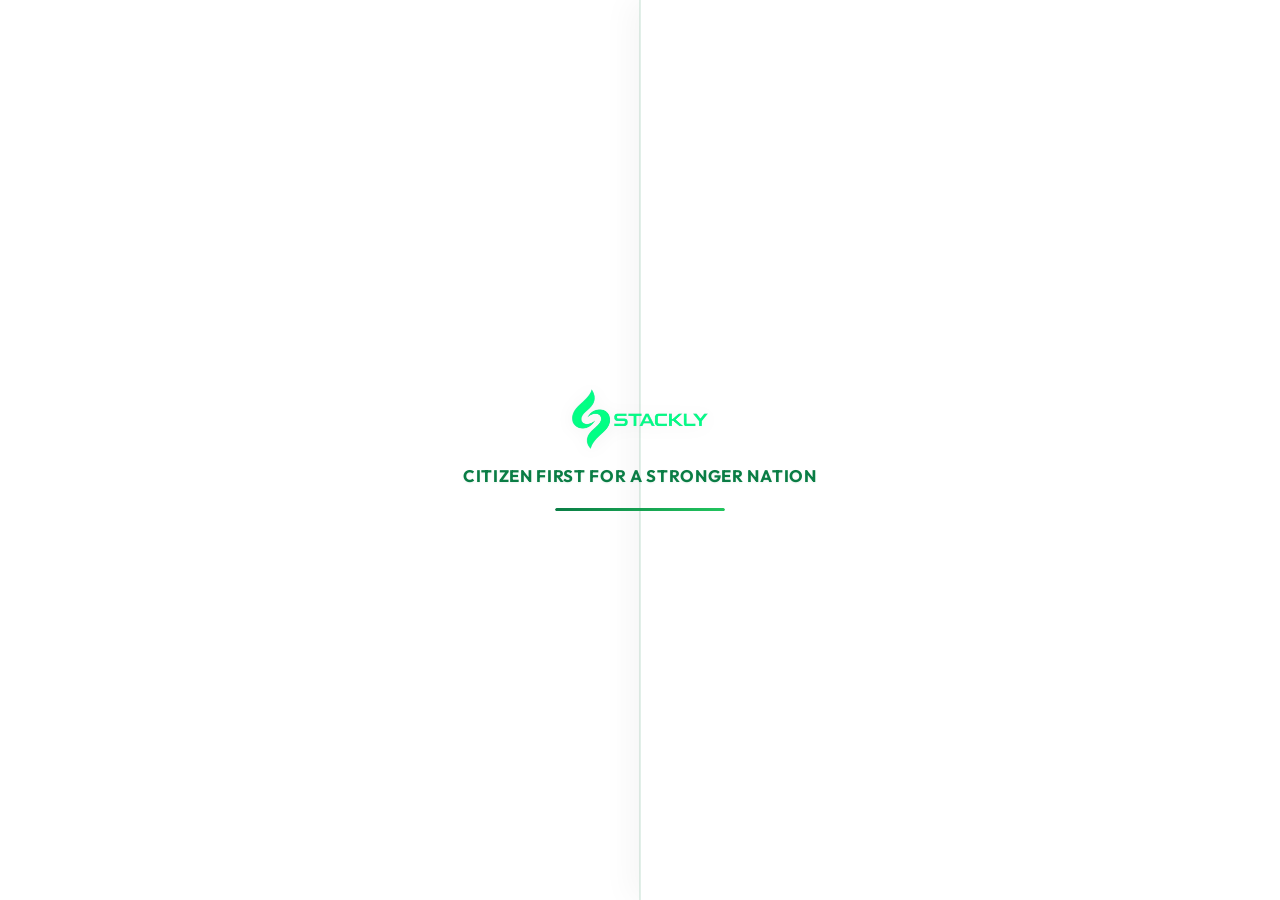
<file: signup.html>
<!DOCTYPE html>
<html lang="en">
<head>
  <meta charset="UTF-8">
  <meta name="viewport" content="width=device-width, initial-scale=1.0">
  <title>Sign Up &bull; Create Account | Government Portal</title>
  <meta name="description" content="Register for an official citizen or government officer account to access digital public services.">
  <link rel="stylesheet" href="css/main.css">
  <link rel="stylesheet" href="css/auth.css">
</head>
<body class="auth-page-body">

  <!-- Government Portal Premium Split Preloader -->
  <div class="gov-preloader" id="gov-preloader" aria-hidden="true">
    <!-- Two Equal Halves (Split Screen Shutter) -->
    <div class="preloader-half preloader-half-left"></div>
    <div class="preloader-half preloader-half-right"></div>

    <!-- Centered Stackly Logo & Slogan Content -->
    <div class="preloader-center">
      <div class="preloader-logo-box">
        <img src="Assets/stackly_logo_clean.webp" alt="Stackly Government Portal" class="preloader-logo">
      </div>
      <p class="preloader-slogan">Citizen First For a Stronger Nation</p>
      <div class="preloader-progress-track">
        <div class="preloader-progress-fill"></div>
      </div>
    </div>
  </div>

  <!-- Full-Screen Edge-to-Edge Split Layout (No Navbar) -->
  <main class="auth-split-screen">
    
    <!-- LEFT SIDE: Full-height Real Image (No Green Tint / Overlay) -->
    <div class="auth-visual-side">
      <img src="Assets/citizen-service.webp" alt="Citizen Service Center Operations" class="auth-visual-img">
    </div>

    <!-- RIGHT SIDE: Registration Details -->
    <div class="auth-form-side">
      <div class="auth-form-inner">

        <!-- Back to Home Button (Positioned directly above Stackly Logo) -->
        <div class="auth-back-nav">
          <a href="index.html" class="auth-back-btn">
            <span>Back to Home</span>
          </a>
        </div>

        <!-- Stackly Official Brand Logo -->
        <div class="auth-brand-logo">
          <a href="index.html" class="auth-brand-link" title="Government Portal Home" style="display: inline-block;">
            <img src="Assets/stackly_logo_clean.webp" alt="Stackly Government Logo" style="height: 48px; width: auto; max-width: 175px; object-fit: contain; cursor: pointer;">
          </a>
        </div>

        <!-- Header -->
        <div class="auth-form-header">
          <h1>Create an Account</h1>
          <p>Register your details below to access government services.</p>
        </div>

        <!-- Alert Notification (Error / Success) -->
        <div id="auth-alert-box" class="auth-alert"></div>

        <!-- Sign Up Form -->
        <form id="gov-signup-form" novalidate>
          
          <!-- Hidden Input for Default Citizen Role -->
          <input type="hidden" id="signup-role" name="role" value="Citizen">

          <!-- Full Name Field -->
          <div class="auth-form-group">
            <label class="form-label" for="signup-name">Full Name *</label>
            <div class="auth-input-wrapper">
              <svg class="auth-input-icon" width="18" height="18" fill="none" stroke="currentColor" stroke-width="2" viewBox="0 0 24 24"><path d="M20 21v-2a4 4 0 0 0-4-4H8a4 4 0 0 0-4 4v2"/><circle cx="12" cy="7" r="4"/></svg>
              <input type="text" id="signup-name" class="auth-input" required placeholder="Enter the name" value="" autocomplete="name">
            </div>
            <div id="signup-name-error" class="input-inline-error"></div>
          </div>

          <!-- Email (Mail) Field -->
          <div class="auth-form-group">
            <label class="form-label" for="signup-email">Email Address *</label>
            <div class="auth-input-wrapper">
              <svg class="auth-input-icon" width="18" height="18" fill="none" stroke="currentColor" stroke-width="2" viewBox="0 0 24 24"><path d="M4 4h16c1.1 0 2 .9 2 2v12c0 1.1-.9 2-2 2H4c-1.1 0-2-.9-2-2V6c0-1.1.9-2 2-2z"/><polyline points="22,6 12,13 2,6"/></svg>
              <input type="email" id="signup-email" class="auth-input" required placeholder="Enter the email address" value="" autocomplete="email">
            </div>
            <div id="signup-email-error" class="input-inline-error"></div>
          </div>

          <!-- Create Password & Confirm Password Row -->
          <div class="auth-form-row">
            <!-- Create Password -->
            <div class="auth-form-group">
              <label class="form-label" for="signup-password">Create Password *</label>
              <div class="auth-input-wrapper">
                <svg class="auth-input-icon" width="18" height="18" fill="none" stroke="currentColor" stroke-width="2" viewBox="0 0 24 24"><rect x="3" y="11" width="18" height="11" rx="2" ry="2"/><path d="M7 11V7a5 5 0 0 1 10 0v4"/></svg>
                <input type="password" id="signup-password" class="auth-input" required placeholder="Enter at least 8 characters" value="" autocomplete="new-password">
                <button type="button" class="auth-toggle-password" data-target="signup-password" aria-label="Toggle password visibility">
                  <svg width="17" height="17" fill="none" stroke="currentColor" stroke-width="2" viewBox="0 0 24 24"><path d="M1 12s4-8 11-8 11 8 11 8-4 8-11 8-11-8-11-8z"/><circle cx="12" cy="12" r="3"/></svg>
                </button>
              </div>
              <div id="signup-password-error" class="input-inline-error"></div>
            </div>

            <!-- Confirm Password -->
            <div class="auth-form-group">
              <label class="form-label" for="signup-confirm-password">Confirm Password *</label>
              <div class="auth-input-wrapper">
                <svg class="auth-input-icon" width="18" height="18" fill="none" stroke="currentColor" stroke-width="2" viewBox="0 0 24 24"><rect x="3" y="11" width="18" height="11" rx="2" ry="2"/><path d="M7 11V7a5 5 0 0 1 10 0v4"/></svg>
                <input type="password" id="signup-confirm-password" class="auth-input" required placeholder="Enter at least 8 characters" value="" autocomplete="new-password">
                <button type="button" class="auth-toggle-password" data-target="signup-confirm-password" aria-label="Toggle confirm password visibility">
                  <svg width="17" height="17" fill="none" stroke="currentColor" stroke-width="2" viewBox="0 0 24 24"><path d="M1 12s4-8 11-8 11 8 11 8-4 8-11 8-11-8-11-8z"/><circle cx="12" cy="12" r="3"/></svg>
                </button>
              </div>
              <div id="signup-confirm-error" class="input-inline-error"></div>
              <div id="password-match-hint" class="password-match-hint"></div>
            </div>
          </div>

          <!-- Terms Checkbox -->
          <div style="margin-bottom: 20px; font-size: 0.84rem;">
            <label style="display: flex; align-items: flex-start; gap: 8px; cursor: pointer; color: var(--text-soft); line-height: 1.4;">
              <input type="checkbox" id="signup-terms" checked required style="accent-color: var(--primary); margin-top: 2px;">
              <span>I agree to the Government Portal <a href="#" style="color: var(--primary); font-weight: 600; text-decoration: none;">Terms of Service</a> and <a href="#" style="color: var(--primary); font-weight: 600; text-decoration: none;">Privacy Policy</a>.</span>
            </label>
          </div>

          <!-- Submit Button -->
          <button type="submit" class="btn-gov-primary btn-gov-lg" style="width: 100%;">
            <span>Create Account &bull; Register</span>
          </button>
        </form>

        <!-- Down Side: Back to Sign In -->
        <div class="auth-bottom-switch">
          <span>Already have an account?</span>
          <a href="login.html" class="auth-bottom-link">Sign in</a>
        </div>

        <div class="auth-security-badge">
          <svg width="14" height="14" fill="none" stroke="#16A34A" stroke-width="2" viewBox="0 0 24 24"><path d="M12 22s8-4 8-10V5l-8-3-8 3v7c0 6 8 10 8 10z"/></svg>
          <span>Official 256-Bit SSL Encrypted Government Services Gateway</span>
        </div>

      </div>
    </div>

  </main>

  <script src="js/main.js"></script>
  <script src="js/auth.js"></script>
</body>
</html>
</file>
<file: css/main.css>
/* ==========================================================================
   GOVERNMENT PORTAL - MODERN PUBLIC SERVICE DESIGN SYSTEM
   Green + White Premium Color Palette | Clean Typography | Micro-Interactions
   ========================================================================== */

@import url('https://fonts.googleapis.com/css2?family=Inter:wght@300;400;500;600;700&family=Outfit:wght@400;500;600;700;800&family=Plus+Jakarta+Sans:wght@400;500;600;700&display=swap');

:root {
  /* Green & White Color Palette */
  --primary: #0A7D45;
  --primary-hover: #08693a;
  --primary-dark: #054e2b;
  --primary-deep: #03361e;
  --primary-light: #16A34A;
  --primary-emerald: #059669;
  --primary-subtle: #EBF7EE;
  --primary-tint: #F3FAF5;
  
  --accent-gold: #D97706;
  --accent-gold-light: #FEF3C7;
  
  --bg-white: #FFFFFF;
  --bg-surface: #F8FAF9;
  --bg-surface-alt: #F1F6F3;
  --bg-subtle: #EAF3EC;
  
  --text-main: #111827;
  --text-muted: #374151;
  --text-soft: #4B5563;
  --text-light: #6B7280;
  --text-white: #FFFFFF;
  
  --border-light: #E5EFE8;
  --border-medium: #D1E5D8;
  --border-focus: #16A34A;
  
  --shadow-xs: 0 1px 2px rgba(10, 125, 69, 0.04);
  --shadow-sm: 0 2px 6px rgba(10, 125, 69, 0.06), 0 1px 2px rgba(0, 0, 0, 0.04);
  --shadow-md: 0 6px 18px rgba(10, 125, 69, 0.08), 0 2px 6px rgba(0, 0, 0, 0.04);
  --shadow-lg: 0 14px 34px rgba(10, 125, 69, 0.12), 0 4px 10px rgba(0, 0, 0, 0.04);
  --shadow-card: 0 4px 20px rgba(10, 125, 69, 0.07);
  --shadow-hover: 0 12px 30px rgba(10, 125, 69, 0.15);

  --gradient-primary: linear-gradient(135deg, #0A7D45 0%, #16A34A 100%);
  --gradient-hero: linear-gradient(135deg, #054e2b 0%, #0A7D45 50%, #16A34A 100%);
  --gradient-subtle: linear-gradient(180deg, #F3FAF5 0%, #FFFFFF 100%);
  --gradient-badge: linear-gradient(135deg, #EBF7EE 0%, #DCFCE7 100%);
  
  --radius-xs: 6px;
  --radius-sm: 10px;
  --radius-md: 14px;
  --radius-lg: 20px;
  --radius-xl: 28px;
  --radius-full: 9999px;
  
  --font-body: 'Inter', -apple-system, BlinkMacSystemFont, 'Segoe UI', Roboto, sans-serif;
  --font-display: 'Outfit', 'Plus Jakarta Sans', sans-serif;
  
  --transition-fast: 0.18s cubic-bezier(0.4, 0, 0.2, 1);
  --transition-normal: 0.28s cubic-bezier(0.4, 0, 0.2, 1);
  --transition-smooth: 0.4s cubic-bezier(0.16, 1, 0.3, 1);
  
  --container-max: 1240px;
}

/* ==========================================================================
   RESET & BASE STYLES
   ========================================================================== */

*, *::before, *::after {
  box-sizing: border-box;
  margin: 0;
  padding: 0;
}

html {
  font-size: 16px;
  scroll-behavior: smooth;
  scroll-padding-top: 80px;
  -webkit-font-smoothing: antialiased;
  -moz-osx-font-smoothing: grayscale;
  overflow-x: hidden;
}

body {
  font-family: var(--font-body);
  color: var(--text-main);
  background-color: var(--bg-white);
  line-height: 1.6;
  overflow-x: hidden;
  width: 100%;
  position: relative;
}

body:has(.gov-header),
body.has-fixed-header {
  padding-top: 80px;
}

body.font-large {
  font-size: 18px;
}

body.font-small {
  font-size: 14px;
}

img, svg {
  display: block;
  max-width: 100%;
  height: auto;
}

a {
  color: inherit;
  text-decoration: none;
  transition: color var(--transition-fast);
}

button, input, select, textarea {
  font: inherit;
  color: inherit;
}

button {
  cursor: pointer;
  border: none;
  background: none;
}

ul, ol {
  list-style: none;
}

.container {
  width: 100%;
  max-width: var(--container-max);
  margin-left: auto;
  margin-right: auto;
  padding-left: 24px;
  padding-right: 24px;
}

@media (max-width: 480px) {
  .container {
    padding-left: 16px;
    padding-right: 16px;
  }
}

/* ==========================================================================
   TOP GOVERNMENT ANNOUNCEMENT & ACCESSIBILITY BAR (HIDDEN PER USER REQUEST)
   ========================================================================== */

.gov-topbar {
  display: none !important;
}

/* ==========================================================================
   MAIN NAVIGATION HEADER (STICKY)
   ========================================================================== */

.gov-header {
  position: fixed;
  top: 0;
  left: 0;
  right: 0;
  width: 100%;
  background: rgba(255, 255, 255, 0.98);
  backdrop-filter: blur(12px);
  -webkit-backdrop-filter: blur(12px);
  z-index: 1000;
  border-bottom: 1px solid var(--border-light);
  box-shadow: 0 2px 10px rgba(0, 0, 0, 0.03);
  transition: all var(--transition-normal);
}

.gov-header.scrolled {
  box-shadow: 0 4px 20px rgba(10, 125, 69, 0.09);
  border-bottom-color: var(--border-medium);
}

.gov-nav-wrapper {
  display: flex;
  align-items: center;
  justify-content: space-between;
  height: 80px;
  gap: 16px;
}

/* Logo & Brand - Unboxed, Large & Clear */
.gov-brand {
  display: flex;
  align-items: center;
  gap: 16px;
  text-decoration: none;
}

.gov-logo-container {
  display: flex;
  align-items: center;
  justify-content: center;
  background: transparent;
  border: none;
  padding: 0;
  box-shadow: none;
}

.gov-logo-img {
  height: 48px;
  width: auto;
  max-width: 185px;
  object-fit: contain;
  transition: transform var(--transition-fast);
}

.gov-brand:hover .gov-logo-img {
  transform: scale(1.05);
}

.gov-brand-text {
  display: flex;
  flex-direction: column;
}

.gov-brand-title {
  font-family: var(--font-display);
  font-size: 1.25rem;
  font-weight: 700;
  color: var(--text-main);
  letter-spacing: -0.01em;
  line-height: 1.2;
}

.gov-brand-subtitle {
  font-size: 0.75rem;
  font-weight: 600;
  color: var(--primary);
  letter-spacing: 0.06em;
  text-transform: uppercase;
}

/* Nav Menu Links */
.gov-nav-menu {
  display: flex;
  align-items: center;
  gap: 32px;
}

.gov-nav-link {
  font-size: 0.9375rem;
  font-weight: 500;
  color: var(--text-muted);
  position: relative;
  padding: 8px 0;
  transition: color var(--transition-fast);
}

.gov-nav-link::after {
  content: '';
  position: absolute;
  bottom: 0;
  left: 0;
  width: 0;
  height: 2px;
  background: var(--primary);
  border-radius: var(--radius-full);
  transition: width var(--transition-normal);
}

.gov-nav-link:hover,
.gov-nav-link:focus-visible {
  color: var(--primary);
}

.gov-nav-link:hover::after,
.gov-nav-link.active::after {
  width: 100%;
}

.gov-nav-link.active {
  color: var(--primary);
  font-weight: 600;
}

/* Nav Actions (Search & Login Button) */
.gov-nav-actions {
  display: flex;
  align-items: center;
  gap: 16px;
}

.gov-search-trigger {
  width: 40px;
  height: 40px;
  border-radius: var(--radius-full);
  display: flex;
  align-items: center;
  justify-content: center;
  color: var(--text-muted);
  background: var(--bg-surface);
  border: 1px solid var(--border-light);
  transition: all var(--transition-fast);
}

.gov-search-trigger:hover {
  color: var(--primary);
  border-color: var(--primary-light);
  background: var(--primary-subtle);
  transform: translateY(-1px);
}

/* Green Gradient Buttons */
.btn-gov-primary {
  display: inline-flex;
  align-items: center;
  justify-content: center;
  gap: 8px;
  background: var(--gradient-primary);
  color: #FFFFFF;
  font-family: var(--font-body);
  font-size: 0.9375rem;
  font-weight: 600;
  padding: 10px 22px;
  border-radius: var(--radius-full);
  box-shadow: 0 4px 14px rgba(10, 125, 69, 0.28);
  transition: all var(--transition-normal);
  text-decoration: none;
  border: 1px solid transparent;
}

.btn-gov-primary:hover {
  background: linear-gradient(135deg, #08693a 0%, #15803d 100%);
  box-shadow: 0 6px 20px rgba(10, 125, 69, 0.38);
  transform: translateY(-2px);
  color: #FFFFFF;
}

.btn-gov-primary:active {
  transform: translateY(0);
}

.btn-gov-secondary {
  display: inline-flex;
  align-items: center;
  justify-content: center;
  gap: 8px;
  background: #FFFFFF;
  color: var(--primary);
  font-family: var(--font-body);
  font-size: 0.9375rem;
  font-weight: 600;
  padding: 10px 22px;
  border-radius: var(--radius-full);
  border: 1.5px solid var(--border-medium);
  box-shadow: var(--shadow-xs);
  transition: all var(--transition-normal);
  text-decoration: none;
}

.btn-gov-secondary:hover {
  border-color: var(--primary);
  background: var(--primary-tint);
  color: var(--primary-dark);
  transform: translateY(-2px);
  box-shadow: var(--shadow-sm);
}

.btn-gov-sm {
  padding: 7px 16px;
  font-size: 0.84rem;
}

.btn-gov-lg {
  padding: 14px 28px;
  font-size: 1.05rem;
}

/* Mobile Hamburger Toggle */
.gov-mobile-toggle {
  display: none;
  flex-direction: column;
  justify-content: space-between;
  width: 40px;
  height: 40px;
  padding: 10px;
  background: var(--bg-surface);
  border: 1px solid var(--border-light);
  border-radius: var(--radius-sm);
  cursor: pointer;
  transition: all var(--transition-fast);
}

.gov-mobile-toggle:hover {
  background: var(--primary-subtle);
  border-color: var(--primary-light);
}

.gov-mobile-toggle span {
  display: block;
  height: 2.5px;
  width: 100%;
  background: var(--primary-deep);
  border-radius: 2px;
  transition: all var(--transition-fast);
}

.gov-mobile-toggle.active span:nth-child(1) {
  transform: translateY(7px) rotate(45deg);
}

.gov-mobile-toggle.active span:nth-child(2) {
  opacity: 0;
}

.gov-mobile-toggle.active span:nth-child(3) {
  transform: translateY(-7px) rotate(-45deg);
}

/* ==========================================================================
   MOBILE MENU DRAWER & RESPONSIVE NAVBAR (EXACT 768px BREAKPOINT)
   ========================================================================== */

/* By default, mobile drawer and toggle are hidden */
.gov-mobile-drawer {
  display: none;
}

.gov-mobile-toggle {
  display: none;
}

/* DESKTOP VIEW: 768px and Above (Full Normal Desktop Layout) */
@media (min-width: 768px) {
  .gov-nav-menu {
    display: flex !important;
  }
  .gov-mobile-toggle {
    display: none !important;
  }
  .gov-mobile-drawer,
  .gov-mobile-drawer.open {
    display: none !important;
    visibility: hidden !important;
    pointer-events: none !important;
  }
  .gov-nav-actions .btn-gov-primary,
  .gov-nav-actions #header-login-btn {
    display: inline-flex !important;
  }
}

/* MOBILE VIEW: Below 768px (Works across 320px, 360px, 375px, 425px, 576px, 767px) */
@media (max-width: 767.98px) {
  .gov-nav-menu {
    display: none !important;
  }
  
  /* Hide top navbar login button so only Stackly logo and hamburger toggle appear */
  .gov-nav-actions .btn-gov-primary,
  .gov-nav-actions #header-login-btn {
    display: none !important;
  }

  .gov-mobile-toggle {
    display: flex !important;
  }

  /* Full-width and full-height mobile navigation menu covering entire viewport below header */
  .gov-mobile-drawer {
    display: none;
    position: fixed;
    top: 80px;
    left: 0;
    right: 0;
    bottom: 0;
    width: 100%;
    width: 100vw;
    height: calc(100vh - 80px);
    height: calc(100dvh - 80px);
    min-height: calc(100vh - 80px);
    min-height: calc(100dvh - 80px);
    background: #FFFFFF;
    border-bottom: none;
    box-shadow: none;
    padding: 24px 16px 40px;
    z-index: 9999;
    flex-direction: column;
    align-items: center;
    justify-content: flex-start;
    gap: 10px;
    overflow-y: auto;
    overflow-x: hidden;
    box-sizing: border-box;
    animation: mobileDrawerSlide 0.22s cubic-bezier(0.16, 1, 0.3, 1) forwards;
  }

  .gov-mobile-drawer.open {
    display: flex !important;
    visibility: visible !important;
    pointer-events: auto !important;
  }

  /* Compact, neatly aligned menu items (Never stretched into huge screen-wide horizontal bars) */
  .mobile-nav-link {
    font-size: 1rem;
    font-weight: 600;
    color: var(--text-main);
    padding: 10px 24px;
    border-radius: var(--radius-full);
    display: inline-flex;
    align-items: center;
    justify-content: center;
    text-align: center;
    width: 100%;
    max-width: 260px; /* Neatly sized compact pill */
    margin: 0 auto;
    box-sizing: border-box;
    border: 1.5px solid transparent;
    transition: all var(--transition-fast);
    text-decoration: none;
  }

  .mobile-nav-link:hover,
  .mobile-nav-link.active {
    background: var(--primary-subtle);
    color: var(--primary);
    border-color: rgba(10, 125, 69, 0.2);
    font-weight: 700;
  }

  .mobile-drawer-footer {
    margin-top: 8px;
    padding-top: 14px;
    border-top: 1px solid var(--border-light);
    display: flex;
    flex-direction: column;
    align-items: center;
    justify-content: center;
    width: 100%;
    max-width: 260px; /* Matches compact link width */
    margin: 0 auto;
    box-sizing: border-box;
  }

  .mobile-drawer-footer .btn-mobile-login,
  .mobile-drawer-footer .btn-gov-primary {
    width: 100%;
    max-width: 260px;
    padding: 11px 24px;
    font-size: 0.95rem;
    font-weight: 700;
    text-align: center;
    justify-content: center;
    border-radius: var(--radius-full);
    box-sizing: border-box;
  }
}

@keyframes mobileDrawerSlide {
  from {
    opacity: 0;
    transform: translateY(-10px);
  }
  to {
    opacity: 1;
    transform: translateY(0);
  }
}

/* ==========================================================================
   SEARCH MODAL
   ========================================================================== */

.search-modal-backdrop {
  position: fixed;
  inset: 0;
  background: rgba(3, 54, 30, 0.6);
  backdrop-filter: blur(6px);
  -webkit-backdrop-filter: blur(6px);
  z-index: 2000;
  display: none;
  align-items: flex-start;
  justify-content: center;
  padding: 80px 20px 20px;
}

.search-modal-backdrop.open {
  display: flex;
}

.search-modal-card {
  background: #FFFFFF;
  width: 100%;
  max-width: 640px;
  border-radius: var(--radius-lg);
  box-shadow: 0 20px 40px rgba(0, 0, 0, 0.2);
  border: 1px solid var(--border-medium);
  overflow: hidden;
  animation: modalEnter 0.25s ease-out forwards;
}

@keyframes modalEnter {
  from {
    opacity: 0;
    transform: scale(0.96) translateY(-10px);
  }
  to {
    opacity: 1;
    transform: scale(1) translateY(0);
  }
}

.search-modal-header {
  display: flex;
  align-items: center;
  padding: 16px 20px;
  border-bottom: 1px solid var(--border-light);
  gap: 12px;
}

.search-modal-input {
  flex: 1;
  border: none;
  outline: none;
  font-size: 1.1rem;
  color: var(--text-main);
  background: transparent;
}

.search-modal-close {
  color: var(--text-light);
  padding: 4px;
  border-radius: var(--radius-full);
}

.search-modal-close:hover {
  color: var(--text-main);
  background: var(--bg-surface);
}

.search-results-list {
  max-height: 380px;
  overflow-y: auto;
  padding: 12px;
}

.search-result-item {
  display: flex;
  align-items: center;
  gap: 14px;
  padding: 12px 14px;
  border-radius: var(--radius-sm);
  transition: all var(--transition-fast);
  text-decoration: none;
  color: var(--text-main);
}

.search-result-item:hover {
  background: var(--primary-subtle);
}

.search-item-badge {
  font-size: 0.72rem;
  font-weight: 600;
  text-transform: uppercase;
  background: var(--border-medium);
  color: var(--primary-dark);
  padding: 3px 8px;
  border-radius: var(--radius-full);
}

/* ==========================================================================
   GLOBAL BADGES, TYPOGRAPHY & CARDS
   ========================================================================== */

.pill-badge {
  display: inline-flex;
  align-items: center;
  gap: 6px;
  background: var(--gradient-badge);
  color: var(--primary);
  border: 1px solid rgba(22, 163, 74, 0.25);
  font-size: 0.8125rem;
  font-weight: 600;
  padding: 6px 14px;
  border-radius: var(--radius-full);
  letter-spacing: 0.01em;
}

.section-tag {
  color: var(--primary);
  font-size: 0.875rem;
  font-weight: 700;
  text-transform: uppercase;
  letter-spacing: 0.08em;
  margin-bottom: 8px;
  display: inline-block;
}

/* Section Headings Animations: Title from Left, Subtitle/Desc from Right (Common across all 5 pages) */
.section-title {
  font-family: var(--font-display);
  font-size: 2.25rem;
  font-weight: 700;
  color: var(--text-main);
  line-height: 1.25;
  letter-spacing: -0.02em;
  margin-bottom: 14px;
  opacity: 0;
  transform: translateX(-70px);
  transition: opacity 0.85s cubic-bezier(0.16, 1, 0.3, 1), transform 0.85s cubic-bezier(0.16, 1, 0.3, 1);
  will-change: transform, opacity;
}

.section-subtitle,
.section-desc,
.section-title + p {
  font-size: 1.0625rem;
  color: var(--text-soft);
  max-width: 680px;
  margin-bottom: 40px;
  opacity: 0;
  transform: translateX(70px);
  transition: opacity 0.85s cubic-bezier(0.16, 1, 0.3, 1) 0.12s, transform 0.85s cubic-bezier(0.16, 1, 0.3, 1) 0.12s;
  will-change: transform, opacity;
}

.section-title.visible,
.fade-in-up.visible .section-title {
  opacity: 1;
  transform: translateX(0);
}

.section-subtitle.visible,
.section-desc.visible,
.section-title.visible + p,
.fade-in-up.visible .section-subtitle,
.fade-in-up.visible .section-desc,
.fade-in-up.visible .section-title + p {
  opacity: 1;
  transform: translateX(0);
}

@media (max-width: 640px) {
  .section-title {
    transform: translateX(-35px);
  }
  .section-subtitle,
  .section-desc,
  .section-title + p {
    transform: translateX(35px);
  }
}

.text-gradient {
  background: var(--gradient-primary);
  -webkit-background-clip: text;
  -webkit-text-fill-color: transparent;
  display: inline-block;
}

.section-padding {
  padding-top: 80px;
  padding-bottom: 80px;
}

@media (max-width: 768px) {
  .section-padding {
    padding-top: 50px;
    padding-bottom: 50px;
  }
  .section-title {
    font-size: 1.75rem;
  }
  .section-subtitle {
    font-size: 0.95rem;
    margin-bottom: 28px;
  }
}

/* Base Card Style */
.gov-card {
  background: #FFFFFF;
  border: 1px solid var(--border-light);
  border-radius: var(--radius-lg);
  padding: 28px;
  box-shadow: var(--shadow-card);
  transition: all var(--transition-normal);
  position: relative;
  overflow: hidden;
}

.gov-card:hover {
  transform: translateY(-4px);
  box-shadow: var(--shadow-hover);
  border-color: var(--border-medium);
}

.gov-card-icon {
  width: 52px;
  height: 52px;
  border-radius: var(--radius-md);
  background: var(--primary-subtle);
  color: var(--primary);
  display: flex;
  align-items: center;
  justify-content: center;
  font-size: 1.5rem;
  margin-bottom: 18px;
  transition: all var(--transition-fast);
}

.gov-card:hover .gov-card-icon {
  background: var(--primary);
  color: #FFFFFF;
  transform: scale(1.05);
}

/* ==========================================================================
   GLOBAL FOOTER (PREMIUM PUBLIC SERVICE)
   ========================================================================== */

.gov-footer {
  background: #032815;
  color: #CBD5E1;
  border-top: 4px solid var(--primary-light);
  position: relative;
  overflow: hidden;
}

.gov-footer::before {
  content: '';
  position: absolute;
  top: 0;
  left: 0;
  right: 0;
  height: 1px;
  background: linear-gradient(90deg, transparent, rgba(22, 163, 74, 0.4), transparent);
}

.footer-top {
  padding-top: 70px;
  padding-bottom: 50px;
}

.footer-grid {
  display: grid;
  grid-template-columns: 1.4fr 1fr 1.1fr 1.3fr;
  gap: 40px;
}

@media (max-width: 1024px) {
  .footer-grid {
    grid-template-columns: 1fr 1fr;
    gap: 36px;
  }
}


.footer-brand {
  display: flex;
  flex-direction: column;
  gap: 16px;
}

.footer-logo-row {
  display: flex;
  align-items: center;
  gap: 14px;
}

.footer-logo-container {
  display: inline-flex;
  align-items: center;
  justify-content: flex-start;
  background: transparent;
  border: none;
  padding: 0;
  text-decoration: none;
  cursor: pointer;
  transition: transform var(--transition-fast), opacity var(--transition-fast);
}

.footer-logo-container:hover {
  transform: scale(1.04);
  opacity: 0.95;
}

.footer-logo-container img {
  height: 44px;
  width: auto;
  max-width: 170px;
  object-fit: contain;
}

.footer-brand-title {
  font-family: var(--font-display);
  font-size: 1.25rem;
  font-weight: 700;
  color: #FFFFFF;
  line-height: 1.2;
}

.footer-brand-subtitle {
  font-size: 0.75rem;
  font-weight: 600;
  color: #86EFAC;
  text-transform: uppercase;
  letter-spacing: 0.06em;
}

.footer-desc {
  font-size: 0.9rem;
  line-height: 1.6;
  color: #94A3B8;
}

/* 4 Social Icons (pointing to 404.html) */
.footer-social-links {
  display: flex;
  align-items: center;
  gap: 12px;
  margin-top: 8px;
}

.social-icon-btn {
  width: 40px;
  height: 40px;
  border-radius: var(--radius-full);
  background: rgba(255, 255, 255, 0.08);
  color: #FFFFFF;
  display: flex;
  align-items: center;
  justify-content: center;
  font-size: 1rem;
  border: 1px solid rgba(255, 255, 255, 0.12);
  transition: all var(--transition-fast);
  text-decoration: none;
}

.social-icon-btn:hover {
  background: var(--primary-light);
  border-color: var(--primary-light);
  transform: translateY(-3px);
  color: #FFFFFF;
  box-shadow: 0 4px 12px rgba(22, 163, 74, 0.4);
}

.footer-col-title {
  font-family: var(--font-display);
  font-size: 1.0625rem;
  font-weight: 600;
  color: #FFFFFF;
  margin-bottom: 20px;
  position: relative;
  padding-bottom: 8px;
}

.footer-col-title::after {
  content: '';
  position: absolute;
  bottom: 0;
  left: 0;
  width: 32px;
  height: 2.5px;
  background: var(--primary-light);
  border-radius: var(--radius-full);
}

.footer-links-list {
  display: flex;
  flex-direction: column;
  gap: 12px;
}

.footer-links-list a {
  font-size: 0.9rem;
  color: #CBD5E1;
  display: inline-flex;
  align-items: center;
  gap: 8px;
  transition: all var(--transition-fast);
}

.footer-links-list a:hover {
  color: #86EFAC;
  transform: translateX(4px);
}

.footer-contact-info {
  display: flex;
  flex-direction: column;
  gap: 14px;
}

.footer-contact-item {
  display: flex;
  align-items: flex-start;
  gap: 12px;
  font-size: 0.88rem;
  color: #CBD5E1;
  line-height: 1.5;
}

.footer-contact-item svg {
  color: #86EFAC;
  flex-shrink: 0;
  margin-top: 3px;
}

.footer-contact-item a:hover {
  color: #86EFAC;
  text-decoration: underline;
}

.footer-bottom {
  border-top: 1px solid rgba(255, 255, 255, 0.08);
  padding: 22px 0;
}

.footer-bottom-inner {
  display: flex;
  align-items: center;
  justify-content: space-between;
  flex-wrap: wrap;
  gap: 14px;
  font-size: 0.82rem;
  color: #94A3B8;
}

.footer-bottom-links {
  display: flex;
  align-items: center;
  gap: 20px;
}

.footer-bottom-links a:hover {
  color: #FFFFFF;
}

@media (max-width: 768px) {
  .footer-top {
    padding-top: 50px;
    padding-bottom: 40px;
  }

  .footer-grid {
    grid-template-columns: 1fr;
    gap: 36px;
    text-align: center;
  }

  .footer-brand {
    align-items: center;
    text-align: center;
  }

  .footer-logo-row {
    justify-content: center;
    width: 100%;
  }

  .footer-logo-container {
    justify-content: center;
    margin: 0 auto;
  }

  .footer-desc {
    text-align: center;
    max-width: 380px;
    margin: 0 auto;
  }

  .footer-social-links {
    justify-content: center;
    margin: 6px auto 0;
  }

  .footer-grid > div {
    display: flex;
    flex-direction: column;
    align-items: center;
    text-align: center;
    width: 100%;
  }

  .footer-col-title {
    text-align: center;
    display: inline-block;
    margin-left: auto;
    margin-right: auto;
  }

  .footer-col-title::after {
    left: 50%;
    transform: translateX(-50%);
  }

  .footer-links-list {
    display: flex;
    flex-direction: column;
    align-items: center;
    text-align: center;
    width: 100%;
    padding: 0;
  }

  .footer-links-list li {
    display: flex;
    justify-content: center;
    width: 100%;
    text-align: center;
  }

  .footer-links-list a {
    display: inline-flex;
    align-items: center;
    justify-content: center;
    text-align: center;
  }

  .footer-links-list a:hover {
    transform: translateY(-2px);
  }

  .footer-contact-info {
    display: flex;
    flex-direction: column;
    align-items: center;
    text-align: center;
    width: 100%;
  }

  .footer-contact-item {
    display: flex;
    align-items: center;
    justify-content: center;
    text-align: center;
    width: 100%;
  }

  .footer-bottom-inner {
    flex-direction: column;
    text-align: center;
    gap: 12px;
    align-items: center;
    justify-content: center;
  }

  .footer-bottom-links {
    justify-content: center;
    flex-wrap: wrap;
    gap: 16px;
  }
}

/* ==========================================================================
   ANIMATIONS & REVEAL UTILITIES
   ========================================================================== */

.fade-in-up {
  opacity: 0;
  transform: translateY(24px);
  transition: opacity 0.6s cubic-bezier(0.16, 1, 0.3, 1), transform 0.6s cubic-bezier(0.16, 1, 0.3, 1);
}

.fade-in-up.visible {
  opacity: 1;
  transform: translateY(0);
}

.delay-1 { transition-delay: 0.1s; }
.delay-2 { transition-delay: 0.2s; }
.delay-3 { transition-delay: 0.3s; }
.delay-4 { transition-delay: 0.4s; }

/* Pulse animation for live badges */
@keyframes livePulse {
  0% { transform: scale(0.95); opacity: 0.8; }
  50% { transform: scale(1.15); opacity: 1; }
  100% { transform: scale(0.95); opacity: 0.8; }
}

.live-indicator {
  width: 8px;
  height: 8px;
  background-color: #22C55E;
  border-radius: var(--radius-full);
  display: inline-block;
  animation: livePulse 2s infinite ease-in-out;
}

/* ==========================================================================
   HERO ENTRANCE ANIMATIONS
   1. White bold text slides in from Left
   2. Green bold text slides in from Right
   3. Small white sentence slides in from Down/Bottom
   4. Left button slides in from Left, Right button slides in from Right
   ========================================================================== */

.anim-hero-left {
  display: inline-block;
  opacity: 0;
  transform: translateX(-70px);
  animation: heroSlideFromLeft 0.8s cubic-bezier(0.16, 1, 0.3, 1) 0.15s forwards;
  will-change: transform, opacity;
}

.anim-hero-right {
  display: inline-block;
  opacity: 0;
  transform: translateX(70px);
  animation: heroSlideFromRight 0.8s cubic-bezier(0.16, 1, 0.3, 1) 0.38s forwards;
  will-change: transform, opacity;
}

.anim-hero-up {
  opacity: 0;
  transform: translateY(35px);
  animation: heroSlideFromDown 0.8s cubic-bezier(0.16, 1, 0.3, 1) 0.62s forwards;
  will-change: transform, opacity;
}

.anim-hero-btn-left {
  opacity: 0;
  transform: translateX(-50px);
  animation: heroSlideFromLeft 0.75s cubic-bezier(0.16, 1, 0.3, 1) 0.85s forwards;
  will-change: transform, opacity;
}

.anim-hero-btn-right {
  opacity: 0;
  transform: translateX(50px);
  animation: heroSlideFromRight 0.75s cubic-bezier(0.16, 1, 0.3, 1) 0.85s forwards;
  will-change: transform, opacity;
}

@keyframes heroSlideFromLeft {
  0% {
    opacity: 0;
    transform: translateX(-70px);
  }
  100% {
    opacity: 1;
    transform: translateX(0);
  }
}

@keyframes heroSlideFromRight {
  0% {
    opacity: 0;
    transform: translateX(70px);
  }
  100% {
    opacity: 1;
    transform: translateX(0);
  }
}

@keyframes heroSlideFromDown {
  0% {
    opacity: 0;
    transform: translateY(35px);
  }
  100% {
    opacity: 1;
    transform: translateY(0);
  }
}

@media (prefers-reduced-motion: reduce) {
  .anim-hero-left,
  .anim-hero-right,
  .anim-hero-up,
  .anim-hero-btn-left,
  .anim-hero-btn-right {
    opacity: 1 !important;
    transform: none !important;
    animation: none !important;
  }
}

/* ==========================================================================
   GOVERNMENT PORTAL - TWO-HALF SPLIT PRELOADER
   ========================================================================== */

.gov-preloader {
  position: fixed;
  inset: 0;
  width: 100vw;
  height: 100vh;
  z-index: 99999;
  display: flex;
  align-items: center;
  justify-content: center;
  overflow: hidden;
  pointer-events: all;
}

/* Two Equal Halves */
.preloader-half {
  position: absolute;
  top: 0;
  bottom: 0;
  width: 50%;
  height: 100%;
  background: #FFFFFF;
  z-index: 1;
  transition: transform 0.55s cubic-bezier(0.77, 0, 0.175, 1);
  will-change: transform;
}

.preloader-half-left {
  left: 0;
  border-right: 1px solid rgba(10, 125, 69, 0.12);
  box-shadow: 10px 0 30px rgba(0, 0, 0, 0.04);
}

.preloader-half-right {
  right: 0;
  border-left: 1px solid rgba(10, 125, 69, 0.12);
  box-shadow: -10px 0 30px rgba(0, 0, 0, 0.04);
}

/* Open state: Animate both halves smoothly in opposite directions */
.gov-preloader.open .preloader-half-left {
  transform: translateX(-100%);
}

.gov-preloader.open .preloader-half-right {
  transform: translateX(100%);
}

/* Centered Brand Content */
.preloader-center {
  position: relative;
  z-index: 2;
  display: flex;
  flex-direction: column;
  align-items: center;
  justify-content: center;
  text-align: center;
  padding: 24px;
  max-width: 92vw;
  transition: opacity 0.3s ease, transform 0.3s ease;
  will-change: opacity, transform;
}

.gov-preloader.open .preloader-center {
  opacity: 0;
  transform: scale(0.94);
  pointer-events: none;
}

/* Centered Stackly Official Logo */
.preloader-logo-box {
  display: flex;
  align-items: center;
  justify-content: center;
  margin-bottom: 14px;
  animation: preloaderLogoIn 0.75s cubic-bezier(0.16, 1, 0.3, 1) forwards;
}

.preloader-logo {
  height: 60px;
  width: auto;
  max-width: 220px;
  object-fit: contain;
  filter: drop-shadow(0 2px 8px rgba(0, 0, 0, 0.05));
}

/* Slogan below logo */
.preloader-slogan {
  font-family: var(--font-display);
  font-size: 1.05rem;
  font-weight: 700;
  color: var(--primary);
  letter-spacing: 0.04em;
  text-transform: uppercase;
  margin: 0 0 18px 0;
  text-shadow: 0 1px 2px rgba(10, 125, 69, 0.08);
  animation: preloaderSloganIn 0.85s cubic-bezier(0.16, 1, 0.3, 1) 0.12s backwards;
}

/* Sleek Progress Indicator */
.preloader-progress-track {
  width: 170px;
  height: 3px;
  background: rgba(10, 125, 69, 0.12);
  border-radius: 99px;
  overflow: hidden;
  position: relative;
}

.preloader-progress-fill {
  height: 100%;
  width: 0%;
  background: linear-gradient(90deg, #0A7D45 0%, #22C55E 100%);
  border-radius: 99px;
  animation: preloaderProgress 1.4s cubic-bezier(0.25, 1, 0.5, 1) forwards;
}

@keyframes preloaderLogoIn {
  0% {
    opacity: 0;
    transform: translateY(12px) scale(0.95);
  }
  100% {
    opacity: 1;
    transform: translateY(0) scale(1);
  }
}

@keyframes preloaderSloganIn {
  0% {
    opacity: 0;
    transform: translateY(10px);
  }
  100% {
    opacity: 1;
    transform: translateY(0);
  }
}

@keyframes preloaderProgress {
  0% {
    width: 0%;
  }
  65% {
    width: 78%;
  }
  100% {
    width: 100%;
  }
}

/* Pause homepage hero animations while preloader screen is active */
body.preloader-active {
  overflow: hidden !important;
}

body.preloader-active .anim-hero-left,
body.preloader-active .anim-hero-right,
body.preloader-active .anim-hero-up,
body.preloader-active .anim-hero-btn-left,
body.preloader-active .anim-hero-btn-right {
  animation-play-state: paused !important;
}

/* Cleanup once finished */
.gov-preloader.done {
  display: none !important;
  pointer-events: none !important;
}

@media (max-width: 640px) {
  .preloader-logo {
    height: 48px;
    max-width: 180px;
  }
  .preloader-slogan {
    font-size: 0.86rem;
    letter-spacing: 0.02em;
  }
  .preloader-progress-track {
    width: 130px;
  }
}
</file>
<file: css/pages.css>
/* ==========================================================================
   GOVERNMENT PORTAL - PAGES STYLESHEET
   Home, About, Services, Blog, Contact, 404 Styles
   ========================================================================== */

/* ==========================================================================
   HOME PAGE - HERO SECTION (MATCHING REFERENCE MOCKUP)
   ========================================================================== */

.hero-section {
  position: relative;
  min-height: 600px;
  display: flex;
  align-items: center;
  padding-top: 56px;
  padding-bottom: 64px;
  overflow: hidden;
  background: #062316;
}

.hero-section .container {
  position: relative;
  z-index: 5;
}

/* 5 Continuous Background Images Layer (2s Rotation, clearly visible) */
.hero-bg-carousel {
  position: absolute;
  inset: 0;
  z-index: 1;
  overflow: hidden;
  pointer-events: none;
}

.hero-bg-slide {
  position: absolute;
  inset: 0;
  background-size: cover;
  background-position: center;
  opacity: 0;
  transition: opacity 0.7s ease-in-out, transform 2.2s ease-out;
  transform: scale(1.03);
}

.hero-bg-slide.active {
  opacity: 1;
  transform: scale(1);
}

/* Contrast wash: Keeps the background image CLEARLY visible, vibrant & crisp, without white-fade or dullness */
.hero-bg-overlay {
  position: absolute;
  inset: 0;
  background: linear-gradient(180deg, rgba(3, 22, 14, 0.48) 0%, rgba(3, 18, 12, 0.58) 50%, rgba(2, 14, 9, 0.74) 100%);
  z-index: 1;
  pointer-events: none;
}

.hero-content {
  display: flex;
  flex-direction: column;
  align-items: center;
  justify-content: center;
  text-align: center;
  position: relative;
  z-index: 3;
}

.hero-content-center {
  max-width: 900px;
  margin: 0 auto;
}

.hero-badges-row {
  display: flex;
  align-items: center;
  justify-content: center;
  gap: 10px;
  flex-wrap: wrap;
  margin-bottom: 22px;
}

.hero-pill {
  font-size: 0.84rem;
  font-weight: 600;
  color: #FFFFFF;
  background: rgba(255, 255, 255, 0.18);
  border: 1px solid rgba(255, 255, 255, 0.32);
  backdrop-filter: blur(10px);
  padding: 6px 14px;
  border-radius: var(--radius-full);
  display: inline-flex;
  align-items: center;
  gap: 8px;
  box-shadow: 0 4px 14px rgba(0, 0, 0, 0.22);
}

.hero-pill-dot {
  width: 7px;
  height: 7px;
  border-radius: var(--radius-full);
  background: #34D399;
  box-shadow: 0 0 8px #34D399;
}

.hero-title {
  font-family: var(--font-display);
  font-size: 3.6rem;
  font-weight: 800;
  color: #FFFFFF;
  line-height: 1.15;
  letter-spacing: -0.025em;
  margin-bottom: 20px;
  text-align: center;
  text-shadow: 0 2px 16px rgba(0, 0, 0, 0.75);
}

.hero-title .highlight-green {
  color: #34D399;
  position: relative;
  display: inline-block;
  text-shadow: 0 0 24px rgba(52, 211, 153, 0.5);
}

.hero-subtitle {
  font-size: 1.2rem;
  color: #F0FDF4;
  line-height: 1.65;
  max-width: 720px;
  margin: 0 auto 34px auto;
  text-align: center;
  text-shadow: 0 1px 8px rgba(0, 0, 0, 0.6);
}

.hero-cta-group {
  display: flex;
  align-items: center;
  justify-content: center;
  gap: 16px;
  margin-bottom: 40px;
  flex-wrap: wrap;
}

.hero-cta-group .btn-gov-secondary {
  background: rgba(255, 255, 255, 0.18);
  color: #FFFFFF;
  border: 1.5px solid rgba(255, 255, 255, 0.45);
  backdrop-filter: blur(10px);
}

.hero-cta-group .btn-gov-secondary:hover {
  background: rgba(255, 255, 255, 0.35);
  color: #FFFFFF;
  border-color: #FFFFFF;
}

/* Hero Stats Row - Translucent Glassmorphism Centered */
.hero-stats-row {
  display: grid;
  grid-template-columns: repeat(4, 1fr);
  gap: 16px;
  max-width: 800px;
  width: 100%;
  margin: 0 auto;
  background: rgba(255, 255, 255, 0.16);
  backdrop-filter: blur(14px);
  border: 1px solid rgba(255, 255, 255, 0.28);
  border-radius: 16px;
  padding: 20px 24px;
  box-shadow: 0 12px 30px rgba(0, 0, 0, 0.3);
}

.hero-stat-item {
  display: flex;
  flex-direction: column;
  align-items: center;
  text-align: center;
  border-right: 1px solid rgba(255, 255, 255, 0.18);
  padding: 0 10px;
}

.hero-stat-item:last-child {
  border-right: none;
}

.hero-stat-number {
  font-family: var(--font-display);
  font-size: 1.85rem;
  font-weight: 800;
  color: #FFFFFF;
  line-height: 1.15;
}

.hero-stat-label {
  font-size: 0.8125rem;
  font-weight: 500;
  color: #D1FAE5;
  margin-top: 4px;
}

/* Hero Right Visuals & Floating Card */
.hero-visual-wrapper {
  position: relative;
  display: flex;
  justify-content: center;
}

.hero-image-frame {
  position: relative;
  width: 100%;
  height: 480px;
  border-radius: var(--radius-xl);
  overflow: hidden;
  box-shadow: 0 20px 45px rgba(10, 125, 69, 0.16);
  border: 4px solid #FFFFFF;
}

.hero-image-frame img {
  width: 100%;
  height: 100%;
  object-fit: cover;
  transition: transform 0.8s ease;
}

.hero-image-frame:hover img {
  transform: scale(1.03);
}

.hero-overlay-tag {
  position: absolute;
  top: 24px;
  left: 24px;
  background: rgba(255, 255, 255, 0.92);
  backdrop-filter: blur(8px);
  -webkit-backdrop-filter: blur(8px);
  padding: 10px 18px;
  border-radius: var(--radius-md);
  border: 1px solid rgba(22, 163, 74, 0.2);
  box-shadow: var(--shadow-md);
  display: flex;
  flex-direction: column;
  z-index: 3;
}

.hero-overlay-tag span:first-child {
  font-family: var(--font-display);
  font-weight: 700;
  font-size: 0.95rem;
  color: var(--primary-dark);
}

.hero-overlay-tag span:last-child {
  font-size: 0.75rem;
  font-weight: 600;
  color: var(--primary-emerald);
}

.hero-carousel-dots {
  position: absolute;
  bottom: 20px;
  left: 50%;
  transform: translateX(-50%);
  display: flex;
  gap: 8px;
  z-index: 3;
}

.carousel-dot {
  width: 10px;
  height: 10px;
  border-radius: var(--radius-full);
  background: rgba(255, 255, 255, 0.6);
  cursor: pointer;
  transition: all var(--transition-fast);
}

.carousel-dot.active {
  width: 26px;
  background: #FFFFFF;
}

/* Floating Popular Services Card (Matches Right side of Reference Mockup) */
.hero-floating-card {
  position: absolute;
  top: 36px;
  right: 0;
  width: 270px;
  background: #FFFFFF;
  border-radius: var(--radius-lg);
  padding: 20px;
  box-shadow: 0 16px 36px rgba(0, 0, 0, 0.12);
  border: 1px solid var(--border-medium);
  z-index: 4;
  animation: floatCard 4s ease-in-out infinite alternate;
}

@keyframes floatCard {
  0% { transform: translateY(0); }
  100% { transform: translateY(-8px); }
}

.floating-card-title {
  font-family: var(--font-display);
  font-size: 1rem;
  font-weight: 700;
  color: var(--text-main);
  margin-bottom: 14px;
  display: flex;
  align-items: center;
  justify-content: space-between;
}

.floating-services-list {
  display: flex;
  flex-direction: column;
  gap: 10px;
}

.floating-service-item {
  display: flex;
  align-items: center;
  gap: 10px;
  padding: 8px 10px;
  border-radius: var(--radius-sm);
  background: var(--bg-surface);
  border: 1px solid var(--border-light);
  font-size: 0.82rem;
  font-weight: 600;
  color: var(--text-muted);
  transition: all var(--transition-fast);
  text-decoration: none;
}

.floating-service-item:hover {
  background: var(--primary-subtle);
  color: var(--primary);
  border-color: var(--primary-light);
  transform: translateX(3px);
}

.floating-service-item svg {
  color: var(--primary);
  flex-shrink: 0;
}

/* Hero Quick Categories Bar */
.hero-categories-bar {
  margin-top: 48px;
  display: grid;
  grid-template-columns: repeat(6, 1fr);
  gap: 16px;
  position: relative;
  z-index: 10;
}

.hero-cat-card {
  position: relative;
  background: #FFFFFF;
  border: 1.5px solid rgba(255, 255, 255, 0.95);
  border-radius: var(--radius-lg);
  padding: 20px 14px;
  box-shadow: 0 10px 30px rgba(0, 0, 0, 0.28), 0 2px 8px rgba(0, 0, 0, 0.12);
  transition: transform 0.35s cubic-bezier(0.16, 1, 0.3, 1), box-shadow 0.35s ease, border-color 0.35s ease;
  overflow: hidden;
  cursor: pointer;
  pointer-events: auto;
  user-select: none;
  display: flex;
  flex-direction: column;
  align-items: center;
  justify-content: center;
}

/* Background Image Layer (Hidden by default, displayed behind card on hover) */
.hero-cat-bg {
  position: absolute;
  inset: 0;
  width: 100%;
  height: 100%;
  background-size: cover;
  background-position: center;
  opacity: 0;
  transform: scale(1.0);
  transition: opacity 0.45s ease, transform 0.7s cubic-bezier(0.16, 1, 0.3, 1);
  z-index: 1;
}

/* Gradient Dark Overlay for Photo Contrast */
.hero-cat-bg-overlay {
  position: absolute;
  inset: 0;
  background: linear-gradient(180deg, rgba(2, 22, 12, 0.38) 0%, rgba(2, 16, 9, 0.82) 100%);
  opacity: 0;
  transition: opacity 0.4s ease;
  z-index: 2;
}

/* Content Layer */
.hero-cat-content {
  position: relative;
  z-index: 3;
  display: flex;
  flex-direction: column;
  align-items: center;
  gap: 12px;
  text-align: center;
  width: 100%;
}

.hero-cat-icon {
  width: 48px;
  height: 48px;
  border-radius: var(--radius-md);
  background: #E8F5E9;
  color: #0A7D45;
  display: flex;
  align-items: center;
  justify-content: center;
  font-size: 1.35rem;
  transition: all var(--transition-fast);
  box-shadow: 0 2px 8px rgba(10, 125, 69, 0.15);
}

.hero-cat-label {
  font-size: 0.95rem;
  font-weight: 700;
  color: #0F172A;
  letter-spacing: -0.01em;
  transition: color 0.3s ease, text-shadow 0.3s ease;
  white-space: nowrap;
}

/* On Hover: Display Relevant Image Behind Card & Enhance Content Contrast */
.hero-cat-card:hover,
.hero-categories-bar.arrange-complete .hero-cat-card:hover {
  transform: translateY(-8px) scale(1.04);
  border-color: #10B981;
  box-shadow: 0 20px 42px rgba(0, 0, 0, 0.45), 0 0 24px rgba(16, 185, 129, 0.3);
}

.hero-cat-card:hover .hero-cat-bg,
.hero-categories-bar.arrange-complete .hero-cat-card:hover .hero-cat-bg {
  opacity: 1;
  transform: scale(1.12);
}

.hero-cat-card:hover .hero-cat-bg-overlay,
.hero-categories-bar.arrange-complete .hero-cat-card:hover .hero-cat-bg-overlay {
  opacity: 1;
}

.hero-cat-card:hover .hero-cat-icon,
.hero-categories-bar.arrange-complete .hero-cat-card:hover .hero-cat-icon {
  background: #10B981;
  color: #FFFFFF;
  transform: scale(1.1);
  box-shadow: 0 4px 14px rgba(0, 0, 0, 0.35);
}

.hero-cat-card:hover .hero-cat-label,
.hero-categories-bar.arrange-complete .hero-cat-card:hover .hero-cat-label {
  color: #FFFFFF !important;
  text-shadow: 0 2px 8px rgba(0, 0, 0, 0.9);
}

/* Sequential Arrange Animation: Education -> Health -> Agriculture -> Business -> Transport -> Social Welfare */
@keyframes heroCatArrangeKeyframe {
  0% {
    opacity: 0;
    transform: translateY(42px) scale(0.92);
  }
  65% {
    opacity: 1;
    transform: translateY(-8px) scale(1.03);
  }
  100% {
    opacity: 1;
    transform: translateY(0) scale(1);
  }
}

.hero-categories-bar.is-animated .hero-cat-card {
  opacity: 0;
  transform: translateY(42px) scale(0.92);
  will-change: transform, opacity;
}

.hero-categories-bar.is-animated .hero-cat-1 {
  animation: heroCatArrangeKeyframe 0.7s cubic-bezier(0.2, 0.9, 0.3, 1.2) 0.1s forwards;
}

.hero-categories-bar.is-animated .hero-cat-2 {
  animation: heroCatArrangeKeyframe 0.7s cubic-bezier(0.2, 0.9, 0.3, 1.2) 0.3s forwards;
}

.hero-categories-bar.is-animated .hero-cat-3 {
  animation: heroCatArrangeKeyframe 0.7s cubic-bezier(0.2, 0.9, 0.3, 1.2) 0.5s forwards;
}

.hero-categories-bar.is-animated .hero-cat-4 {
  animation: heroCatArrangeKeyframe 0.7s cubic-bezier(0.2, 0.9, 0.3, 1.2) 0.7s forwards;
}

.hero-categories-bar.is-animated .hero-cat-5 {
  animation: heroCatArrangeKeyframe 0.7s cubic-bezier(0.2, 0.9, 0.3, 1.2) 0.9s forwards;
}

.hero-categories-bar.is-animated .hero-cat-6 {
  animation: heroCatArrangeKeyframe 0.7s cubic-bezier(0.2, 0.9, 0.3, 1.2) 1.1s forwards;
}

/* Once arrange sequence completes, unlock cards for hover interaction */
.hero-categories-bar.arrange-complete .hero-cat-card {
  opacity: 1 !important;
  animation: none !important;
  transform: none;
}

@media (max-width: 1100px) {
  .hero-floating-card {
    right: 0;
    width: 240px;
  }
}

@media (max-width: 992px) {
  .hero-grid {
    grid-template-columns: 1fr;
    gap: 40px;
  }
  .hero-floating-card {
    position: relative;
    top: 0;
    right: 0;
    width: 100%;
    margin-top: 20px;
    animation: none;
  }
  .hero-categories-bar {
    grid-template-columns: repeat(3, 1fr);
  }
}

@media (max-width: 640px) {
  .hero-title {
    font-size: 2.35rem;
  }
  .hero-stats-row {
    grid-template-columns: repeat(2, 1fr);
    gap: 16px;
  }
  .hero-categories-bar {
    grid-template-columns: repeat(2, 1fr);
  }
}

/* ==========================================================================
   POPULAR SERVICES SECTION
   ========================================================================== */

.services-grid {
  display: grid;
  grid-template-columns: repeat(3, 1fr);
  gap: 28px;
}

@media (max-width: 992px) {
  .services-grid {
    grid-template-columns: repeat(2, 1fr);
  }
}

@media (max-width: 640px) {
  .services-grid {
    grid-template-columns: 1fr;
  }
}

.service-card {
  position: relative;
  background: #FFFFFF;
  background-size: cover;
  background-position: center;
  background-repeat: no-repeat;
  border: 1px solid var(--border-light);
  border-radius: var(--radius-lg);
  padding: 28px;
  box-shadow: var(--shadow-sm);
  display: flex;
  flex-direction: column;
  justify-content: space-between;
  height: 100%;
  overflow: hidden;
  transition: transform 0.4s cubic-bezier(0.16, 1, 0.3, 1), 
              box-shadow 0.4s cubic-bezier(0.16, 1, 0.3, 1), 
              border-color 0.3s ease;
}

/* Clean white surface by default; on hover reveals background image with crystal-clear contrast (no white fade or blur) */
.service-card::before {
  content: '';
  position: absolute;
  inset: 0;
  background: linear-gradient(145deg, rgba(255, 255, 255, 0.96) 0%, rgba(248, 250, 252, 0.98) 100%);
  z-index: 0;
  transition: background 0.4s cubic-bezier(0.16, 1, 0.3, 1), opacity 0.4s ease;
}

.service-card:hover::before {
  background: linear-gradient(180deg, rgba(2, 22, 12, 0.28) 0%, rgba(2, 16, 9, 0.74) 100%);
  backdrop-filter: none;
  -webkit-backdrop-filter: none;
}

.service-card:hover .service-card-title {
  color: #FFFFFF !important;
  text-shadow: 0 2px 4px rgba(0, 0, 0, 0.65);
}

.service-card:hover .service-card-desc {
  color: #F1F5F9 !important;
  text-shadow: 0 1px 3px rgba(0, 0, 0, 0.55);
}

.service-card:hover .service-card-meta {
  color: #CBD5E1 !important;
  border-top-color: rgba(255, 255, 255, 0.25) !important;
}

.service-card:hover .service-card-meta strong {
  color: #86EFAC !important;
}

.service-card:hover .service-tag {
  background: rgba(34, 197, 94, 0.3) !important;
  color: #86EFAC !important;
  border: 1px solid rgba(34, 197, 94, 0.5) !important;
  backdrop-filter: blur(4px);
}

.service-card > * {
  position: relative;
  z-index: 1;
}

/* Individual card background images */
.service-card.card-bg-1 { background-image: url('../Assets/card-bg-birth.webp'); }
.service-card.card-bg-2 { background-image: url('../Assets/card-bg-community.webp'); }
.service-card.card-bg-3 { background-image: url('../Assets/card-bg-ration.webp'); }
.service-card.card-bg-4 { background-image: url('../Assets/card-bg-license.webp'); }
.service-card.card-bg-5 { background-image: url('../Assets/card-bg-patta.webp'); }
.service-card.card-bg-6 { background-image: url('../Assets/card-bg-pension.webp'); }

/* Card Hover Elevation */
.service-card:hover,
.service-card.visible:hover {
  transform: translateY(-7px);
  border-color: rgba(22, 163, 74, 0.35);
  box-shadow: 0 16px 36px rgba(10, 125, 69, 0.12), 0 4px 12px rgba(0, 0, 0, 0.04);
}

/* Icon Highlight Effect on Card Hover */
.service-card .gov-card-icon {
  transition: all 0.35s cubic-bezier(0.34, 1.56, 0.64, 1);
}

.service-card:hover .gov-card-icon {
  background: linear-gradient(135deg, #0A7D45 0%, #16A34A 100%);
  color: #FFFFFF;
  transform: scale(1.14) translateY(-3px) rotate(-3deg);
  box-shadow: 0 8px 22px rgba(10, 125, 69, 0.35), 0 0 0 4px rgba(22, 163, 74, 0.15);
}

.service-card:hover .gov-card-icon svg {
  filter: drop-shadow(0 2px 4px rgba(0, 0, 0, 0.25));
}

/* Section-Specific Entrance Animations for Popular Citizen Services */
.anim-card-left {
  opacity: 0;
  transform: translateX(-80px);
  transition: opacity 0.8s cubic-bezier(0.16, 1, 0.3, 1), transform 0.8s cubic-bezier(0.16, 1, 0.3, 1);
  will-change: transform, opacity;
}

.anim-card-right {
  opacity: 0;
  transform: translateX(80px);
  transition: opacity 0.8s cubic-bezier(0.16, 1, 0.3, 1), transform 0.8s cubic-bezier(0.16, 1, 0.3, 1);
  will-change: transform, opacity;
}

.anim-card-down {
  opacity: 0;
  transform: translateY(70px);
  transition: opacity 0.8s cubic-bezier(0.16, 1, 0.3, 1), transform 0.8s cubic-bezier(0.16, 1, 0.3, 1);
  will-change: transform, opacity;
}

.anim-card-left.visible,
.anim-card-right.visible,
.anim-card-down.visible {
  opacity: 1;
  transform: translate(0, 0);
}

@media (max-width: 640px) {
  .anim-card-left { transform: translateX(-35px); }
  .anim-card-right { transform: translateX(35px); }
  .anim-card-down { transform: translateY(40px); }
}

.service-card-top {
  display: flex;
  align-items: flex-start;
  justify-content: space-between;
  margin-bottom: 16px;
}

.service-tag {
  font-size: 0.72rem;
  font-weight: 700;
  text-transform: uppercase;
  color: var(--primary);
  background: var(--primary-subtle);
  padding: 4px 10px;
  border-radius: var(--radius-full);
}

.service-card-title {
  font-family: var(--font-display);
  font-size: 1.25rem;
  font-weight: 700;
  color: var(--text-main);
  margin-bottom: 10px;
  line-height: 1.3;
}

.service-card-desc {
  font-size: 0.9rem;
  color: var(--text-soft);
  line-height: 1.55;
  margin-bottom: 20px;
}

.service-card-meta {
  display: flex;
  align-items: center;
  justify-content: space-between;
  padding-top: 16px;
  border-top: 1px solid var(--border-light);
  font-size: 0.8125rem;
  color: var(--text-light);
}

/* ==========================================================================
   DEPARTMENTS & SCHEMES TABS
   ========================================================================== */

.filter-tabs-nav {
  display: flex;
  align-items: center;
  gap: 10px;
  overflow-x: auto;
  padding-bottom: 12px;
  margin-bottom: 32px;
}

.tab-btn {
  font-family: var(--font-body);
  font-size: 0.9rem;
  font-weight: 600;
  color: var(--text-muted);
  background: var(--bg-surface);
  border: 1px solid var(--border-light);
  padding: 8px 18px;
  border-radius: var(--radius-full);
  white-space: nowrap;
  transition: all var(--transition-fast);
}

.tab-btn:hover {
  background: var(--primary-subtle);
  color: var(--primary);
}

.tab-btn.active {
  background: var(--primary);
  color: #FFFFFF;
  border-color: var(--primary);
  box-shadow: 0 4px 12px rgba(10, 125, 69, 0.25);
}

/* ==========================================================================
   CITIZEN BENEFITS / IMPACT SECTION
   ========================================================================== */

.benefits-section {
  background: linear-gradient(180deg, #F9FBFA 0%, #EBF5EE 100%);
  position: relative;
}

.benefits-grid {
  display: grid;
  grid-template-columns: repeat(4, 1fr);
  gap: 24px;
}

@media (max-width: 992px) {
  .benefits-grid {
    grid-template-columns: repeat(2, 1fr);
  }
}

@media (max-width: 600px) {
  .benefits-grid {
    grid-template-columns: 1fr;
  }
}

.benefit-card {
  position: relative;
  background: #FFFFFF;
  border-radius: var(--radius-lg);
  padding: 28px 24px;
  border: 1px solid var(--border-light);
  box-shadow: var(--shadow-sm);
  display: flex;
  flex-direction: column;
  overflow: hidden;
  transition: transform 0.4s cubic-bezier(0.16, 1, 0.3, 1), 
              box-shadow 0.4s cubic-bezier(0.16, 1, 0.3, 1), 
              border-color 0.3s ease;
  z-index: 1;
}

/* Background image layer revealed on hover */
.benefit-card::before {
  content: '';
  position: absolute;
  inset: 0;
  background-size: cover;
  background-position: center;
  background-repeat: no-repeat;
  opacity: 0;
  transform: scale(1.1);
  transition: opacity 0.45s ease, transform 0.55s cubic-bezier(0.16, 1, 0.3, 1);
  z-index: 0;
}

/* Crystal-clear contrast overlay on hover so images are 100% visible with zero white shading */
.benefit-card::after {
  content: '';
  position: absolute;
  inset: 0;
  background: linear-gradient(180deg, rgba(2, 22, 12, 0.28) 0%, rgba(2, 16, 9, 0.74) 100%);
  opacity: 0;
  transition: opacity 0.45s ease;
  z-index: 1;
}

.benefit-card:hover::before {
  opacity: 1;
  transform: scale(1.04);
}

.benefit-card:hover::after {
  opacity: 1;
}

.benefit-card > * {
  position: relative;
  z-index: 2;
  transition: transform 0.3s ease, color 0.3s ease;
}

.benefit-card:hover {
  transform: translateY(-6px);
  box-shadow: 0 16px 36px rgba(10, 125, 69, 0.22), 0 4px 12px rgba(0, 0, 0, 0.1);
  border-color: rgba(34, 197, 94, 0.5);
}

.benefit-card:hover h4,
.benefit-card:hover .benefit-title {
  color: #FFFFFF !important;
  text-shadow: 0 2px 4px rgba(0, 0, 0, 0.65);
}

.benefit-card:hover p,
.benefit-card:hover .benefit-desc {
  color: #F1F5F9 !important;
  text-shadow: 0 1px 3px rgba(0, 0, 0, 0.55);
}

.benefit-card:hover .benefit-number {
  color: #4ADE80 !important;
  transform: scale(1.08);
  text-shadow: 0 2px 10px rgba(0, 0, 0, 0.5);
}

/* Relevant background images on hover for the 4 benefit cards */
.benefit-card.benefit-bg-1::before { background-image: url('../Assets/benefit-bg-paperless.webp'); }
.benefit-card.benefit-bg-2::before { background-image: url('../Assets/benefit-bg-grievance.webp'); }
.benefit-card.benefit-bg-3::before { background-image: url('../Assets/benefit-bg-certificates.webp'); }
.benefit-card.benefit-bg-4::before { background-image: url('../Assets/benefit-bg-dbt.webp'); }

.benefit-number {
  font-family: var(--font-display);
  font-size: 2.25rem;
  font-weight: 800;
  color: var(--primary);
  line-height: 1;
  margin-bottom: 8px;
}

.benefit-card h4 {
  font-size: 1.1rem;
  font-weight: 700;
  margin-bottom: 8px;
  color: var(--text-main);
}

.benefit-card p {
  font-size: 0.875rem;
  color: var(--text-soft);
  line-height: 1.5;
}

/* ==========================================================================
   NEWS & ANNOUNCEMENTS SECTION
   ========================================================================== */

.news-grid {
  display: grid;
  grid-template-columns: repeat(3, 1fr);
  gap: 28px;
}

@media (max-width: 992px) {
  .news-grid {
    grid-template-columns: repeat(2, 1fr);
  }
}

@media (max-width: 640px) {
  .news-grid {
    grid-template-columns: 1fr;
  }
}

.news-card {
  background: #FFFFFF;
  border-radius: var(--radius-lg);
  border: 1px solid var(--border-light);
  overflow: hidden;
  box-shadow: var(--shadow-sm);
  transition: all var(--transition-normal);
  display: flex;
  flex-direction: column;
}

.news-card:hover {
  transform: translateY(-4px);
  box-shadow: var(--shadow-hover);
  border-color: var(--border-medium);
}

/* ==========================================================================
   SHUFFLE AND ARRANGE ANIMATION (LATEST NEWS & UPDATES SECTION)
   - Card 1 starts at Column 3, sweeps over and arranges at Column 1
   - Card 3 starts at Column 1, glides under and arranges at Column 3
   - Card 2 is present in the center and pops smoothly into place
   ========================================================================== */

.news-shuffle-grid {
  position: relative;
}

.news-shuffle-grid .news-card {
  opacity: 0;
  will-change: transform, opacity;
}

.news-shuffle-grid.visible .news-card-1 {
  animation: shuffleCard1 1.5s cubic-bezier(0.22, 1, 0.36, 1) forwards;
}

.news-shuffle-grid.visible .news-card-2 {
  animation: shuffleCard2 1.5s cubic-bezier(0.22, 1, 0.36, 1) forwards;
}

.news-shuffle-grid.visible .news-card-3 {
  animation: shuffleCard3 1.5s cubic-bezier(0.22, 1, 0.36, 1) forwards;
}

/* When shuffle finishes, clear animation constraints so standard hover effects work flawlessly */
.news-shuffle-grid .news-card.shuffle-done {
  opacity: 1 !important;
  animation: none !important;
  transform: none;
}

.news-shuffle-grid .news-card.shuffle-done:hover {
  transform: translateY(-6px);
  box-shadow: var(--shadow-hover);
  border-color: var(--border-medium);
}

@keyframes shuffleCard1 {
  0% {
    opacity: 0;
    transform: translateX(calc(200% + 56px)) translateY(0) rotate(5deg) scale(0.96);
    z-index: 12;
  }
  15% {
    opacity: 1;
    transform: translateX(calc(200% + 56px)) translateY(0) rotate(5deg) scale(0.98);
    z-index: 12;
  }
  50% {
    transform: translateX(calc(100% + 28px)) translateY(-28px) rotate(2.5deg) scale(1.04);
    z-index: 12;
    box-shadow: 0 24px 48px rgba(10, 125, 69, 0.22);
  }
  82% {
    transform: translateX(-8px) translateY(-2px) rotate(-0.5deg) scale(1.01);
  }
  100% {
    opacity: 1;
    transform: translateX(0) translateY(0) rotate(0deg) scale(1);
    z-index: 1;
  }
}

@keyframes shuffleCard3 {
  0% {
    opacity: 0;
    transform: translateX(calc(-200% - 56px)) translateY(0) rotate(-5deg) scale(0.96);
    z-index: 6;
  }
  15% {
    opacity: 1;
    transform: translateX(calc(-200% - 56px)) translateY(0) rotate(-5deg) scale(0.98);
    z-index: 6;
  }
  50% {
    transform: translateX(calc(-100% - 28px)) translateY(18px) rotate(-2.5deg) scale(0.96);
    z-index: 6;
    box-shadow: 0 16px 32px rgba(0, 0, 0, 0.12);
  }
  82% {
    transform: translateX(8px) translateY(2px) rotate(0.5deg) scale(1.01);
  }
  100% {
    opacity: 1;
    transform: translateX(0) translateY(0) rotate(0deg) scale(1);
    z-index: 1;
  }
}

@keyframes shuffleCard2 {
  0% {
    opacity: 0;
    transform: translateX(0) translateY(18px) scale(0.92);
    z-index: 2;
  }
  20% {
    opacity: 1;
    transform: translateX(0) translateY(12px) scale(0.94);
    z-index: 2;
  }
  50% {
    transform: translateX(0) translateY(8px) scale(0.96);
    z-index: 2;
  }
  82% {
    transform: translateX(0) translateY(-3px) scale(1.02);
  }
  100% {
    opacity: 1;
    transform: translateX(0) translateY(0) scale(1);
    z-index: 1;
  }
}

@media (max-width: 768px) {
  @keyframes shuffleCard1 {
    0% {
      opacity: 0;
      transform: translateY(calc(200% + 40px)) rotate(3deg) scale(0.95);
      z-index: 10;
    }
    20% {
      opacity: 1;
      transform: translateY(calc(200% + 40px)) rotate(3deg) scale(0.98);
      z-index: 10;
    }
    50% {
      transform: translateY(calc(100% + 20px)) translateX(-15px) scale(1.03);
      z-index: 10;
    }
    100% {
      opacity: 1;
      transform: translateY(0) translateX(0) rotate(0deg) scale(1);
      z-index: 1;
    }
  }

  @keyframes shuffleCard3 {
    0% {
      opacity: 0;
      transform: translateY(calc(-200% - 40px)) rotate(-3deg) scale(0.95);
      z-index: 5;
    }
    20% {
      opacity: 1;
      transform: translateY(calc(-200% - 40px)) rotate(-3deg) scale(0.98);
      z-index: 5;
    }
    50% {
      transform: translateY(calc(-100% - 20px)) translateX(15px) scale(0.97);
      z-index: 5;
    }
    100% {
      opacity: 1;
      transform: translateY(0) translateX(0) rotate(0deg) scale(1);
      z-index: 1;
    }
  }

  @keyframes shuffleCard2 {
    0% {
      opacity: 0;
      transform: scale(0.9);
    }
    100% {
      opacity: 1;
      transform: scale(1);
    }
  }
}

.news-card-img-wrap {
  width: 100%;
  height: 200px;
  overflow: hidden;
  position: relative;
}

.news-card-img-wrap img {
  width: 100%;
  height: 100%;
  object-fit: cover;
  transition: transform 0.6s ease;
}

.news-card:hover .news-card-img-wrap img {
  transform: scale(1.05);
}

.news-category-badge {
  position: absolute;
  top: 14px;
  left: 14px;
  background: rgba(10, 125, 69, 0.9);
  color: #FFFFFF;
  font-size: 0.72rem;
  font-weight: 700;
  text-transform: uppercase;
  padding: 4px 10px;
  border-radius: var(--radius-full);
}

.news-card-body {
  padding: 22px;
  display: flex;
  flex-direction: column;
  flex: 1;
}

.news-card-date {
  font-size: 0.8rem;
  color: var(--text-light);
  display: flex;
  align-items: center;
  gap: 6px;
  margin-bottom: 10px;
}

.news-card-title {
  font-family: var(--font-display);
  font-size: 1.15rem;
  font-weight: 700;
  color: var(--text-main);
  line-height: 1.35;
  margin-bottom: 10px;
  transition: color var(--transition-fast);
}

.news-card:hover .news-card-title {
  color: var(--primary);
}

.news-card-excerpt {
  font-size: 0.88rem;
  color: var(--text-soft);
  line-height: 1.55;
  margin-bottom: 18px;
  flex: 1;
}

.news-read-btn {
  display: inline-flex;
  align-items: center;
  gap: 6px;
  font-size: 0.88rem;
  font-weight: 600;
  color: var(--primary);
  margin-top: auto;
  transition: gap var(--transition-fast);
}

.news-card:hover .news-read-btn {
  gap: 10px;
  color: var(--primary-dark);
}

/* ==========================================================================
   FEEDBACK & TESTIMONIALS SECTION
   ========================================================================== */

/* ==========================================================================
   CITIZEN TESTIMONIALS - CONTINUOUS HORIZONTAL LIVE RUN MARQUEE
   ========================================================================== */

.testimonials-marquee-wrapper {
  width: 100%;
  overflow: hidden;
  position: relative;
  padding: 12px 0 28px;
  mask-image: linear-gradient(to right, transparent, black 4%, black 96%, transparent);
  -webkit-mask-image: linear-gradient(to right, transparent, black 4%, black 96%, transparent);
}

.testimonials-marquee-track {
  display: flex;
  gap: 28px;
  width: max-content;
  animation: marqueeContinuous 32s linear infinite;
  will-change: transform;
}

/* Pause on hover so the user can comfortably read the citizen reviews */
.testimonials-marquee-wrapper:hover .testimonials-marquee-track {
  animation-play-state: paused;
}

@keyframes marqueeContinuous {
  0% {
    transform: translateX(0);
  }
  100% {
    transform: translateX(calc(-50% - 14px));
  }
}

.testimonial-card {
  width: 380px;
  min-width: 380px;
  max-width: 380px;
  background: #FFFFFF;
  border: 1px solid var(--border-light);
  border-radius: var(--radius-lg);
  padding: 28px;
  box-shadow: var(--shadow-sm);
  display: flex;
  flex-direction: column;
  justify-content: space-between;
  flex-shrink: 0;
  transition: transform 0.35s cubic-bezier(0.16, 1, 0.3, 1), box-shadow 0.35s ease, border-color 0.3s ease;
}

.testimonial-card:hover {
  transform: translateY(-6px);
  box-shadow: 0 16px 32px rgba(10, 125, 69, 0.12), 0 4px 12px rgba(0, 0, 0, 0.04);
  border-color: rgba(22, 163, 74, 0.35);
}

.testimonial-stars {
  color: #F59E0B;
  display: flex;
  gap: 4px;
  margin-bottom: 14px;
}

.testimonial-quote {
  font-size: 0.95rem;
  color: var(--text-soft);
  line-height: 1.6;
  font-style: italic;
  margin-bottom: 22px;
}

.testimonial-author {
  display: flex;
  align-items: center;
  gap: 14px;
}

.author-avatar-img {
  width: 48px;
  height: 48px;
  border-radius: var(--radius-full);
  object-fit: cover;
  border: 2px solid var(--primary);
  box-shadow: 0 3px 10px rgba(10, 125, 69, 0.22);
  flex-shrink: 0;
  transition: transform 0.3s ease;
}

.testimonial-card:hover .author-avatar-img {
  transform: scale(1.08);
}

.author-avatar {
  width: 48px;
  height: 48px;
  border-radius: var(--radius-full);
  background: var(--gradient-primary);
  color: #FFFFFF;
  display: flex;
  align-items: center;
  justify-content: center;
  font-weight: 700;
  font-size: 0.95rem;
  overflow: hidden;
  flex-shrink: 0;
}

.author-info h5 {
  font-size: 0.98rem;
  font-weight: 700;
  color: var(--text-main);
  margin-bottom: 2px;
}

.author-info p {
  font-size: 0.82rem;
  color: var(--text-light);
}

@media (max-width: 640px) {
  .testimonial-card {
    width: 310px;
    min-width: 310px;
    padding: 22px;
  }
}

/* ==========================================================================
   CALL TO ACTION BANNER
   ========================================================================== */

.gov-cta-banner {
  background: linear-gradient(135deg, #054e2b 0%, #0A7D45 100%);
  border-radius: var(--radius-xl);
  padding: 50px;
  color: #FFFFFF;
  position: relative;
  overflow: hidden;
  box-shadow: 0 16px 36px rgba(10, 125, 69, 0.2);
}

.gov-cta-banner::after {
  content: '';
  position: absolute;
  top: -50px;
  right: -50px;
  width: 300px;
  height: 300px;
  background: radial-gradient(circle, rgba(255, 255, 255, 0.15) 0%, transparent 70%);
  border-radius: var(--radius-full);
}

.cta-banner-content {
  position: relative;
  z-index: 2;
  display: flex;
  align-items: center;
  justify-content: space-between;
  gap: 30px;
}

@media (max-width: 850px) {
  .cta-banner-content {
    flex-direction: column;
    text-align: center;
  }
}

/* ==========================================================================
   PAGE HERO BANNERS (ABOUT, SERVICES, BLOG, CONTACT)
   ========================================================================== */

.page-hero {
  color: #FFFFFF;
  padding: 88px 0;
  position: relative;
  overflow: hidden;
  background-size: cover;
  background-position: center;
  background-repeat: no-repeat;
  text-align: center;
}

.page-hero::before {
  content: '';
  position: absolute;
  inset: 0;
  /* Balanced contrast wash: big image is CLEARLY visible, crisp and rich (no dull white-fade) */
  background: linear-gradient(180deg, rgba(4, 25, 16, 0.44) 0%, rgba(3, 18, 12, 0.58) 100%);
  z-index: 1;
}

.page-hero .container {
  position: relative;
  z-index: 2;
  display: flex;
  flex-direction: column;
  align-items: center;
  justify-content: center;
  text-align: center;
}

.page-hero-about {
  background-image: url('../Assets/about-building.webp');
}

.page-hero-services {
  background-image: url('../Assets/citizen-service.webp');
}

.page-hero-blog {
  background-image: url('../Assets/hero-command.webp');
}

.page-hero-contact {
  background-image: url('../Assets/hero-vidhana.webp');
}

.page-breadcrumb {
  display: inline-flex;
  align-items: center;
  justify-content: center;
  gap: 8px;
  font-size: 0.86rem;
  color: #D1FAE5;
  margin: 0 auto 16px auto;
  background: rgba(0, 0, 0, 0.32);
  backdrop-filter: blur(8px);
  padding: 5px 16px;
  border-radius: var(--radius-full);
  border: 1px solid rgba(255, 255, 255, 0.22);
}

.page-breadcrumb a:hover {
  color: #FFFFFF;
  text-decoration: underline;
}

.page-hero-title {
  font-family: var(--font-display);
  font-size: 2.85rem;
  font-weight: 800;
  line-height: 1.25;
  margin: 0 auto 16px auto;
  text-align: center;
  color: #FFFFFF;
  text-shadow: 0 2px 14px rgba(0, 0, 0, 0.65);
  display: flex;
  align-items: center;
  justify-content: center;
  flex-wrap: wrap;
  gap: 12px;
}

.page-hero-title .highlight-green {
  color: #34D399;
  position: relative;
  display: inline-block;
  text-shadow: 0 0 24px rgba(52, 211, 153, 0.5), 0 2px 14px rgba(0, 0, 0, 0.65);
}

.page-hero-desc {
  font-size: 1.15rem;
  color: #F0FDF4;
  max-width: 720px;
  margin: 0 auto;
  line-height: 1.65;
  text-align: center;
  text-shadow: 0 1px 8px rgba(0, 0, 0, 0.6);
}

@media (max-width: 640px) {
  .page-hero-title {
    font-size: 2rem;
    gap: 6px 10px;
  }
  .page-hero-desc {
    font-size: 0.95rem;
  }
}

/* ==========================================================================
   ABOUT PAGE SPECIFIC
   ========================================================================== */

.about-split-grid {
  display: grid;
  grid-template-columns: 1fr 1fr;
  gap: 48px;
  align-items: center;
}

@media (max-width: 900px) {
  .about-split-grid {
    grid-template-columns: 1fr;
  }
}

/* About Overview Section Specific Animations */
.anim-about-left {
  opacity: 0;
  transform: translateX(-90px);
  transition: opacity 0.9s cubic-bezier(0.16, 1, 0.3, 1), transform 0.9s cubic-bezier(0.16, 1, 0.3, 1);
  will-change: transform, opacity;
}

.anim-about-left.visible {
  opacity: 1;
  transform: translateX(0);
}

@media (max-width: 640px) {
  .anim-about-left {
    transform: translateX(-40px);
  }
}

.about-image-wrap {
  position: relative;
  border-radius: var(--radius-xl);
  overflow: hidden;
  box-shadow: var(--shadow-lg);
  border: 4px solid #FFFFFF;
}

/* Image that separates evenly from the center */
.about-image-wrap.anim-about-image {
  opacity: 0;
  transition: opacity 0.4s ease;
}

.about-image-wrap.anim-about-image.visible {
  opacity: 1;
}

.about-image-wrap.anim-about-image img {
  width: 100%;
  height: 380px;
  object-fit: cover;
  clip-path: inset(0 50% 0 50% round var(--radius-xl));
  transform: scale(1.08);
  transition: clip-path 1.2s cubic-bezier(0.16, 1, 0.3, 1) 0.15s, 
              transform 1.2s cubic-bezier(0.16, 1, 0.3, 1) 0.15s;
  will-change: clip-path, transform;
}

.about-image-wrap.anim-about-image.visible img {
  clip-path: inset(0 0% 0 0% round var(--radius-xl));
  transform: scale(1);
}

/* Dual split shutters separating from center evenly */
.about-image-wrap .split-shutter {
  position: absolute;
  top: 0;
  bottom: 0;
  width: 50%;
  background: linear-gradient(135deg, #0A7D45 0%, #032815 100%);
  z-index: 2;
  transition: transform 1.1s cubic-bezier(0.16, 1, 0.3, 1) 0.15s, opacity 0.5s ease 0.8s;
  pointer-events: none;
}

.about-image-wrap .shutter-left {
  left: 0;
  transform-origin: left center;
}

.about-image-wrap .shutter-right {
  right: 0;
  transform-origin: right center;
}

.about-image-wrap.anim-about-image.visible .shutter-left {
  transform: translateX(-102%);
  opacity: 0;
}

.about-image-wrap.anim-about-image.visible .shutter-right {
  transform: translateX(102%);
  opacity: 0;
}

/* Center Dividing Light Line */
.about-image-wrap .split-center-line {
  position: absolute;
  top: 0;
  bottom: 0;
  left: 50%;
  width: 2px;
  background: rgba(255, 255, 255, 0.9);
  box-shadow: 0 0 12px #34D399;
  z-index: 3;
  transform: translateX(-50%);
  transition: opacity 0.4s ease 0.4s, transform 0.6s ease;
  pointer-events: none;
}

.about-image-wrap.anim-about-image.visible .split-center-line {
  opacity: 0;
  transform: translateX(-50%) scaleY(0);
}

/* When reveal animation completes, allow normal hover zoom on image */
.about-image-wrap.anim-about-image.reveal-done img {
  clip-path: none !important;
  transition: transform 0.4s ease;
}

.about-image-wrap.anim-about-image.reveal-done:hover img {
  transform: scale(1.04);
}

/* ==========================================================================
   MISSION & VISION: 3D FLIP CARDS & SHUFFLE-ARRANGE ANIMATION
   - On Click/Hover: Flips 180 degrees to reveal relevant image & caption
   - On Scroll: Shuffles and arranges at their positions (Card 1 from 3rd, Card 3 from 1st, Card 2 center)
   ========================================================================== */

.values-grid {
  display: grid;
  grid-template-columns: repeat(3, 1fr);
  gap: 28px;
  perspective: 1200px;
}

@media (max-width: 900px) {
  .values-grid {
    grid-template-columns: 1fr;
  }
}

.values-shuffle-grid {
  position: relative;
}

.values-shuffle-grid .values-card {
  opacity: 0;
  will-change: transform, opacity;
}

.values-shuffle-grid.visible .values-card-1 {
  animation: shuffleCard1 1.5s cubic-bezier(0.22, 1, 0.36, 1) forwards;
}

.values-shuffle-grid.visible .values-card-2 {
  animation: shuffleCard2 1.5s cubic-bezier(0.22, 1, 0.36, 1) forwards;
}

.values-shuffle-grid.visible .values-card-3 {
  animation: shuffleCard3 1.5s cubic-bezier(0.22, 1, 0.36, 1) forwards;
}

/* Once shuffle completes, remove animation locks so 3D flip card works cleanly */
.values-shuffle-grid .values-card.shuffle-done {
  opacity: 1 !important;
  animation: none !important;
  transform: none;
}

.values-shuffle-grid .values-card.shuffle-done:hover,
.flip-card:hover {
  transform: translateY(-8px);
}

/* 3D Flip Card Container */
.flip-card {
  background-color: transparent;
  min-height: 380px;
  cursor: pointer;
  perspective: 1200px;
  transition: transform 0.35s cubic-bezier(0.16, 1, 0.3, 1);
  user-select: none;
}

.flip-card-inner {
  position: relative;
  width: 100%;
  height: 100%;
  text-align: left;
  transition: transform 0.8s cubic-bezier(0.2, 0.85, 0.4, 1.25);
  transform-style: preserve-3d;
  border-radius: var(--radius-lg);
}

/* Trigger flip on hover (desktop) and click/keyboard (.is-flipped) */
.flip-card:hover .flip-card-inner,
.flip-card.is-flipped .flip-card-inner {
  transform: rotateY(180deg);
}

.flip-card-front,
.flip-card-back {
  position: absolute;
  inset: 0;
  width: 100%;
  height: 100%;
  -webkit-backface-visibility: hidden;
  backface-visibility: hidden;
  border-radius: var(--radius-lg);
  overflow: hidden;
}

/* Front Face */
.flip-card-front {
  background: #FFFFFF;
  border: 1px solid var(--border-light);
  padding: 34px 28px;
  box-shadow: var(--shadow-sm);
  display: flex;
  flex-direction: column;
  justify-content: flex-start;
  z-index: 2;
  transform: rotateY(0deg);
  transition: border-color 0.3s ease, box-shadow 0.3s ease;
}

.flip-card:hover .flip-card-front {
  border-color: var(--primary-light);
  box-shadow: var(--shadow-hover);
}

.values-card-title {
  font-family: var(--font-display);
  font-size: 1.35rem;
  font-weight: 700;
  color: var(--text-main);
  margin-top: 14px;
  margin-bottom: 12px;
}

.values-card-desc {
  color: var(--text-soft);
  font-size: 0.92rem;
  line-height: 1.6;
  margin-bottom: auto;
}

.flip-hint {
  display: inline-flex;
  align-items: center;
  gap: 6px;
  font-size: 0.8rem;
  font-weight: 600;
  color: var(--primary);
  margin-top: 18px;
  padding-top: 14px;
  border-top: 1px solid var(--border-light);
  opacity: 0.85;
  transition: opacity 0.2s ease, transform 0.2s ease;
}

.flip-card:hover .flip-hint {
  opacity: 1;
  transform: translateX(4px);
}

/* Back Face (Displays Relevant Image) */
.flip-card-back {
  transform: rotateY(180deg);
  background: #032815;
  box-shadow: var(--shadow-hover);
  border: 2px solid var(--primary-light);
  display: flex;
  flex-direction: column;
  justify-content: flex-end;
}

.flip-back-img {
  position: absolute;
  inset: 0;
  width: 100%;
  height: 100%;
  object-fit: cover;
  transition: transform 0.6s ease;
}

.flip-card:hover .flip-back-img,
.flip-card.is-flipped .flip-back-img {
  transform: scale(1.06);
}

.flip-back-overlay {
  position: relative;
  z-index: 2;
  padding: 24px;
  background: linear-gradient(0deg, rgba(2, 22, 12, 0.88) 0%, rgba(2, 22, 12, 0.55) 50%, transparent 100%);
  color: #FFFFFF;
}

.flip-back-badge {
  display: inline-block;
  font-size: 0.72rem;
  font-weight: 700;
  text-transform: uppercase;
  background: rgba(34, 197, 94, 0.25);
  border: 1px solid rgba(34, 197, 94, 0.45);
  color: #86EFAC;
  padding: 4px 10px;
  border-radius: var(--radius-full);
  margin-bottom: 8px;
}

.flip-back-overlay h4 {
  font-family: var(--font-display);
  font-size: 1.25rem;
  font-weight: 700;
  color: #FFFFFF;
  margin-bottom: 6px;
}

.flip-back-overlay p {
  font-size: 0.84rem;
  color: #E2E8F0;
  line-height: 1.45;
  margin-bottom: 10px;
}

.flip-back-hint {
  font-size: 0.75rem;
  font-weight: 600;
  color: #86EFAC;
  display: inline-flex;
  align-items: center;
  gap: 4px;
}

/* ==========================================================================
   MILESTONES IN DIGITAL GOVERNANCE: ROTATING CIRCLE & SLIDING SENTENCE ANIMATION
   - Rotating circle spins and reveals each milestone (2015, 2018, 2022, 2026)
   - Sentence slides in smoothly from the right and arranges into position
   ========================================================================== */

.timeline-container {
  position: relative;
  padding: 16px 0 24px;
}

/* Base track line */
.timeline-track-line {
  position: absolute;
  top: 24px;
  bottom: 24px;
  left: 23px;
  width: 4px;
  background: var(--border-medium);
  border-radius: 4px;
  z-index: 1;
}

/* Animated gradient progress line */
.timeline-progress-line {
  position: absolute;
  top: 24px;
  left: 23px;
  width: 4px;
  height: 0%;
  background: linear-gradient(180deg, #059669 0%, #10B981 50%, #34D399 100%);
  border-radius: 4px;
  z-index: 2;
  box-shadow: 0 0 10px rgba(16, 185, 129, 0.4);
  transition: height 5.2s cubic-bezier(0.25, 1, 0.5, 1);
}

.timeline-container.is-animated .timeline-progress-line {
  height: calc(100% - 48px);
}

.timeline-item {
  position: relative;
  display: flex;
  align-items: flex-start;
  gap: 24px;
  padding-left: 0;
  margin-bottom: 36px;
}

.timeline-item:last-child {
  margin-bottom: 0;
}

/* Rotating Circle */
.timeline-circle {
  position: relative;
  z-index: 3;
  flex-shrink: 0;
  width: 50px;
  height: 50px;
  border-radius: var(--radius-full);
  background: linear-gradient(135deg, #059669 0%, #047857 100%);
  color: #FFFFFF;
  border: 4px solid #FFFFFF;
  box-shadow: 0 4px 14px rgba(4, 120, 87, 0.28), 0 0 0 2px rgba(16, 185, 129, 0.3);
  display: flex;
  align-items: center;
  justify-content: center;
  cursor: pointer;
  outline: none;
  opacity: 0;
  transform: scale(0.3) rotate(-360deg);
  transition: box-shadow 0.3s ease, border-color 0.3s ease;
}

.timeline-circle:hover {
  box-shadow: 0 0 0 6px rgba(16, 185, 129, 0.35), 0 6px 20px rgba(4, 120, 87, 0.35);
}

.timeline-circle svg {
  transition: transform 0.3s ease;
}

.timeline-circle:hover svg {
  transform: scale(1.15);
}

/* Content Card Container */
.timeline-content-card {
  position: relative;
  z-index: 2;
  flex: 1;
  background: #FFFFFF;
  border: 1px solid var(--border-light);
  border-radius: var(--radius-lg);
  padding: 22px 28px;
  box-shadow: var(--shadow-sm);
  transition: transform 0.25s ease, box-shadow 0.25s ease, border-color 0.25s ease;
  overflow: hidden;
}

.timeline-content-card:hover {
  transform: translateY(-3px);
  box-shadow: var(--shadow-md);
  border-color: var(--primary-light);
}

/* Milestone Year & Title */
.timeline-year {
  font-family: var(--font-display);
  font-size: 1.18rem;
  font-weight: 700;
  color: var(--text-main);
  display: flex;
  align-items: center;
  flex-wrap: wrap;
  gap: 10px;
  margin-bottom: 8px;
  opacity: 0;
  transform: translateY(-8px);
}

.milestone-badge {
  background: rgba(4, 120, 87, 0.12);
  color: var(--primary);
  font-weight: 800;
  font-size: 0.96rem;
  padding: 3px 12px;
  border-radius: var(--radius-sm);
  letter-spacing: 0.5px;
  border: 1px solid rgba(4, 120, 87, 0.2);
}

.milestone-title-text {
  color: var(--text-main);
  font-weight: 700;
}

/* Timeline Sentence (Slides in from the right) */
.timeline-sentence {
  color: var(--text-soft);
  font-size: 0.94rem;
  line-height: 1.65;
  margin: 0;
  opacity: 0;
  transform: translateX(100px);
}

/* ==========================================================================
   KEYFRAME ANIMATIONS: CIRCLE ROTATE & SENTENCE SLIDE FROM RIGHT
   ========================================================================== */

/* 1. Circle Spin, Scale & Pop with Energy Pulse */
@keyframes milestoneCircleSpin {
  0% {
    opacity: 0;
    transform: scale(0.2) rotate(-360deg);
    box-shadow: 0 0 0 0 rgba(4, 120, 87, 0.7);
  }
  65% {
    opacity: 1;
    transform: scale(1.22) rotate(18deg);
    box-shadow: 0 0 0 14px rgba(4, 120, 87, 0.22);
  }
  85% {
    transform: scale(0.92) rotate(-6deg);
  }
  100% {
    opacity: 1;
    transform: scale(1) rotate(0deg);
    box-shadow: 0 4px 14px rgba(4, 120, 87, 0.28), 0 0 0 2px rgba(16, 185, 129, 0.3);
  }
}

/* 2. Milestone Year & Title Reveal */
@keyframes milestoneYearReveal {
  0% {
    opacity: 0;
    transform: translateY(-8px);
  }
  100% {
    opacity: 1;
    transform: translateY(0);
  }
}

/* 3. Sentence Slide In From Right and Arrange in Position */
@keyframes sentenceSlideFromRight {
  0% {
    opacity: 0;
    transform: translateX(100px);
  }
  75% {
    opacity: 1;
    transform: translateX(-6px);
  }
  100% {
    opacity: 1;
    transform: translateX(0);
  }
}

/* ==========================================================================
   SEQUENTIAL CHOREOGRAPHY
   1. 2015: Circle rotates -> Title displays -> Sentence slides from right
   2. 2018: Circle rotates -> Title displays -> Sentence slides from right
   3. 2022: Circle rotates -> Title displays -> Sentence slides from right
   4. 2026: Circle rotates -> Title displays -> Sentence slides from right
   ========================================================================== */

/* Step 1: 2015 */
.timeline-container.is-animated .timeline-item-1 .timeline-circle {
  animation: milestoneCircleSpin 0.7s cubic-bezier(0.34, 1.56, 0.64, 1) 0.15s forwards;
}
.timeline-container.is-animated .timeline-item-1 .timeline-year {
  animation: milestoneYearReveal 0.45s ease 0.5s forwards;
}
.timeline-container.is-animated .timeline-item-1 .timeline-sentence {
  animation: sentenceSlideFromRight 0.75s cubic-bezier(0.16, 1, 0.3, 1) 0.75s forwards;
}

/* Step 2: 2018 */
.timeline-container.is-animated .timeline-item-2 .timeline-circle {
  animation: milestoneCircleSpin 0.7s cubic-bezier(0.34, 1.56, 0.64, 1) 1.55s forwards;
}
.timeline-container.is-animated .timeline-item-2 .timeline-year {
  animation: milestoneYearReveal 0.45s ease 1.9s forwards;
}
.timeline-container.is-animated .timeline-item-2 .timeline-sentence {
  animation: sentenceSlideFromRight 0.75s cubic-bezier(0.16, 1, 0.3, 1) 2.15s forwards;
}

/* Step 3: 2022 */
.timeline-container.is-animated .timeline-item-3 .timeline-circle {
  animation: milestoneCircleSpin 0.7s cubic-bezier(0.34, 1.56, 0.64, 1) 2.95s forwards;
}
.timeline-container.is-animated .timeline-item-3 .timeline-year {
  animation: milestoneYearReveal 0.45s ease 3.3s forwards;
}
.timeline-container.is-animated .timeline-item-3 .timeline-sentence {
  animation: sentenceSlideFromRight 0.75s cubic-bezier(0.16, 1, 0.3, 1) 3.55s forwards;
}

/* Step 4: 2026 */
.timeline-container.is-animated .timeline-item-4 .timeline-circle {
  animation: milestoneCircleSpin 0.7s cubic-bezier(0.34, 1.56, 0.64, 1) 4.35s forwards;
}
.timeline-container.is-animated .timeline-item-4 .timeline-year {
  animation: milestoneYearReveal 0.45s ease 4.7s forwards;
}
.timeline-container.is-animated .timeline-item-4 .timeline-sentence {
  animation: sentenceSlideFromRight 0.75s cubic-bezier(0.16, 1, 0.3, 1) 4.95s forwards;
}

/* Once sequential animation finishes, release constraints for interactive hover */
.timeline-container.timeline-animation-complete .timeline-circle {
  opacity: 1 !important;
  transform: none !important;
  animation: none !important;
}

.timeline-container.timeline-animation-complete .timeline-year,
.timeline-container.timeline-animation-complete .timeline-sentence {
  opacity: 1 !important;
  transform: none !important;
  animation: none !important;
}

/* Single Item Re-trigger Animation */
.timeline-item.replay-active .timeline-circle {
  animation: milestoneCircleSpin 0.7s cubic-bezier(0.34, 1.56, 0.64, 1) 0s forwards !important;
}
.timeline-item.replay-active .timeline-sentence {
  animation: sentenceSlideFromRight 0.7s cubic-bezier(0.16, 1, 0.3, 1) 0.25s forwards !important;
}

/* Responsive adjustments */
@media (max-width: 680px) {
  .timeline-track-line,
  .timeline-progress-line {
    left: 19px;
  }
  .timeline-circle {
    width: 42px;
    height: 42px;
  }
  .timeline-circle svg {
    width: 18px;
    height: 18px;
  }
  .timeline-item {
    gap: 16px;
  }
  .timeline-content-card {
    padding: 16px 18px;
  }
  .timeline-year {
    font-size: 1.05rem;
  }
}

/* ==========================================================================
   LEADERSHIP & GOVERNANCE: CONTINUOUS HORIZONTAL LIVE RUN MARQUEE
   - Real human portraits replace text initials (DR, PM, RK)
   - Seamless, infinite horizontal continuous live running marquee
   - Smooth pause on hover, interactive play/pause toggle
   ========================================================================== */

.leadership-live-badge {
  display: inline-flex;
  align-items: center;
  gap: 7px;
  background: rgba(16, 185, 129, 0.12);
  border: 1px solid rgba(16, 185, 129, 0.35);
  color: #047857;
  font-size: 0.8rem;
  font-weight: 700;
  padding: 5px 12px;
  border-radius: var(--radius-full);
  text-transform: uppercase;
  letter-spacing: 0.5px;
}

.leadership-live-dot {
  width: 8px;
  height: 8px;
  border-radius: 50%;
  background: #10B981;
  box-shadow: 0 0 0 0 rgba(16, 185, 129, 0.7);
  animation: liveDotPulse 1.8s infinite;
}

@keyframes liveDotPulse {
  0% {
    transform: scale(0.95);
    box-shadow: 0 0 0 0 rgba(16, 185, 129, 0.7);
  }
  70% {
    transform: scale(1);
    box-shadow: 0 0 0 8px rgba(16, 185, 129, 0);
  }
  100% {
    transform: scale(0.95);
    box-shadow: 0 0 0 0 rgba(16, 185, 129, 0);
  }
}

.leadership-marquee-container {
  position: relative;
  width: 100%;
  overflow: hidden;
  padding: 16px 0 32px;
  mask-image: linear-gradient(to right, transparent 0%, black 5%, black 95%, transparent 100%);
  -webkit-mask-image: linear-gradient(to right, transparent 0%, black 5%, black 95%, transparent 100%);
}

.leadership-marquee-track {
  display: flex;
  gap: 28px;
  width: max-content;
  animation: leadershipContinuousRun 32s linear infinite;
  will-change: transform;
}

/* Pause on user hover or when explicitly paused */
.leadership-marquee-track:hover,
.leadership-marquee-container.is-paused .leadership-marquee-track {
  animation-play-state: paused;
}

@keyframes leadershipContinuousRun {
  0% {
    transform: translateX(0);
  }
  100% {
    /* 5 cards + 5 gaps = exactly 50% of the combined track */
    transform: translateX(calc(-50% - 14px));
  }
}

.leader-card {
  width: 330px;
  flex-shrink: 0;
  background: #FFFFFF;
  border: 1px solid var(--border-light);
  border-radius: var(--radius-lg);
  padding: 28px 22px;
  text-align: center;
  box-shadow: var(--shadow-sm);
  transition: transform 0.35s cubic-bezier(0.16, 1, 0.3, 1), box-shadow 0.35s ease, border-color 0.35s ease;
  display: flex;
  flex-direction: column;
  align-items: center;
}

.leader-card:hover {
  transform: translateY(-8px);
  box-shadow: 0 20px 35px rgba(4, 120, 87, 0.12);
  border-color: var(--primary-light);
}

/* Real Human Portrait Wrap */
.leader-avatar-wrap {
  position: relative;
  width: 92px;
  height: 92px;
  margin: 0 auto 16px;
}

.leader-avatar-img {
  width: 100%;
  height: 100%;
  object-fit: cover;
  border-radius: var(--radius-full);
  border: 3px solid #FFFFFF;
  box-shadow: 0 4px 14px rgba(4, 120, 87, 0.22), 0 0 0 2px var(--primary-light);
  transition: transform 0.35s ease;
}

.leader-card:hover .leader-avatar-img {
  transform: scale(1.06);
}

.leader-status-indicator {
  position: absolute;
  bottom: 2px;
  right: 4px;
  width: 14px;
  height: 14px;
  background: #10B981;
  border: 2px solid #FFFFFF;
  border-radius: 50%;
  box-shadow: 0 2px 5px rgba(0, 0, 0, 0.2);
}

.leader-name {
  font-family: var(--font-display);
  font-size: 1.2rem;
  font-weight: 700;
  color: var(--text-main);
  margin-bottom: 4px;
}

.leader-role {
  color: var(--primary);
  font-size: 0.8rem;
  font-weight: 700;
  text-transform: uppercase;
  letter-spacing: 0.4px;
  margin-bottom: 6px;
}

.leader-batch-tag {
  display: inline-block;
  font-size: 0.72rem;
  font-weight: 600;
  color: var(--text-soft);
  background: var(--bg-surface);
  border: 1px solid var(--border-light);
  padding: 2px 10px;
  border-radius: var(--radius-full);
  margin-bottom: 12px;
}

.leader-desc {
  color: var(--text-soft);
  font-size: 0.88rem;
  line-height: 1.55;
  margin: 0;
}

/* ==========================================================================
   SERVICES DIRECTORY PAGE
   ========================================================================== */

.services-filter-box {
  background: #FFFFFF;
  border-radius: var(--radius-lg);
  padding: 20px;
  border: 1px solid var(--border-medium);
  box-shadow: var(--shadow-sm);
  margin-bottom: 36px;
  display: flex;
  flex-direction: column;
  gap: 16px;
}

.search-input-wrap {
  position: relative;
  display: flex;
  align-items: center;
}

.search-input-wrap svg {
  position: absolute;
  left: 16px;
  color: var(--text-light);
}

.gov-search-bar {
  width: 100%;
  padding: 12px 16px 12px 46px;
  border-radius: var(--radius-full);
  border: 1.5px solid var(--border-medium);
  font-size: 0.95rem;
  outline: none;
  transition: all var(--transition-fast);
}

.gov-search-bar:focus {
  border-color: var(--primary);
  box-shadow: 0 0 0 3px rgba(10, 125, 69, 0.15);
}

.category-pill-group {
  display: flex;
  align-items: center;
  gap: 8px;
  flex-wrap: wrap;
}

/* ==========================================================================
   SERVICES DIRECTORY: SCROLL-BASED ARRANGE ANIMATION & PHOTO HOVER REVEAL
   - Row-by-row arrange animation (first 3, then next 3, next 3, last 3 on scroll)
   - On hover: Displays relevant image in the background with rich gradient overlay
   ========================================================================== */

.services-grid {
  display: grid;
  grid-template-columns: repeat(3, 1fr);
  gap: 28px;
  position: relative;
}

@media (max-width: 992px) {
  .services-grid {
    grid-template-columns: repeat(2, 1fr);
  }
}

@media (max-width: 650px) {
  .services-grid {
    grid-template-columns: 1fr;
  }
}

/* Card Initial State before Arranging */
.services-grid .service-dir-card {
  opacity: 0;
  transform: translateY(45px) scale(0.94);
  will-change: transform, opacity;
}

/* Arrange Animation Keyframes */
@keyframes serviceCardRowArrange {
  0% {
    opacity: 0;
    transform: translateY(50px) scale(0.92);
  }
  70% {
    opacity: 1;
    transform: translateY(-8px) scale(1.02);
  }
  100% {
    opacity: 1;
    transform: translateY(0) scale(1);
  }
}

/* Row-by-Row Staggered Entrance */
.service-dir-card.is-arranged {
  animation: serviceCardRowArrange 0.75s cubic-bezier(0.2, 0.9, 0.3, 1.2) var(--card-delay, 0s) forwards;
}

/* Once arrange animation ends, unlock cards for hover interaction */
.service-dir-card.arrange-done {
  opacity: 1 !important;
  animation: none !important;
  transform: none;
}

.service-dir-card {
  position: relative;
  background: #FFFFFF;
  border: 1px solid var(--border-light);
  border-radius: var(--radius-lg);
  padding: 26px 24px;
  box-shadow: var(--shadow-sm);
  display: flex;
  flex-direction: column;
  justify-content: space-between;
  overflow: hidden;
  cursor: pointer;
  min-height: 360px;
  transition: transform 0.35s cubic-bezier(0.16, 1, 0.3, 1), box-shadow 0.35s ease, border-color 0.35s ease;
}

.service-dir-card:hover,
.service-dir-card.arrange-done:hover {
  border-color: var(--primary-light);
  transform: translateY(-8px) scale(1.02);
  box-shadow: 0 20px 40px rgba(4, 120, 87, 0.22);
}

/* Background Image Layer (Hidden by default, displayed on hover) */
.service-card-bg {
  position: absolute;
  inset: 0;
  width: 100%;
  height: 100%;
  background-size: cover;
  background-position: center;
  opacity: 0;
  transform: scale(1.0);
  transition: opacity 0.45s ease, transform 0.7s cubic-bezier(0.16, 1, 0.3, 1);
  z-index: 1;
}

/* High-clarity gradient overlay for contrast with crystal-clear image visibility */
.service-card-bg-overlay {
  position: absolute;
  inset: 0;
  background: linear-gradient(180deg, rgba(2, 22, 12, 0.28) 0%, rgba(2, 16, 9, 0.74) 100%);
  opacity: 0;
  transition: opacity 0.4s ease;
  z-index: 2;
}

/* On Hover: Display Relevant Image & Overlay */
.service-dir-card:hover .service-card-bg {
  opacity: 1;
  transform: scale(1.1);
}

.service-dir-card:hover .service-card-bg-overlay {
  opacity: 1;
}

/* Content Layer */
.service-card-content {
  position: relative;
  z-index: 3;
  display: flex;
  flex-direction: column;
  justify-content: space-between;
  height: 100%;
}

.service-dir-card:hover .service-card-title {
  color: #FFFFFF !important;
}

.service-dir-card:hover .service-card-desc {
  color: #E2E8F0 !important;
}

.service-dir-card:hover .service-meta-badge {
  background: rgba(255, 255, 255, 0.16);
  color: #F1F5F9;
  border: 1px solid rgba(255, 255, 255, 0.3);
  backdrop-filter: blur(4px);
}

.service-dir-card:hover .service-card-meta {
  color: #CBD5E1;
  border-top-color: rgba(255, 255, 255, 0.2);
}

.service-dir-card:hover .service-card-meta strong {
  color: #86EFAC;
}

.service-dir-card:hover .service-tag {
  background: rgba(34, 197, 94, 0.25);
  color: #86EFAC;
  border-color: rgba(34, 197, 94, 0.45);
}

.service-dir-card:hover .gov-card-icon {
  background: rgba(34, 197, 94, 0.25);
  color: #86EFAC;
  border: 1px solid rgba(34, 197, 94, 0.45);
}

.service-dir-card:hover .btn-gov-secondary {
  background: rgba(255, 255, 255, 0.18);
  color: #FFFFFF;
  border-color: rgba(255, 255, 255, 0.4);
}

.service-meta-badge {
  font-size: 0.75rem;
  font-weight: 600;
  padding: 3px 8px;
  border-radius: var(--radius-xs);
  background: var(--bg-surface);
  color: var(--text-muted);
  border: 1px solid var(--border-light);
  transition: all 0.3s ease;
}

/* Workflow steps */
/* ==========================================================================
   WORKFLOW STEPS: CENTER-FIRST THEN LEFT & RIGHT ARRANGE ANIMATION
   - Center cards (2 & 3) arrive and arrange first
   - First card (1) arrives from the LEFT
   - Fourth card (4) arrives from the RIGHT
   - On hover: The number badge (1, 2, 3, 4) rotates 360° and highlights
   ========================================================================== */

.workflow-grid {
  display: grid;
  grid-template-columns: repeat(4, 1fr);
  gap: 24px;
  position: relative;
}

@media (max-width: 992px) {
  .workflow-grid {
    grid-template-columns: repeat(2, 1fr);
  }
}

@media (max-width: 550px) {
  .workflow-grid {
    grid-template-columns: 1fr;
  }
}

/* Initial state of cards before animation */
.workflow-grid .workflow-card {
  opacity: 0;
  will-change: transform, opacity;
}

/* 1. Center Cards (2 & 3) Come in and Arrange First */
@keyframes workflowCenterArrange {
  0% {
    opacity: 0;
    transform: translateY(45px) scale(0.92);
  }
  70% {
    opacity: 1;
    transform: translateY(-8px) scale(1.02);
  }
  100% {
    opacity: 1;
    transform: translateY(0) scale(1);
  }
}

/* 2. First Card (1) Comes from the Left */
@keyframes workflowCardFromLeft {
  0% {
    opacity: 0;
    transform: translateX(-120px) scale(0.92);
  }
  75% {
    opacity: 1;
    transform: translateX(10px) scale(1.02);
  }
  100% {
    opacity: 1;
    transform: translateX(0) scale(1);
  }
}

/* 3. Fourth Card (4) Comes from the Right */
@keyframes workflowCardFromRight {
  0% {
    opacity: 0;
    transform: translateX(120px) scale(0.92);
  }
  75% {
    opacity: 1;
    transform: translateX(-10px) scale(1.02);
  }
  100% {
    opacity: 1;
    transform: translateX(0) scale(1);
  }
}

/* Sequential Staggering */
/* Phase 1: Center two cards (2 & 3) come in and arrange first */
.workflow-grid.is-animated .workflow-card-2 {
  animation: workflowCenterArrange 0.75s cubic-bezier(0.2, 0.9, 0.3, 1.2) 0.1s forwards;
}

.workflow-grid.is-animated .workflow-card-3 {
  animation: workflowCenterArrange 0.75s cubic-bezier(0.2, 0.9, 0.3, 1.2) 0.25s forwards;
}

/* Phase 2: First card (1) comes from the left */
.workflow-grid.is-animated .workflow-card-1 {
  animation: workflowCardFromLeft 0.8s cubic-bezier(0.2, 0.9, 0.3, 1.2) 0.8s forwards;
}

/* Phase 3: Fourth card (4) comes from the right */
.workflow-grid.is-animated .workflow-card-4 {
  animation: workflowCardFromRight 0.8s cubic-bezier(0.2, 0.9, 0.3, 1.2) 1.05s forwards;
}

/* Once arrange animation ends, release locks for hover interaction */
.workflow-grid.arrange-complete .workflow-card {
  opacity: 1 !important;
  animation: none !important;
  transform: none;
}

/* Card Styling */
.workflow-card {
  background: #FFFFFF;
  border: 1px solid var(--border-light);
  border-radius: var(--radius-lg);
  padding: 32px 22px;
  text-align: center;
  position: relative;
  box-shadow: var(--shadow-sm);
  cursor: pointer;
  transition: transform 0.35s cubic-bezier(0.16, 1, 0.3, 1), box-shadow 0.35s ease, border-color 0.35s ease;
  display: flex;
  flex-direction: column;
  align-items: center;
}

.workflow-card:hover,
.workflow-grid.arrange-complete .workflow-card:hover {
  transform: translateY(-8px);
  box-shadow: 0 16px 32px rgba(4, 120, 87, 0.12);
  border-color: var(--primary);
}

.workflow-card-title {
  font-family: var(--font-display);
  font-size: 1.18rem;
  font-weight: 700;
  color: var(--text-main);
  margin-bottom: 8px;
  transition: color 0.3s ease;
}

.workflow-card:hover .workflow-card-title {
  color: var(--primary);
}

.workflow-card-desc {
  color: var(--text-soft);
  font-size: 0.88rem;
  line-height: 1.55;
  margin: 0;
}

/* Circular Number Badge: Rotates & Highlights on Hover */
.workflow-step-num {
  width: 48px;
  height: 48px;
  border-radius: var(--radius-full);
  background: var(--primary);
  color: #FFFFFF;
  font-family: var(--font-display);
  font-weight: 800;
  font-size: 1.25rem;
  display: flex;
  align-items: center;
  justify-content: center;
  margin: 0 auto 18px;
  border: 3px solid #FFFFFF;
  box-shadow: 0 4px 12px rgba(4, 120, 87, 0.25);
  transition: transform 0.65s cubic-bezier(0.34, 1.56, 0.64, 1), box-shadow 0.4s ease, background 0.4s ease;
  will-change: transform;
}

/* On Hover: Number Rotates 360° and Highlights with Radiant Emerald Glow */
.workflow-card:hover .workflow-step-num {
  transform: rotate(360deg) scale(1.18);
  background: linear-gradient(135deg, #10B981 0%, #047857 100%);
  box-shadow: 0 0 0 8px rgba(16, 185, 129, 0.28), 0 8px 20px rgba(4, 120, 87, 0.45);
}

/* ==========================================================================
   CONTACT PAGE & SALEM LOCATION
   ========================================================================== */

.contact-grid {
  display: grid;
  grid-template-columns: 1.1fr 1fr;
  gap: 40px;
}

@media (max-width: 900px) {
  .contact-grid {
    grid-template-columns: 1fr;
  }
}

.contact-form-card {
  background: #FFFFFF;
  border-radius: var(--radius-lg);
  padding: 36px;
  border: 1px solid var(--border-light);
  box-shadow: var(--shadow-card);
}

.form-group {
  margin-bottom: 20px;
}

.form-label {
  display: block;
  font-size: 0.88rem;
  font-weight: 600;
  color: var(--text-main);
  margin-bottom: 8px;
}

.form-input, .form-select, .form-textarea {
  width: 100%;
  padding: 12px 16px;
  border-radius: var(--radius-sm);
  border: 1.5px solid var(--border-medium);
  font-size: 0.95rem;
  color: var(--text-main);
  outline: none;
  transition: all var(--transition-fast);
}

.form-input:focus, .form-select:focus, .form-textarea:focus {
  border-color: var(--primary);
  box-shadow: 0 0 0 3px rgba(10, 125, 69, 0.15);
}

.contact-info-card {
  background: var(--primary-tint);
  border: 1px solid var(--border-medium);
  border-radius: var(--radius-lg);
  padding: 32px;
  display: flex;
  flex-direction: column;
  gap: 24px;
}

.contact-info-block {
  display: flex;
  align-items: flex-start;
  gap: 16px;
}

.contact-info-icon {
  width: 44px;
  height: 44px;
  border-radius: var(--radius-md);
  background: #FFFFFF;
  color: var(--primary);
  display: flex;
  align-items: center;
  justify-content: center;
  box-shadow: var(--shadow-xs);
  flex-shrink: 0;
}

/* ==========================================================================
   CONTACT SECTION: LEFT & RIGHT CARDS DIRECTIONAL ARRANGE ANIMATION
   - Left Card (Submit Citizen Inquiry) comes from LEFT
   - Right Card (District Collectorate Office) comes from RIGHT
   - Red error lines on missing inputs & 404 navigation on valid submission
   ========================================================================== */

#contact-main-grid .contact-card-left,
#contact-main-grid .contact-card-right {
  opacity: 0;
  will-change: transform, opacity;
}

@keyframes contactCardFromLeft {
  0% {
    opacity: 0;
    transform: translateX(-120px) scale(0.96);
  }
  70% {
    opacity: 1;
    transform: translateX(6px) scale(1.01);
  }
  100% {
    opacity: 1;
    transform: translateX(0) scale(1);
  }
}

@keyframes contactCardFromRight {
  0% {
    opacity: 0;
    transform: translateX(120px) scale(0.96);
  }
  70% {
    opacity: 1;
    transform: translateX(-6px) scale(1.01);
  }
  100% {
    opacity: 1;
    transform: translateX(0) scale(1);
  }
}

#contact-main-grid.is-animated .contact-card-left {
  animation: contactCardFromLeft 0.85s cubic-bezier(0.2, 0.9, 0.3, 1.2) 0.1s forwards;
}

#contact-main-grid.is-animated .contact-card-right {
  animation: contactCardFromRight 0.85s cubic-bezier(0.2, 0.9, 0.3, 1.2) 0.25s forwards;
}

#contact-main-grid.arrange-complete .contact-card-left,
#contact-main-grid.arrange-complete .contact-card-right {
  opacity: 1 !important;
  animation: none !important;
  transform: none;
}

/* Red error line and error input styling for Citizen Inquiry Form */
.form-input.has-error,
.form-select.has-error,
.form-textarea.has-error {
  border-color: #DC2626 !important;
  background-color: #FEF2F2 !important;
  box-shadow: 0 0 0 3px rgba(220, 38, 38, 0.15) !important;
}

.form-error-line {
  color: #DC2626;
  font-size: 0.8rem;
  font-weight: 600;
  margin-top: 6px;
  display: none;
  animation: shakeErrorLine 0.35s ease;
}

.form-error-line.show {
  display: block;
}

/* ==========================================================================
   DEDICATED BIG-SIZE SALEM DISTRICT COLLECTORATE MAP SECTION
   - Full container width and 480px height
   - High resolution satellite/street hybrid cartographic backdrop
   - Central radar ping & interactive collectorate GPS floating card
   - Clicking anywhere on the banner navigates to Chrome / Google Maps
   ========================================================================== */

.salem-big-map-banner {
  position: relative;
  display: block;
  width: 100%;
  height: 480px;
  border-radius: var(--radius-xl);
  overflow: hidden;
  border: 1.5px solid var(--border-medium);
  box-shadow: 0 10px 30px rgba(15, 23, 42, 0.08);
  cursor: pointer;
  text-decoration: none;
  transition: transform 0.35s cubic-bezier(0.16, 1, 0.3, 1), box-shadow 0.35s ease, border-color 0.35s ease;
}

.salem-big-map-banner:hover {
  transform: translateY(-4px);
  box-shadow: 0 20px 45px rgba(4, 120, 87, 0.18);
  border-color: var(--primary);
}

.salem-big-map-bg {
  position: absolute;
  inset: 0;
  background-size: cover;
  background-position: center;
  transition: transform 0.6s ease;
  z-index: 1;
}

.salem-big-map-banner:hover .salem-big-map-bg {
  transform: scale(1.04);
}

.salem-big-map-overlay {
  position: absolute;
  inset: 0;
  background: linear-gradient(180deg, rgba(255, 255, 255, 0.12) 0%, rgba(15, 23, 42, 0.22) 100%);
  z-index: 2;
  transition: background 0.35s ease;
}

.salem-big-map-banner:hover .salem-big-map-overlay {
  background: linear-gradient(180deg, rgba(255, 255, 255, 0.04) 0%, rgba(15, 23, 42, 0.32) 100%);
}

.salem-map-radar {
  position: absolute;
  top: 50%;
  left: 50%;
  transform: translate(-50%, -50%);
  width: 130px;
  height: 130px;
  border-radius: 50%;
  background: rgba(16, 185, 129, 0.2);
  border: 2px solid rgba(16, 185, 129, 0.6);
  animation: radarWave 2.4s infinite ease-out;
  pointer-events: none;
  z-index: 3;
}

@keyframes radarWave {
  0% {
    transform: translate(-50%, -50%) scale(0.4);
    opacity: 0.9;
  }
  100% {
    transform: translate(-50%, -50%) scale(2.2);
    opacity: 0;
  }
}

.salem-big-map-pin {
  position: absolute;
  top: 50%;
  left: 50%;
  transform: translate(-50%, -50%);
  background: rgba(255, 255, 255, 0.96);
  backdrop-filter: blur(8px);
  border: 1.5px solid var(--primary);
  border-radius: var(--radius-lg);
  padding: 18px 24px;
  box-shadow: 0 16px 36px rgba(0, 0, 0, 0.18);
  z-index: 4;
  min-width: 330px;
  transition: transform 0.35s ease, box-shadow 0.35s ease;
}

.salem-big-map-banner:hover .salem-big-map-pin {
  transform: translate(-50%, calc(-50% - 6px));
  box-shadow: 0 20px 42px rgba(4, 120, 87, 0.25);
}

.salem-pin-badge-top {
  display: inline-flex;
  align-items: center;
  gap: 7px;
  background: rgba(16, 185, 129, 0.12);
  border: 1px solid rgba(16, 185, 129, 0.35);
  padding: 4px 10px;
  border-radius: var(--radius-full);
}

.salem-map-metrics {
  position: absolute;
  bottom: 20px;
  right: 24px;
  display: flex;
  gap: 12px;
  z-index: 4;
}

.salem-metric-chip {
  display: inline-flex;
  align-items: center;
  gap: 6px;
  background: rgba(255, 255, 255, 0.95);
  backdrop-filter: blur(4px);
  border: 1px solid var(--border-medium);
  padding: 6px 14px;
  border-radius: var(--radius-full);
  font-size: 0.78rem;
  font-weight: 700;
  color: var(--text-dark);
  box-shadow: var(--shadow-sm);
}

@media (max-width: 768px) {
  .salem-big-map-banner {
    height: 380px;
  }
  .salem-big-map-pin {
    min-width: 280px;
    padding: 14px 18px;
  }
  .salem-map-metrics {
    display: none;
  }
}

/* ==========================================================================
   EMERGENCY HELPLINES: CONTINUOUS HORIZONTAL LIVE RUN MARQUEE
   - Real photographic backdrops behind each card
   - High-contrast frosted glass overlay ensuring crisp typography
   - Seamless, infinite horizontal continuous live running marquee
   - Smooth pause on hover and interactive pause/resume toggle
   ========================================================================== */

.helpline-live-section {
  position: relative;
  background: #F8FAF9;
  overflow: hidden;
}

.helpline-header-row {
  display: flex;
  align-items: center;
  justify-content: space-between;
  gap: 16px;
  flex-wrap: wrap;
}

.helpline-live-status {
  display: inline-flex;
  align-items: center;
  gap: 8px;
  background: rgba(16, 185, 129, 0.1);
  border: 1px solid rgba(16, 185, 129, 0.3);
  padding: 6px 14px;
  border-radius: var(--radius-full);
}

.helpline-pulse-dot {
  width: 8px;
  height: 8px;
  border-radius: 50%;
  background: #10B981;
  box-shadow: 0 0 0 0 rgba(16, 185, 129, 0.7);
  animation: liveDotPulse 1.8s infinite;
}

.helpline-live-text {
  font-size: 0.8rem;
  font-weight: 700;
  color: #047857;
  letter-spacing: 0.4px;
  text-transform: uppercase;
}

.helpline-marquee-wrapper {
  position: relative;
  width: 100%;
  overflow: hidden;
  padding: 12px 0 16px;
  mask-image: linear-gradient(to right, transparent 0%, black 4%, black 96%, transparent 100%);
  -webkit-mask-image: linear-gradient(to right, transparent 0%, black 4%, black 96%, transparent 100%);
}

.helpline-marquee-track {
  display: flex;
  width: max-content;
  animation: helplineContinuousRun 26s linear infinite;
  will-change: transform;
}

.helpline-track-group {
  display: flex;
  gap: 24px;
  padding-right: 24px;
}

/* Pause when hovered or toggled */
.helpline-marquee-track:hover,
.helpline-marquee-wrapper.is-paused .helpline-marquee-track {
  animation-play-state: paused;
}

@keyframes helplineContinuousRun {
  0% {
    transform: translateX(0);
  }
  100% {
    transform: translateX(-50%);
  }
}

.helpline-card {
  position: relative;
  width: 300px;
  min-width: 300px;
  border-radius: var(--radius-lg);
  overflow: hidden;
  border: 1.5px solid rgba(255, 255, 255, 0.18);
  box-shadow: 0 6px 20px rgba(0, 0, 0, 0.16);
  background: #0B1320;
  transition: transform 0.35s cubic-bezier(0.16, 1, 0.3, 1), box-shadow 0.35s ease, border-color 0.35s ease;
  cursor: pointer;
  flex-shrink: 0;
}

.helpline-card:hover {
  transform: translateY(-6px);
  box-shadow: 0 16px 36px rgba(4, 120, 87, 0.35);
  border-color: #10B981;
}

.helpline-bg {
  position: absolute;
  inset: 0;
  background-size: cover;
  background-position: center;
  transition: transform 0.6s ease;
  z-index: 1;
}

.helpline-card:hover .helpline-bg {
  transform: scale(1.08);
}

.helpline-overlay {
  position: absolute;
  inset: 0;
  background: linear-gradient(180deg, rgba(15, 23, 42, 0.42) 0%, rgba(15, 23, 42, 0.74) 100%);
  z-index: 2;
  transition: background 0.35s ease;
}

.helpline-card:hover .helpline-overlay {
  background: linear-gradient(180deg, rgba(15, 23, 42, 0.25) 0%, rgba(4, 120, 87, 0.82) 100%);
  backdrop-filter: none;
  -webkit-backdrop-filter: none;
}

.helpline-content {
  position: relative;
  z-index: 3;
  padding: 24px 20px;
  text-align: center;
}

.helpline-tag {
  display: inline-block;
  font-size: 0.74rem;
  font-weight: 700;
  color: #F8FAFC;
  text-transform: uppercase;
  letter-spacing: 0.6px;
  margin-bottom: 8px;
  background: rgba(15, 23, 42, 0.6);
  backdrop-filter: blur(4px);
  -webkit-backdrop-filter: blur(4px);
  padding: 3px 12px;
  border-radius: 999px;
  border: 1px solid rgba(255, 255, 255, 0.22);
  text-shadow: 0 1px 3px rgba(0, 0, 0, 0.6);
  transition: all 0.3s ease;
}

.helpline-card:hover .helpline-tag {
  background: rgba(16, 185, 129, 0.4) !important;
  color: #FFFFFF !important;
  border-color: rgba(52, 211, 153, 0.6) !important;
}

.helpline-num {
  font-family: var(--font-display);
  font-size: 1.85rem;
  font-weight: 800;
  color: #FFFFFF;
  line-height: 1.2;
  margin-bottom: 6px;
  text-shadow: 0 2px 10px rgba(0, 0, 0, 0.85);
  letter-spacing: 0.5px;
  transition: all 0.3s ease;
}

.helpline-card:hover .helpline-num {
  color: #FFFFFF !important;
  text-shadow: 0 2px 14px rgba(16, 185, 129, 0.9);
}

.helpline-sub {
  font-size: 0.78rem;
  font-weight: 600;
  color: #6EE7B7;
  text-shadow: 0 1px 4px rgba(0, 0, 0, 0.8);
  transition: color 0.3s ease;
}

.helpline-card:hover .helpline-sub {
  color: #D1FAE5 !important;
  text-shadow: 0 1px 6px rgba(0, 0, 0, 0.7);
}

/* ==========================================================================
   404 ERROR PAGE
   ========================================================================== */

.page-404-section {
  padding: 40px 16px;
  min-height: 100vh;
  display: flex;
  align-items: center;
  justify-content: center;
  background: var(--bg-surface);
}

.card-404-container {
  position: relative;
  max-width: 960px;
  width: 100%;
  margin: 0 auto;
  background-color: #FFFFFF;
  background-image: url('../Assets/404-illustration.webp');
  background-repeat: no-repeat;
  background-position: right 24px center;
  background-size: 440px auto;
  border: 1px solid var(--border-medium);
  border-radius: var(--radius-xl);
  padding: 56px 48px;
  box-shadow: var(--shadow-lg);
  animation: fadeIn404 0.45s ease-out forwards;
  min-height: 480px;
  display: flex;
  align-items: center;
  box-sizing: border-box;
}

.card-404-content {
  max-width: 460px;
  width: 100%;
  position: relative;
  z-index: 2;
}

.card-404-actions {
  display: flex;
  gap: 14px;
  flex-wrap: wrap;
}

@keyframes fadeIn404 {
  from {
    opacity: 0;
    transform: translateY(18px);
  }
  to {
    opacity: 1;
    transform: translateY(0);
  }
}

@media (max-width: 860px) {
  .card-404-container {
    background-position: center bottom 20px;
    background-size: 260px auto;
    padding: 40px 24px 300px;
    text-align: center;
    justify-content: center;
  }

  .card-404-content {
    max-width: 100%;
  }

  .card-404-actions {
    justify-content: center;
  }
}

.error-number {
  font-family: var(--font-display);
  font-size: 6rem;
  font-weight: 900;
  color: var(--primary);
  line-height: 1;
  margin-bottom: 12px;
  letter-spacing: -0.04em;
}

.error-title {
  font-family: var(--font-display);
  font-size: 2rem;
  font-weight: 700;
  color: var(--text-main);
  margin-bottom: 14px;
}

.error-desc {
  font-size: 1rem;
  color: var(--text-soft);
  line-height: 1.6;
  margin-bottom: 30px;
}

.illustration-404-wrap {
  width: 100%;
  max-width: 360px;
  margin: 0 auto;
}

.illustration-404-wrap img {
  border-radius: var(--radius-lg);
  box-shadow: var(--shadow-sm);
}

/* ==========================================================================
   NEW ENHANCED SECTIONS (ABOUT, SERVICES, BLOG, CONTACT)
   ========================================================================== */

/* ==========================================================================
   ABOUT: DEPARTMENTAL HIERARCHY & MATRIX
   - Sequential arrange animation (Tier 1 -> Tier 2 -> Tier 3 -> Tier 4)
   - On hover: Displays relevant image in the background with rich gradient overlay
   ========================================================================== */

.org-hierarchy-grid {
  display: grid;
  grid-template-columns: repeat(4, 1fr);
  gap: 24px;
  position: relative;
}

@media (max-width: 992px) {
  .org-hierarchy-grid {
    grid-template-columns: repeat(2, 1fr);
  }
}
@media (max-width: 550px) {
  .org-hierarchy-grid {
    grid-template-columns: 1fr;
  }
}

.org-hierarchy-grid .org-tier-card {
  opacity: 0;
  transform: translateY(40px) scale(0.95);
  will-change: transform, opacity;
}

/* Sequential One-by-One Arrange Animation */
@keyframes tierCardArrange {
  0% {
    opacity: 0;
    transform: translateY(45px) scale(0.92);
  }
  70% {
    opacity: 1;
    transform: translateY(-8px) scale(1.02);
  }
  100% {
    opacity: 1;
    transform: translateY(0) scale(1);
  }
}

.org-hierarchy-grid.is-animated .org-tier-1 {
  animation: tierCardArrange 0.75s cubic-bezier(0.2, 0.9, 0.3, 1.2) 0.1s forwards;
}

.org-hierarchy-grid.is-animated .org-tier-2 {
  animation: tierCardArrange 0.75s cubic-bezier(0.2, 0.9, 0.3, 1.2) 0.45s forwards;
}

.org-hierarchy-grid.is-animated .org-tier-3 {
  animation: tierCardArrange 0.75s cubic-bezier(0.2, 0.9, 0.3, 1.2) 0.8s forwards;
}

.org-hierarchy-grid.is-animated .org-tier-4 {
  animation: tierCardArrange 0.75s cubic-bezier(0.2, 0.9, 0.3, 1.2) 1.15s forwards;
}

/* Once arrange animation ends, unlock cards for hover interaction */
.org-hierarchy-grid.arrange-complete .org-tier-card {
  opacity: 1 !important;
  animation: none !important;
  transform: none;
}

/* Card Styling */
.org-tier-card {
  position: relative;
  background: #FFFFFF;
  border: 1px solid var(--border-light);
  border-top: 4px solid var(--primary);
  border-radius: var(--radius-lg);
  padding: 28px 24px;
  overflow: hidden;
  box-shadow: var(--shadow-sm);
  cursor: pointer;
  transition: transform 0.35s cubic-bezier(0.16, 1, 0.3, 1), box-shadow 0.35s ease, border-color 0.35s ease;
  display: flex;
  flex-direction: column;
  min-height: 290px;
}

.org-tier-card:hover,
.org-hierarchy-grid.arrange-complete .org-tier-card:hover {
  transform: translateY(-8px) scale(1.02);
  box-shadow: 0 20px 40px rgba(4, 120, 87, 0.22);
  border-top-color: #10B981;
}

/* Background Image Layer (Hidden by default, displayed on hover) */
.org-tier-bg {
  position: absolute;
  inset: 0;
  width: 100%;
  height: 100%;
  background-size: cover;
  background-position: center;
  opacity: 0;
  transform: scale(1.0);
  transition: opacity 0.45s ease, transform 0.7s cubic-bezier(0.16, 1, 0.3, 1);
  z-index: 1;
}

/* Gradient Dark Overlay for Photo Contrast */
.org-tier-bg-overlay {
  position: absolute;
  inset: 0;
  background: linear-gradient(180deg, rgba(3, 40, 21, 0.88) 0%, rgba(2, 28, 15, 0.95) 100%);
  opacity: 0;
  transition: opacity 0.4s ease;
  z-index: 2;
}

/* On Hover: Display Relevant Image & Overlay */
.org-tier-card:hover .org-tier-bg {
  opacity: 1;
  transform: scale(1.1);
}

.org-tier-card:hover .org-tier-bg-overlay {
  opacity: 1;
}

/* Content Layer */
.org-tier-content {
  position: relative;
  z-index: 3;
  display: flex;
  flex-direction: column;
  height: 100%;
}

.org-tier-badge {
  font-size: 0.74rem;
  font-weight: 700;
  text-transform: uppercase;
  color: var(--primary);
  background: var(--primary-subtle);
  border: 1px solid rgba(4, 120, 87, 0.2);
  padding: 4px 10px;
  border-radius: var(--radius-full);
  display: inline-block;
  margin-bottom: 14px;
  width: fit-content;
  transition: all 0.3s ease;
}

.org-tier-card:hover .org-tier-badge {
  color: #86EFAC;
  background: rgba(34, 197, 94, 0.25);
  border-color: rgba(34, 197, 94, 0.45);
}

.org-tier-title {
  font-family: var(--font-display);
  font-size: 1.2rem;
  font-weight: 700;
  color: var(--text-main);
  margin-bottom: 10px;
  transition: color 0.3s ease;
}

.org-tier-card:hover .org-tier-title {
  color: #FFFFFF;
}

.org-tier-desc {
  font-size: 0.88rem;
  color: var(--text-soft);
  line-height: 1.6;
  margin-bottom: 18px;
  flex: 1;
  transition: color 0.3s ease;
}

.org-tier-card:hover .org-tier-desc {
  color: #E2E8F0;
}

.org-tier-key {
  font-size: 0.8rem;
  font-weight: 600;
  color: var(--primary);
  display: inline-flex;
  align-items: center;
  gap: 6px;
  padding-top: 12px;
  border-top: 1px solid var(--border-light);
  transition: all 0.3s ease;
}

.org-tier-card:hover .org-tier-key {
  color: #86EFAC;
  border-top-color: rgba(255, 255, 255, 0.18);
}

/* ==========================================================================
   ABOUT: CITIZEN CHARTER & RTI MATRIX
   - Shuffle & Arrange Animation (Card 1 from 3rd, Card 3 from 1st, Card 2 center)
   - On Hover: Highlights the SLA days (3-7 Days, 48 Hours, 15 Days)
   ========================================================================== */

.charter-grid {
  display: grid;
  grid-template-columns: repeat(3, 1fr);
  gap: 28px;
  position: relative;
}

@media (max-width: 900px) {
  .charter-grid {
    grid-template-columns: 1fr;
  }
}

.charter-shuffle-grid .charter-sla-card {
  opacity: 0;
  will-change: transform, opacity;
}

/* Shuffle Keyframe Triggers */
.charter-shuffle-grid.visible .charter-card-1 {
  animation: shuffleCard1 1.5s cubic-bezier(0.22, 1, 0.36, 1) forwards;
}

.charter-shuffle-grid.visible .charter-card-2 {
  animation: shuffleCard2 1.5s cubic-bezier(0.22, 1, 0.36, 1) forwards;
}

.charter-shuffle-grid.visible .charter-card-3 {
  animation: shuffleCard3 1.5s cubic-bezier(0.22, 1, 0.36, 1) forwards;
}

/* Once shuffle completes, remove animation locks so hover works cleanly */
.charter-shuffle-grid .charter-sla-card.shuffle-done {
  opacity: 1 !important;
  animation: none !important;
  transform: none;
}

.charter-sla-card {
  background: #FFFFFF;
  border-radius: var(--radius-lg);
  border: 1.5px solid var(--border-medium);
  padding: 28px 24px;
  box-shadow: var(--shadow-xs);
  transition: transform 0.35s cubic-bezier(0.16, 1, 0.3, 1), box-shadow 0.35s ease, border-color 0.35s ease;
  display: flex;
  flex-direction: column;
  justify-content: space-between;
  cursor: pointer;
}

.charter-sla-card:hover,
.charter-shuffle-grid .charter-sla-card.shuffle-done:hover {
  transform: translateY(-8px);
  border-color: var(--primary);
  box-shadow: 0 18px 36px rgba(4, 120, 87, 0.12);
}

/* SLA Days Highlight Element */
.charter-sla-highlight {
  font-family: var(--font-display);
  font-size: 1.15rem;
  font-weight: 800;
  color: var(--primary);
  background: rgba(4, 120, 87, 0.08);
  border: 1px solid rgba(4, 120, 87, 0.2);
  padding: 4px 12px;
  border-radius: var(--radius-full);
  letter-spacing: 0.3px;
  transition: all 0.35s cubic-bezier(0.16, 1, 0.3, 1);
  display: inline-flex;
  align-items: center;
}

/* On Hover: Enlight / Highlight the Days with Radiant Gradient & Glow */
.charter-sla-card:hover .charter-sla-highlight {
  background: linear-gradient(135deg, #059669 0%, #047857 100%);
  color: #FFFFFF !important;
  border-color: #10B981;
  transform: scale(1.12);
  box-shadow: 0 6px 18px rgba(4, 120, 87, 0.45), 0 0 0 3px rgba(16, 185, 129, 0.3);
  animation: slaPulseGlow 1.8s infinite alternate ease-in-out;
}

@keyframes slaPulseGlow {
  0% {
    box-shadow: 0 4px 14px rgba(4, 120, 87, 0.4), 0 0 0 2px rgba(16, 185, 129, 0.2);
  }
  100% {
    box-shadow: 0 6px 22px rgba(4, 120, 87, 0.6), 0 0 0 5px rgba(16, 185, 129, 0.35);
  }
}

/* Services Section 1: District Performance Tracker & Arrange Animation */
.district-scoreboard-grid {
  display: grid;
  grid-template-columns: repeat(4, 1fr);
  gap: 22px;
  width: 100%;
  position: relative;
}

@media (max-width: 1100px) {
  .district-scoreboard-grid {
    grid-template-columns: repeat(2, 1fr);
    gap: 20px;
  }
}

@media (max-width: 580px) {
  .district-scoreboard-grid {
    grid-template-columns: 1fr;
    gap: 16px;
  }
}

/* Initial state for one-by-one arrange entrance */
.district-scoreboard-grid .district-score-card {
  opacity: 0;
  will-change: transform, opacity;
}

@keyframes scoreboardCardArrange {
  0% {
    opacity: 0;
    transform: translateY(35px) scale(0.94);
  }
  70% {
    opacity: 1;
    transform: translateY(-5px) scale(1.015);
  }
  100% {
    opacity: 1;
    transform: translateY(0) scale(1);
  }
}

/* Sequential Stagger: 1 by 1 */
.district-scoreboard-grid.is-animated .district-card-1 {
  animation: scoreboardCardArrange 0.65s cubic-bezier(0.2, 0.9, 0.3, 1.2) 0.08s forwards;
}

.district-scoreboard-grid.is-animated .district-card-2 {
  animation: scoreboardCardArrange 0.65s cubic-bezier(0.2, 0.9, 0.3, 1.2) 0.24s forwards;
}

.district-scoreboard-grid.is-animated .district-card-3 {
  animation: scoreboardCardArrange 0.65s cubic-bezier(0.2, 0.9, 0.3, 1.2) 0.40s forwards;
}

.district-scoreboard-grid.is-animated .district-card-4 {
  animation: scoreboardCardArrange 0.65s cubic-bezier(0.2, 0.9, 0.3, 1.2) 0.56s forwards;
}

/* Unlock animation locks once sequence ends for smooth mouse interactions */
.district-scoreboard-grid.arrange-complete .district-score-card {
  opacity: 1 !important;
  animation: none !important;
  transform: none;
}

/* District Score Card Appearance */
.district-score-card {
  background: #FFFFFF;
  border-radius: var(--radius-lg);
  border: 1.5px solid var(--border-light);
  padding: 24px 20px;
  box-shadow: var(--shadow-sm);
  text-align: left;
  transition: transform 0.35s cubic-bezier(0.16, 1, 0.3, 1), box-shadow 0.35s ease, border-color 0.35s ease;
  display: flex;
  flex-direction: column;
  justify-content: space-between;
  cursor: pointer;
}

.district-score-card:hover,
.district-scoreboard-grid.arrange-complete .district-score-card:hover {
  transform: translateY(-6px);
  box-shadow: 0 16px 32px rgba(4, 120, 87, 0.12);
  border-color: var(--primary);
}

.district-card-header {
  display: flex;
  justify-content: space-between;
  align-items: flex-start;
  gap: 10px;
  margin-bottom: 16px;
}

.district-card-header h4 {
  font-family: var(--font-display);
  font-size: 1.18rem;
  font-weight: 800;
  color: var(--text-dark);
  margin-bottom: 3px;
  line-height: 1.25;
}

.status-pill {
  display: inline-flex;
  align-items: center;
  padding: 4px 10px;
  border-radius: var(--radius-full);
  font-size: 0.75rem;
  font-weight: 700;
  white-space: nowrap;
  letter-spacing: 0.02em;
}

.status-pill-active {
  background: #DCFCE7;
  color: #15803D;
  border: 1px solid #86EFAC;
  transition: background 0.3s ease, transform 0.3s ease;
}

.district-score-card:hover .status-pill-active {
  background: #BBF7D0;
  transform: scale(1.05);
}

.sla-progress-wrap {
  margin-bottom: 18px;
}

.sla-progress-labels {
  display: flex;
  justify-content: space-between;
  align-items: center;
  font-size: 0.8125rem;
  font-weight: 600;
  color: var(--text-muted);
  margin-bottom: 6px;
}

.sla-bar-bg {
  width: 100%;
  height: 7px;
  background: #E2E8F0;
  border-radius: 999px;
  overflow: hidden;
}

.sla-bar-fill {
  height: 100%;
  background: linear-gradient(90deg, #10B981, #047857);
  border-radius: 999px;
  transition: width 1s cubic-bezier(0.2, 0.8, 0.2, 1);
}

.score-stats-grid {
  display: grid;
  grid-template-columns: repeat(2, 1fr);
  gap: 10px;
}

.score-stat-box {
  background: #F8FAFC;
  border: 1px solid #E2E8F0;
  border-radius: var(--radius-sm);
  padding: 10px 8px;
  text-align: center;
  transition: background 0.25s ease, border-color 0.25s ease, transform 0.25s ease;
}

.district-score-card:hover .score-stat-box {
  background: #F0FDF4;
  border-color: #BBF7D0;
}

.score-stat-val {
  display: block;
  font-family: var(--font-display);
  font-size: 1.15rem;
  font-weight: 800;
  color: var(--text-main);
  line-height: 1.2;
  margin-bottom: 3px;
}

.score-stat-lbl {
  display: block;
  font-size: 0.72rem;
  font-weight: 600;
  color: var(--text-muted);
  line-height: 1.25;
  white-space: nowrap;
}

/* Services Section 2: Digi-Cert Public Validator & Laser Animation */
.digicert-verify-container {
  max-width: 1040px;
  margin: 0 auto;
  background: #FFFFFF;
  border: 1.5px solid var(--border-medium);
  border-radius: var(--radius-xl);
  padding: 44px 40px;
  box-shadow: 0 12px 36px rgba(0, 0, 0, 0.05);
  position: relative;
  overflow: hidden;
  text-align: center;
}

@media (max-width: 768px) {
  .digicert-verify-container {
    padding: 28px 20px;
  }
}

/* Search and Validation Form */
.digicert-form {
  display: flex;
  align-items: center;
  gap: 12px;
  max-width: 720px;
  margin: 0 auto 16px;
  background: #FFFFFF;
  padding: 6px 8px 6px 16px;
  border-radius: var(--radius-lg);
  border: 2px solid var(--border-medium);
  box-shadow: 0 4px 20px rgba(0, 0, 0, 0.04);
  transition: border-color 0.3s ease, box-shadow 0.3s ease;
}

.digicert-form:focus-within {
  border-color: var(--primary);
  box-shadow: 0 6px 24px rgba(4, 120, 87, 0.16);
}

.digicert-input-wrap {
  flex: 1;
  display: flex;
  align-items: center;
  gap: 10px;
  min-width: 0;
}

.digicert-input-icon {
  color: var(--primary);
  flex-shrink: 0;
  display: flex;
  align-items: center;
}

.digicert-input {
  width: 100%;
  border: none;
  background: transparent;
  padding: 12px 6px;
  font-size: 1.05rem;
  font-family: 'JetBrains Mono', Consolas, monospace;
  font-weight: 700;
  color: var(--text-dark);
  outline: none;
  letter-spacing: 0.03em;
}

.digicert-input::placeholder {
  color: var(--text-light);
  font-family: var(--font-body);
  font-weight: 400;
  font-size: 0.95rem;
}

.digicert-btn {
  background: linear-gradient(135deg, #10B981 0%, #047857 100%);
  color: #FFFFFF;
  border: none;
  border-radius: var(--radius-md);
  padding: 14px 26px;
  font-size: 0.95rem;
  font-weight: 700;
  cursor: pointer;
  display: inline-flex;
  align-items: center;
  gap: 8px;
  white-space: nowrap;
  box-shadow: 0 4px 14px rgba(4, 120, 87, 0.28);
  transition: transform 0.25s cubic-bezier(0.16, 1, 0.3, 1), box-shadow 0.25s ease, background 0.25s ease;
  flex-shrink: 0;
}

.digicert-btn:hover {
  transform: translateY(-2px);
  box-shadow: 0 8px 22px rgba(4, 120, 87, 0.42);
}

.digicert-btn:active {
  transform: translateY(0);
}

@media (max-width: 640px) {
  .digicert-form {
    flex-direction: column;
    padding: 12px;
    gap: 12px;
  }
  .digicert-input-wrap {
    width: 100%;
  }
  .digicert-btn {
    width: 100%;
    justify-content: center;
  }
}

/* Quick Token Pills */
.digicert-quick-tokens {
  display: flex;
  align-items: center;
  justify-content: center;
  flex-wrap: wrap;
  gap: 8px;
  margin-bottom: 28px;
  font-size: 0.8rem;
  color: var(--text-muted);
}

.digicert-token-chip {
  background: #F1F5F9;
  border: 1px solid #CBD5E1;
  color: var(--text-main);
  padding: 4px 12px;
  border-radius: var(--radius-full);
  font-family: 'JetBrains Mono', Consolas, monospace;
  font-size: 0.78rem;
  font-weight: 600;
  cursor: pointer;
  transition: all 0.2s ease;
}

.digicert-token-chip:hover {
  background: #DCFCE7;
  border-color: #86EFAC;
  color: #15803D;
  transform: translateY(-1px);
}

/* Certificate Result Box */
.digicert-result-box {
  background: linear-gradient(180deg, #F0FDF4 0%, #FFFFFF 100%);
  border: 1.5px solid #86EFAC;
  border-radius: var(--radius-lg);
  padding: 28px 30px;
  box-shadow: 0 10px 30px rgba(16, 185, 129, 0.08);
  position: relative;
  overflow: hidden;
  text-align: left;
  transition: all 0.3s ease;
}

/* Cryptographic Scanning Laser Line Animation */
.digicert-laser-scanner {
  position: absolute;
  left: 0;
  right: 0;
  height: 3px;
  background: linear-gradient(90deg, transparent 0%, #10B981 30%, #34D399 50%, #10B981 70%, transparent 100%);
  box-shadow: 0 0 12px 3px rgba(16, 185, 129, 0.85);
  pointer-events: none;
  opacity: 0;
  top: 0;
  z-index: 10;
}

.digicert-laser-scanner.is-scanning {
  opacity: 1;
  animation: certLaserSweep 0.9s cubic-bezier(0.4, 0, 0.2, 1) infinite;
}

@keyframes certLaserSweep {
  0% {
    top: 0%;
    opacity: 0.2;
  }
  20% {
    opacity: 1;
  }
  80% {
    opacity: 1;
  }
  100% {
    top: 100%;
    opacity: 0.2;
  }
}

/* Seal Badge in Result Header */
.digicert-seal-badge {
  display: inline-flex;
  align-items: center;
  gap: 6px;
  padding: 5px 12px;
  background: #15803D;
  color: #FFFFFF;
  border-radius: var(--radius-full);
  font-size: 0.75rem;
  font-weight: 800;
  letter-spacing: 0.04em;
  box-shadow: 0 2px 8px rgba(21, 128, 61, 0.3);
}

/* Key-Value Details Grid */
.digicert-details-grid {
  display: grid;
  grid-template-columns: repeat(2, 1fr);
  gap: 16px 20px;
}

@media (max-width: 680px) {
  .digicert-details-grid {
    grid-template-columns: 1fr;
    gap: 12px;
  }
}

.digicert-kv {
  background: #FFFFFF;
  border: 1px solid #E2E8F0;
  border-radius: var(--radius-md);
  padding: 14px 18px;
  display: flex;
  flex-direction: column;
  gap: 4px;
  transition: transform 0.25s cubic-bezier(0.16, 1, 0.3, 1), border-color 0.25s ease, box-shadow 0.25s ease;
}

@media (max-width: 640px) {
  .digicert-verify-container {
    padding: 20px 14px;
    border-radius: var(--radius-lg);
  }
  .digicert-result-box {
    padding: 18px 14px;
  }
  .digicert-kv {
    padding: 12px 14px;
  }
}

.digicert-kv.digicert-kv-full {
  grid-column: 1 / -1;
}

.digicert-kv:hover {
  transform: translateY(-2px);
  border-color: #86EFAC;
  box-shadow: 0 6px 18px rgba(4, 120, 87, 0.08);
}

.digicert-k {
  font-size: 0.75rem;
  font-weight: 700;
  text-transform: uppercase;
  letter-spacing: 0.05em;
  color: var(--text-muted);
}

.digicert-v {
  font-size: 0.95rem;
  font-weight: 700;
  color: var(--text-dark);
  line-height: 1.4;
  word-break: break-word;
}

/* Digital Signature Hash with Copy Button Header */
.digicert-hash-header {
  display: flex;
  align-items: center;
  justify-content: space-between;
  gap: 8px;
  margin-bottom: 6px;
  width: 100%;
}

.digicert-hash-wrap {
  display: block;
  background: #F8FAFC;
  padding: 10px 12px;
  border-radius: var(--radius-sm);
  border: 1px solid #E2E8F0;
  width: 100%;
  box-sizing: border-box;
}

.digicert-hash-text {
  font-family: 'JetBrains Mono', Consolas, monospace;
  font-size: 0.8rem;
  color: var(--primary-dark);
  word-break: break-all;
  line-height: 1.45;
  letter-spacing: 0.02em;
  display: block;
  width: 100%;
}

.btn-copy-hash {
  background: #FFFFFF;
  border: 1px solid #CBD5E1;
  color: var(--primary);
  padding: 4px 10px;
  border-radius: var(--radius-full);
  font-size: 0.72rem;
  font-weight: 700;
  cursor: pointer;
  display: inline-flex;
  align-items: center;
  gap: 5px;
  flex-shrink: 0;
  transition: all 0.2s ease;
  box-shadow: 0 1px 3px rgba(0, 0, 0, 0.04);
}

.btn-copy-hash:hover {
  background: #DCFCE7;
  border-color: #86EFAC;
  color: #15803D;
}

/* Key-value Cascade Entrance Animation */
@keyframes digicertCascade {
  0% {
    opacity: 0;
    transform: translateY(12px) scale(0.98);
  }
  100% {
    opacity: 1;
    transform: translateY(0) scale(1);
  }
}

.digicert-result-box.is-revealed .digicert-kv:nth-child(1) { animation: digicertCascade 0.35s ease 0.04s both; }
.digicert-result-box.is-revealed .digicert-kv:nth-child(2) { animation: digicertCascade 0.35s ease 0.08s both; }
.digicert-result-box.is-revealed .digicert-kv:nth-child(3) { animation: digicertCascade 0.35s ease 0.12s both; }
.digicert-result-box.is-revealed .digicert-kv:nth-child(4) { animation: digicertCascade 0.35s ease 0.16s both; }
.digicert-result-box.is-revealed .digicert-kv:nth-child(5) { animation: digicertCascade 0.35s ease 0.20s both; }
.digicert-result-box.is-revealed .digicert-kv:nth-child(6) { animation: digicertCascade 0.35s ease 0.24s both; }


/* Blog Section 1: Media Room & Briefings (Left, Right, Down Convergence) */
.media-room-grid {
  display: grid;
  grid-template-columns: repeat(3, 1fr);
  gap: 24px;
  position: relative;
}

@media (max-width: 850px) {
  .media-room-grid {
    grid-template-columns: 1fr;
  }
}

/* Initial state before animation triggers */
.media-room-grid .briefing-card {
  opacity: 0;
  will-change: transform, opacity;
}

@keyframes briefingCardFromLeft {
  0% {
    opacity: 0;
    transform: translateX(-110px) scale(0.95);
  }
  70% {
    opacity: 1;
    transform: translateX(8px) scale(1.015);
  }
  100% {
    opacity: 1;
    transform: translateX(0) scale(1);
  }
}

@keyframes briefingCardFromRight {
  0% {
    opacity: 0;
    transform: translateX(110px) scale(0.95);
  }
  70% {
    opacity: 1;
    transform: translateX(-8px) scale(1.015);
  }
  100% {
    opacity: 1;
    transform: translateX(0) scale(1);
  }
}

@keyframes briefingCardFromDown {
  0% {
    opacity: 0;
    transform: translateY(95px) scale(0.95);
  }
  70% {
    opacity: 1;
    transform: translateY(-8px) scale(1.015);
  }
  100% {
    opacity: 1;
    transform: translateY(0) scale(1);
  }
}

/* 1. Left card comes from Left */
.media-room-grid.is-animated .briefing-card-left {
  animation: briefingCardFromLeft 0.8s cubic-bezier(0.2, 0.9, 0.3, 1.2) 0.1s forwards;
}

/* 2. Right card comes from Right */
.media-room-grid.is-animated .briefing-card-right {
  animation: briefingCardFromRight 0.8s cubic-bezier(0.2, 0.9, 0.3, 1.2) 0.35s forwards;
}

/* 3. Center card comes from Down */
.media-room-grid.is-animated .briefing-card-center {
  animation: briefingCardFromDown 0.8s cubic-bezier(0.2, 0.9, 0.3, 1.2) 0.65s forwards;
}

/* Arrange Complete State */
.media-room-grid.arrange-complete .briefing-card {
  opacity: 1 !important;
  animation: none !important;
  transform: none;
}

.briefing-card {
  background: #FFFFFF;
  border-radius: var(--radius-lg);
  border: 1.5px solid var(--border-light);
  padding: 26px 24px;
  box-shadow: var(--shadow-sm);
  display: flex;
  flex-direction: column;
  justify-content: space-between;
  transition: transform 0.35s cubic-bezier(0.16, 1, 0.3, 1), box-shadow 0.35s ease, border-color 0.35s ease;
  cursor: pointer;
}

.media-room-grid.arrange-complete .briefing-card:hover {
  transform: translateY(-6px);
  box-shadow: 0 16px 32px rgba(4, 120, 87, 0.12);
  border-color: var(--primary);
}

/* Briefing Card Actions (Prevents button overlap on all screen widths) */
.briefing-actions {
  display: flex;
  align-items: center;
  flex-wrap: wrap;
  gap: 12px;
  row-gap: 12px;
  column-gap: 12px;
  margin-top: auto;
  padding-top: 16px;
}

.briefing-actions .btn-gov-sm {
  flex-shrink: 0;
  display: inline-flex;
  align-items: center;
  justify-content: center;
  gap: 6px;
  margin: 0;
}

@media (max-width: 480px) {
  .briefing-actions {
    gap: 10px;
    row-gap: 10px;
  }
}

/* Blog Section 2: Citizen Policy Consultation & Voting Poll Arrange Animation */
.policy-poll-card {
  background: var(--primary-tint);
  border: 1.5px solid var(--border-medium);
  border-radius: var(--radius-xl);
  padding: 36px;
  overflow: hidden;
  position: relative;
}

#policy-poll-options .poll-option-btn {
  opacity: 0;
  will-change: transform, opacity;
}

@keyframes pollOptionFromLeft {
  0% {
    opacity: 0;
    transform: translateX(-120px) scale(0.95);
  }
  70% {
    opacity: 1;
    transform: translateX(6px) scale(1.01);
  }
  100% {
    opacity: 1;
    transform: translateX(0) scale(1);
  }
}

@keyframes pollOptionFromRight {
  0% {
    opacity: 0;
    transform: translateX(120px) scale(0.95);
  }
  70% {
    opacity: 1;
    transform: translateX(-6px) scale(1.01);
  }
  100% {
    opacity: 1;
    transform: translateX(0) scale(1);
  }
}

@keyframes pollOptionFromDown {
  0% {
    opacity: 0;
    transform: translateY(70px) scale(0.95);
  }
  70% {
    opacity: 1;
    transform: translateY(-6px) scale(1.01);
  }
  100% {
    opacity: 1;
    transform: translateY(0) scale(1);
  }
}

#policy-poll-options.is-animated .poll-option-left {
  animation: pollOptionFromLeft 0.8s cubic-bezier(0.2, 0.9, 0.3, 1.2) 0.1s forwards;
}

#policy-poll-options.is-animated .poll-option-right {
  animation: pollOptionFromRight 0.8s cubic-bezier(0.2, 0.9, 0.3, 1.2) 0.35s forwards;
}

#policy-poll-options.is-animated .poll-option-center {
  animation: pollOptionFromDown 0.8s cubic-bezier(0.2, 0.9, 0.3, 1.2) 0.6s forwards;
}

#policy-poll-options.arrange-complete .poll-option-btn {
  opacity: 1 !important;
  animation: none !important;
  transform: none;
}

.poll-option-btn:hover {
  transform: translateY(-2px);
  box-shadow: 0 6px 16px rgba(4, 120, 87, 0.08);
}

/* Contact Section 1: Taluk Directory Table */
.taluk-dir-card {
  background: #FFFFFF;
  border-radius: var(--radius-lg);
  border: 1px solid var(--border-light);
  padding: 28px;
  box-shadow: var(--shadow-sm);
  margin-top: 30px;
}

/* Contact Section 2: Collectorate Appointment Booking */
.appointment-booking-wrap {
  background: #FFFFFF;
  border: 1.5px solid var(--border-medium);
  border-radius: var(--radius-xl);
  padding: 36px;
  box-shadow: var(--shadow-card);
}

/* ==========================================================================
   FEATURED NEWS BANNER: DIAGONAL IMAGE SPLIT & CONTENT ARRANGE ANIMATION
   - Image separates diagonally (crossly) and arranges into place
   - Right-side content slides in from the right and arranges into place
   ========================================================================== */

.featured-news-banner {
  background: #FFFFFF;
  position: relative;
  transition: transform 0.35s ease, box-shadow 0.35s ease, border-color 0.35s ease;
}

.featured-news-banner:hover {
  box-shadow: 0 18px 40px rgba(4, 120, 87, 0.12);
  border-color: var(--primary);
}

.featured-banner-grid {
  display: grid;
  grid-template-columns: 1.15fr 1fr;
  min-height: 400px;
}

@media (max-width: 960px) {
  .featured-banner-grid {
    grid-template-columns: 1fr;
  }
}

.featured-banner-img-col {
  position: relative;
  height: 100%;
  min-height: 380px;
  overflow: hidden;
  background: #044E3B;
}

.featured-banner-base-img {
  position: absolute;
  inset: 0;
  width: 100%;
  height: 100%;
  object-fit: cover;
  opacity: 0;
  transition: opacity 0.5s ease;
  z-index: 1;
}

.featured-news-banner.arrange-complete .featured-banner-base-img {
  opacity: 1;
}

/* Diagonal Slices */
.featured-slice {
  position: absolute;
  inset: 0;
  width: 100%;
  height: 100%;
  overflow: hidden;
  will-change: transform, opacity;
  z-index: 2;
}

.featured-slice img {
  width: 100%;
  height: 100%;
  object-fit: cover;
  display: block;
}

/* Top-Left Diagonal Triangle (polygon: (0,0) -> (100%, 0) -> (0, 100%)) */
.slice-diagonal-top {
  clip-path: polygon(0 0, 100% 0, 0 100%);
  opacity: 0;
}

/* Bottom-Right Diagonal Triangle (polygon: (100%, 0) -> (100%, 100%) -> (0, 100%)) */
.slice-diagonal-bottom {
  clip-path: polygon(100% 0, 100% 100%, 0 100%);
  opacity: 0;
}

/* Glowing Diagonal Seam line between the two diagonal halves */
.featured-diagonal-seam {
  position: absolute;
  top: 0;
  left: 0;
  width: 160%;
  height: 3px;
  background: linear-gradient(90deg, transparent 0%, #34D399 35%, #10B981 65%, transparent 100%);
  box-shadow: 0 0 16px 3px rgba(16, 185, 129, 0.9);
  transform: rotate(35.5deg);
  transform-origin: top left;
  opacity: 0;
  pointer-events: none;
  z-index: 4;
}

/* Keyframes for Diagonal Separation and Arrange */
@keyframes sliceDiagonalTopIn {
  0% {
    opacity: 0;
    transform: translate(-120px, -85px) rotate(-2deg) scale(1.08);
  }
  65% {
    opacity: 1;
    transform: translate(6px, 4px) rotate(0.4deg) scale(1.01);
  }
  100% {
    opacity: 1;
    transform: translate(0, 0) rotate(0deg) scale(1);
  }
}

@keyframes sliceDiagonalBottomIn {
  0% {
    opacity: 0;
    transform: translate(120px, 85px) rotate(2deg) scale(1.08);
  }
  65% {
    opacity: 1;
    transform: translate(-6px, -4px) rotate(-0.4deg) scale(1.01);
  }
  100% {
    opacity: 1;
    transform: translate(0, 0) rotate(0deg) scale(1);
  }
}

@keyframes diagonalSeamFlash {
  0% {
    opacity: 0;
  }
  40% {
    opacity: 1;
  }
  100% {
    opacity: 0;
  }
}

/* Right Content: Slides in from the Right and Arranges */
.featured-banner-content-col {
  padding: 38px 42px;
  display: flex;
  flex-direction: column;
  justify-content: center;
  opacity: 0;
  will-change: transform, opacity;
}

@media (max-width: 600px) {
  .featured-banner-content-col {
    padding: 26px 20px;
  }
}

@keyframes featuredContentFromRight {
  0% {
    opacity: 0;
    transform: translateX(95px);
  }
  70% {
    opacity: 1;
    transform: translateX(-6px);
  }
  100% {
    opacity: 1;
    transform: translateX(0);
  }
}

/* Active Sequence Triggers */
.featured-news-banner.is-animated .slice-diagonal-top {
  animation: sliceDiagonalTopIn 0.85s cubic-bezier(0.2, 0.9, 0.3, 1.2) 0.1s forwards;
}

.featured-news-banner.is-animated .slice-diagonal-bottom {
  animation: sliceDiagonalBottomIn 0.85s cubic-bezier(0.2, 0.9, 0.3, 1.2) 0.15s forwards;
}

.featured-news-banner.is-animated .featured-diagonal-seam {
  animation: diagonalSeamFlash 0.7s ease 0.8s forwards;
}

.featured-news-banner.is-animated .featured-banner-content-col {
  animation: featuredContentFromRight 0.85s cubic-bezier(0.16, 1, 0.3, 1) 0.7s forwards;
}

/* Arrange Complete State */
.featured-news-banner.arrange-complete .slice-diagonal-top,
.featured-news-banner.arrange-complete .slice-diagonal-bottom {
  opacity: 1 !important;
  transform: none !important;
}

.featured-news-banner.arrange-complete .featured-banner-content-col {
  opacity: 1 !important;
  transform: none !important;
}

/* ==========================================================================
   BLOG 6-CARD GRID CONVERGENCE & ARRANGE ANIMATION
   1. First & Fourth Cards (1 & 4) come from the LEFT
   2. Third & Sixth Cards (3 & 6) come from the RIGHT
   3. Second Card (2) comes from the TOP
   4. Fifth Card (5) comes from the DOWN / BOTTOM
   ========================================================================== */

.blog-news-grid {
  position: relative;
}

/* Initial state of the 6 cards before arrange animation triggers */
.blog-news-grid .news-card {
  opacity: 0;
  will-change: transform, opacity;
}

/* Keyframes: From Left (Cards 1 & 4) */
@keyframes newsCardFromLeft {
  0% {
    opacity: 0;
    transform: translateX(-110px) scale(0.94);
  }
  70% {
    opacity: 1;
    transform: translateX(8px) scale(1.015);
  }
  100% {
    opacity: 1;
    transform: translateX(0) scale(1);
  }
}

/* Keyframes: From Right (Cards 3 & 6) */
@keyframes newsCardFromRight {
  0% {
    opacity: 0;
    transform: translateX(110px) scale(0.94);
  }
  70% {
    opacity: 1;
    transform: translateX(-8px) scale(1.015);
  }
  100% {
    opacity: 1;
    transform: translateX(0) scale(1);
  }
}

/* Keyframes: From Top (Card 2) */
@keyframes newsCardFromTop {
  0% {
    opacity: 0;
    transform: translateY(-95px) scale(0.94);
  }
  70% {
    opacity: 1;
    transform: translateY(8px) scale(1.015);
  }
  100% {
    opacity: 1;
    transform: translateY(0) scale(1);
  }
}

/* Keyframes: From Down / Bottom (Card 5) */
@keyframes newsCardFromDown {
  0% {
    opacity: 0;
    transform: translateY(95px) scale(0.94);
  }
  70% {
    opacity: 1;
    transform: translateY(-8px) scale(1.015);
  }
  100% {
    opacity: 1;
    transform: translateY(0) scale(1);
  }
}

/* Step 1: First and Fourth Cards (1 & 4) come from Left */
.blog-news-grid.is-animated .blog-card-1 {
  animation: newsCardFromLeft 0.75s cubic-bezier(0.2, 0.9, 0.3, 1.2) 0.08s forwards;
}

.blog-news-grid.is-animated .blog-card-4 {
  animation: newsCardFromLeft 0.75s cubic-bezier(0.2, 0.9, 0.3, 1.2) 0.18s forwards;
}

/* Step 2: Third and Sixth Cards (3 & 6) come from Right */
.blog-news-grid.is-animated .blog-card-3 {
  animation: newsCardFromRight 0.75s cubic-bezier(0.2, 0.9, 0.3, 1.2) 0.48s forwards;
}

.blog-news-grid.is-animated .blog-card-6 {
  animation: newsCardFromRight 0.75s cubic-bezier(0.2, 0.9, 0.3, 1.2) 0.58s forwards;
}

/* Step 3: Second Card (2) comes from Top */
.blog-news-grid.is-animated .blog-card-2 {
  animation: newsCardFromTop 0.75s cubic-bezier(0.2, 0.9, 0.3, 1.2) 0.88s forwards;
}

/* Step 4: Fifth Card (5) comes from Down */
.blog-news-grid.is-animated .blog-card-5 {
  animation: newsCardFromDown 0.75s cubic-bezier(0.2, 0.9, 0.3, 1.2) 1.18s forwards;
}

/* Once arrange finishes (after ~1.95s), release constraints for interactive hover */
.blog-news-grid.arrange-complete .news-card {
  opacity: 1 !important;
  animation: none !important;
  transform: none;
}

/* Hover elevation and shine */
.blog-news-grid .news-card {
  transition: transform 0.35s cubic-bezier(0.16, 1, 0.3, 1), box-shadow 0.35s ease, border-color 0.35s ease;
}

.blog-news-grid.arrange-complete .news-card:hover {
  transform: translateY(-8px);
  box-shadow: 0 16px 36px rgba(4, 120, 87, 0.12);
  border-color: var(--primary);
}

/* ==========================================================================
   BLOG GAZETTE NEWSLETTER: INPUT FROM LEFT & BUTTON FROM RIGHT ARRANGE
   ========================================================================== */

.newsletter-subscribe-card {
  position: relative;
  overflow: hidden;
}

/* Initial state of the input and button */
.newsletter-subscribe-card .newsletter-input-wrap,
.newsletter-subscribe-card .newsletter-btn-wrap {
  opacity: 0;
  will-change: transform, opacity;
}

@keyframes newsletterFromLeft {
  0% {
    opacity: 0;
    transform: translateX(-100px) scale(0.95);
  }
  70% {
    opacity: 1;
    transform: translateX(6px) scale(1.01);
  }
  100% {
    opacity: 1;
    transform: translateX(0) scale(1);
  }
}

@keyframes newsletterFromRight {
  0% {
    opacity: 0;
    transform: translateX(100px) scale(0.95);
  }
  70% {
    opacity: 1;
    transform: translateX(-6px) scale(1.01);
  }
  100% {
    opacity: 1;
    transform: translateX(0) scale(1);
  }
}

.newsletter-subscribe-card.is-animated .newsletter-input-wrap {
  animation: newsletterFromLeft 0.8s cubic-bezier(0.2, 0.9, 0.3, 1.2) 0.1s forwards;
}

.newsletter-subscribe-card.is-animated .newsletter-btn-wrap {
  animation: newsletterFromRight 0.8s cubic-bezier(0.2, 0.9, 0.3, 1.2) 0.1s forwards;
}

.newsletter-subscribe-card.arrange-complete .newsletter-input-wrap,
.newsletter-subscribe-card.arrange-complete .newsletter-btn-wrap {
  opacity: 1 !important;
  animation: none !important;
  transform: none;
}

/* Red error line and error input styling */
.newsletter-email-input.has-error {
  border-color: #DC2626 !important;
  background-color: #FEF2F2 !important;
  box-shadow: 0 0 0 3px rgba(220, 38, 38, 0.18) !important;
}

.newsletter-error-line {
  color: #DC2626;
  font-size: 0.875rem;
  font-weight: 700;
  margin-top: 10px;
  animation: shakeErrorLine 0.35s ease;
}

@keyframes shakeErrorLine {
  0%, 100% { transform: translateX(0); }
  25% { transform: translateX(-6px); }
  75% { transform: translateX(6px); }
}

/* ==========================================================================
   TALUK DIRECTORY: EVEN GAPS & 1-BY-1 SEQUENTIAL ARRANGE ANIMATION
   - Sub-District Directory header centered
   - Clean tabular cards with even gaps and full responsive layout
   - 1-by-1 sequential arrange animation:
     1. Salem West
     2. Salem South
     3. Attur Revenue Division
     4. Mettur Sub-Division
     5. Omalur Division
   ========================================================================== */

.taluk-dir-card {
  background: #FFFFFF;
  border-radius: var(--radius-xl);
  border: 1.5px solid var(--border-medium);
  padding: 28px;
  box-shadow: 0 8px 24px rgba(15, 23, 42, 0.05);
}

.taluk-dir-scroll-wrap {
  width: 100%;
  overflow-x: auto;
}

.taluk-dir-head {
  display: grid;
  grid-template-columns: 1.4fr 1.6fr 1.3fr 1.5fr 1.4fr;
  gap: 16px;
  padding: 14px 24px;
  background: var(--bg-surface);
  border-radius: var(--radius-md);
  margin-bottom: 14px;
  min-width: 960px;
}

.col-th {
  font-size: 0.78rem;
  font-weight: 800;
  color: var(--text-muted);
  text-transform: uppercase;
  letter-spacing: 0.5px;
}

.taluk-dir-list {
  display: flex;
  flex-direction: column;
  gap: 14px;
  min-width: 960px;
}

.taluk-division-row {
  display: grid;
  grid-template-columns: 1.4fr 1.6fr 1.3fr 1.5fr 1.4fr;
  gap: 16px;
  align-items: center;
  padding: 18px 24px;
  background: #FFFFFF;
  border: 1.5px solid var(--border-light);
  border-radius: var(--radius-lg);
  box-shadow: 0 2px 8px rgba(15, 23, 42, 0.04);
  transition: transform 0.3s cubic-bezier(0.16, 1, 0.3, 1), box-shadow 0.3s ease, border-color 0.3s ease;
  position: relative;
}

.taluk-dir-list.arrange-complete .taluk-division-row:hover {
  transform: translateY(-3px);
  border-color: var(--primary);
  box-shadow: 0 10px 24px rgba(4, 120, 87, 0.12);
}

.col-cell {
  display: flex;
  align-items: center;
}

.col-division {
  gap: 12px;
}

.taluk-badge-dot {
  width: 10px;
  height: 10px;
  border-radius: 50%;
  background: var(--primary);
  box-shadow: 0 0 0 3px rgba(16, 185, 129, 0.2);
  flex-shrink: 0;
}

.taluk-title {
  font-family: var(--font-display);
  font-size: 1rem;
  font-weight: 800;
  color: var(--text-dark);
  display: block;
}

.taluk-sub-tag {
  font-size: 0.72rem;
  color: var(--text-muted);
  font-weight: 600;
}

.tahsildar-name {
  font-size: 0.9rem;
  font-weight: 700;
  color: var(--text-dark);
}

.tahsildar-badge {
  font-size: 0.72rem;
  color: var(--primary);
  font-weight: 600;
  margin-top: 2px;
}

.taluk-phone-pill {
  display: inline-flex;
  align-items: center;
  gap: 6px;
  background: rgba(16, 185, 129, 0.08);
  border: 1px solid rgba(16, 185, 129, 0.3);
  padding: 6px 12px;
  border-radius: var(--radius-full);
  font-size: 0.82rem;
  font-weight: 700;
  color: #047857;
  text-decoration: none;
  transition: all 0.2s ease;
}

.taluk-phone-pill:hover {
  background: var(--primary);
  color: #FFFFFF;
}

.taluk-email-text {
  display: inline-flex;
  align-items: center;
  gap: 6px;
  font-size: 0.82rem;
  color: var(--text-soft);
  text-decoration: none;
  word-break: break-all;
  transition: color 0.2s;
}

.taluk-email-text:hover {
  color: var(--primary);
  text-decoration: underline;
}

.taluk-hours-pill {
  display: inline-flex;
  align-items: center;
  gap: 6px;
  font-size: 0.78rem;
  color: var(--text-muted);
  background: var(--bg-surface);
  padding: 4px 10px;
  border-radius: var(--radius-sm);
  font-weight: 600;
}

/* 1-by-1 Sequential Cascade Animation */
.taluk-dir-list .taluk-division-row {
  opacity: 0;
  will-change: transform, opacity;
}

@keyframes talukRowCascade {
  0% {
    opacity: 0;
    transform: translateY(35px) scale(0.97);
  }
  70% {
    opacity: 1;
    transform: translateY(-4px) scale(1.005);
  }
  100% {
    opacity: 1;
    transform: translateY(0) scale(1);
  }
}

/* Row 1: Salem West */
.taluk-dir-list.is-animated .taluk-row-1 {
  animation: talukRowCascade 0.7s cubic-bezier(0.2, 0.9, 0.3, 1.2) 0.1s forwards;
}

/* Row 2: Salem South */
.taluk-dir-list.is-animated .taluk-row-2 {
  animation: talukRowCascade 0.7s cubic-bezier(0.2, 0.9, 0.3, 1.2) 0.3s forwards;
}

/* Row 3: Attur Revenue Division */
.taluk-dir-list.is-animated .taluk-row-3 {
  animation: talukRowCascade 0.7s cubic-bezier(0.2, 0.9, 0.3, 1.2) 0.5s forwards;
}

/* Row 4: Mettur Sub-Division */
.taluk-dir-list.is-animated .taluk-row-4 {
  animation: talukRowCascade 0.7s cubic-bezier(0.2, 0.9, 0.3, 1.2) 0.7s forwards;
}

/* Row 5: Omalur Division */
.taluk-dir-list.is-animated .taluk-row-5 {
  animation: talukRowCascade 0.7s cubic-bezier(0.2, 0.9, 0.3, 1.2) 0.9s forwards;
}

.taluk-dir-list.arrange-complete .taluk-division-row {
  opacity: 1 !important;
  animation: none !important;
  transform: none;
}

/* ==========================================================================
   APPOINTMENT BOOKING: DOWN TO UP & RIGHT SLIDE ARRANGE ANIMATION
   - Form fields container slides in from DOWN
   - Confirm & Generate Digital Gate Pass button slides in from RIGHT
   - Red error line on missing inputs & 404 navigation on valid submission
   ========================================================================== */

#appointment-booking-wrap #appt-fields-wrap,
#appointment-booking-wrap #appt-btn-wrap {
  opacity: 0;
  will-change: transform, opacity;
}

@keyframes apptFieldsFromDown {
  0% {
    opacity: 0;
    transform: translateY(70px) scale(0.98);
  }
  70% {
    opacity: 1;
    transform: translateY(-5px) scale(1.005);
  }
  100% {
    opacity: 1;
    transform: translateY(0) scale(1);
  }
}

@keyframes apptBtnFromRight {
  0% {
    opacity: 0;
    transform: translateX(90px) scale(0.96);
  }
  70% {
    opacity: 1;
    transform: translateX(-6px) scale(1.01);
  }
  100% {
    opacity: 1;
    transform: translateX(0) scale(1);
  }
}

#appointment-booking-wrap.is-animated #appt-fields-wrap {
  animation: apptFieldsFromDown 0.85s cubic-bezier(0.2, 0.9, 0.3, 1.2) 0.1s forwards;
}

#appointment-booking-wrap.is-animated #appt-btn-wrap {
  animation: apptBtnFromRight 0.85s cubic-bezier(0.2, 0.9, 0.3, 1.2) 0.4s forwards;
}

#appointment-booking-wrap.arrange-complete #appt-fields-wrap,
#appointment-booking-wrap.arrange-complete #appt-btn-wrap {
  opacity: 1 !important;
  animation: none !important;
  transform: none;
}

/* ==========================================================================
   HOME PAGE: FLAGSHIP WELFARE SCHEMES SECTION
   ========================================================================== */

.schemes-section {
  background: #FFFFFF;
  border-top: 1px solid var(--border-light);
  border-bottom: 1px solid var(--border-light);
  overflow: hidden;
}

.schemes-grid {
  display: grid;
  grid-template-columns: repeat(2, 1fr);
  gap: 28px;
}

@media (max-width: 900px) {
  .schemes-grid {
    grid-template-columns: 1fr;
    gap: 20px;
  }
}

.scheme-card {
  position: relative;
  background: #FFFFFF;
  border: 1.5px solid var(--border-medium);
  border-radius: var(--radius-xl);
  padding: 32px 28px;
  box-shadow: 0 4px 16px rgba(15, 23, 42, 0.04);
  transition: transform 0.8s cubic-bezier(0.16, 1, 0.3, 1), opacity 0.8s cubic-bezier(0.16, 1, 0.3, 1), box-shadow 0.35s ease, border-color 0.35s ease;
  display: flex;
  flex-direction: column;
  justify-content: space-between;
  overflow: hidden;
}

.scheme-card.anim-card-left {
  opacity: 0;
  transform: translateX(-80px);
  will-change: transform, opacity;
}

.scheme-card.anim-card-right {
  opacity: 0;
  transform: translateX(80px);
  will-change: transform, opacity;
}

.scheme-card.anim-card-left.visible,
.scheme-card.anim-card-right.visible {
  opacity: 1;
  transform: translateX(0);
}

@media (max-width: 640px) {
  .scheme-card.anim-card-left {
    transform: translateX(-35px);
  }
  .scheme-card.anim-card-right {
    transform: translateX(35px);
  }
}

.scheme-card::before {
  content: '';
  position: absolute;
  top: 0;
  left: 0;
  width: 100%;
  height: 4px;
  background: linear-gradient(90deg, var(--primary) 0%, #10B981 100%);
  opacity: 0;
  transition: opacity 0.3s ease;
}

.scheme-card.visible:hover,
.scheme-card:hover {
  transform: translateY(-5px);
  border-color: var(--primary);
  box-shadow: 0 16px 36px rgba(4, 120, 87, 0.12);
  transition: transform 0.35s cubic-bezier(0.16, 1, 0.3, 1), box-shadow 0.35s ease, border-color 0.35s ease;
}

.scheme-card:hover::before {
  opacity: 1;
}

.scheme-card-top {
  display: flex;
  align-items: center;
  justify-content: space-between;
  margin-bottom: 16px;
  gap: 12px;
  flex-wrap: wrap;
}

.scheme-icon-box {
  width: 48px;
  height: 48px;
  border-radius: 14px;
  background: rgba(4, 120, 87, 0.08);
  color: var(--primary);
  display: flex;
  align-items: center;
  justify-content: center;
  flex-shrink: 0;
  transition: all 0.3s ease;
}

.scheme-card:hover .scheme-icon-box {
  background: var(--primary);
  color: #FFFFFF;
  transform: scale(1.05);
}

.scheme-title {
  font-family: var(--font-display);
  font-size: 1.25rem;
  font-weight: 800;
  color: var(--text-main);
  line-height: 1.35;
  margin-bottom: 10px;
}

.scheme-desc {
  font-size: 0.92rem;
  color: var(--text-soft);
  line-height: 1.6;
  margin-bottom: 20px;
}

.scheme-metrics-bar {
  display: grid;
  grid-template-columns: 1fr 1fr;
  gap: 12px;
  background: var(--bg-surface);
  border: 1px solid var(--border-light);
  border-radius: var(--radius-md);
  padding: 14px 16px;
  margin-bottom: 22px;
}

.scheme-metric-item {
  display: flex;
  flex-direction: column;
}

.scheme-metric-label {
  font-size: 0.72rem;
  font-weight: 700;
  color: var(--text-light);
  text-transform: uppercase;
  letter-spacing: 0.5px;
  margin-bottom: 4px;
}

.scheme-metric-value {
  font-family: var(--font-display);
  font-size: 1.05rem;
  font-weight: 800;
  color: var(--primary-dark);
}

.scheme-features-list {
  list-style: none;
  padding: 0;
  margin: 0 0 24px;
  display: flex;
  flex-direction: column;
  gap: 8px;
}

.scheme-feature-item {
  display: flex;
  align-items: center;
  gap: 10px;
  font-size: 0.86rem;
  color: var(--text-soft);
}

.scheme-feature-dot {
  width: 6px;
  height: 6px;
  border-radius: 50%;
  background: var(--primary);
  flex-shrink: 0;
}

/* ==========================================================================
   HOME PAGE: CITIZEN FAQ & ASSISTANCE SECTION
   ========================================================================== */

.faq-section {
  background: #F8FAF9;
  border-bottom: 1px solid var(--border-light);
  overflow: hidden;
}

.faq-container {
  max-width: 860px;
  margin: 0 auto;
}

.faq-accordion-group {
  display: flex;
  flex-direction: column;
  gap: 14px;
}

.faq-accordion-item {
  background: #FFFFFF;
  border: 1.5px solid var(--border-medium);
  border-radius: var(--radius-lg);
  overflow: hidden;
  box-shadow: 0 2px 8px rgba(15, 23, 42, 0.03);
  transition: border-color 0.3s ease, box-shadow 0.3s ease, transform 0.75s cubic-bezier(0.16, 1, 0.3, 1), opacity 0.75s cubic-bezier(0.16, 1, 0.3, 1);
}

.faq-accordion-item.is-open {
  border-color: var(--primary);
  box-shadow: 0 10px 24px rgba(4, 120, 87, 0.08);
}

/* Alternating Horizontal Entrance Animations (Left, Right, Left, Right, Left) */
.faq-accordion-item.anim-card-left {
  opacity: 0;
  transform: translateX(-70px);
  will-change: transform, opacity;
}

.faq-accordion-item.anim-card-right {
  opacity: 0;
  transform: translateX(70px);
  will-change: transform, opacity;
}

.faq-accordion-item.anim-card-left.visible,
.faq-accordion-item.anim-card-right.visible {
  opacity: 1;
  transform: translateX(0);
}

@media (max-width: 640px) {
  .faq-accordion-item.anim-card-left {
    transform: translateX(-35px);
  }
  .faq-accordion-item.anim-card-right {
    transform: translateX(35px);
  }
}

.delay-5 {
  transition-delay: 0.5s;
}

.faq-accordion-header {
  width: 100%;
  padding: 20px 24px;
  display: flex;
  align-items: center;
  justify-content: space-between;
  gap: 16px;
  background: transparent;
  border: none;
  cursor: pointer;
  text-align: left;
}

.faq-header-left {
  display: flex;
  align-items: center;
  gap: 14px;
  flex: 1;
}

.faq-q-num {
  font-family: var(--font-display);
  font-size: 0.85rem;
  font-weight: 800;
  color: var(--primary);
  background: rgba(4, 120, 87, 0.08);
  width: 32px;
  height: 32px;
  border-radius: 50%;
  display: flex;
  align-items: center;
  justify-content: center;
  flex-shrink: 0;
  transition: all 0.3s ease;
}

.faq-accordion-item.is-open .faq-q-num {
  background: var(--primary);
  color: #FFFFFF;
}

.faq-question-text {
  font-family: var(--font-display);
  font-size: 1.05rem;
  font-weight: 700;
  color: var(--text-main);
  line-height: 1.4;
  margin: 0;
}

.faq-accordion-toggle {
  width: 32px;
  height: 32px;
  border-radius: 50%;
  background: var(--bg-surface);
  color: var(--text-soft);
  display: flex;
  align-items: center;
  justify-content: center;
  flex-shrink: 0;
  transition: transform 0.3s ease, background 0.3s ease, color 0.3s ease;
}

.faq-accordion-item.is-open .faq-accordion-toggle {
  transform: rotate(45deg);
  background: var(--primary);
  color: #FFFFFF;
}

.faq-accordion-body {
  max-height: 0;
  overflow: hidden;
  transition: max-height 0.4s cubic-bezier(0.16, 1, 0.3, 1), opacity 0.3s ease;
  opacity: 0;
}

.faq-accordion-item.is-open .faq-accordion-body {
  max-height: 320px;
  opacity: 1;
}

.faq-answer-inner {
  padding: 0 24px 22px 70px;
  font-size: 0.94rem;
  color: var(--text-soft);
  line-height: 1.65;
}

@media (max-width: 640px) {
  .faq-accordion-header {
    padding: 16px 18px;
  }
  .faq-answer-inner {
    padding: 0 18px 18px 18px;
  }
}

.faq-helpdesk-strip {
  margin-top: 36px;
  background: #FFFFFF;
  border: 1.5px dashed #CBD5E1;
  border-radius: var(--radius-lg);
  padding: 20px 24px;
  display: flex;
  align-items: center;
  justify-content: space-between;
  flex-wrap: wrap;
  gap: 16px;
}

.faq-helpdesk-info {
  display: flex;
  align-items: center;
  gap: 14px;
}

.faq-helpdesk-icon {
  width: 42px;
  height: 42px;
  border-radius: 12px;
  background: rgba(16, 185, 129, 0.12);
  color: var(--primary);
  display: flex;
  align-items: center;
  justify-content: center;
  flex-shrink: 0;
}

/* ==========================================================================
   LIVE APPLICATION TRACKING CARD (RESPONSIVE STEPPER & LAYOUT)
   ========================================================================== */
.track-widget-wrapper {
  max-width: 760px;
  margin: 0 auto;
  background: #FFFFFF;
  border: 1.5px solid var(--border-medium);
  border-radius: var(--radius-xl);
  padding: 36px 32px;
  box-shadow: var(--shadow-card);
  box-sizing: border-box;
}

.track-widget-header {
  text-align: center;
  margin-bottom: 24px;
}

.track-widget-header .pill-badge {
  margin-bottom: 8px;
}

.track-widget-header h3 {
  font-family: var(--font-display);
  font-size: 1.8rem;
  font-weight: 800;
  color: var(--text-main);
  margin-bottom: 6px;
}

.track-widget-header p {
  color: var(--text-soft);
  font-size: 0.95rem;
}

.track-input-row {
  display: flex;
  gap: 12px;
  margin-bottom: 24px;
  flex-wrap: wrap;
}

.track-input-row .form-input {
  flex: 1;
  min-width: 220px;
}

.track-input-row .btn-gov-primary {
  padding: 12px 28px;
  white-space: nowrap;
}

.track-result-box {
  background: var(--primary-tint);
  border: 1.5px solid var(--border-medium);
  border-radius: var(--radius-lg);
  padding: 24px 22px;
  box-sizing: border-box;
}

.track-result-header {
  display: flex;
  justify-content: space-between;
  align-items: center;
  margin-bottom: 20px;
  flex-wrap: wrap;
  gap: 10px;
}

.track-app-id {
  font-size: 1.05rem;
  font-weight: 700;
  color: var(--primary-dark);
}

.track-app-service {
  font-size: 0.82rem;
  color: var(--text-light);
  margin-top: 2px;
}

/* Stepper Bar */
.track-steps-bar {
  display: grid;
  grid-template-columns: repeat(4, 1fr);
  position: relative;
  margin: 22px 0 20px;
  padding: 0;
  gap: 8px;
}

.track-steps-bar::before {
  content: '';
  position: absolute;
  top: 14px;
  left: 12.5%;
  right: 12.5%;
  height: 2px;
  background: rgba(10, 125, 69, 0.25);
  z-index: 1;
}

.track-step-item {
  display: flex;
  flex-direction: column;
  align-items: center;
  text-align: center;
  position: relative;
  z-index: 2;
  min-width: 0;
  padding: 0 4px;
}

.track-step-dot {
  width: 28px;
  height: 28px;
  background: var(--primary);
  color: #FFFFFF;
  border-radius: 50%;
  display: flex;
  align-items: center;
  justify-content: center;
  font-size: 0.8rem;
  font-weight: 800;
  margin-bottom: 8px;
  box-shadow: 0 0 0 3px #FFFFFF, 0 2px 8px rgba(10, 125, 69, 0.25);
  transition: transform var(--transition-fast);
}

.track-step-item:last-child .track-step-dot {
  background: #16A34A;
}

.track-step-label {
  font-size: 0.74rem;
  font-weight: 700;
  color: var(--primary-deep);
  line-height: 1.25;
  text-align: center;
  width: 100%;
  overflow-wrap: break-word;
  word-break: break-word;
}

.track-btn-box {
  text-align: center;
  margin-top: 20px;
  display: flex;
  justify-content: center;
}

.track-btn-box .btn-gov-primary {
  padding: 11px 24px;
  font-size: 0.9rem;
  font-weight: 600;
}

/* Responsive adjustments for mobile */
@media (max-width: 640px) {
  .track-widget-wrapper {
    padding: 22px 16px;
    border-radius: var(--radius-lg);
  }

  .track-widget-header h3 {
    font-size: 1.45rem;
  }

  .track-input-row {
    flex-direction: column;
    gap: 10px;
  }

  .track-input-row .form-input,
  .track-input-row .btn-gov-primary {
    width: 100%;
    min-width: 0;
    text-align: center;
    justify-content: center;
    box-sizing: border-box;
  }

  .track-result-box {
    padding: 16px 12px;
  }

  .track-result-header {
    flex-direction: column;
    align-items: center;
    text-align: center;
    gap: 8px;
  }

  .track-app-id {
    font-size: 1rem;
    text-align: center;
  }

  .track-app-service {
    text-align: center;
    font-size: 0.78rem;
  }

  .track-steps-bar {
    gap: 4px;
    margin: 18px 0 16px;
  }

  .track-steps-bar::before {
    top: 12px;
  }

  .track-step-dot {
    width: 24px;
    height: 24px;
    font-size: 0.72rem;
    margin-bottom: 6px;
  }

  .track-step-label {
    font-size: 0.68rem;
    line-height: 1.2;
  }

  .track-btn-box .btn-gov-primary {
    width: 100%;
    max-width: 320px;
    text-align: center;
    justify-content: center;
    padding: 11px 16px;
    font-size: 0.85rem;
  }
}

@media (max-width: 380px) {
  .track-step-label {
    font-size: 0.62rem;
  }
}
</file>
<file: css/dashboard.css>
/* ==========================================================================
   GOVERNMENT PORTAL - DASHBOARD STYLESHEET
   Admin Layout | Expandable Sidebar | Dynamic Modules | Charts & Tables
   ========================================================================== */

/* Overall Dashboard Container */
html, body {
  max-width: 100%;
  overflow-x: hidden;
}

body.sidebar-open-lock {
  overflow: hidden !important;
}

.gov-dashboard-wrapper {
  display: flex;
  min-height: 100vh;
  background-color: #F8FAF9;
  color: var(--text-main);
  position: relative;
  overflow-x: hidden;
  width: 100%;
  max-width: 100%;
}

/* ==========================================================================
   MOBILE BACKDROP OVERLAY
   ========================================================================== */

.dash-sidebar-backdrop {
  display: none;
  position: fixed;
  inset: 0;
  background: rgba(3, 40, 21, 0.6);
  backdrop-filter: blur(4px);
  -webkit-backdrop-filter: blur(4px);
  z-index: 1040;
  opacity: 0;
  transition: opacity 0.3s ease;
  pointer-events: none;
}

.dash-sidebar-backdrop.active {
  display: block;
  opacity: 1;
  pointer-events: auto;
}

/* ==========================================================================
   SIDEBAR (COLLAPSIBLE / EXPANDABLE / FULL WIDTH ON MOBILE)
   ========================================================================== */

.dash-sidebar {
  width: 270px;
  background: #032815;
  color: #E2E8F0;
  display: flex;
  flex-direction: column;
  flex-shrink: 0;
  position: fixed;
  top: 0;
  bottom: 0;
  left: 0;
  z-index: 1050;
  transition: transform var(--transition-normal), width var(--transition-normal);
  border-right: 1px solid rgba(255, 255, 255, 0.08);
  overflow-y: auto;
}

.dash-sidebar.collapsed {
  transform: translateX(-100%);
}

@media (min-width: 993px) {
  .dash-sidebar.collapsed {
    transform: none;
    width: 80px;
  }
  .dash-sidebar.collapsed .sidebar-brand-text,
  .dash-sidebar.collapsed .nav-title,
  .dash-sidebar.collapsed .sidebar-footer-text {
    display: none !important;
  }
  .dash-sidebar.collapsed .sidebar-nav-btn {
    justify-content: center;
    padding: 14px 0;
  }
  .sidebar-close-btn {
    display: none !important;
  }
}

/* Sidebar Brand Header */
.sidebar-header {
  padding: 20px 22px;
  display: flex;
  align-items: center;
  justify-content: space-between;
  border-bottom: 1px solid rgba(255, 255, 255, 0.08);
  background: rgba(0, 0, 0, 0.15);
}

.sidebar-logo-box {
  display: flex;
  align-items: center;
  justify-content: center;
  background: transparent;
  border: none;
  padding: 0;
}

/* Mobile Cross Mark Close Button (Symbol near Stackly) */
.sidebar-close-btn {
  display: none;
  align-items: center;
  justify-content: center;
  width: 40px;
  height: 40px;
  border-radius: var(--radius-sm);
  background: rgba(255, 255, 255, 0.08);
  color: #FFFFFF;
  border: 1px solid rgba(255, 255, 255, 0.15);
  cursor: pointer;
  transition: all var(--transition-fast);
}

.sidebar-close-btn:hover,
.sidebar-close-btn:active {
  background: rgba(239, 68, 68, 0.3);
  color: #FCA5A5;
  border-color: rgba(239, 68, 68, 0.5);
}

.sidebar-logo-box img {
  height: 40px;
  width: auto;
  max-width: 140px;
  object-fit: contain;
}

/* Sidebar Navigation Items (Flat Direct Tabs, No Dropdowns) */
.sidebar-nav {
  padding: 16px 12px;
  display: flex;
  flex-direction: column;
  gap: 8px;
  flex: 1;
}

.sidebar-nav-btn {
  display: flex;
  align-items: center;
  gap: 12px;
  width: 100%;
  padding: 12px 14px;
  border: none;
  background: transparent;
  border-radius: var(--radius-md);
  color: #CBD5E1;
  font-size: 0.92rem;
  font-weight: 600;
  cursor: pointer;
  text-align: left;
  transition: all var(--transition-fast);
  user-select: none;
}

.sidebar-nav-btn:hover {
  background: rgba(255, 255, 255, 0.08);
  color: #FFFFFF;
}

.sidebar-nav-btn.active {
  background: var(--primary);
  color: #FFFFFF;
  box-shadow: 0 4px 14px rgba(10, 125, 69, 0.4);
}

.sidebar-nav-btn .module-icon {
  font-size: 1.15rem;
  display: flex;
  align-items: center;
  color: #86EFAC;
}

.sidebar-nav-btn.active .module-icon {
  color: #FFFFFF;
}

.sidebar-nav-btn .nav-title {
  flex: 1;
  font-size: 0.92rem;
  letter-spacing: -0.01em;
}

.module-icon {
  font-size: 1.15rem;
  display: flex;
  align-items: center;
  color: #86EFAC;
}

.sidebar-module-header.active .module-icon {
  color: #FFFFFF;
}

.module-chevron {
  transition: transform var(--transition-fast);
}

.sidebar-module-group.expanded .module-chevron {
  transform: rotate(180deg);
}

/* Submenu */
.sidebar-submenu {
  display: none;
  flex-direction: column;
  gap: 2px;
  padding-left: 36px;
  padding-right: 8px;
  margin-top: 4px;
  margin-bottom: 8px;
}

.sidebar-module-group.expanded .sidebar-submenu {
  display: flex;
  animation: fadeIn 0.2s ease-out;
}

@keyframes fadeIn {
  from { opacity: 0; transform: translateY(-4px); }
  to { opacity: 1; transform: translateY(0); }
}

.submenu-item {
  padding: 8px 12px;
  font-size: 0.85rem;
  font-weight: 500;
  color: #94A3B8;
  border-radius: var(--radius-sm);
  cursor: pointer;
  transition: all var(--transition-fast);
  display: flex;
  align-items: center;
  gap: 8px;
}

.submenu-item::before {
  content: '';
  width: 5px;
  height: 5px;
  border-radius: var(--radius-full);
  background: #64748B;
  transition: background var(--transition-fast);
}

.submenu-item:hover {
  color: #FFFFFF;
  background: rgba(255, 255, 255, 0.05);
}

.submenu-item:hover::before {
  background: #86EFAC;
}

.submenu-item.active {
  color: #86EFAC;
  font-weight: 600;
  background: rgba(22, 163, 74, 0.15);
}

.submenu-item.active::before {
  background: #22C55E;
}

/* Sidebar Footer / Sign Out */
.sidebar-footer {
  padding: 16px;
  border-top: 1px solid rgba(255, 255, 255, 0.08);
}

.sidebar-signout-link {
  display: flex;
  align-items: center;
  gap: 10px;
  color: #F87171;
  font-size: 0.88rem;
  font-weight: 600;
  padding: 10px 14px;
  border-radius: var(--radius-sm);
  text-decoration: none;
  transition: all var(--transition-fast);
  background: rgba(239, 68, 68, 0.08);
  border: 1px solid rgba(239, 68, 68, 0.2);
  cursor: pointer;
}

.sidebar-signout-link:hover {
  background: rgba(239, 68, 68, 0.2);
  color: #FCA5A5;
}

/* ==========================================================================
   DASHBOARD MAIN CONTAINER & TOPBAR
   ========================================================================== */

.dash-main-area {
  flex: 1;
  margin-left: 270px;
  padding-top: 72px; /* Offset for fixed top navbar */
  display: flex;
  flex-direction: column;
  min-width: 0;
  transition: margin-left var(--transition-normal);
}

@media (min-width: 993px) {
  .dash-sidebar.collapsed ~ .dash-main-area {
    margin-left: 80px;
  }
  .dash-sidebar.collapsed ~ .dash-main-area .dash-topbar {
    left: 80px;
  }
  /* Remove hamburger symbol in normal desktop view */
  .dash-sidebar-toggle {
    display: none !important;
  }
  .dash-topbar-brand {
    display: none !important;
  }
}

/* Fixed Dashboard Top Navbar - Stays pinned when scrolling content */
.dash-topbar {
  position: fixed;
  top: 0;
  right: 0;
  left: 270px;
  height: 72px;
  z-index: 1000;
  background: #FFFFFF;
  border-bottom: 1px solid var(--border-light);
  box-shadow: 0 1px 4px rgba(0, 0, 0, 0.05);
  display: flex;
  align-items: center;
  justify-content: space-between;
  padding: 0 28px;
  transition: left var(--transition-normal);
}

.dash-topbar-left {
  display: flex;
  align-items: center;
  gap: 16px;
}

.dash-sidebar-toggle {
  display: none;
  width: 40px;
  height: 40px;
  border-radius: var(--radius-sm);
  background: var(--bg-surface);
  border: 1px solid var(--border-light);
  color: var(--text-muted);
  align-items: center;
  justify-content: center;
  cursor: pointer;
  transition: all var(--transition-fast);
}

.dash-sidebar-toggle:hover {
  background: var(--primary-subtle);
  color: var(--primary);
}

/* Mobile Stackly Brand (Hamburger is to its left) */
.dash-topbar-brand {
  display: none;
  align-items: center;
}

.dash-topbar-logo {
  height: 28px;
  width: auto;
  object-fit: contain;
}

@media (max-width: 992px) {
  /* On Mobile: Sidebar covers FULL WIDTH and is hidden by default */
  .dash-sidebar {
    position: fixed !important;
    top: 0 !important;
    left: 0 !important;
    right: 0 !important;
    bottom: 0 !important;
    width: 100% !important;
    width: 100vw !important;
    max-width: 100vw !important;
    height: 100vh !important;
    height: 100dvh !important;
    background: #032815 !important;
    z-index: 2000 !important;
    transform: translateX(-100%);
    transition: transform 0.32s cubic-bezier(0.16, 1, 0.3, 1);
    box-shadow: none;
    border-right: none;
    display: flex !important;
    flex-direction: column !important;
    overflow-y: auto;
    overflow-x: hidden;
  }

  .dash-sidebar.mobile-open {
    transform: translateX(0) !important;
  }

  .sidebar-header {
    display: flex;
    align-items: center;
    justify-content: space-between;
    padding: 18px 24px;
    width: 100%;
    box-sizing: border-box;
  }

  .sidebar-close-btn {
    display: flex !important;
  }

  .sidebar-nav {
    flex: 1;
    padding: 16px 20px;
    gap: 10px;
  }

  .sidebar-nav-btn {
    padding: 15px 18px;
    font-size: 1rem;
    border-radius: var(--radius-md);
  }

  .sidebar-footer {
    padding: 16px 20px 24px;
    border-top: 1px solid rgba(255, 255, 255, 0.08);
  }

  .sidebar-signout-link {
    padding: 14px 18px;
    font-size: 0.95rem;
    border-radius: var(--radius-md);
  }

  .dash-main-area {
    margin-left: 0 !important;
    padding-top: 66px;
    width: 100% !important;
    max-width: 100vw !important;
    overflow-x: hidden;
  }

  .dash-topbar {
    left: 0 !important;
    right: 0 !important;
    width: 100% !important;
    max-width: 100vw !important;
    height: 66px;
    padding: 0 16px;
    box-sizing: border-box;
  }

  .dash-topbar-left {
    gap: 12px;
  }

  .dash-sidebar-toggle {
    display: flex !important;
  }

  .dash-topbar-brand {
    display: flex !important;
  }

  .dash-topbar-logo {
    height: 38px;
    width: auto;
    object-fit: contain;
  }

  /* No notification button in mobile views */
  .dash-notif-btn {
    display: none !important;
  }

  .dash-page-title-wrap h1 {
    font-size: 1.15rem;
  }

  .dash-page-title-wrap p {
    display: none;
  }

  .user-profile-details {
    display: none;
  }

  .user-profile-widget {
    padding: 3px;
    border: none;
    background: transparent;
    gap: 0;
  }

  .user-profile-widget > svg {
    display: none;
  }
}

@media (max-width: 768px) {
  .dash-content-container {
    padding: 18px 14px;
    width: 100%;
    max-width: 100vw;
    box-sizing: border-box;
    overflow-x: hidden;
  }

  .dash-four-sections-grid {
    gap: 20px;
    width: 100%;
    max-width: 100%;
    box-sizing: border-box;
  }

  .dash-section-card {
    padding: 18px 16px;
    min-height: auto;
    border-radius: var(--radius-md);
    width: 100%;
    max-width: 100%;
    box-sizing: border-box;
    overflow: hidden;
  }

  .dash-card-header {
    flex-direction: column;
    align-items: flex-start;
    gap: 10px;
  }

  .dash-card-body {
    width: 100%;
    max-width: 100%;
    box-sizing: border-box;
    overflow-x: auto;
    -webkit-overflow-scrolling: touch;
  }

  .dash-section-card.anim-slide-left {
    transform: translateX(-35px);
  }

  .dash-section-card.anim-slide-right {
    transform: translateX(35px);
  }

  .dash-section-card.anim-slide-left.is-visible,
  .dash-section-card.anim-slide-right.is-visible {
    transform: translateX(0);
  }

  .dash-pie-full-wrap {
    flex-direction: column;
    align-items: center;
    gap: 18px;
  }

  .dash-pie-legend-grid {
    width: 100%;
  }
}

@media (max-width: 480px) {
  .dash-page-title-wrap {
    display: none;
  }

  .dash-topbar-left {
    gap: 10px;
  }

  .dash-topbar-logo {
    height: 36px;
  }

  .dash-topbar-right {
    gap: 10px;
  }
}

.dash-page-title-wrap h1 {
  font-family: var(--font-display);
  font-size: 1.35rem;
  font-weight: 700;
  color: var(--text-main);
  line-height: 1.2;
}

.dash-page-title-wrap p {
  font-size: 0.75rem;
  color: var(--text-light);
}

.dash-topbar-right {
  display: flex;
  align-items: center;
  gap: 18px;
}

/* Notification Button (Navigates to 404.html) */
.dash-notif-btn {
  width: 40px;
  height: 40px;
  border-radius: var(--radius-sm);
  background: var(--bg-surface);
  border: 1px solid var(--border-light);
  color: var(--text-muted);
  display: flex;
  align-items: center;
  justify-content: center;
  cursor: pointer;
  text-decoration: none;
  position: relative;
  transition: all var(--transition-fast);
}

.dash-notif-btn:hover {
  background: var(--primary-subtle);
  color: var(--primary);
  border-color: var(--primary-light);
}

.notif-dot {
  position: absolute;
  top: 8px;
  right: 8px;
  width: 8px;
  height: 8px;
  background: #DC2626;
  border-radius: 50%;
  border: 2px solid #FFFFFF;
}

/* ==========================================================================
   ROLE SWITCHER TOGGLE (CITIZEN VS OFFICIAL)
   ========================================================================== */

.dash-role-toggle-group {
  display: flex;
  align-items: center;
  background: #F1F5F9;
  border-radius: var(--radius-full);
  padding: 3px;
  border: 1px solid var(--border-light);
  gap: 3px;
}

.dash-role-btn {
  display: flex;
  align-items: center;
  gap: 6px;
  padding: 6px 13px;
  border-radius: var(--radius-full);
  font-size: 0.8rem;
  font-weight: 600;
  border: none;
  background: transparent;
  color: var(--text-muted);
  cursor: pointer;
  transition: all var(--transition-fast);
}

.dash-role-btn:hover {
  color: var(--text-main);
}

.dash-role-btn.active {
  background: #FFFFFF;
  color: var(--primary);
  box-shadow: 0 1px 4px rgba(0, 0, 0, 0.08);
  font-weight: 700;
}

@media (max-width: 768px) {
  .dash-topbar-right {
    gap: 10px;
  }
}

@media (max-width: 640px) {
  .dash-role-toggle-group {
    padding: 2px;
  }
  .dash-role-btn {
    padding: 4px 8px;
    font-size: 0.72rem;
    gap: 4px;
  }
}

@media (max-width: 480px) {
  .dash-topbar {
    padding: 0 10px;
  }
  .dash-topbar-left {
    gap: 8px;
  }
  .dash-topbar-right {
    gap: 6px;
  }
  .dash-role-btn {
    padding: 3px 6px;
  }
  .dash-role-btn span {
    font-size: 0.68rem;
  }
}

.profile-switch-btn {
  width: 100%;
  padding: 8px 12px;
  border-radius: var(--radius-sm);
  background: var(--primary-subtle);
  border: 1px solid rgba(10, 125, 69, 0.2);
  color: var(--primary);
  font-weight: 700;
  font-size: 0.8rem;
  cursor: pointer;
  text-align: center;
  transition: all var(--transition-fast);
  margin-top: 4px;
}

.profile-switch-btn:hover {
  background: var(--primary);
  color: #FFFFFF;
}

/* Data Table Styles for Citizen Ledger / Documents */
.dash-table-wrap {
  width: 100%;
  overflow-x: auto;
  -webkit-overflow-scrolling: touch;
  border-radius: var(--radius-md);
  border: 1px solid var(--border-light);
  background: #FFFFFF;
}

.dash-data-table {
  width: 100%;
  border-collapse: collapse;
  text-align: left;
  font-size: 0.88rem;
}

.dash-data-table th {
  background: #F8FAF9;
  padding: 12px 16px;
  font-weight: 700;
  color: var(--text-muted);
  border-bottom: 1px solid var(--border-light);
  white-space: nowrap;
  font-size: 0.78rem;
  text-transform: uppercase;
  letter-spacing: 0.04em;
}

.dash-data-table td {
  padding: 14px 16px;
  border-bottom: 1px solid var(--border-light);
  color: var(--text-main);
  white-space: nowrap;
}

.dash-data-table tr:last-child td {
  border-bottom: none;
}

.dash-data-table tr:hover {
  background: #F9FBF9;
}

.status-badge-approved {
  background: #DCFCE7;
  color: #15803D;
  padding: 4px 10px;
  border-radius: var(--radius-full);
  font-weight: 700;
  font-size: 0.75rem;
  display: inline-flex;
  align-items: center;
  gap: 4px;
}

.status-badge-pending {
  background: #FEF3C7;
  color: #B45309;
  padding: 4px 10px;
  border-radius: var(--radius-full);
  font-weight: 700;
  font-size: 0.75rem;
  display: inline-flex;
  align-items: center;
  gap: 4px;
}

.status-badge-dispatched {
  background: #DBEAFE;
  color: #1D4ED8;
  padding: 4px 10px;
  border-radius: var(--radius-full);
  font-weight: 700;
  font-size: 0.75rem;
  display: inline-flex;
  align-items: center;
  gap: 4px;
}

.btn-table-action {
  display: inline-flex;
  align-items: center;
  gap: 5px;
  padding: 5px 12px;
  border-radius: var(--radius-sm);
  background: var(--primary-subtle);
  color: var(--primary);
  font-weight: 600;
  font-size: 0.8rem;
  text-decoration: none;
  border: 1px solid rgba(10, 125, 69, 0.25);
  transition: all var(--transition-fast);
  cursor: pointer;
}

.btn-table-action:hover {
  background: var(--primary);
  color: #FFFFFF;
}

/* User Profile Badge (Right Side) */
.user-profile-widget {
  display: flex;
  align-items: center;
  gap: 12px;
  padding: 6px 12px;
  border-radius: var(--radius-full);
  border: 1px solid var(--border-light);
  background: #FFFFFF;
  cursor: pointer;
  position: relative;
  transition: all var(--transition-fast);
}

.user-profile-widget:hover {
  background: var(--primary-subtle);
  border-color: var(--primary-light);
}

/* DYNAMIC INITIALS CIRCLE */
.user-initials-circle {
  width: 38px;
  height: 38px;
  border-radius: var(--radius-full);
  background: var(--gradient-primary);
  color: #FFFFFF;
  font-family: var(--font-display);
  font-weight: 800;
  font-size: 0.95rem;
  display: flex;
  align-items: center;
  justify-content: center;
  letter-spacing: 0.02em;
  box-shadow: 0 2px 8px rgba(10, 125, 69, 0.3);
  flex-shrink: 0;
}

.user-profile-details {
  display: flex;
  flex-direction: column;
  text-align: left;
}

.user-display-name {
  font-size: 0.88rem;
  font-weight: 700;
  color: var(--text-main);
  line-height: 1.2;
}

.user-display-email {
  font-size: 0.75rem;
  color: var(--text-light);
}

/* Profile Dropdown Menu: Displays ONLY Name, Email, and Role */
.profile-dropdown-menu {
  position: absolute;
  top: calc(100% + 8px);
  right: 0;
  width: 260px;
  background: #FFFFFF;
  border: 1px solid var(--border-medium);
  border-radius: var(--radius-lg);
  box-shadow: var(--shadow-lg);
  display: none;
  flex-direction: column;
  padding: 16px;
  z-index: 1100;
  animation: modalEnter 0.2s ease-out;
  cursor: default;
}

.user-profile-widget.menu-open .profile-dropdown-menu {
  display: flex;
}

.profile-dropdown-content {
  display: flex;
  flex-direction: column;
  gap: 12px;
}

.profile-meta-row {
  display: flex;
  flex-direction: column;
}

.profile-meta-label {
  font-size: 0.7rem;
  font-weight: 700;
  text-transform: uppercase;
  letter-spacing: 0.06em;
  color: var(--text-light);
  margin-bottom: 2px;
}

.profile-meta-value {
  font-size: 0.9rem;
  font-weight: 600;
  color: var(--text-main);
  word-break: break-all;
}

.profile-meta-divider {
  height: 1px;
  background: var(--border-light);
  margin: 2px 0;
}

.profile-role-badge {
  display: inline-block;
  align-self: flex-start;
  padding: 4px 12px;
  border-radius: var(--radius-full);
  font-size: 0.78rem;
  font-weight: 700;
  background: #DCFCE7;
  color: #15803D;
  border: 1px solid rgba(22, 163, 74, 0.25);
}

@media (max-width: 640px) {
  .user-profile-details {
    display: none;
  }
}

/* ==========================================================================
   DASHBOARD BODY CONTENT
   ========================================================================== */

.dash-content-container {
  padding: 28px;
  flex: 1;
}

@media (max-width: 640px) {
  .dash-content-container {
    padding: 16px;
  }
}

/* Welcome Card */
.dash-welcome-card {
  margin-bottom: 24px;
  display: flex;
  justify-content: space-between;
  align-items: center;
  flex-wrap: wrap;
  gap: 16px;
  background: linear-gradient(135deg, rgba(255, 255, 255, 0.98) 0%, rgba(240, 253, 244, 0.92) 100%);
  border: 1.5px solid var(--border-medium);
  border-left: 5px solid var(--primary);
  border-radius: var(--radius-lg);
  padding: 22px 26px;
  box-shadow: 0 4px 18px rgba(10, 125, 69, 0.08);
}

.welcome-title {
  font-family: var(--font-display);
  font-size: 1.65rem;
  font-weight: 800;
  color: var(--text-main);
  line-height: 1.25;
  margin-bottom: 4px;
}

.welcome-title span {
  color: var(--primary);
}

.welcome-subtitle {
  font-size: 0.92rem;
  color: var(--text-muted);
}

@media (max-width: 640px) {
  .dash-welcome-card {
    padding: 16px 18px;
    margin-bottom: 18px;
  }
  .welcome-title {
    font-size: 1.35rem;
  }
}

/* 4 KPI / STATS CARDS */
.dash-kpi-grid {
  display: grid;
  grid-template-columns: repeat(4, 1fr);
  gap: 20px;
  margin-bottom: 28px;
}

@media (max-width: 1100px) {
  .dash-kpi-grid {
    grid-template-columns: repeat(2, 1fr);
  }
}

@media (max-width: 550px) {
  .dash-kpi-grid {
    grid-template-columns: 1fr;
  }
}

.kpi-card {
  background: #FFFFFF;
  border-radius: var(--radius-lg);
  border: 1px solid var(--border-light);
  padding: 22px 20px;
  box-shadow: var(--shadow-xs);
  display: flex;
  align-items: center;
  gap: 16px;
  transition: all var(--transition-normal);
}

.kpi-card:hover {
  transform: translateY(-3px);
  border-color: var(--primary-light);
  box-shadow: var(--shadow-md);
}

.kpi-icon-wrap {
  width: 48px;
  height: 48px;
  border-radius: var(--radius-md);
  display: flex;
  align-items: center;
  justify-content: center;
  font-size: 1.35rem;
  flex-shrink: 0;
}

.kpi-icon-green { background: #EBF7EE; color: var(--primary); }
.kpi-icon-blue { background: #EFF6FF; color: #2563EB; }
.kpi-icon-amber { background: #FFFBEB; color: #D97706; }
.kpi-icon-purple { background: #F5F3FF; color: #7C3AED; }

.kpi-info-label {
  font-size: 0.8rem;
  font-weight: 600;
  color: var(--text-light);
  text-transform: uppercase;
  letter-spacing: 0.03em;
}

.kpi-number-row {
  display: flex;
  align-items: baseline;
  gap: 8px;
}

.kpi-number {
  font-family: var(--font-display);
  font-size: 1.7rem;
  font-weight: 800;
  color: var(--text-main);
  line-height: 1.2;
}

.kpi-trend {
  font-size: 0.78rem;
  font-weight: 700;
  display: inline-flex;
  align-items: center;
  gap: 2px;
}

.trend-up { color: #16A34A; }
.trend-down { color: #DC2626; }

/* ==========================================================================
   CHARTS GRID (APPLICATIONS OVERVIEW, DEPARTMENTS, DISTRIBUTION)
   ========================================================================== */

.dash-charts-grid {
  display: grid;
  grid-template-columns: 1.2fr 1.2fr 1fr;
  gap: 20px;
  margin-bottom: 28px;
}

@media (max-width: 1200px) {
  .dash-charts-grid {
    grid-template-columns: 1fr 1fr;
  }
}

@media (max-width: 800px) {
  .dash-charts-grid {
    grid-template-columns: 1fr;
  }
}

.chart-card {
  background: #FFFFFF;
  border: 1px solid var(--border-light);
  border-radius: var(--radius-lg);
  padding: 22px;
  box-shadow: var(--shadow-xs);
  display: flex;
  flex-direction: column;
}

.chart-card-header {
  display: flex;
  align-items: center;
  justify-content: space-between;
  margin-bottom: 18px;
}

.chart-card-title {
  font-family: var(--font-display);
  font-size: 1.05rem;
  font-weight: 700;
  color: var(--text-main);
}

.chart-container-box {
  width: 100%;
  height: 220px;
  position: relative;
  display: flex;
  align-items: center;
  justify-content: center;
}

/* ==========================================================================
   TABLES & RECENT APPLICATIONS
   ========================================================================== */

.dash-bottom-grid {
  display: grid;
  grid-template-columns: 2fr 1fr;
  gap: 20px;
}

@media (max-width: 1024px) {
  .dash-bottom-grid {
    grid-template-columns: 1fr;
  }
}

.table-card {
  background: #FFFFFF;
  border: 1px solid var(--border-light);
  border-radius: var(--radius-lg);
  padding: 22px;
  box-shadow: var(--shadow-xs);
}

.table-card-header {
  display: flex;
  align-items: center;
  justify-content: space-between;
  margin-bottom: 16px;
}

.table-responsive-box {
  overflow-x: auto;
  max-width: 100%;
}

.gov-table {
  width: 100%;
  border-collapse: collapse;
  text-align: left;
  font-size: 0.88rem;
}

.gov-table th {
  background: var(--bg-surface);
  color: var(--text-light);
  font-weight: 600;
  padding: 12px 14px;
  border-bottom: 1.5px solid var(--border-medium);
  white-space: nowrap;
}

.gov-table td {
  padding: 14px;
  border-bottom: 1px solid var(--border-light);
  color: var(--text-muted);
  vertical-align: middle;
  white-space: nowrap;
}

.gov-table tr:hover td {
  background: var(--primary-tint);
}

.status-badge {
  display: inline-flex;
  align-items: center;
  padding: 4px 10px;
  border-radius: var(--radius-full);
  font-size: 0.75rem;
  font-weight: 700;
  text-transform: capitalize;
}

.status-approved { background: #DCFCE7; color: #15803D; }
.status-pending { background: #FEF3C7; color: #B45309; }
.status-rejected { background: #FEE2E2; color: #B91C1C; }

/* Updates / Announcements Card */
.updates-card {
  background: #FFFFFF;
  border: 1px solid var(--border-light);
  border-radius: var(--radius-lg);
  padding: 22px;
  box-shadow: var(--shadow-xs);
  display: flex;
  flex-direction: column;
}

.updates-list {
  display: flex;
  flex-direction: column;
  gap: 14px;
}

.update-item {
  display: flex;
  align-items: flex-start;
  gap: 12px;
  padding: 10px 0;
  border-bottom: 1px solid var(--border-light);
}

.update-item:last-child {
  border-bottom: none;
}

.update-icon {
  width: 34px;
  height: 34px;
  border-radius: var(--radius-sm);
  display: flex;
  align-items: center;
  justify-content: center;
  font-size: 0.95rem;
  flex-shrink: 0;
}

.update-icon-green { background: #DCFCE7; color: #16A34A; }
.update-icon-amber { background: #FEF3C7; color: #D97706; }
.update-icon-blue { background: #EFF6FF; color: #2563EB; }

.update-text h6 {
  font-size: 0.88rem;
  font-weight: 600;
  color: var(--text-main);
  margin-bottom: 2px;
}

.update-text p {
  font-size: 0.78rem;
  color: var(--text-light);
}

/* Dynamic view containers for modules */
.dash-view-panel {
  display: none;
}

.dash-view-panel.active {
  display: block;
}

/* ==========================================================================
   4-SECTION GRID & SCROLL-TRIGGERED SLIDE ANIMATIONS
   Section 1: Slide from Left on scroll
   Section 2: Slide from Right on scroll
   Section 3: Slide from Left on scroll
   Section 4: Slide from Right on scroll
   ========================================================================== */

.dash-section-card.anim-slide-left {
  opacity: 0;
  transform: translateX(-70px);
  transition: opacity 0.65s cubic-bezier(0.16, 1, 0.3, 1), transform 0.65s cubic-bezier(0.16, 1, 0.3, 1), box-shadow 0.25s ease, border-color 0.25s ease;
  will-change: opacity, transform;
}

.dash-section-card.anim-slide-right {
  opacity: 0;
  transform: translateX(70px);
  transition: opacity 0.65s cubic-bezier(0.16, 1, 0.3, 1), transform 0.65s cubic-bezier(0.16, 1, 0.3, 1), box-shadow 0.25s ease, border-color 0.25s ease;
  will-change: opacity, transform;
}

.dash-section-card.anim-slide-left.is-visible,
.dash-section-card.anim-slide-right.is-visible {
  opacity: 1;
  transform: translateX(0);
}

.dash-section-card.anim-slide-left.is-visible:hover,
.dash-section-card.anim-slide-right.is-visible:hover {
  transform: translateY(-4px);
  box-shadow: var(--shadow-md);
  border-color: var(--primary-light);
}

@media (prefers-reduced-motion: reduce) {
  .dash-section-card.anim-slide-left,
  .dash-section-card.anim-slide-right {
    opacity: 1 !important;
    transform: none !important;
    transition: none !important;
  }
}

/* 4-Sections Layout: Arranged One by One Vertically */
.dash-four-sections-grid {
  display: flex;
  flex-direction: column;
  gap: 28px;
  margin-bottom: 32px;
  width: 100%;
}

/* Unified Section Card */
.dash-section-card {
  background: #FFFFFF;
  border: 1px solid var(--border-light);
  border-radius: var(--radius-lg);
  padding: 24px 28px;
  box-shadow: var(--shadow-xs);
  display: flex;
  flex-direction: column;
  min-height: 320px;
  width: 100%;
  transition: transform var(--transition-normal), box-shadow var(--transition-normal);
}

.dash-section-card:hover {
  box-shadow: var(--shadow-md);
  border-color: rgba(10, 125, 69, 0.25);
}

.dash-card-header {
  display: flex;
  align-items: center;
  justify-content: space-between;
  gap: 12px;
  margin-bottom: 20px;
  border-bottom: 1px solid var(--border-light);
  padding-bottom: 14px;
}

.dash-card-title-group {
  display: flex;
  flex-direction: column;
  gap: 4px;
}

.dash-section-tag {
  font-size: 0.72rem;
  font-weight: 700;
  text-transform: uppercase;
  letter-spacing: 0.06em;
  color: var(--primary);
  display: flex;
  align-items: center;
  gap: 6px;
}

.dash-section-tag::before {
  content: '';
  width: 6px;
  height: 6px;
  border-radius: 50%;
  background: var(--primary);
}

.dash-card-title {
  font-family: var(--font-display);
  font-size: 1.2rem;
  font-weight: 700;
  color: var(--text-main);
  line-height: 1.3;
}

/* ==========================================================================
   LETTER-BY-LETTER SLIDE IN FROM RIGHT (HEADINGS)
   ========================================================================== */

.anim-heading-word {
  display: inline-block;
  white-space: nowrap;
}

.anim-letter-right {
  display: inline-block;
  opacity: 0;
  transform: translateX(35px);
  animation: letterSlideFromRight 0.4s cubic-bezier(0.16, 1, 0.3, 1) forwards;
  will-change: transform, opacity;
}

@keyframes letterSlideFromRight {
  0% {
    opacity: 0;
    transform: translateX(35px);
  }
  100% {
    opacity: 1;
    transform: translateX(0);
  }
}

.dash-card-body {
  flex: 1;
  display: flex;
  flex-direction: column;
  justify-content: center;
  align-items: center;
  width: 100%;
}

/* Wide Pie Layout */
.dash-pie-full-wrap {
  display: flex;
  align-items: center;
  justify-content: space-around;
  width: 100%;
  gap: 36px;
  flex-wrap: wrap;
  padding: 10px 0;
}

.dash-pie-legend-grid {
  display: grid;
  grid-template-columns: repeat(2, 1fr);
  gap: 16px 28px;
  flex: 1;
  max-width: 520px;
}

@media (max-width: 640px) {
  .dash-pie-legend-grid {
    grid-template-columns: 1fr;
  }
}

.dash-pie-legend-card {
  display: flex;
  flex-direction: column;
  gap: 6px;
  padding: 12px 16px;
  border-radius: var(--radius-md);
  background: var(--bg-surface);
  border: 1px solid var(--border-light);
}

.dash-pie-legend-header {
  display: flex;
  align-items: center;
  justify-content: space-between;
  font-size: 0.85rem;
  font-weight: 600;
  color: var(--text-main);
}

.dash-pie-progress-bar {
  height: 6px;
  border-radius: var(--radius-full);
  background: var(--border-light);
  overflow: hidden;
}

.dash-pie-progress-fill {
  height: 100%;
  border-radius: var(--radius-full);
}

/* ==========================================================================
   INTERACTIVE WORKFLOW PIPELINE COMPONENT (SECTION 4)
   Responsive, perfectly aligned, zero text clipping
   ========================================================================== */

.diagram-container {
  width: 100%;
  display: flex;
  flex-direction: column;
  gap: 16px;
  padding: 10px 0;
}

.pipeline-flow-container {
  display: flex;
  align-items: stretch;
  justify-content: space-between;
  width: 100%;
  gap: 10px;
}

@media (max-width: 860px) {
  .pipeline-flow-container {
    flex-direction: column;
    align-items: stretch;
    gap: 12px;
  }
}

.pipeline-step-node {
  flex: 1;
  min-width: 0;
  border: 1.5px solid #E2E8F0;
  border-radius: var(--radius-md);
  padding: 16px 14px;
  display: flex;
  flex-direction: column;
  justify-content: space-between;
  gap: 10px;
  position: relative;
  transition: transform var(--transition-normal), box-shadow var(--transition-normal);
}

.pipeline-step-node:hover {
  transform: translateY(-2px);
  box-shadow: var(--shadow-sm);
}

/* Theme variations */
.node-theme-green {
  background: #F0FDF4;
  border-color: #86EFAC;
}
.node-theme-green:hover { border-color: #22C55E; }
.node-theme-green.node-highlight {
  background: #0A7D45;
  border-color: #0A7D45;
  color: #FFFFFF;
}

.node-theme-blue {
  background: #EFF6FF;
  border-color: #93C5FD;
}
.node-theme-blue:hover { border-color: #3B82F6; }
.node-theme-blue.node-highlight {
  background: #1D4ED8;
  border-color: #1D4ED8;
  color: #FFFFFF;
}

.node-theme-amber {
  background: #FFFBEB;
  border-color: #FCD34D;
}
.node-theme-amber:hover { border-color: #F59E0B; }
.node-theme-amber.node-highlight {
  background: #D97706;
  border-color: #D97706;
  color: #FFFFFF;
}

.node-theme-purple {
  background: #FAF5FF;
  border-color: #D8B4FE;
}
.node-theme-purple:hover { border-color: #A855F7; }
.node-theme-purple.node-highlight {
  background: #7C3AED;
  border-color: #7C3AED;
  color: #FFFFFF;
}

.node-theme-emerald {
  background: #ECFDF5;
  border-color: #6EE7B7;
}
.node-theme-emerald:hover { border-color: #10B981; }
.node-theme-emerald.node-highlight {
  background: #047857;
  border-color: #047857;
  color: #FFFFFF;
}

/* Node top row: Icon + Stage pill */
.pipeline-node-top {
  display: flex;
  align-items: center;
  justify-content: space-between;
  gap: 8px;
}

.pipeline-node-icon {
  width: 32px;
  height: 32px;
  border-radius: var(--radius-sm);
  display: flex;
  align-items: center;
  justify-content: center;
  font-size: 0.95rem;
  font-weight: 700;
  flex-shrink: 0;
}

.node-theme-green .pipeline-node-icon { background: #DCFCE7; color: #15803D; }
.node-theme-green.node-highlight .pipeline-node-icon { background: rgba(255, 255, 255, 0.2); color: #FFFFFF; }

.node-theme-blue .pipeline-node-icon { background: #DBEAFE; color: #1D4ED8; }
.node-theme-blue.node-highlight .pipeline-node-icon { background: rgba(255, 255, 255, 0.2); color: #FFFFFF; }

.node-theme-amber .pipeline-node-icon { background: #FEF3C7; color: #B45309; }
.node-theme-amber.node-highlight .pipeline-node-icon { background: rgba(255, 255, 255, 0.2); color: #FFFFFF; }

.node-theme-purple .pipeline-node-icon { background: #EDE9FE; color: #6D28D9; }
.node-theme-purple.node-highlight .pipeline-node-icon { background: rgba(255, 255, 255, 0.2); color: #FFFFFF; }

.node-theme-emerald .pipeline-node-icon { background: #D1FAE5; color: #065F46; }
.node-theme-emerald.node-highlight .pipeline-node-icon { background: rgba(255, 255, 255, 0.2); color: #FFFFFF; }

.pipeline-step-badge {
  font-size: 0.68rem;
  font-weight: 700;
  text-transform: uppercase;
  letter-spacing: 0.05em;
  padding: 2px 7px;
  border-radius: var(--radius-full);
  background: rgba(0, 0, 0, 0.05);
  color: var(--text-muted);
}

.node-highlight .pipeline-step-badge {
  background: rgba(255, 255, 255, 0.2);
  color: #FFFFFF;
}

.pipeline-node-body {
  display: flex;
  flex-direction: column;
  gap: 4px;
}

.pipeline-node-title {
  font-family: var(--font-display);
  font-size: 0.95rem;
  font-weight: 700;
  color: var(--text-main);
  line-height: 1.25;
}

.node-highlight .pipeline-node-title {
  color: #FFFFFF;
}

.pipeline-node-desc {
  font-size: 0.76rem;
  color: var(--text-light);
  line-height: 1.3;
}

.node-highlight .pipeline-node-desc {
  color: rgba(255, 255, 255, 0.85);
}

.pipeline-status-pill {
  display: inline-flex;
  align-items: center;
  gap: 5px;
  align-self: flex-start;
  padding: 3px 8px;
  border-radius: var(--radius-full);
  font-size: 0.72rem;
  font-weight: 600;
}

.node-theme-green .pipeline-status-pill { background: #DCFCE7; color: #15803D; }
.node-theme-blue .pipeline-status-pill { background: #DBEAFE; color: #1D4ED8; }
.node-theme-amber .pipeline-status-pill { background: #FEF3C7; color: #B45309; }
.node-theme-purple .pipeline-status-pill { background: #EDE9FE; color: #6D28D9; }
.node-theme-emerald .pipeline-status-pill { background: #D1FAE5; color: #065F46; }

.node-highlight .pipeline-status-pill {
  background: #FFFFFF;
  color: var(--text-main);
  font-weight: 700;
}

/* Connector Line & Arrow */

.pipeline-connector-bar {
  display: block;
  width: 16px;
  height: 2px;
  background: #CBD5E1;
  border-radius: 1px;
}

.pipeline-connector {
  display: flex;
  align-items: center;
  justify-content: center;
  flex-shrink: 0;
  width: 20px;
  color: #94A3B8;
}

@media (max-width: 860px) {
  .pipeline-connector {
    width: 100%;
    height: 16px;
    transform: rotate(90deg);
  }
}

.diagram-legend-row {
  display: flex;
  align-items: center;
  justify-content: center;
  gap: 20px;
  margin-top: 8px;
  font-size: 0.8rem;
  color: var(--text-light);
  flex-wrap: wrap;
}

.diagram-legend-item {
  display: flex;
  align-items: center;
  gap: 6px;
}

.diagram-legend-dot {
  width: 8px;
  height: 8px;
  border-radius: 50%;
}
</file>
<file: css/auth.css>
/* ==========================================================================
   GOVERNMENT PORTAL - AUTHENTICATION STYLES (LOGIN & SIGN UP)
   Full-screen edge-to-edge split layout (100% height & width)
   ========================================================================== */

.auth-page-body {
  min-height: 100vh;
  margin: 0;
  padding: 0;
  background: #FFFFFF;
  color: var(--text-main);
  font-family: var(--font-body);
  overflow-x: hidden;
}

/* Full Screen Edge-to-Edge Grid */
.auth-split-screen {
  display: grid;
  grid-template-columns: 1.05fr 1fr;
  min-height: 100vh;
  width: 100vw;
  background: #FFFFFF;
}

/* --------------------------------------------------------------------------
   LEFT SIDE - REAL IMAGE (FULL SCREEN COVER, NO GREEN COLOR OVERLAY)
   -------------------------------------------------------------------------- */
.auth-visual-side {
  position: relative;
  width: 100%;
  height: 100%;
  min-height: 100vh;
  overflow: hidden;
  background: #F3F4F6;
}

.auth-visual-img {
  width: 100%;
  height: 100%;
  object-fit: cover;
  display: block;
}

/* --------------------------------------------------------------------------
   RIGHT SIDE - FORM DETAILS PANEL
   -------------------------------------------------------------------------- */
.auth-form-side {
  display: flex;
  flex-direction: column;
  justify-content: center;
  align-items: center;
  padding: 48px 60px;
  background: #FFFFFF;
  min-height: 100vh;
  overflow-y: auto;
  box-sizing: border-box;
}

.auth-form-inner {
  width: 100%;
  max-width: 480px;
  margin: auto 0;
}

/* Back to Home Button - Placed directly above Stackly Logo */
.auth-back-nav {
  margin-bottom: 24px;
}

.auth-back-btn {
  display: inline-flex;
  align-items: center;
  gap: 8px;
  padding: 8px 16px;
  border-radius: var(--radius-full);
  background: #F3F4F6;
  border: 1px solid var(--border-medium);
  color: var(--text-soft);
  font-size: 0.84rem;
  font-weight: 600;
  text-decoration: none;
  transition: all var(--transition-fast);
}

.auth-back-btn:hover {
  background: var(--primary-subtle);
  color: var(--primary-dark);
  border-color: var(--primary);
  transform: translateX(-2px);
}

/* Logo & Header */
.auth-brand-logo {
  margin-bottom: 22px;
}

.auth-form-header {
  margin-bottom: 24px;
}

.auth-form-header h1 {
  font-family: var(--font-display);
  font-size: 2.1rem;
  font-weight: 800;
  color: var(--text-main);
  letter-spacing: -0.02em;
  margin-bottom: 6px;
  line-height: 1.2;
}

.auth-form-header p {
  font-size: 0.92rem;
  color: var(--text-light);
  line-height: 1.5;
}

/* Role Selector - 2 Roles relevant to Government Portal */
.role-selector-wrap {
  margin-bottom: 22px;
}

.role-selector-label {
  display: block;
  font-size: 0.8rem;
  font-weight: 700;
  text-transform: uppercase;
  letter-spacing: 0.05em;
  color: var(--text-soft);
  margin-bottom: 10px;
}

.role-cards-grid {
  display: grid;
  grid-template-columns: 1fr 1fr;
  gap: 14px;
}

.role-card-btn {
  display: flex;
  align-items: center;
  gap: 12px;
  padding: 14px 16px;
  background: #F9FAFB;
  border: 2px solid var(--border-medium);
  border-radius: var(--radius-md);
  cursor: pointer;
  transition: all var(--transition-fast);
  text-align: left;
  user-select: none;
}

.role-card-btn:hover {
  background: var(--primary-subtle);
  border-color: rgba(22, 163, 74, 0.45);
}

.role-card-btn.active {
  background: #F0FDF4;
  border-color: var(--primary);
  box-shadow: 0 4px 16px rgba(22, 163, 74, 0.12);
}

.role-icon-box {
  width: 38px;
  height: 38px;
  border-radius: 10px;
  background: #FFFFFF;
  border: 1px solid var(--border-medium);
  display: flex;
  align-items: center;
  justify-content: center;
  color: var(--text-muted);
  flex-shrink: 0;
  transition: all var(--transition-fast);
}

.role-card-btn.active .role-icon-box {
  background: var(--primary);
  border-color: var(--primary);
  color: #FFFFFF;
}

.role-card-text {
  flex: 1;
  min-width: 0;
}

.role-card-name {
  display: block;
  font-size: 0.92rem;
  font-weight: 700;
  color: var(--text-main);
  line-height: 1.2;
}

.role-card-desc {
  display: block;
  font-size: 0.74rem;
  color: var(--text-light);
  margin-top: 3px;
  white-space: nowrap;
  overflow: hidden;
  text-overflow: ellipsis;
}

.role-check-indicator {
  width: 20px;
  height: 20px;
  border-radius: 50%;
  border: 2px solid var(--border-medium);
  display: flex;
  align-items: center;
  justify-content: center;
  color: transparent;
  flex-shrink: 0;
  transition: all var(--transition-fast);
}

.role-card-btn.active .role-check-indicator {
  border-color: var(--primary);
  background: var(--primary);
  color: #FFFFFF;
}

/* Form Groups & Inputs */
.auth-form-group {
  margin-bottom: 18px;
  position: relative;
}

.auth-form-row {
  display: grid;
  grid-template-columns: 1fr 1fr;
  gap: 14px;
}

.auth-input-wrapper {
  position: relative;
  display: flex;
  align-items: center;
}

.auth-input-icon {
  position: absolute;
  left: 14px;
  color: var(--text-light);
  pointer-events: none;
  transition: color var(--transition-fast);
}

.auth-input {
  width: 100%;
  height: 48px;
  padding: 0 42px 0 44px;
  font-family: inherit;
  font-size: 0.92rem;
  color: var(--text-main);
  background: #FFFFFF;
  border: 1.5px solid var(--border-medium);
  border-radius: var(--radius-md);
  transition: all var(--transition-fast);
  box-sizing: border-box;
}

.auth-input:focus {
  outline: none;
  border-color: var(--primary);
  box-shadow: 0 0 0 3.5px rgba(22, 163, 74, 0.14);
}

.auth-input:focus ~ .auth-input-icon {
  color: var(--primary);
}

.auth-toggle-password {
  position: absolute;
  right: 12px;
  background: transparent;
  border: none;
  color: var(--text-light);
  cursor: pointer;
  padding: 6px;
  display: flex;
  align-items: center;
  justify-content: center;
  transition: color var(--transition-fast);
}

.auth-toggle-password:hover {
  color: var(--text-main);
}

/* Inline Field Error Messages (Positioned directly below inputs) */
.input-inline-error {
  display: none;
  font-size: 0.78rem;
  font-weight: 600;
  color: #DC2626;
  margin-top: 6px;
  align-items: center;
  gap: 5px;
  line-height: 1.3;
}

.input-inline-error.show {
  display: flex;
}

.auth-input.input-error {
  border-color: #DC2626 !important;
  background: #FFF5F5 !important;
  box-shadow: 0 0 0 3px rgba(220, 38, 38, 0.12) !important;
}

/* Feedback Alert */
.auth-alert {
  padding: 12px 16px;
  border-radius: var(--radius-sm);
  font-size: 0.85rem;
  margin-bottom: 18px;
  display: none;
  align-items: center;
  gap: 10px;
}

.auth-alert-error {
  background: #FEF2F2;
  color: #DC2626;
  border: 1px solid #FCA5A5;
}

.auth-alert-success {
  background: #F0FDF4;
  color: #16A34A;
  border: 1px solid #86EFAC;
}

/* Bottom Navigation Link (Create Account / Sign In) */
.auth-bottom-switch {
  text-align: center;
  margin-top: 24px;
  font-size: 0.9rem;
  color: var(--text-light);
}

.auth-bottom-link {
  color: var(--primary);
  font-weight: 700;
  text-decoration: none;
  margin-left: 5px;
  transition: color var(--transition-fast);
}

.auth-bottom-link:hover {
  color: var(--primary-dark);
  text-decoration: underline;
}

/* Security footer notice */
.auth-security-badge {
  display: flex;
  align-items: center;
  justify-content: center;
  gap: 6px;
  margin-top: 22px;
  font-size: 0.76rem;
  color: var(--text-light);
  text-align: center;
}

/* Password Match Indicator */
.password-match-hint {
  font-size: 0.75rem;
  margin-top: 4px;
  display: none;
}

.password-match-hint.valid {
  color: #16A34A;
  display: block;
}

.password-match-hint.invalid {
  color: #DC2626;
  display: block;
}

/* --------------------------------------------------------------------------
   RESPONSIVE DESIGN
   -------------------------------------------------------------------------- */
@media (max-width: 992px) {
  .auth-split-screen {
    grid-template-columns: 1fr;
  }

  .auth-visual-side {
    display: none;
  }

  .auth-form-side {
    padding: 36px 24px;
  }
}

@media (max-width: 520px) {
  .role-cards-grid {
    grid-template-columns: 1fr;
  }

  .auth-form-row {
    grid-template-columns: 1fr;
  }
}
</file>
